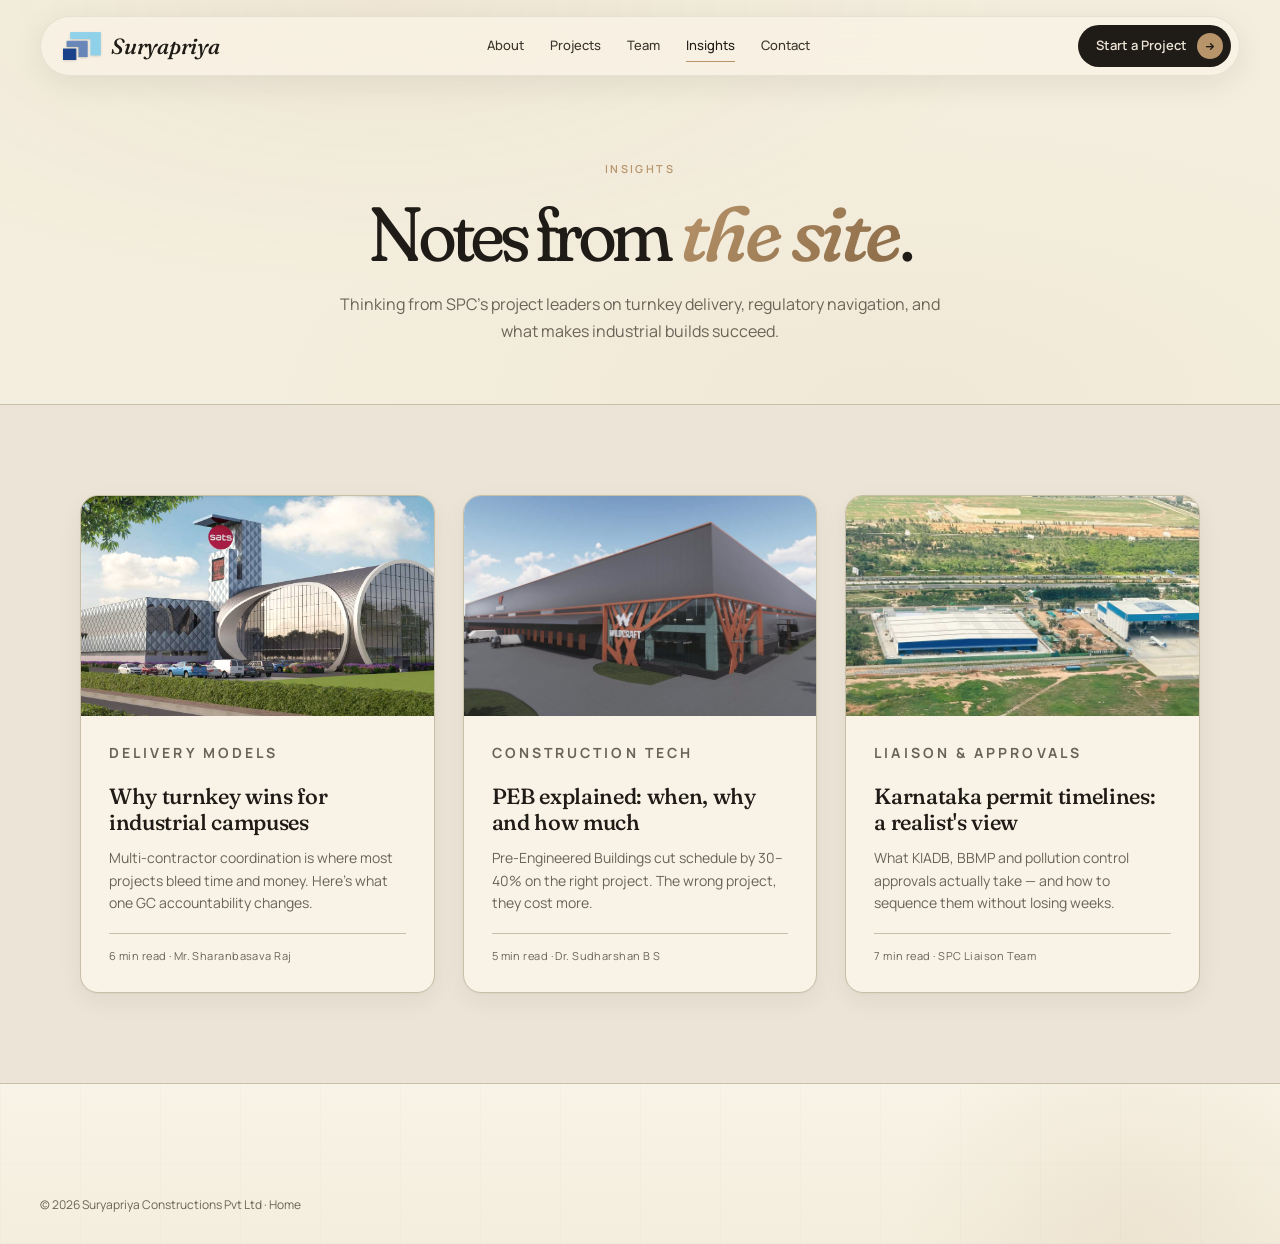
<file: blog/index.html>
<!DOCTYPE html>
<html lang="en">
<head>
  <meta charset="UTF-8" />
  <meta name="viewport" content="width=device-width, initial-scale=1.0" />
  <title>Insights — Suryapriya Constructions</title>
  <meta name="description" content="Construction insights from Suryapriya Constructions — turnkey delivery, PEB, Karnataka permits, and more." />
  <link rel="icon" type="image/x-icon" href="../favicon.ico" />
  <link rel="icon" type="image/svg+xml" href="../favicon.svg" />
  <link rel="icon" type="image/png" sizes="32x32" href="../favicon-32x32.png" />
  <link rel="apple-touch-icon" sizes="180x180" href="../favicon-apple-180.png" />
  <link rel="preconnect" href="https://fonts.googleapis.com" />
  <link rel="preconnect" href="https://fonts.gstatic.com" crossorigin />
  <link href="https://fonts.googleapis.com/css2?family=Fraunces:opsz,wght,SOFT@9..144,300..600,0..100;9..144,300..600,50..100&family=Manrope:wght@400;500;600;700&display=swap" rel="stylesheet" />
  <link rel="stylesheet" href="https://cdnjs.cloudflare.com/ajax/libs/font-awesome/6.5.1/css/all.min.css" />
  <link rel="stylesheet" href="../css/style.css?v=20260522i" />
</head>
<body>

<header class="nav" id="nav">
  <a href="../index.html" class="nav__logo">
    <img src="../images/brand/spc-logo.png" alt="SPC" class="nav__logo-mark" width="42" height="32"/>
    <span>Suryapriya</span>
  </a>
  <nav class="nav__links">
    <a href="../index.html#about">About</a>
    <a href="../index.html#projects">Projects</a>
    <a href="../index.html#team">Team</a>
    <a href="index.html" class="is-active">Insights</a>
    <a href="../index.html#contact">Contact</a>
  </nav>
  <div class="nav__right">
    <a href="../index.html#contact" class="nav__cta">Start a Project
      <span class="nav__cta-arrow"><i class="fa-solid fa-arrow-right"></i></span>
    </a>
  </div>
</header>

<main>

<section class="blog__hero">
  <div class="blog__hero-inner">
    <p style="font-size:11px; letter-spacing:.22em; text-transform:uppercase; color:var(--accent); font-weight:600; margin-bottom:18px;">Insights</p>
    <h1>Notes from <em>the site</em>.</h1>
    <p>Thinking from SPC's project leaders on turnkey delivery, regulatory navigation, and what makes industrial builds succeed.</p>
  </div>
</section>

<section class="blog__list">

  <a href="why-turnkey.html" class="blog-card">
    <img class="blog-card__img" src="../images/hero/sats.jpg" alt="Why turnkey delivery" />
    <div class="blog-card__body">
      <p class="blog-card__cat">Delivery Models</p>
      <h3>Why turnkey wins for industrial campuses</h3>
      <p>Multi-contractor coordination is where most projects bleed time and money. Here's what one GC accountability changes.</p>
      <div class="blog-card__meta"><span>6 min read</span> · <span>Mr. Sharanbasava Raj</span></div>
    </div>
  </a>

  <a href="peb-explained.html" class="blog-card">
    <img class="blog-card__img" src="../images/hero/wildcraft.jpg" alt="PEB explained" />
    <div class="blog-card__body">
      <p class="blog-card__cat">Construction Tech</p>
      <h3>PEB explained: when, why and how much</h3>
      <p>Pre-Engineered Buildings cut schedule by 30–40% on the right project. The wrong project, they cost more.</p>
      <div class="blog-card__meta"><span>5 min read</span> · <span>Dr. Sudharshan B S</span></div>
    </div>
  </a>

  <a href="karnataka-permits.html" class="blog-card">
    <img class="blog-card__img" src="../images/hero/menzies.jpg" alt="Karnataka permits" />
    <div class="blog-card__body">
      <p class="blog-card__cat">Liaison &amp; Approvals</p>
      <h3>Karnataka permit timelines: a realist's view</h3>
      <p>What KIADB, BBMP and pollution control approvals actually take — and how to sequence them without losing weeks.</p>
      <div class="blog-card__meta"><span>7 min read</span> · <span>SPC Liaison Team</span></div>
    </div>
  </a>

</section>

</main>

<footer class="footer">
  <div class="container">
    <div class="footer__bottom">
      <p>© <span id="year"></span> Suryapriya Constructions Pvt Ltd · <a href="../index.html">Home</a></p>
    </div>
  </div>
</footer>

<script>document.getElementById('year').textContent = new Date().getFullYear();</script>
</body>
</html>
</file>
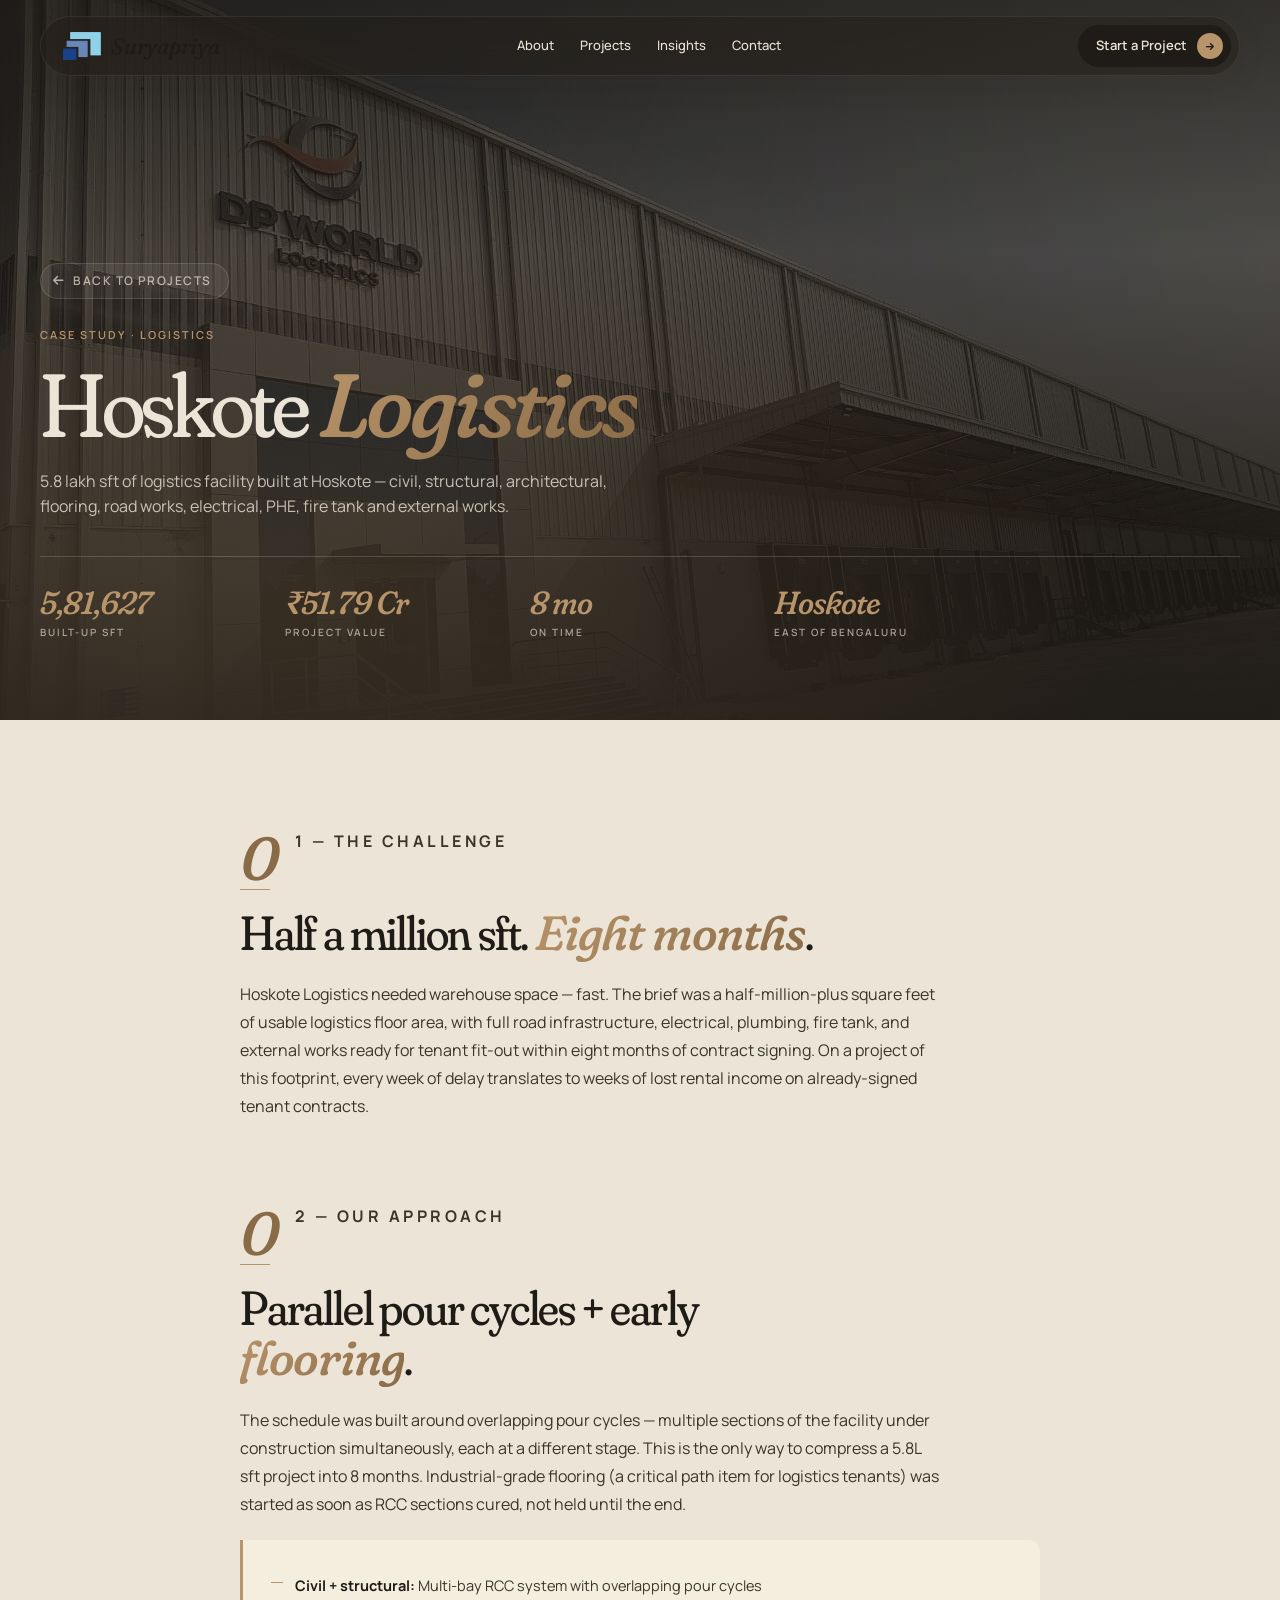
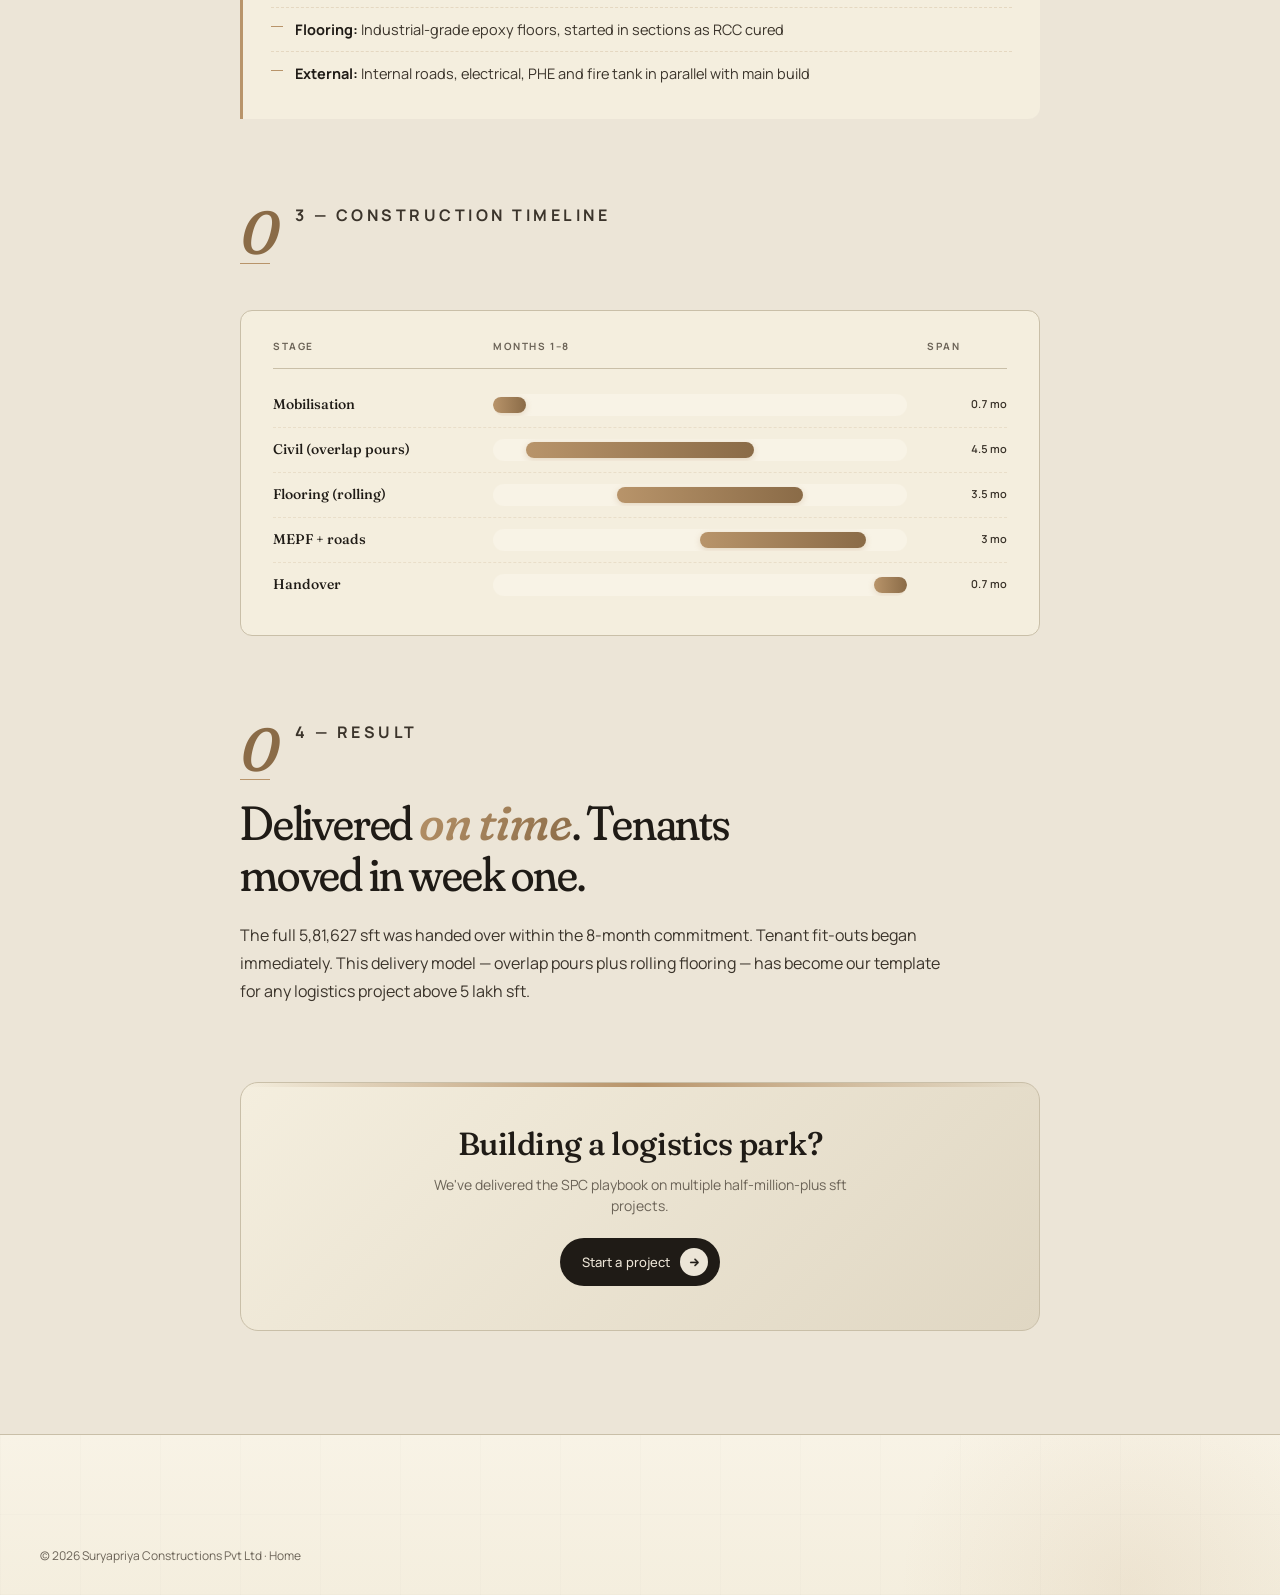
<file: case-study-hoskote.html>
<!DOCTYPE html>
<html lang="en">
<head>
  <meta charset="UTF-8" />
  <meta name="viewport" content="width=device-width, initial-scale=1.0" />
  <title>Hoskote Logistics — Case Study | Suryapriya Constructions</title>
  <meta name="description" content="5,81,627 sft logistics facility delivered in 8 months at Hoskote — civil, structural, architectural, flooring, road and external works." />
  <link rel="icon" type="image/x-icon" href="favicon.ico" />
  <link rel="icon" type="image/svg+xml" href="favicon.svg" />
  <link rel="icon" type="image/png" sizes="32x32" href="favicon-32x32.png" />
  <link rel="apple-touch-icon" sizes="180x180" href="favicon-apple-180.png" />
  <link rel="preconnect" href="https://fonts.googleapis.com" />
  <link rel="preconnect" href="https://fonts.gstatic.com" crossorigin />
  <link href="https://fonts.googleapis.com/css2?family=Fraunces:opsz,wght,SOFT@9..144,300..600,0..100;9..144,300..600,50..100&family=Manrope:wght@400;500;600;700&display=swap" rel="stylesheet" />
  <link rel="stylesheet" href="https://cdnjs.cloudflare.com/ajax/libs/font-awesome/6.5.1/css/all.min.css" />
  <link rel="stylesheet" href="css/style.css?v=20260522i" />
</head>
<body class="cstudy">

<header class="nav" id="nav">
  <a href="index.html" class="nav__logo">
    <img src="images/brand/spc-logo.png" alt="SPC" class="nav__logo-mark" width="42" height="32"/>
    <span>Suryapriya</span>
  </a>
  <nav class="nav__links">
    <a href="index.html#about">About</a><a href="index.html#projects">Projects</a><a href="blog/index.html">Insights</a><a href="index.html#contact">Contact</a>
  </nav>
  <div class="nav__right"><a href="index.html#contact" class="nav__cta">Start a Project<span class="nav__cta-arrow"><i class="fa-solid fa-arrow-right"></i></span></a></div>
</header>

<main>
<section class="cstudy__hero">
  <div class="cstudy__hero-bg"><img src="images/projects/hoskote-logistics-1.jpg" alt="Hoskote Logistics" /></div>
  <div class="cstudy__hero-inner">
    <a href="index.html#projects" class="cstudy__back"><i class="fa-solid fa-arrow-left"></i> Back to projects</a>
    <p style="font-size:11px; letter-spacing:.18em; text-transform:uppercase; color:#B8946A; font-weight:600; margin-bottom:18px;">Case Study · Logistics</p>
    <h1>Hoskote <em>Logistics</em></h1>
    <p style="font-size:16px; max-width:600px; color:rgba(236,229,215,.8); line-height:1.6;">5.8 lakh sft of logistics facility built at Hoskote — civil, structural, architectural, flooring, road works, electrical, PHE, fire tank and external works.</p>
    <div class="cstudy__hero-meta">
      <div><strong>5,81,627</strong><span>Built-up sft</span></div>
      <div><strong>₹51.79 Cr</strong><span>Project value</span></div>
      <div><strong>8 mo</strong><span>On time</span></div>
      <div><strong>Hoskote</strong><span>East of Bengaluru</span></div>
    </div>
  </div>
</section>

<article class="cstudy__body">

  <div class="cstudy__block">
    <p class="cstudy__block-title">01 — The Challenge</p>
    <h2>Half a million sft. <em>Eight months</em>.</h2>
    <p>Hoskote Logistics needed warehouse space — fast. The brief was a half-million-plus square feet of usable logistics floor area, with full road infrastructure, electrical, plumbing, fire tank, and external works ready for tenant fit-out within eight months of contract signing. On a project of this footprint, every week of delay translates to weeks of lost rental income on already-signed tenant contracts.</p>
  </div>

  <div class="cstudy__block">
    <p class="cstudy__block-title">02 — Our Approach</p>
    <h2>Parallel pour cycles + early <em>flooring</em>.</h2>
    <p>The schedule was built around overlapping pour cycles — multiple sections of the facility under construction simultaneously, each at a different stage. This is the only way to compress a 5.8L sft project into 8 months. Industrial-grade flooring (a critical path item for logistics tenants) was started as soon as RCC sections cured, not held until the end.</p>
    <ul>
      <li><strong>Civil + structural:</strong> Multi-bay RCC system with overlapping pour cycles</li>
      <li><strong>Flooring:</strong> Industrial-grade epoxy floors, started in sections as RCC cured</li>
      <li><strong>External:</strong> Internal roads, electrical, PHE and fire tank in parallel with main build</li>
    </ul>
  </div>

  <div class="cstudy__block">
    <p class="cstudy__block-title">03 — Construction Timeline</p>
    <div class="mgantt">
      <div class="mgantt__head"><span>Stage</span><span>Months 1–8</span><span>Span</span></div>
      <div class="mgantt__row"><span class="mgantt__label">Mobilisation</span><div class="mgantt__bar-wrap"><div class="mgantt__bar" style="left:0%; width:8%;"></div></div><span class="mgantt__duration">0.7 mo</span></div>
      <div class="mgantt__row"><span class="mgantt__label">Civil (overlap pours)</span><div class="mgantt__bar-wrap"><div class="mgantt__bar" style="left:8%; width:55%;"></div></div><span class="mgantt__duration">4.5 mo</span></div>
      <div class="mgantt__row"><span class="mgantt__label">Flooring (rolling)</span><div class="mgantt__bar-wrap"><div class="mgantt__bar" style="left:30%; width:45%;"></div></div><span class="mgantt__duration">3.5 mo</span></div>
      <div class="mgantt__row"><span class="mgantt__label">MEPF + roads</span><div class="mgantt__bar-wrap"><div class="mgantt__bar" style="left:50%; width:40%;"></div></div><span class="mgantt__duration">3 mo</span></div>
      <div class="mgantt__row"><span class="mgantt__label">Handover</span><div class="mgantt__bar-wrap"><div class="mgantt__bar" style="left:92%; width:8%;"></div></div><span class="mgantt__duration">0.7 mo</span></div>
    </div>
  </div>

  <div class="cstudy__block">
    <p class="cstudy__block-title">04 — Result</p>
    <h2>Delivered <em>on time</em>. Tenants moved in week one.</h2>
    <p>The full 5,81,627 sft was handed over within the 8-month commitment. Tenant fit-outs began immediately. This delivery model — overlap pours plus rolling flooring — has become our template for any logistics project above 5 lakh sft.</p>
  </div>

  <div class="cstudy__cta">
    <h2>Building a logistics park?</h2>
    <p>We've delivered the SPC playbook on multiple half-million-plus sft projects.</p>
    <a href="index.html#contact" class="pill">Start a project <span class="pill__arrow"><i class="fa-solid fa-arrow-right"></i></span></a>
  </div>

</article>
</main>

<footer class="footer"><div class="container"><div class="footer__bottom"><p>© <span id="year"></span> Suryapriya Constructions Pvt Ltd · <a href="index.html">Home</a></p></div></div></footer>
<script>document.getElementById('year').textContent = new Date().getFullYear();</script>
</body>
</html>
</file>
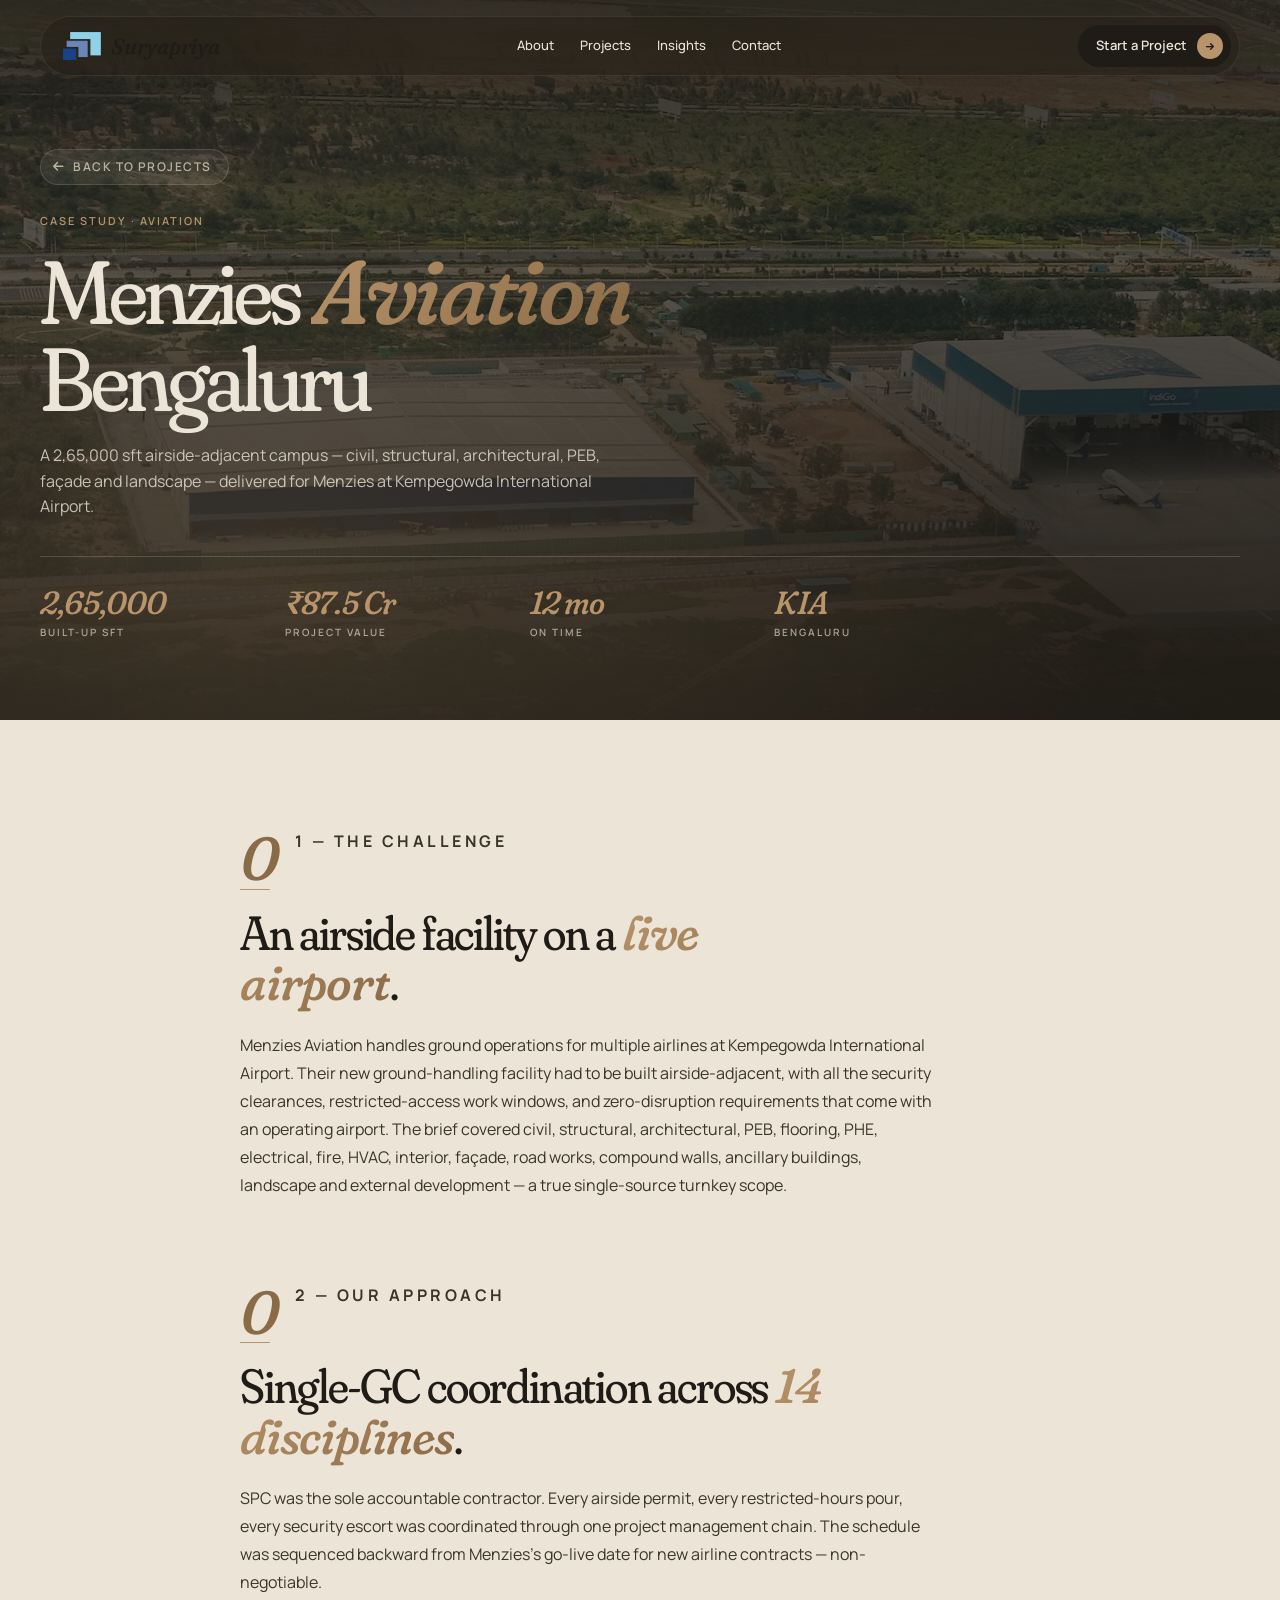
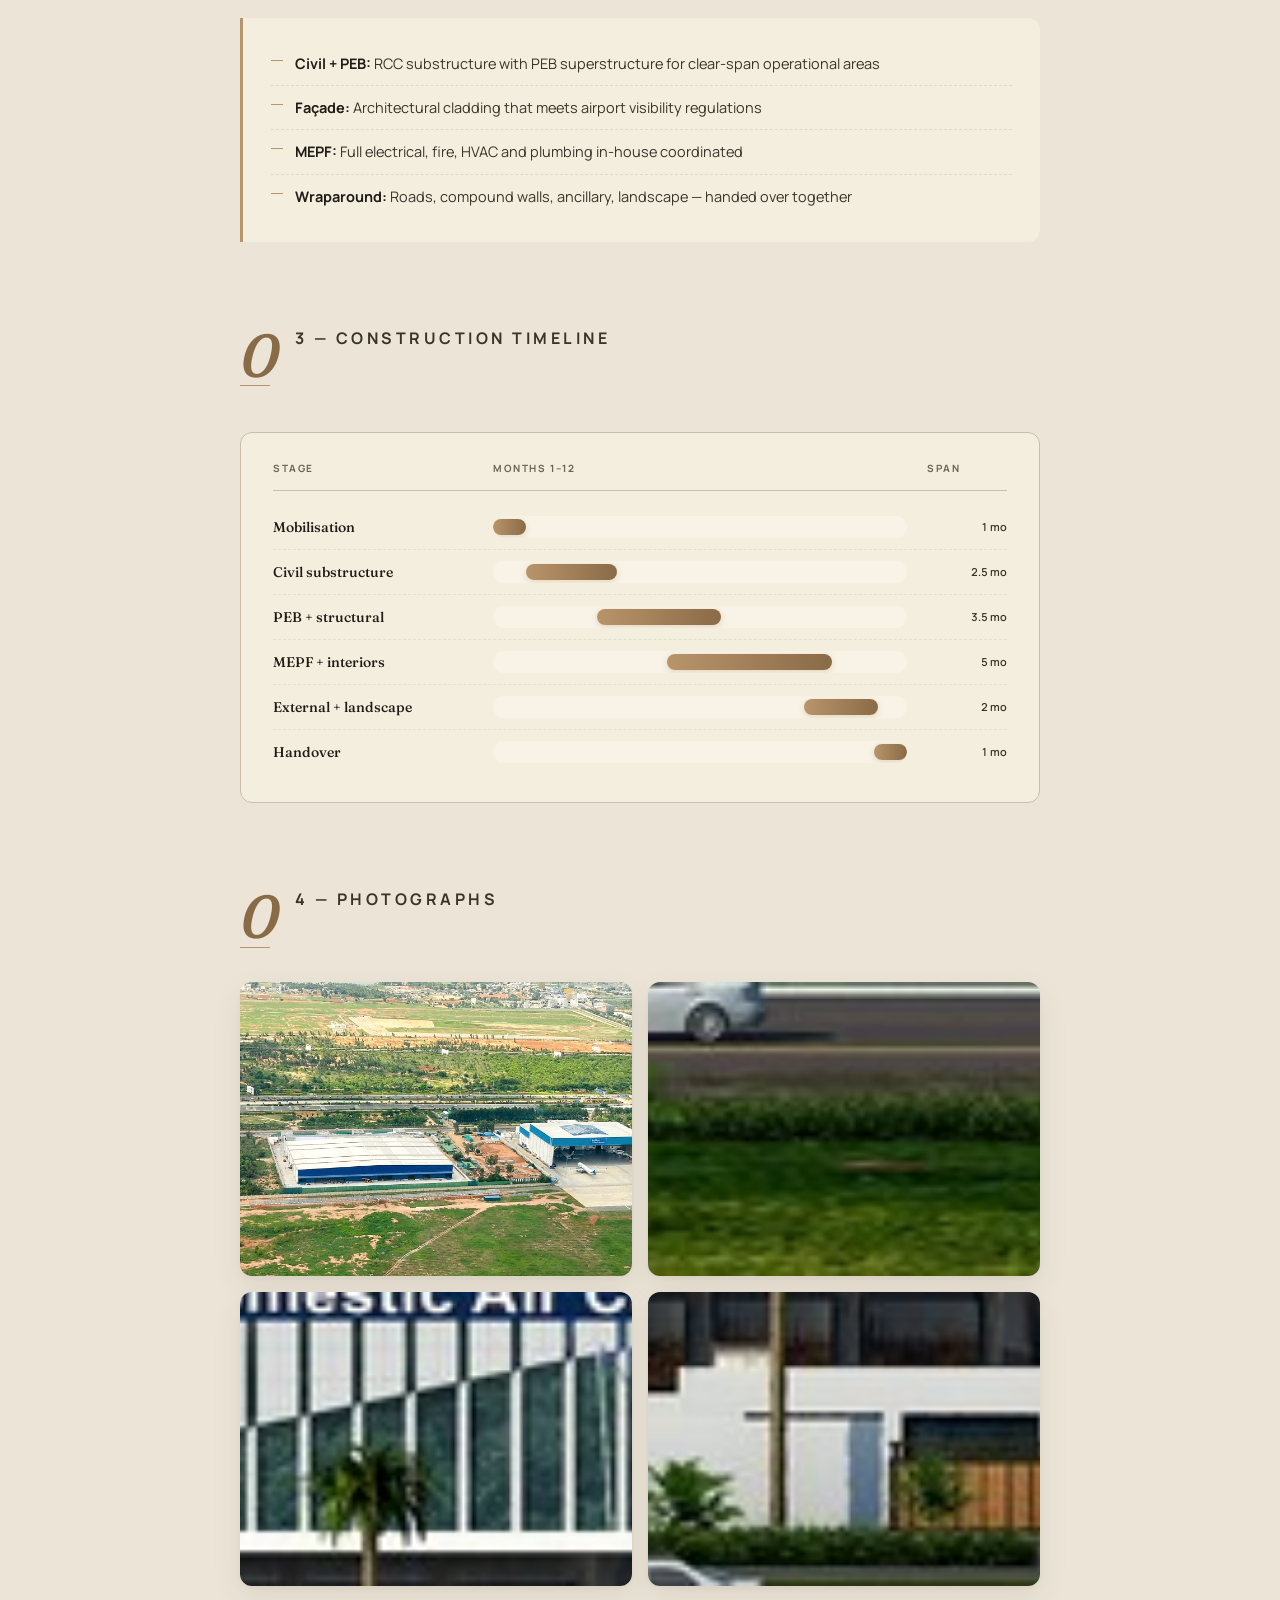
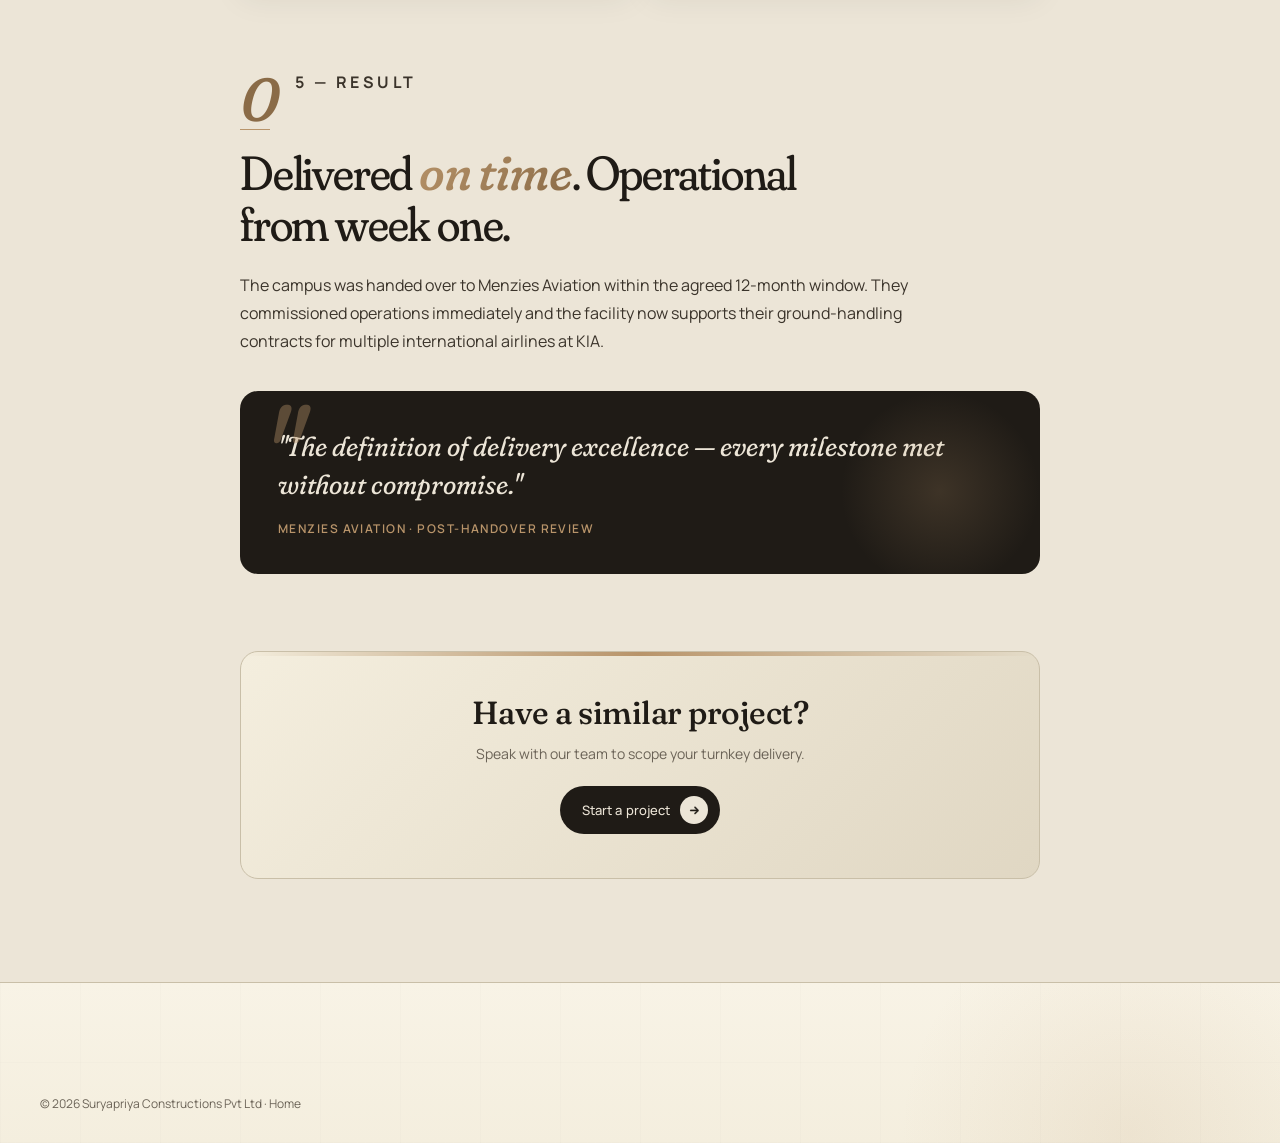
<file: case-study-menzies.html>
<!DOCTYPE html>
<html lang="en">
<head>
  <meta charset="UTF-8" />
  <meta name="viewport" content="width=device-width, initial-scale=1.0" />
  <title>Menzies Aviation Bengaluru — Case Study | Suryapriya Constructions</title>
  <meta name="description" content="2,65,000 sft of civil, structural, façade and landscape work for Menzies Aviation at KIA Bengaluru — delivered in 12 months on time." />
  <link rel="icon" type="image/x-icon" href="favicon.ico" />
  <link rel="icon" type="image/svg+xml" href="favicon.svg" />
  <link rel="icon" type="image/png" sizes="32x32" href="favicon-32x32.png" />
  <link rel="apple-touch-icon" sizes="180x180" href="favicon-apple-180.png" />
  <link rel="preconnect" href="https://fonts.googleapis.com" />
  <link rel="preconnect" href="https://fonts.gstatic.com" crossorigin />
  <link href="https://fonts.googleapis.com/css2?family=Fraunces:opsz,wght,SOFT@9..144,300..600,0..100;9..144,300..600,50..100&family=Manrope:wght@400;500;600;700&display=swap" rel="stylesheet" />
  <link rel="stylesheet" href="https://cdnjs.cloudflare.com/ajax/libs/font-awesome/6.5.1/css/all.min.css" />
  <link rel="stylesheet" href="css/style.css?v=20260522i" />
</head>
<body class="cstudy">

<header class="nav" id="nav">
  <a href="index.html" class="nav__logo">
    <img src="images/brand/spc-logo.png" alt="SPC" class="nav__logo-mark" width="42" height="32"/>
    <span>Suryapriya</span>
  </a>
  <nav class="nav__links">
    <a href="index.html#about">About</a>
    <a href="index.html#projects">Projects</a>
    <a href="blog/index.html">Insights</a>
    <a href="index.html#contact">Contact</a>
  </nav>
  <div class="nav__right">
    <a href="index.html#contact" class="nav__cta">Start a Project<span class="nav__cta-arrow"><i class="fa-solid fa-arrow-right"></i></span></a>
  </div>
</header>

<main>

<section class="cstudy__hero">
  <div class="cstudy__hero-bg"><img src="images/hero/menzies.jpg" alt="Menzies Aviation facility" /></div>
  <div class="cstudy__hero-inner">
    <a href="index.html#projects" class="cstudy__back"><i class="fa-solid fa-arrow-left"></i> Back to projects</a>
    <p style="font-size:11px; letter-spacing:.18em; text-transform:uppercase; color:#B8946A; font-weight:600; margin-bottom:18px;">Case Study · Aviation</p>
    <h1>Menzies <em>Aviation</em> Bengaluru</h1>
    <p style="font-size:16px; max-width:600px; color:rgba(236,229,215,.8); line-height:1.6;">A 2,65,000 sft airside-adjacent campus — civil, structural, architectural, PEB, façade and landscape — delivered for Menzies at Kempegowda International Airport.</p>
    <div class="cstudy__hero-meta">
      <div><strong>2,65,000</strong><span>Built-up sft</span></div>
      <div><strong>₹87.5 Cr</strong><span>Project value</span></div>
      <div><strong>12 mo</strong><span>On time</span></div>
      <div><strong>KIA</strong><span>Bengaluru</span></div>
    </div>
  </div>
</section>

<article class="cstudy__body">

  <div class="cstudy__block">
    <p class="cstudy__block-title">01 — The Challenge</p>
    <h2>An airside facility on a <em>live airport</em>.</h2>
    <p>Menzies Aviation handles ground operations for multiple airlines at Kempegowda International Airport. Their new ground-handling facility had to be built airside-adjacent, with all the security clearances, restricted-access work windows, and zero-disruption requirements that come with an operating airport. The brief covered civil, structural, architectural, PEB, flooring, PHE, electrical, fire, HVAC, interior, façade, road works, compound walls, ancillary buildings, landscape and external development — a true single-source turnkey scope.</p>
  </div>

  <div class="cstudy__block">
    <p class="cstudy__block-title">02 — Our Approach</p>
    <h2>Single-GC coordination across <em>14 disciplines</em>.</h2>
    <p>SPC was the sole accountable contractor. Every airside permit, every restricted-hours pour, every security escort was coordinated through one project management chain. The schedule was sequenced backward from Menzies's go-live date for new airline contracts — non-negotiable.</p>
    <ul>
      <li><strong>Civil + PEB:</strong> RCC substructure with PEB superstructure for clear-span operational areas</li>
      <li><strong>Façade:</strong> Architectural cladding that meets airport visibility regulations</li>
      <li><strong>MEPF:</strong> Full electrical, fire, HVAC and plumbing in-house coordinated</li>
      <li><strong>Wraparound:</strong> Roads, compound walls, ancillary, landscape — handed over together</li>
    </ul>
  </div>

  <div class="cstudy__block">
    <p class="cstudy__block-title">03 — Construction Timeline</p>
    <div class="mgantt">
      <div class="mgantt__head"><span>Stage</span><span>Months 1–12</span><span>Span</span></div>
      <div class="mgantt__row"><span class="mgantt__label">Mobilisation</span><div class="mgantt__bar-wrap"><div class="mgantt__bar" style="left:0%; width:8%;"></div></div><span class="mgantt__duration">1 mo</span></div>
      <div class="mgantt__row"><span class="mgantt__label">Civil substructure</span><div class="mgantt__bar-wrap"><div class="mgantt__bar" style="left:8%; width:22%;"></div></div><span class="mgantt__duration">2.5 mo</span></div>
      <div class="mgantt__row"><span class="mgantt__label">PEB + structural</span><div class="mgantt__bar-wrap"><div class="mgantt__bar" style="left:25%; width:30%;"></div></div><span class="mgantt__duration">3.5 mo</span></div>
      <div class="mgantt__row"><span class="mgantt__label">MEPF + interiors</span><div class="mgantt__bar-wrap"><div class="mgantt__bar" style="left:42%; width:40%;"></div></div><span class="mgantt__duration">5 mo</span></div>
      <div class="mgantt__row"><span class="mgantt__label">External + landscape</span><div class="mgantt__bar-wrap"><div class="mgantt__bar" style="left:75%; width:18%;"></div></div><span class="mgantt__duration">2 mo</span></div>
      <div class="mgantt__row"><span class="mgantt__label">Handover</span><div class="mgantt__bar-wrap"><div class="mgantt__bar" style="left:92%; width:8%;"></div></div><span class="mgantt__duration">1 mo</span></div>
    </div>
  </div>

  <div class="cstudy__block">
    <p class="cstudy__block-title">04 — Photographs</p>
    <div class="cstudy__gallery">
      <img src="images/projects/menzies-aviation-1.jpg" alt="Menzies view 1" />
      <img src="images/projects/menzies-aviation-2.jpg" alt="Menzies view 2" />
      <img src="images/projects/menzies-aviation-3.jpg" alt="Menzies view 3" />
      <img src="images/projects/menzies-aviation-4.jpg" alt="Menzies view 4" />
    </div>
  </div>

  <div class="cstudy__block">
    <p class="cstudy__block-title">05 — Result</p>
    <h2>Delivered <em>on time</em>. Operational from week one.</h2>
    <p>The campus was handed over to Menzies Aviation within the agreed 12-month window. They commissioned operations immediately and the facility now supports their ground-handling contracts for multiple international airlines at KIA.</p>
    <blockquote class="cstudy__quote">"The definition of delivery excellence — every milestone met without compromise."<cite>Menzies Aviation · post-handover review</cite></blockquote>
  </div>

  <div class="cstudy__cta">
    <h2>Have a similar project?</h2>
    <p>Speak with our team to scope your turnkey delivery.</p>
    <a href="index.html#contact" class="pill">Start a project <span class="pill__arrow"><i class="fa-solid fa-arrow-right"></i></span></a>
  </div>

</article>
</main>

<footer class="footer">
  <div class="container"><div class="footer__bottom"><p>© <span id="year"></span> Suryapriya Constructions Pvt Ltd · <a href="index.html">Home</a></p></div></div>
</footer>

<script>document.getElementById('year').textContent = new Date().getFullYear();</script>
</body>
</html>
</file>
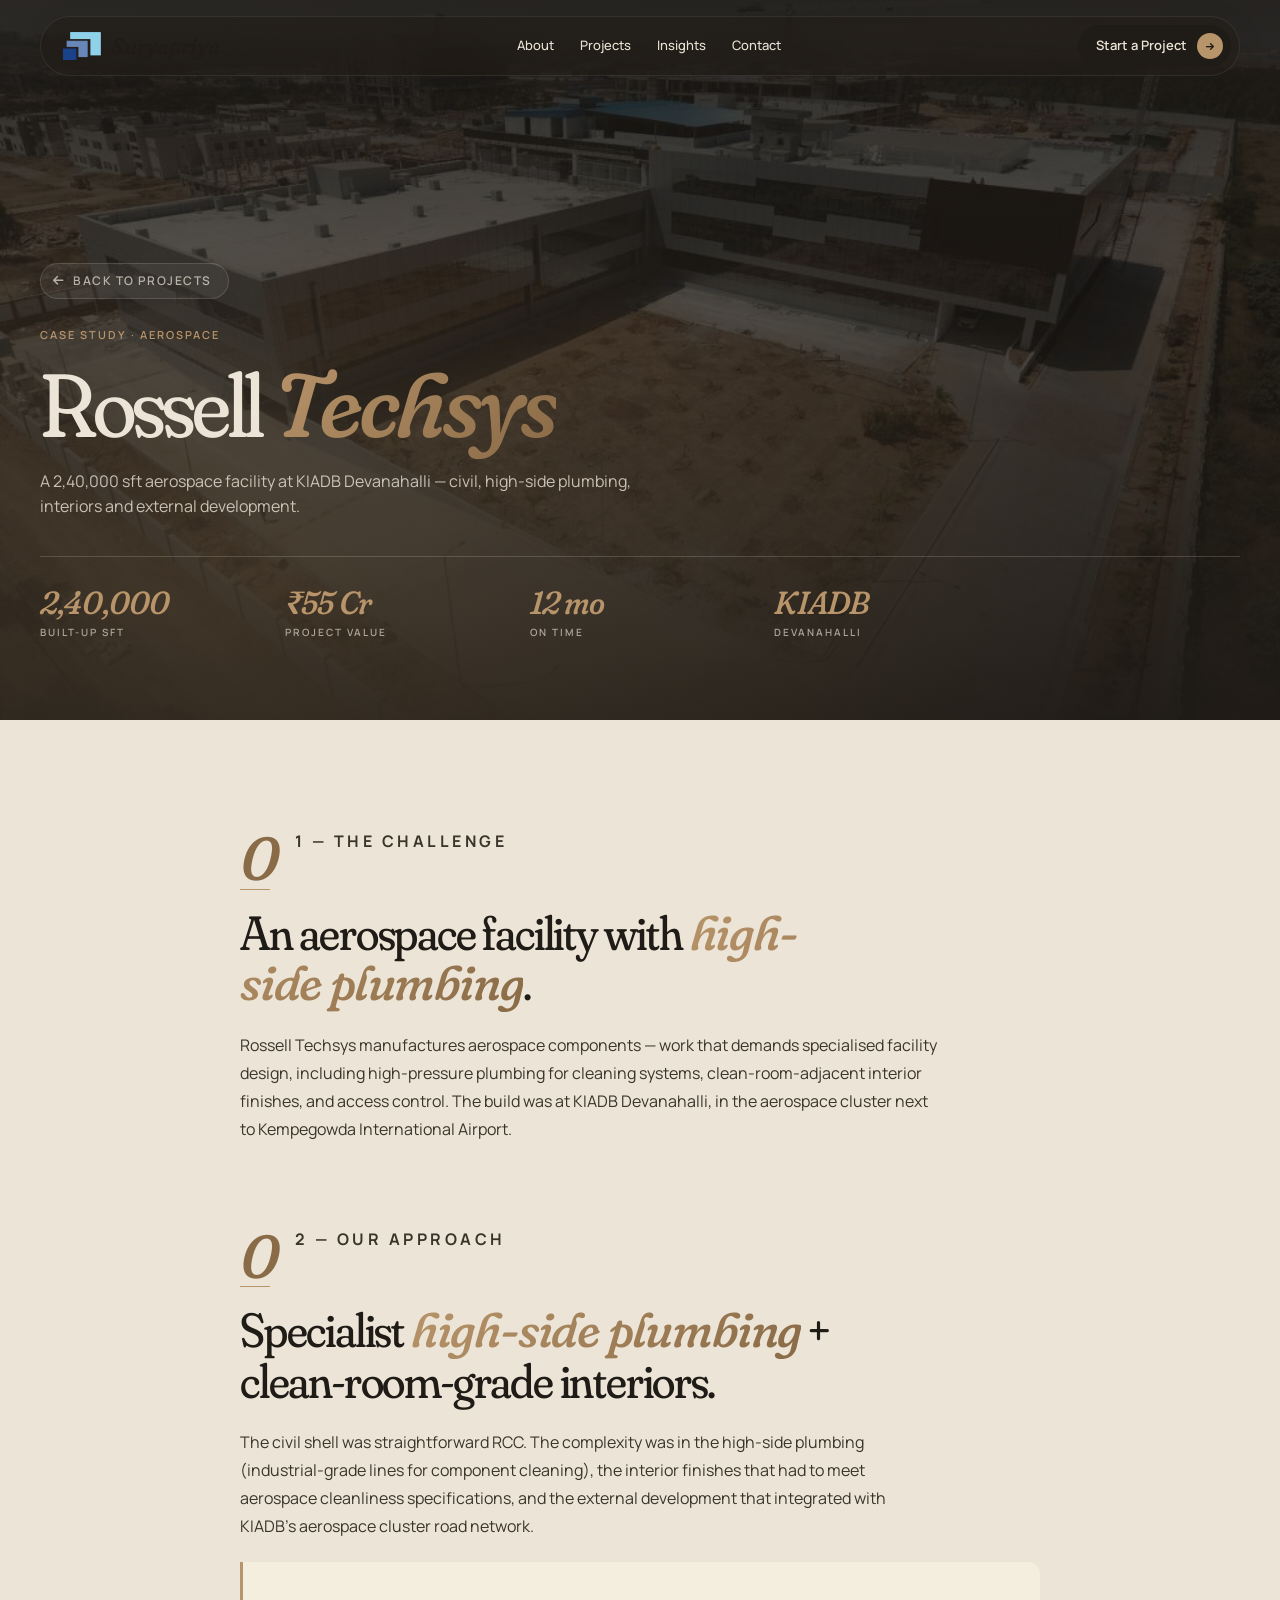
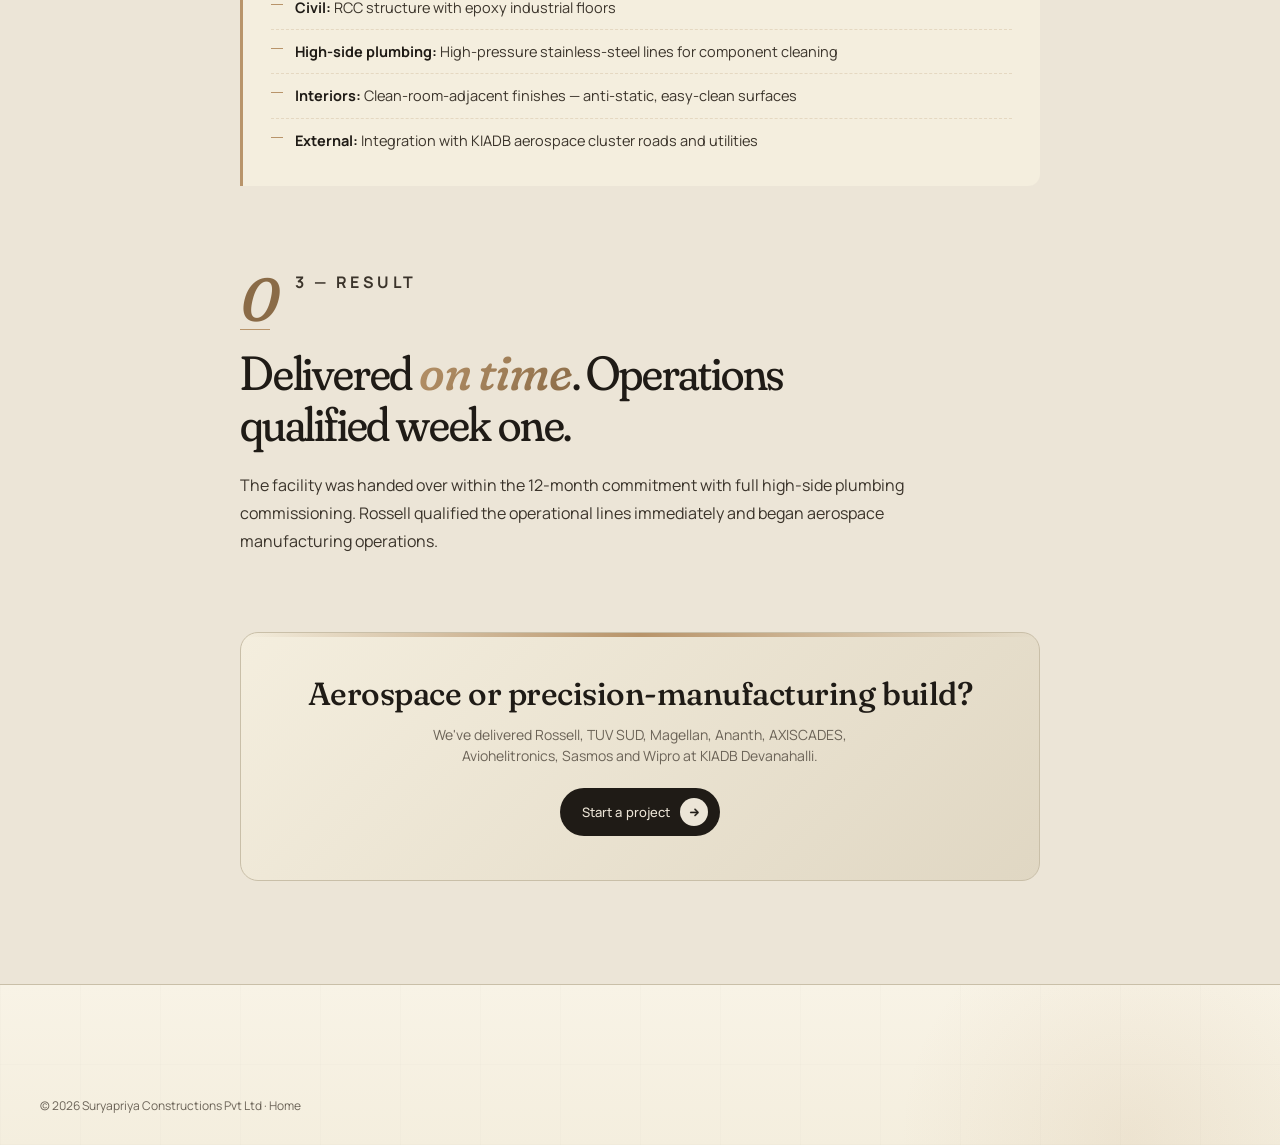
<file: case-study-rossell.html>
<!DOCTYPE html>
<html lang="en">
<head>
  <meta charset="UTF-8" />
  <meta name="viewport" content="width=device-width, initial-scale=1.0" />
  <title>Rossell Techsys — Case Study | Suryapriya Constructions</title>
  <meta name="description" content="2,40,000 sft aerospace facility for Rossell Techsys at KIADB Devanahalli — civil, high-side plumbing, interiors and external development. Delivered in 12 months on time." />
  <link rel="icon" type="image/x-icon" href="favicon.ico" />
  <link rel="icon" type="image/svg+xml" href="favicon.svg" />
  <link rel="icon" type="image/png" sizes="32x32" href="favicon-32x32.png" />
  <link rel="apple-touch-icon" sizes="180x180" href="favicon-apple-180.png" />
  <link rel="preconnect" href="https://fonts.googleapis.com" /><link rel="preconnect" href="https://fonts.gstatic.com" crossorigin />
  <link href="https://fonts.googleapis.com/css2?family=Fraunces:opsz,wght,SOFT@9..144,300..600,0..100;9..144,300..600,50..100&family=Manrope:wght@400;500;600;700&display=swap" rel="stylesheet" />
  <link rel="stylesheet" href="https://cdnjs.cloudflare.com/ajax/libs/font-awesome/6.5.1/css/all.min.css" />
  <link rel="stylesheet" href="css/style.css?v=20260522i" />
</head>
<body class="cstudy">

<header class="nav" id="nav">
  <a href="index.html" class="nav__logo">
    <img src="images/brand/spc-logo.png" alt="SPC" class="nav__logo-mark" width="42" height="32"/>
    <span>Suryapriya</span>
  </a>
  <nav class="nav__links"><a href="index.html#about">About</a><a href="index.html#projects">Projects</a><a href="blog/index.html">Insights</a><a href="index.html#contact">Contact</a></nav>
  <div class="nav__right"><a href="index.html#contact" class="nav__cta">Start a Project<span class="nav__cta-arrow"><i class="fa-solid fa-arrow-right"></i></span></a></div>
</header>

<main>
<section class="cstudy__hero">
  <div class="cstudy__hero-bg"><img src="images/hero/rossell.jpg" alt="Rossell Techsys aerospace facility" /></div>
  <div class="cstudy__hero-inner">
    <a href="index.html#projects" class="cstudy__back"><i class="fa-solid fa-arrow-left"></i> Back to projects</a>
    <p style="font-size:11px; letter-spacing:.18em; text-transform:uppercase; color:#B8946A; font-weight:600; margin-bottom:18px;">Case Study · Aerospace</p>
    <h1>Rossell <em>Techsys</em></h1>
    <p style="font-size:16px; max-width:600px; color:rgba(236,229,215,.8); line-height:1.6;">A 2,40,000 sft aerospace facility at KIADB Devanahalli — civil, high-side plumbing, interiors and external development.</p>
    <div class="cstudy__hero-meta">
      <div><strong>2,40,000</strong><span>Built-up sft</span></div>
      <div><strong>₹55 Cr</strong><span>Project value</span></div>
      <div><strong>12 mo</strong><span>On time</span></div>
      <div><strong>KIADB</strong><span>Devanahalli</span></div>
    </div>
  </div>
</section>

<article class="cstudy__body">

  <div class="cstudy__block">
    <p class="cstudy__block-title">01 — The Challenge</p>
    <h2>An aerospace facility with <em>high-side plumbing</em>.</h2>
    <p>Rossell Techsys manufactures aerospace components — work that demands specialised facility design, including high-pressure plumbing for cleaning systems, clean-room-adjacent interior finishes, and access control. The build was at KIADB Devanahalli, in the aerospace cluster next to Kempegowda International Airport.</p>
  </div>

  <div class="cstudy__block">
    <p class="cstudy__block-title">02 — Our Approach</p>
    <h2>Specialist <em>high-side plumbing</em> + clean-room-grade interiors.</h2>
    <p>The civil shell was straightforward RCC. The complexity was in the high-side plumbing (industrial-grade lines for component cleaning), the interior finishes that had to meet aerospace cleanliness specifications, and the external development that integrated with KIADB's aerospace cluster road network.</p>
    <ul>
      <li><strong>Civil:</strong> RCC structure with epoxy industrial floors</li>
      <li><strong>High-side plumbing:</strong> High-pressure stainless-steel lines for component cleaning</li>
      <li><strong>Interiors:</strong> Clean-room-adjacent finishes — anti-static, easy-clean surfaces</li>
      <li><strong>External:</strong> Integration with KIADB aerospace cluster roads and utilities</li>
    </ul>
  </div>

  <div class="cstudy__block">
    <p class="cstudy__block-title">03 — Result</p>
    <h2>Delivered <em>on time</em>. Operations qualified week one.</h2>
    <p>The facility was handed over within the 12-month commitment with full high-side plumbing commissioning. Rossell qualified the operational lines immediately and began aerospace manufacturing operations.</p>
  </div>

  <div class="cstudy__cta">
    <h2>Aerospace or precision-manufacturing build?</h2>
    <p>We've delivered Rossell, TUV SUD, Magellan, Ananth, AXISCADES, Aviohelitronics, Sasmos and Wipro at KIADB Devanahalli.</p>
    <a href="index.html#contact" class="pill">Start a project <span class="pill__arrow"><i class="fa-solid fa-arrow-right"></i></span></a>
  </div>

</article>
</main>

<footer class="footer"><div class="container"><div class="footer__bottom"><p>© <span id="year"></span> Suryapriya Constructions Pvt Ltd · <a href="index.html">Home</a></p></div></div></footer>
<script>document.getElementById('year').textContent = new Date().getFullYear();</script>
</body>
</html>
</file>
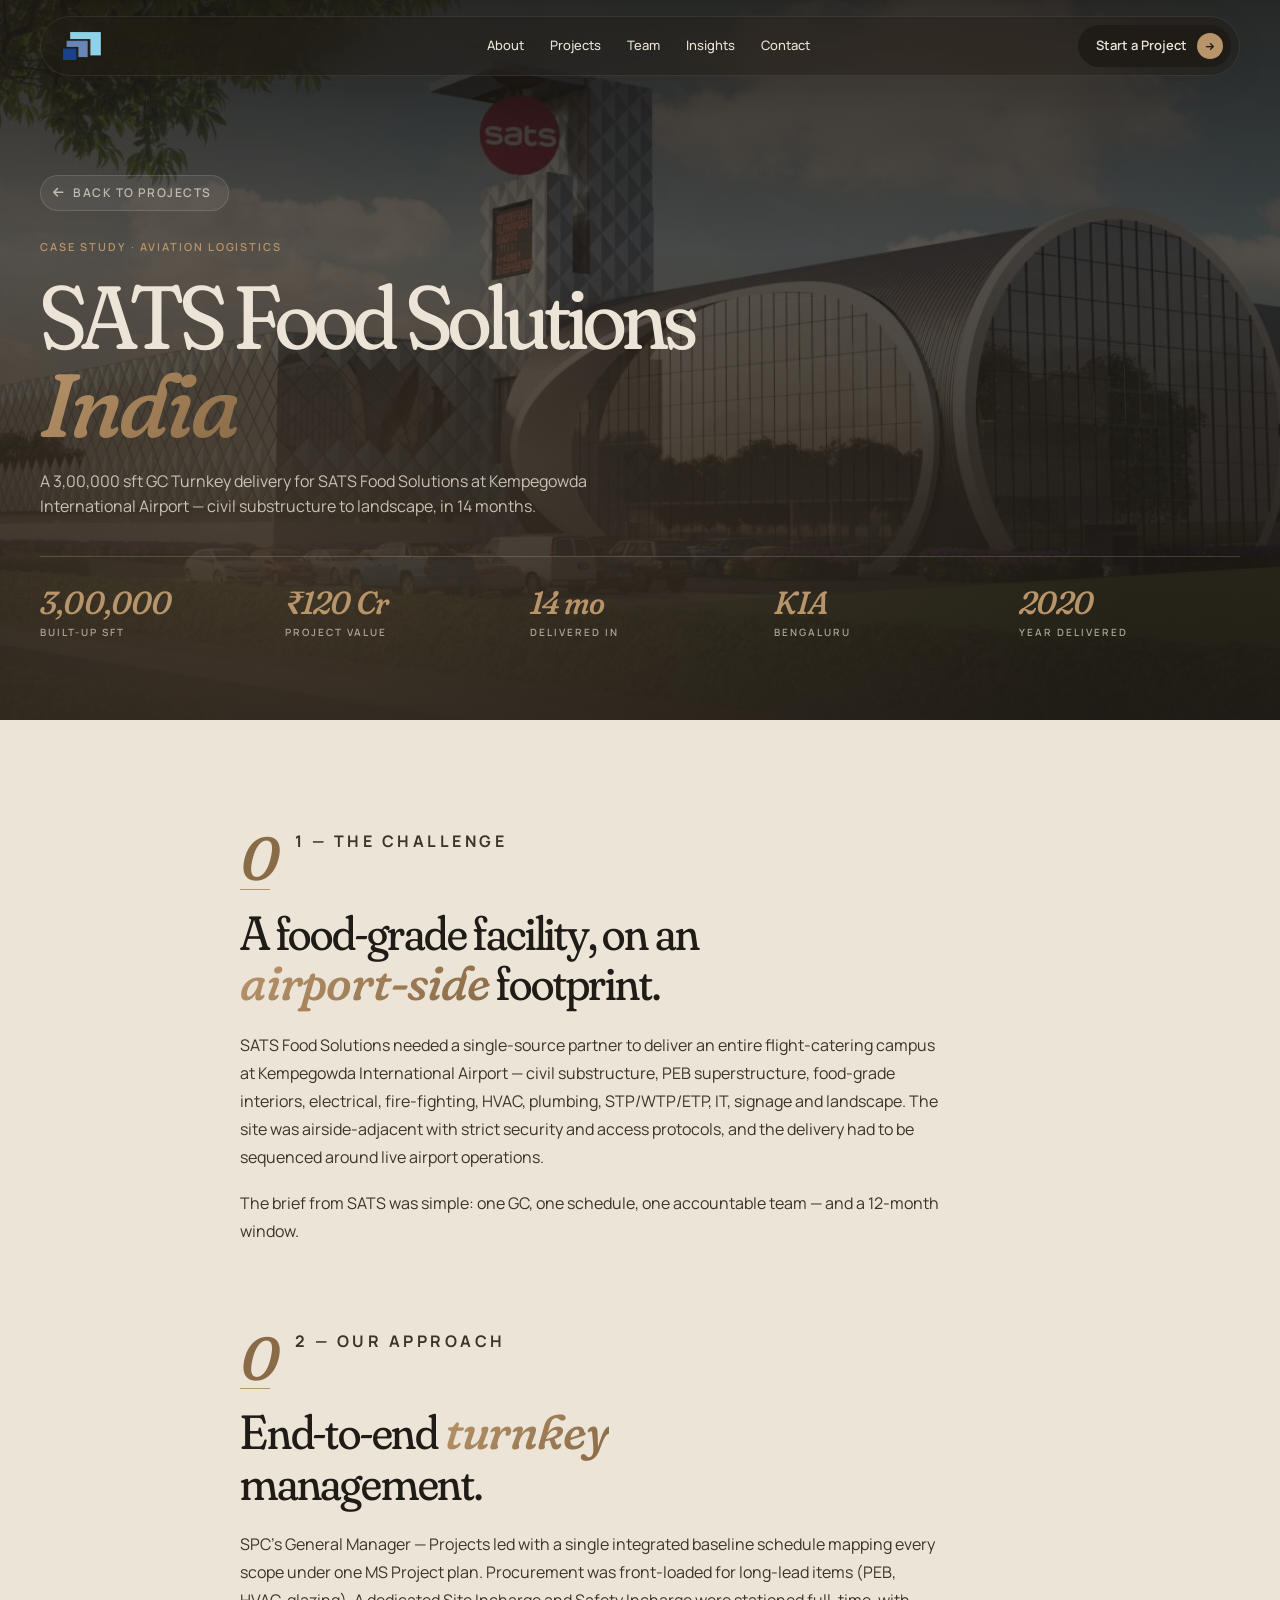
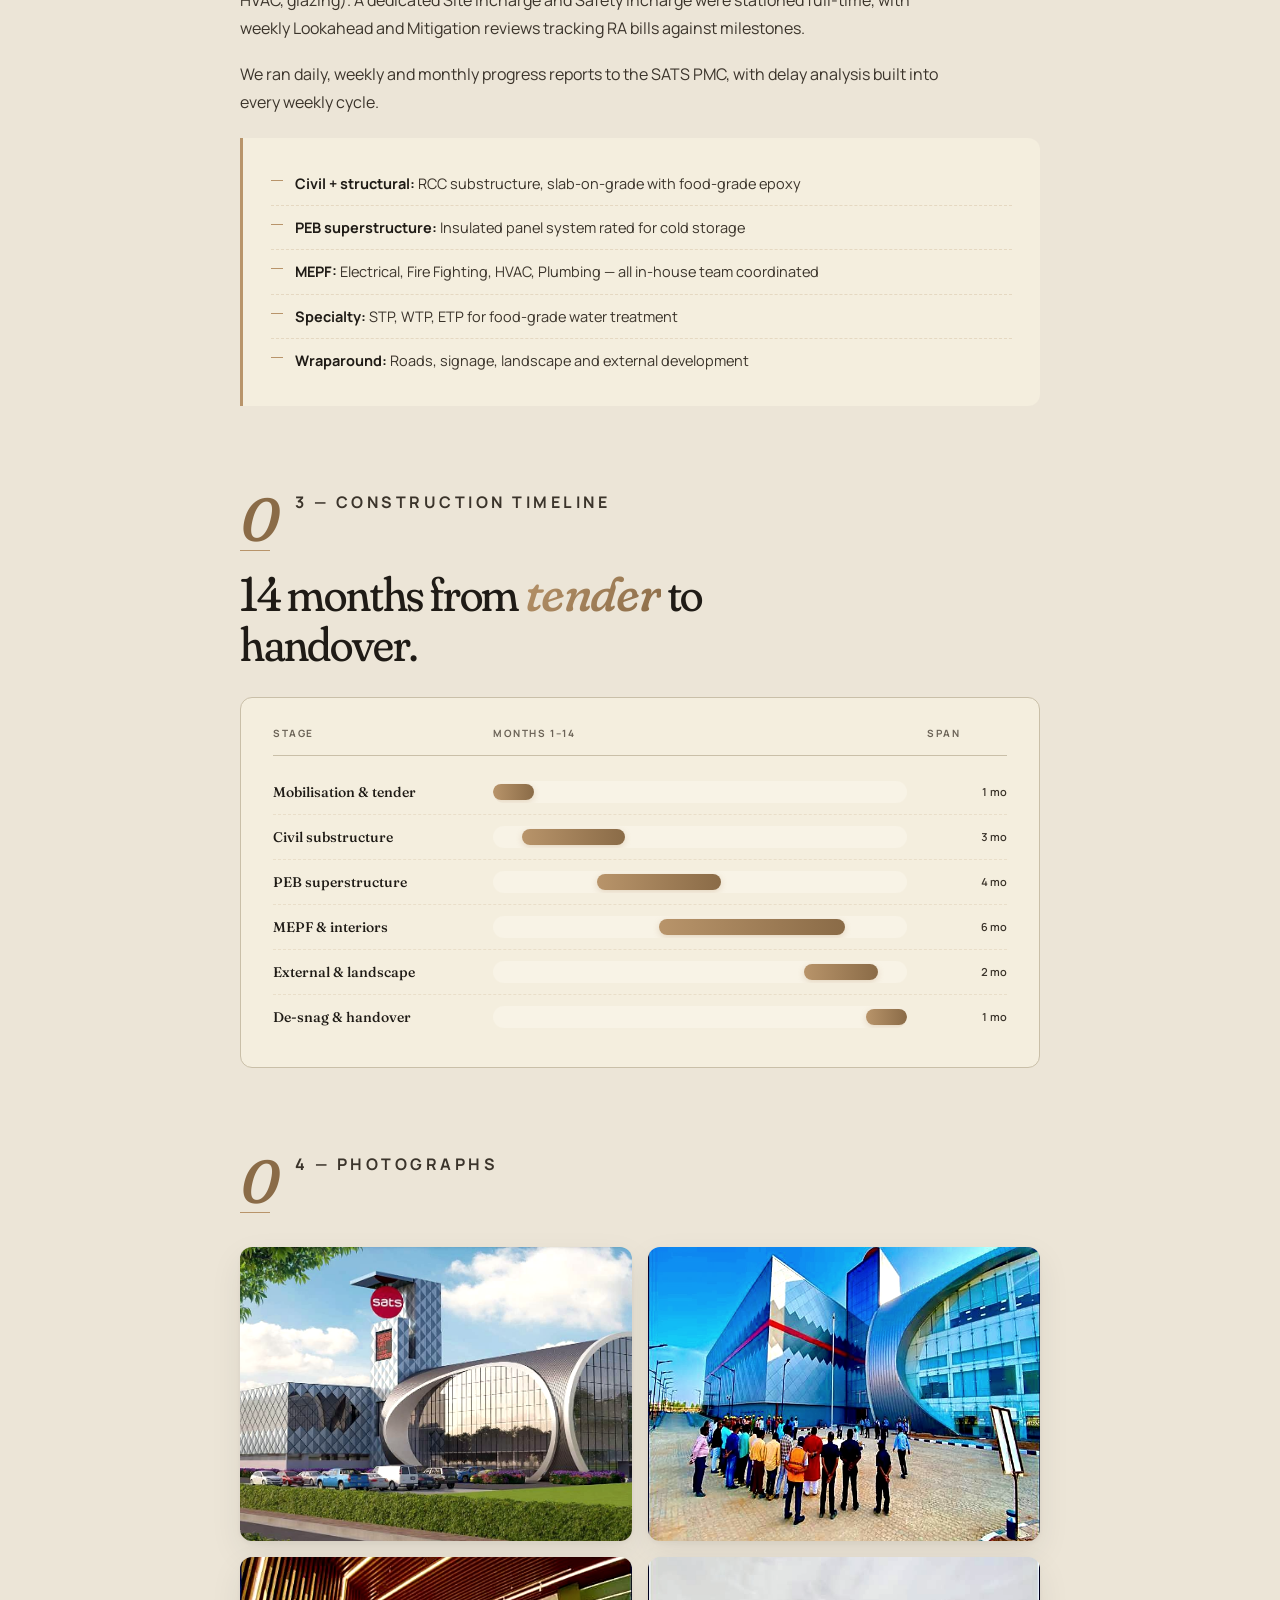
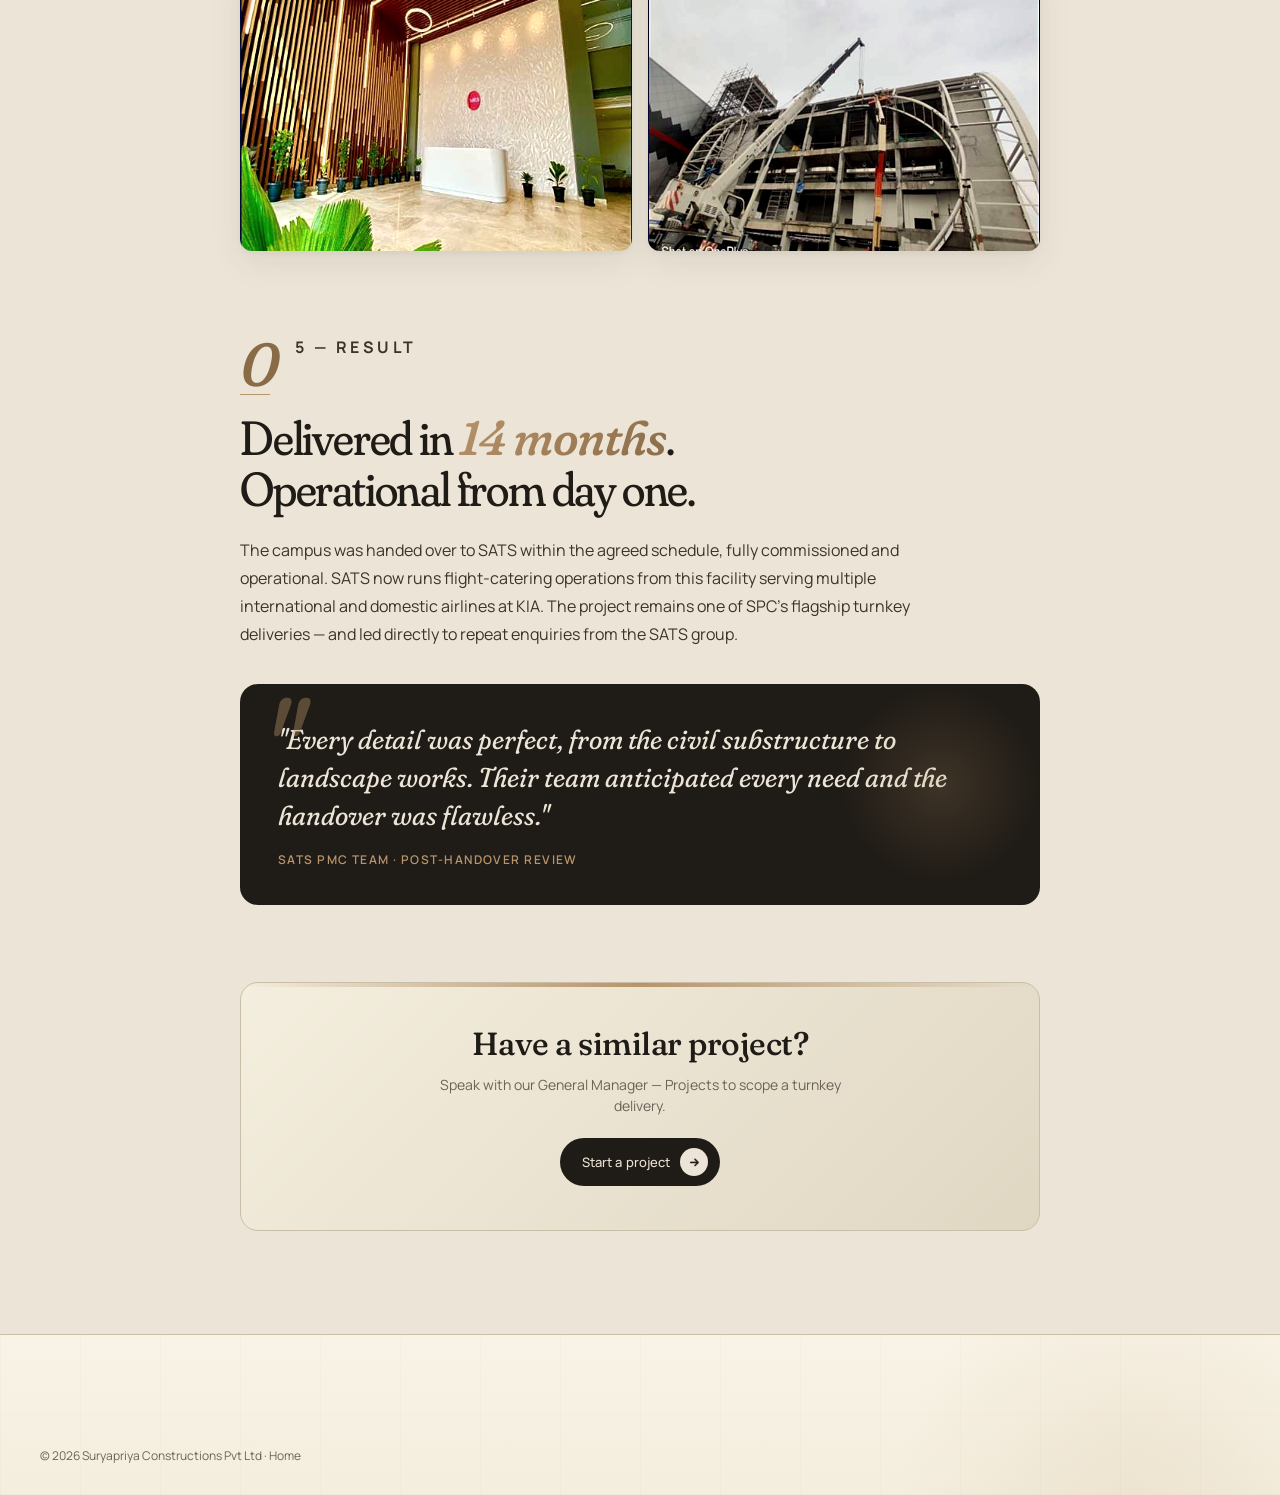
<file: case-study-sats.html>
<!DOCTYPE html>
<html lang="en">
<head>
  <meta charset="UTF-8" />
  <meta name="viewport" content="width=device-width, initial-scale=1.0" />
  <title>SATS Food Solutions India — Case Study | Suryapriya Constructions</title>
  <meta name="description" content="A ₹120 Cr, 3,00,000 sft GC Turnkey delivery for SATS Food Solutions at Kempegowda International Airport — completed by Suryapriya Constructions." />
  <link rel="icon" type="image/x-icon" href="favicon.ico" />
  <link rel="icon" type="image/svg+xml" href="favicon.svg" />
  <link rel="icon" type="image/png" sizes="32x32" href="favicon-32x32.png" />
  <link rel="apple-touch-icon" sizes="180x180" href="favicon-apple-180.png" />
  <link rel="manifest" href="manifest.json" />
  <link rel="preconnect" href="https://fonts.googleapis.com" />
  <link rel="preconnect" href="https://fonts.gstatic.com" crossorigin />
  <link href="https://fonts.googleapis.com/css2?family=Fraunces:opsz,wght,SOFT@9..144,300..600,0..100;9..144,300..600,50..100&family=Manrope:wght@400;500;600;700&display=swap" rel="stylesheet" />
  <link rel="stylesheet" href="https://cdnjs.cloudflare.com/ajax/libs/font-awesome/6.5.1/css/all.min.css" />
  <link rel="stylesheet" href="css/style.css?v=20260522i" />
</head>
<body class="cstudy">

<a href="#main" class="skip-link">Skip to main content</a>

<header class="nav" id="nav">
  <a href="index.html" class="nav__logo">
    <img src="images/brand/spc-logo.png" alt="SPC" class="nav__logo-mark" width="42" height="32"/>
    <span>Suryapriya</span>
  </a>
  <nav class="nav__links" aria-label="Primary">
    <a href="index.html#about">About</a>
    <a href="index.html#projects">Projects</a>
    <a href="index.html#team">Team</a>
    <a href="blog/index.html">Insights</a>
    <a href="index.html#contact">Contact</a>
  </nav>
  <div class="nav__right">
    <a href="index.html#contact" class="nav__cta">Start a Project
      <span class="nav__cta-arrow"><i class="fa-solid fa-arrow-right"></i></span>
    </a>
  </div>
</header>

<main id="main">

<section class="cstudy__hero">
  <div class="cstudy__hero-bg">
    <img src="images/hero/sats.jpg" alt="SATS Food Solutions facility" />
  </div>
  <div class="cstudy__hero-inner">
    <a href="index.html#projects" class="cstudy__back"><i class="fa-solid fa-arrow-left"></i> Back to projects</a>
    <p style="font-size:11px; letter-spacing:.18em; text-transform:uppercase; color:#B8946A; font-weight:600; margin-bottom:18px;">Case Study · Aviation Logistics</p>
    <h1>SATS Food Solutions <em>India</em></h1>
    <p style="font-size:16px; max-width:600px; color:rgba(236,229,215,.8); line-height:1.6;">A 3,00,000 sft GC Turnkey delivery for SATS Food Solutions at Kempegowda International Airport — civil substructure to landscape, in 14 months.</p>
    <div class="cstudy__hero-meta">
      <div><strong>3,00,000</strong><span>Built-up sft</span></div>
      <div><strong>₹120 Cr</strong><span>Project value</span></div>
      <div><strong>14 mo</strong><span>Delivered in</span></div>
      <div><strong>KIA</strong><span>Bengaluru</span></div>
      <div><strong>2020</strong><span>Year delivered</span></div>
    </div>
  </div>
</section>

<article class="cstudy__body">

  <div class="cstudy__block">
    <p class="cstudy__block-title">01 — The Challenge</p>
    <h2>A food-grade facility, on an <em>airport-side</em> footprint.</h2>
    <p>SATS Food Solutions needed a single-source partner to deliver an entire flight-catering campus at Kempegowda International Airport — civil substructure, PEB superstructure, food-grade interiors, electrical, fire-fighting, HVAC, plumbing, STP/WTP/ETP, IT, signage and landscape. The site was airside-adjacent with strict security and access protocols, and the delivery had to be sequenced around live airport operations.</p>
    <p>The brief from SATS was simple: one GC, one schedule, one accountable team — and a 12-month window.</p>
  </div>

  <div class="cstudy__block">
    <p class="cstudy__block-title">02 — Our Approach</p>
    <h2>End-to-end <em>turnkey</em> management.</h2>
    <p>SPC's General Manager — Projects led with a single integrated baseline schedule mapping every scope under one MS Project plan. Procurement was front-loaded for long-lead items (PEB, HVAC, glazing). A dedicated Site Incharge and Safety Incharge were stationed full-time, with weekly Lookahead and Mitigation reviews tracking RA bills against milestones.</p>
    <p>We ran daily, weekly and monthly progress reports to the SATS PMC, with delay analysis built into every weekly cycle.</p>
    <ul>
      <li><strong>Civil + structural:</strong> RCC substructure, slab-on-grade with food-grade epoxy</li>
      <li><strong>PEB superstructure:</strong> Insulated panel system rated for cold storage</li>
      <li><strong>MEPF:</strong> Electrical, Fire Fighting, HVAC, Plumbing — all in-house team coordinated</li>
      <li><strong>Specialty:</strong> STP, WTP, ETP for food-grade water treatment</li>
      <li><strong>Wraparound:</strong> Roads, signage, landscape and external development</li>
    </ul>
  </div>

  <!-- Mini-Gantt -->
  <div class="cstudy__block">
    <p class="cstudy__block-title">03 — Construction Timeline</p>
    <h2>14 months from <em>tender</em> to handover.</h2>
    <div class="mgantt">
      <div class="mgantt__head"><span>Stage</span><span>Months 1–14</span><span>Span</span></div>
      <div class="mgantt__row"><span class="mgantt__label">Mobilisation &amp; tender</span><div class="mgantt__bar-wrap"><div class="mgantt__bar" style="left:0%; width:10%;"></div></div><span class="mgantt__duration">1 mo</span></div>
      <div class="mgantt__row"><span class="mgantt__label">Civil substructure</span><div class="mgantt__bar-wrap"><div class="mgantt__bar" style="left:7%; width:25%;"></div></div><span class="mgantt__duration">3 mo</span></div>
      <div class="mgantt__row"><span class="mgantt__label">PEB superstructure</span><div class="mgantt__bar-wrap"><div class="mgantt__bar" style="left:25%; width:30%;"></div></div><span class="mgantt__duration">4 mo</span></div>
      <div class="mgantt__row"><span class="mgantt__label">MEPF &amp; interiors</span><div class="mgantt__bar-wrap"><div class="mgantt__bar" style="left:40%; width:45%;"></div></div><span class="mgantt__duration">6 mo</span></div>
      <div class="mgantt__row"><span class="mgantt__label">External &amp; landscape</span><div class="mgantt__bar-wrap"><div class="mgantt__bar" style="left:75%; width:18%;"></div></div><span class="mgantt__duration">2 mo</span></div>
      <div class="mgantt__row"><span class="mgantt__label">De-snag &amp; handover</span><div class="mgantt__bar-wrap"><div class="mgantt__bar" style="left:90%; width:10%;"></div></div><span class="mgantt__duration">1 mo</span></div>
    </div>
  </div>

  <div class="cstudy__block">
    <p class="cstudy__block-title">04 — Photographs</p>
    <div class="cstudy__gallery">
      <img src="images/projects/sats-food-1.jpg" alt="SATS render" />
      <img src="images/projects/sats-food-2.jpg" alt="SATS view 2" />
      <img src="images/projects/sats-food-3.jpg" alt="SATS view 3" />
      <img src="images/projects/sats-food-4.jpg" alt="SATS view 4" />
    </div>
  </div>

  <div class="cstudy__block">
    <p class="cstudy__block-title">05 — Result</p>
    <h2>Delivered in <em>14 months</em>. Operational from day one.</h2>
    <p>The campus was handed over to SATS within the agreed schedule, fully commissioned and operational. SATS now runs flight-catering operations from this facility serving multiple international and domestic airlines at KIA. The project remains one of SPC's flagship turnkey deliveries — and led directly to repeat enquiries from the SATS group.</p>
    <blockquote class="cstudy__quote">
      "Every detail was perfect, from the civil substructure to landscape works. Their team anticipated every need and the handover was flawless."
      <cite>SATS PMC team · post-handover review</cite>
    </blockquote>
  </div>

  <div class="cstudy__cta">
    <h2>Have a similar project?</h2>
    <p>Speak with our General Manager — Projects to scope a turnkey delivery.</p>
    <a href="index.html#contact" class="pill">Start a project <span class="pill__arrow"><i class="fa-solid fa-arrow-right"></i></span></a>
  </div>

</article>

</main>

<footer class="footer">
  <div class="container">
    <div class="footer__bottom">
      <p>© <span id="year"></span> Suryapriya Constructions Pvt Ltd · <a href="index.html">Home</a></p>
    </div>
  </div>
</footer>

<script>document.getElementById('year').textContent = new Date().getFullYear();</script>
</body>
</html>
</file>
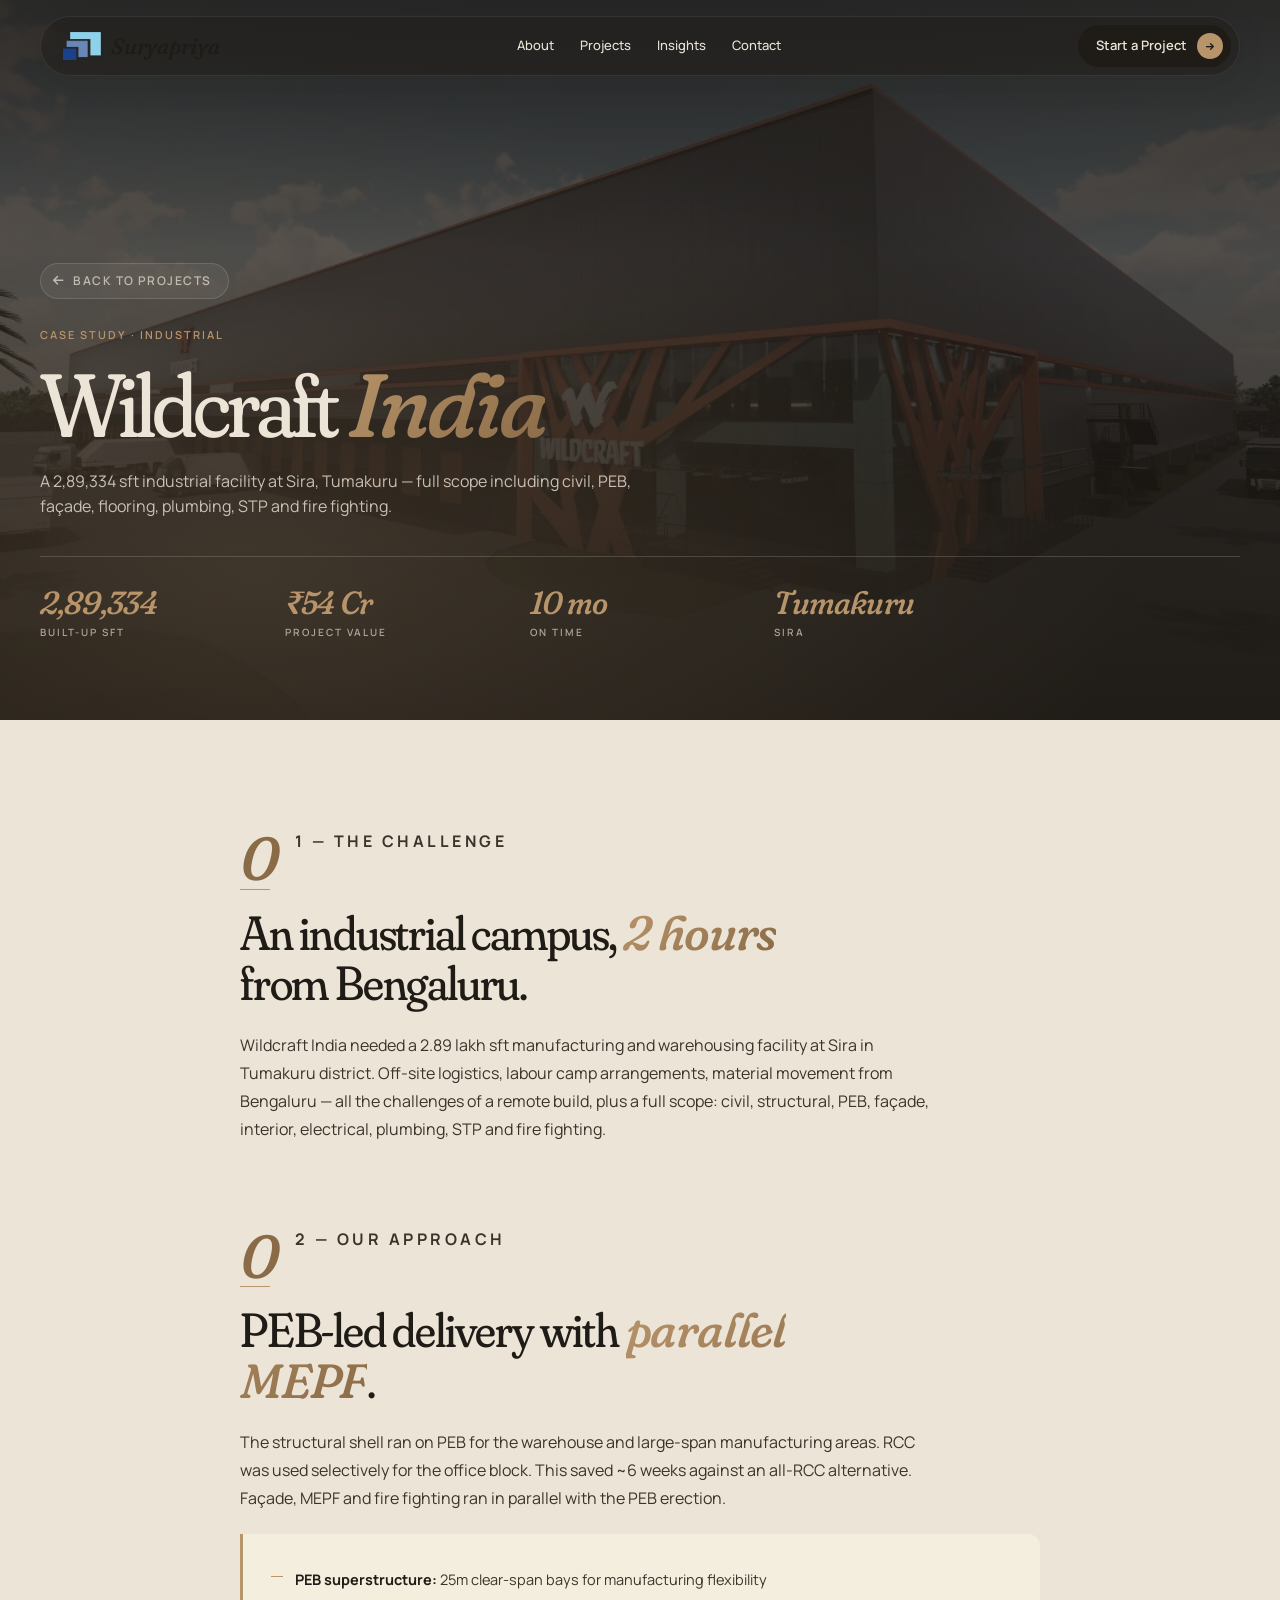
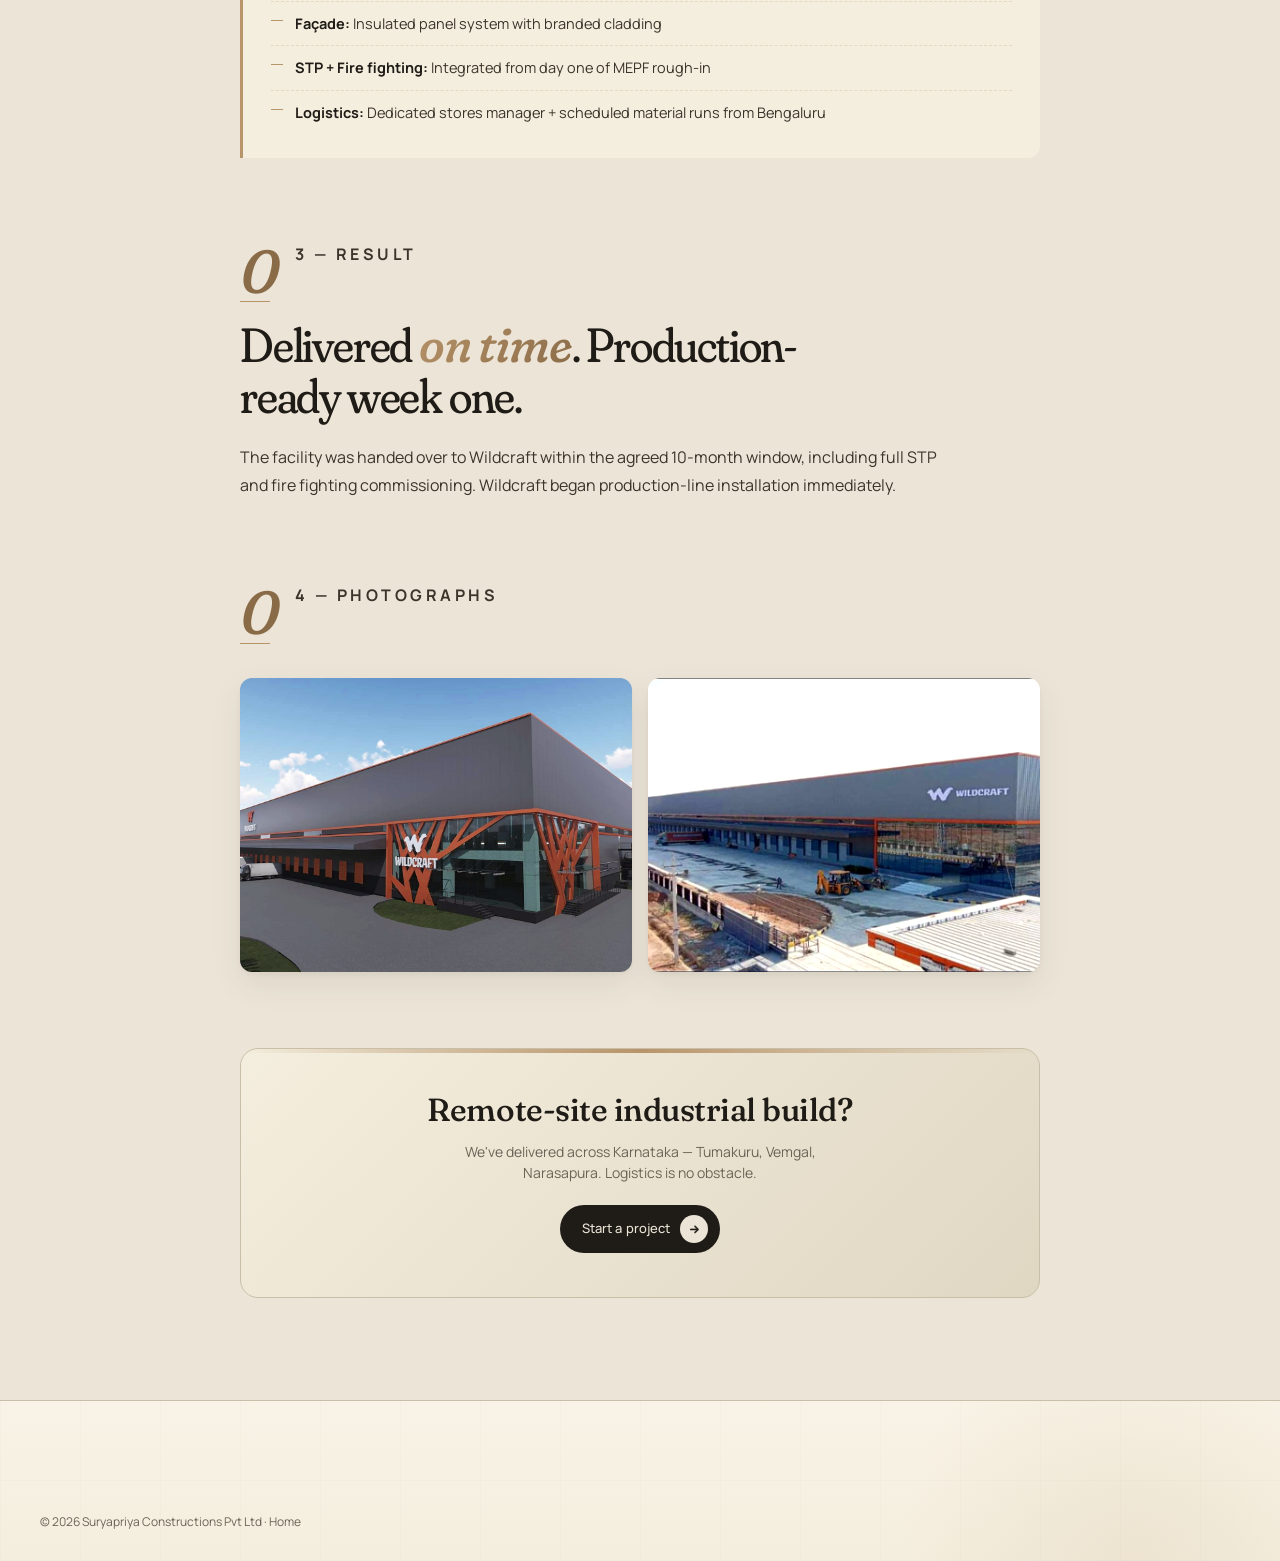
<file: case-study-wildcraft.html>
<!DOCTYPE html>
<html lang="en">
<head>
  <meta charset="UTF-8" />
  <meta name="viewport" content="width=device-width, initial-scale=1.0" />
  <title>Wildcraft India — Case Study | Suryapriya Constructions</title>
  <meta name="description" content="2,89,334 sft industrial facility for Wildcraft India at Sira, Tumakuru — civil, PEB, flooring, façade, electrical, plumbing, STP and fire fighting. Delivered in 10 months." />
  <link rel="icon" type="image/x-icon" href="favicon.ico" />
  <link rel="icon" type="image/svg+xml" href="favicon.svg" />
  <link rel="icon" type="image/png" sizes="32x32" href="favicon-32x32.png" />
  <link rel="apple-touch-icon" sizes="180x180" href="favicon-apple-180.png" />
  <link rel="preconnect" href="https://fonts.googleapis.com" /><link rel="preconnect" href="https://fonts.gstatic.com" crossorigin />
  <link href="https://fonts.googleapis.com/css2?family=Fraunces:opsz,wght,SOFT@9..144,300..600,0..100;9..144,300..600,50..100&family=Manrope:wght@400;500;600;700&display=swap" rel="stylesheet" />
  <link rel="stylesheet" href="https://cdnjs.cloudflare.com/ajax/libs/font-awesome/6.5.1/css/all.min.css" />
  <link rel="stylesheet" href="css/style.css?v=20260522i" />
</head>
<body class="cstudy">

<header class="nav" id="nav">
  <a href="index.html" class="nav__logo">
    <img src="images/brand/spc-logo.png" alt="SPC" class="nav__logo-mark" width="42" height="32"/>
    <span>Suryapriya</span>
  </a>
  <nav class="nav__links"><a href="index.html#about">About</a><a href="index.html#projects">Projects</a><a href="blog/index.html">Insights</a><a href="index.html#contact">Contact</a></nav>
  <div class="nav__right"><a href="index.html#contact" class="nav__cta">Start a Project<span class="nav__cta-arrow"><i class="fa-solid fa-arrow-right"></i></span></a></div>
</header>

<main>
<section class="cstudy__hero">
  <div class="cstudy__hero-bg"><img src="images/hero/wildcraft.jpg" alt="Wildcraft India facility" /></div>
  <div class="cstudy__hero-inner">
    <a href="index.html#projects" class="cstudy__back"><i class="fa-solid fa-arrow-left"></i> Back to projects</a>
    <p style="font-size:11px; letter-spacing:.18em; text-transform:uppercase; color:#B8946A; font-weight:600; margin-bottom:18px;">Case Study · Industrial</p>
    <h1>Wildcraft <em>India</em></h1>
    <p style="font-size:16px; max-width:600px; color:rgba(236,229,215,.8); line-height:1.6;">A 2,89,334 sft industrial facility at Sira, Tumakuru — full scope including civil, PEB, façade, flooring, plumbing, STP and fire fighting.</p>
    <div class="cstudy__hero-meta">
      <div><strong>2,89,334</strong><span>Built-up sft</span></div>
      <div><strong>₹54 Cr</strong><span>Project value</span></div>
      <div><strong>10 mo</strong><span>On time</span></div>
      <div><strong>Tumakuru</strong><span>Sira</span></div>
    </div>
  </div>
</section>

<article class="cstudy__body">

  <div class="cstudy__block">
    <p class="cstudy__block-title">01 — The Challenge</p>
    <h2>An industrial campus, <em>2 hours</em> from Bengaluru.</h2>
    <p>Wildcraft India needed a 2.89 lakh sft manufacturing and warehousing facility at Sira in Tumakuru district. Off-site logistics, labour camp arrangements, material movement from Bengaluru — all the challenges of a remote build, plus a full scope: civil, structural, PEB, façade, interior, electrical, plumbing, STP and fire fighting.</p>
  </div>

  <div class="cstudy__block">
    <p class="cstudy__block-title">02 — Our Approach</p>
    <h2>PEB-led delivery with <em>parallel MEPF</em>.</h2>
    <p>The structural shell ran on PEB for the warehouse and large-span manufacturing areas. RCC was used selectively for the office block. This saved ~6 weeks against an all-RCC alternative. Façade, MEPF and fire fighting ran in parallel with the PEB erection.</p>
    <ul>
      <li><strong>PEB superstructure:</strong> 25m clear-span bays for manufacturing flexibility</li>
      <li><strong>Façade:</strong> Insulated panel system with branded cladding</li>
      <li><strong>STP + Fire fighting:</strong> Integrated from day one of MEPF rough-in</li>
      <li><strong>Logistics:</strong> Dedicated stores manager + scheduled material runs from Bengaluru</li>
    </ul>
  </div>

  <div class="cstudy__block">
    <p class="cstudy__block-title">03 — Result</p>
    <h2>Delivered <em>on time</em>. Production-ready week one.</h2>
    <p>The facility was handed over to Wildcraft within the agreed 10-month window, including full STP and fire fighting commissioning. Wildcraft began production-line installation immediately.</p>
  </div>

  <div class="cstudy__block">
    <p class="cstudy__block-title">04 — Photographs</p>
    <div class="cstudy__gallery">
      <img src="images/projects/wildcraft-1.jpg" alt="Wildcraft view 1" />
      <img src="images/projects/wildcraft-2.jpg" alt="Wildcraft view 2" />
    </div>
  </div>

  <div class="cstudy__cta">
    <h2>Remote-site industrial build?</h2>
    <p>We've delivered across Karnataka — Tumakuru, Vemgal, Narasapura. Logistics is no obstacle.</p>
    <a href="index.html#contact" class="pill">Start a project <span class="pill__arrow"><i class="fa-solid fa-arrow-right"></i></span></a>
  </div>

</article>
</main>

<footer class="footer"><div class="container"><div class="footer__bottom"><p>© <span id="year"></span> Suryapriya Constructions Pvt Ltd · <a href="index.html">Home</a></p></div></div></footer>
<script>document.getElementById('year').textContent = new Date().getFullYear();</script>
</body>
</html>
</file>
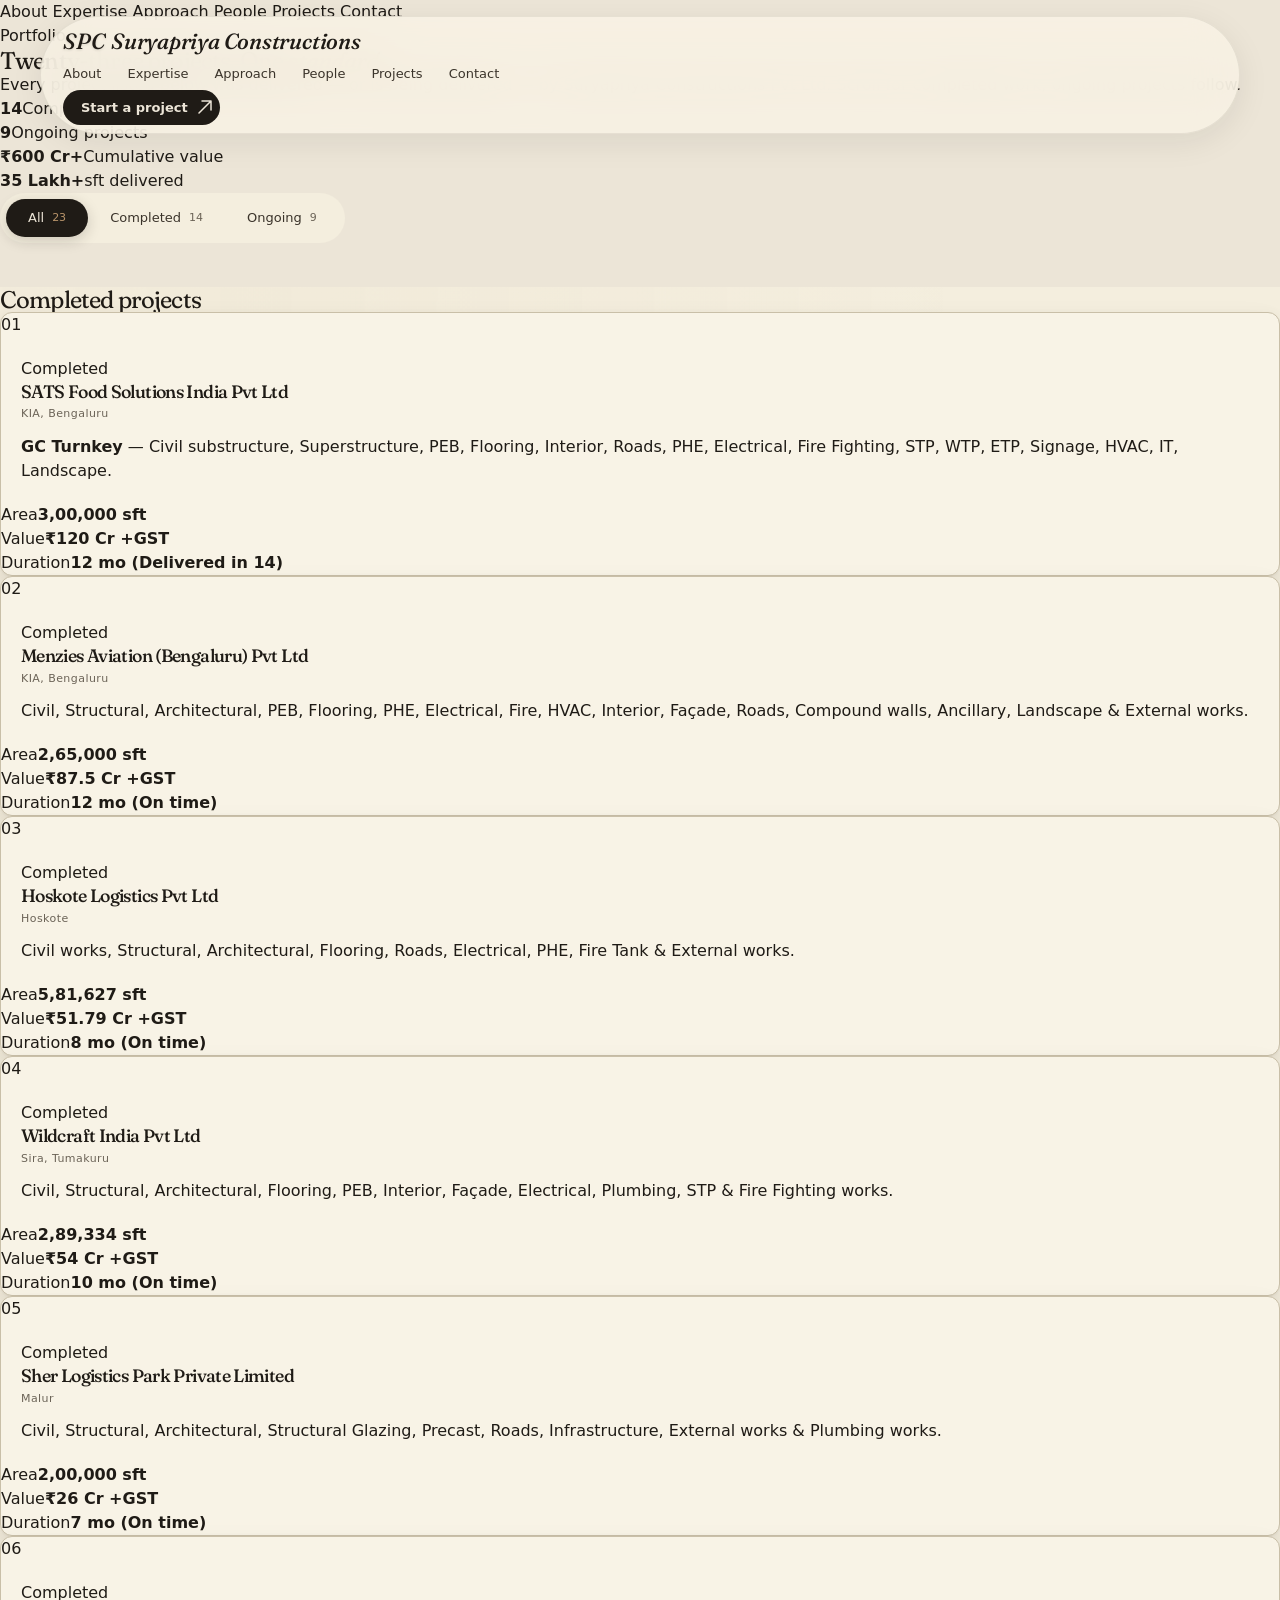
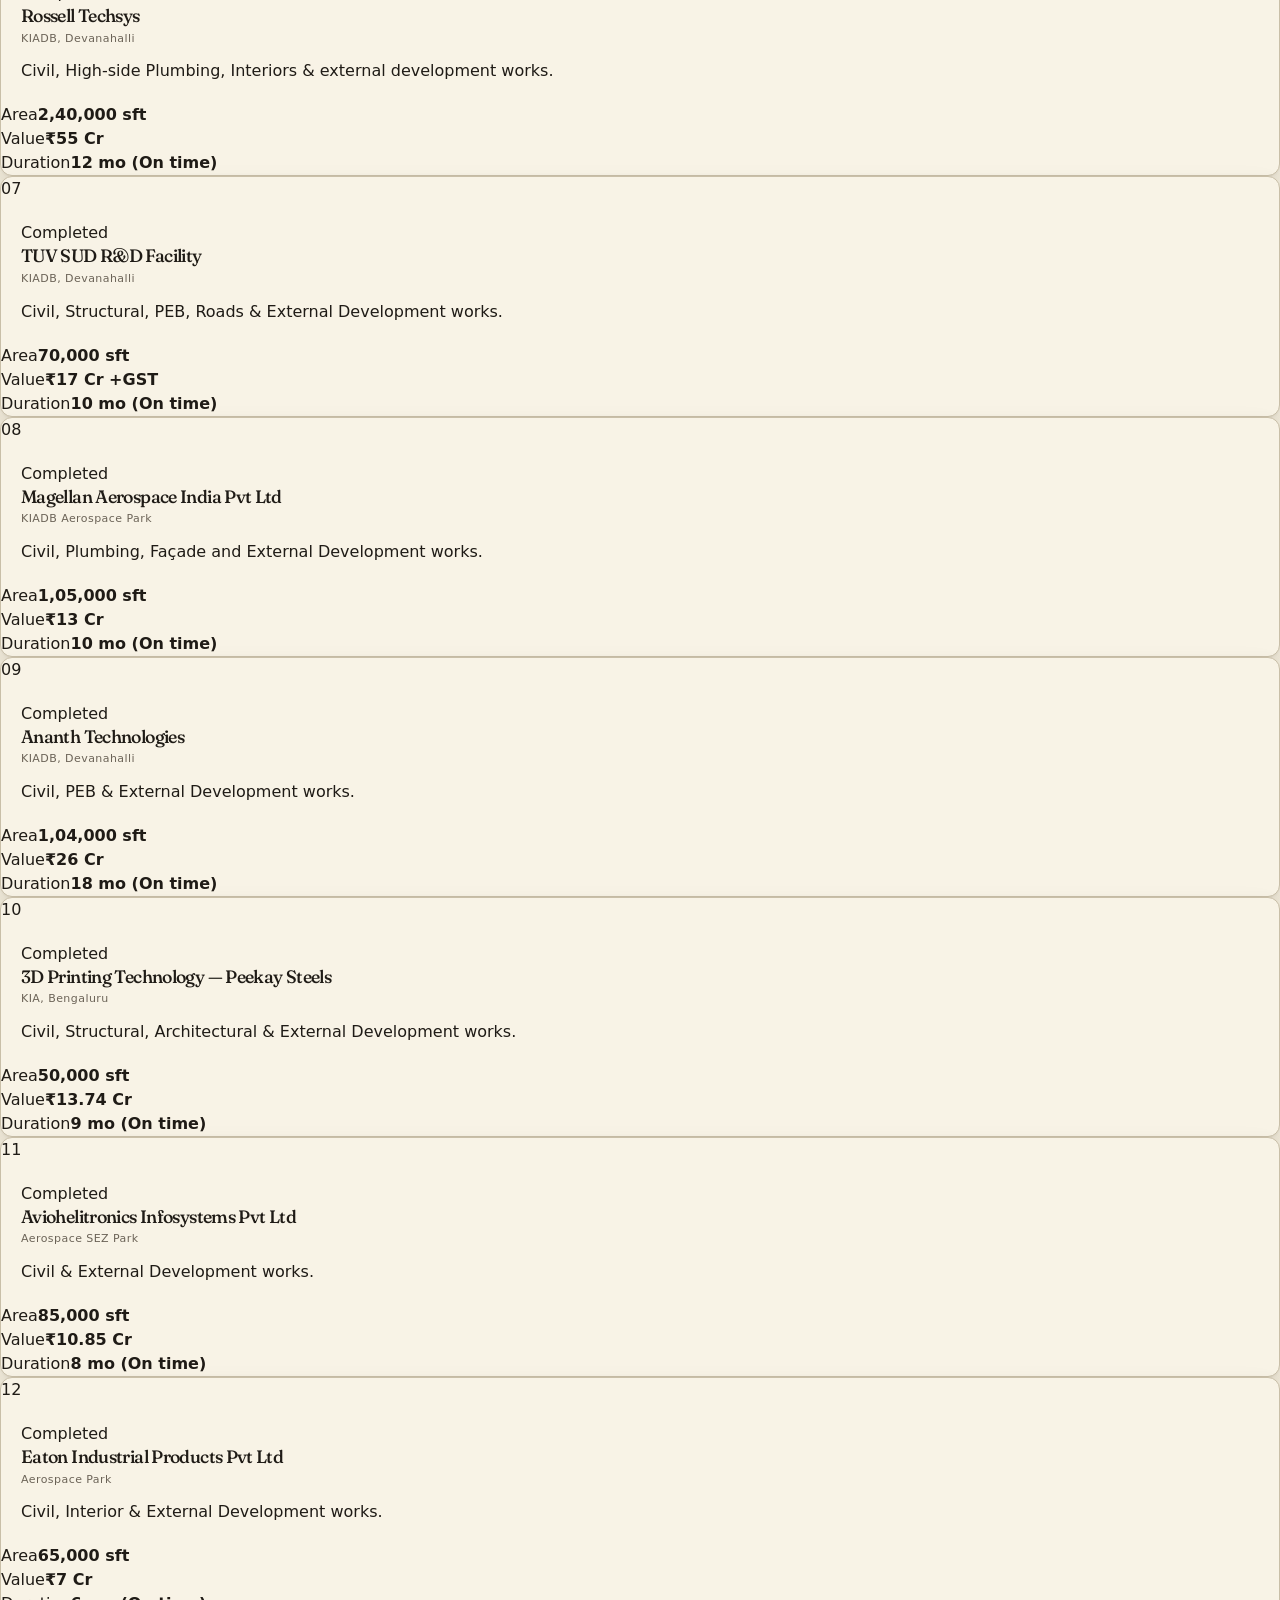
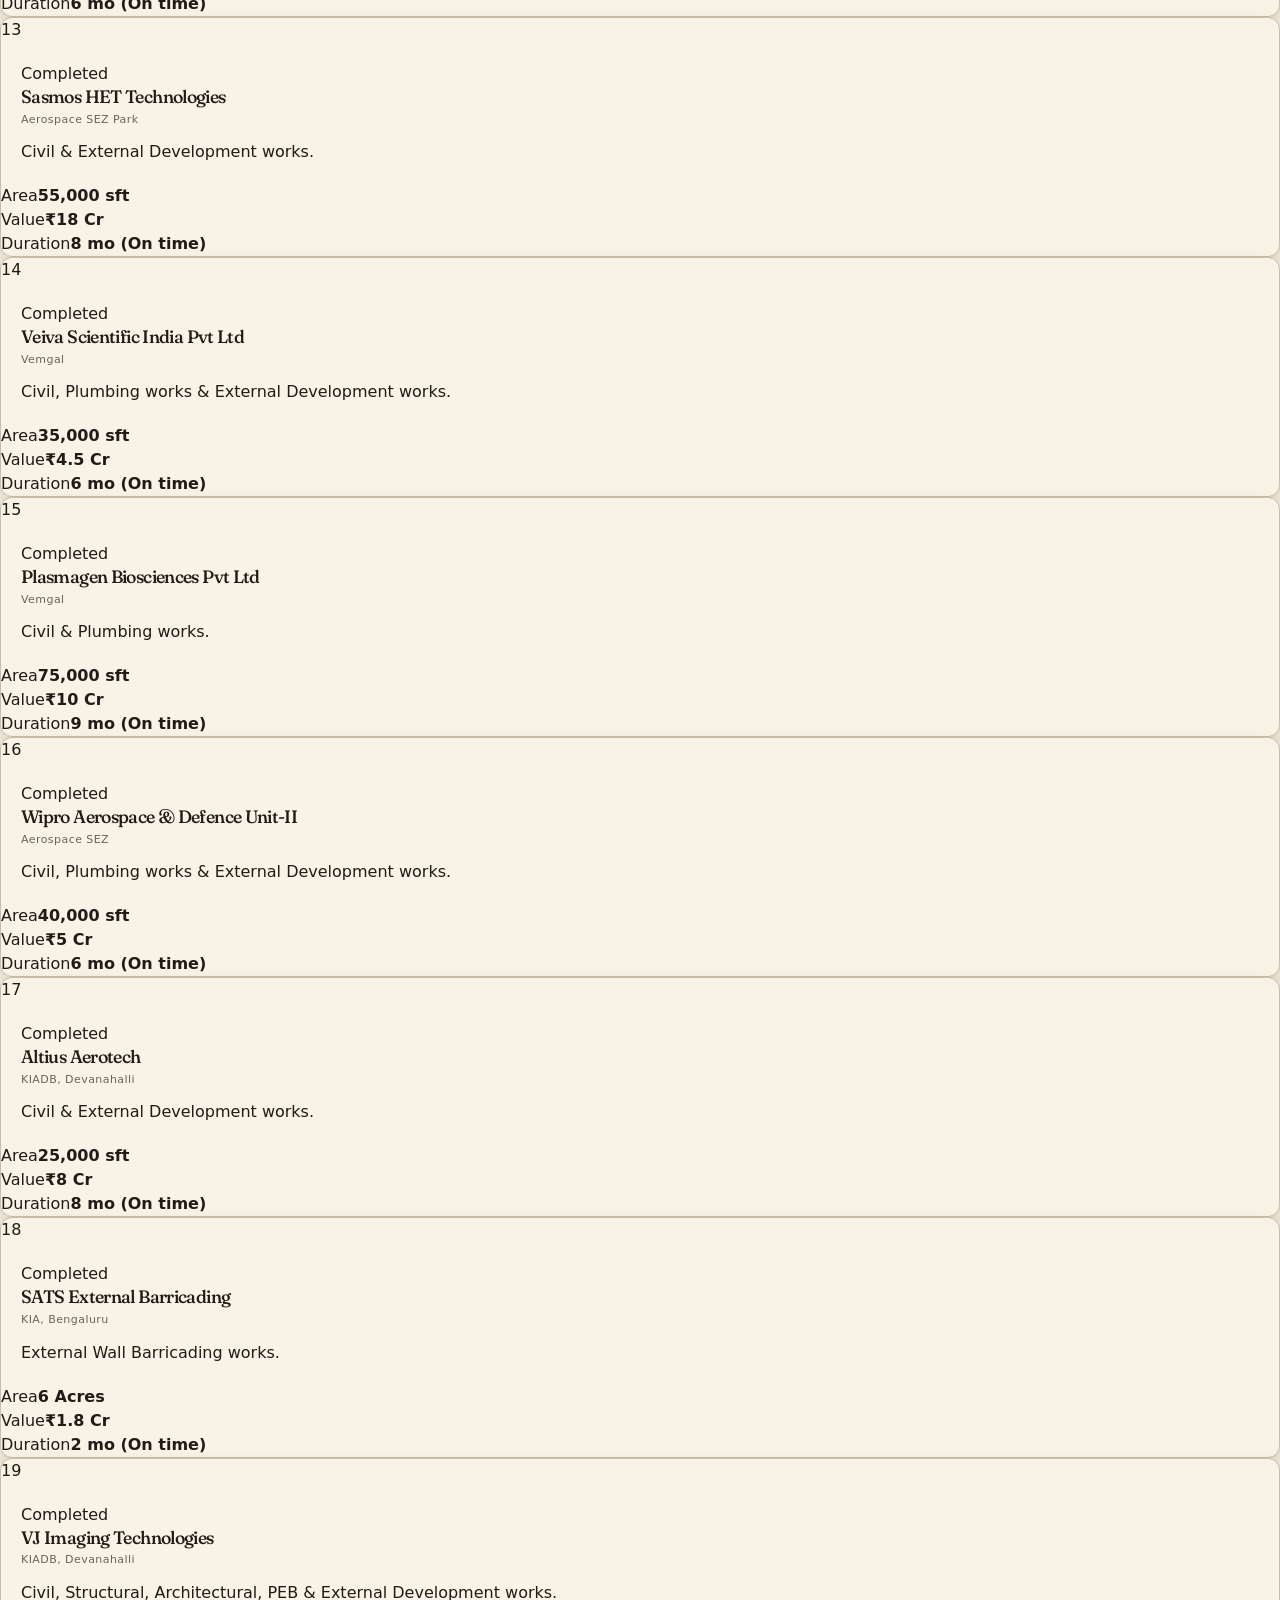
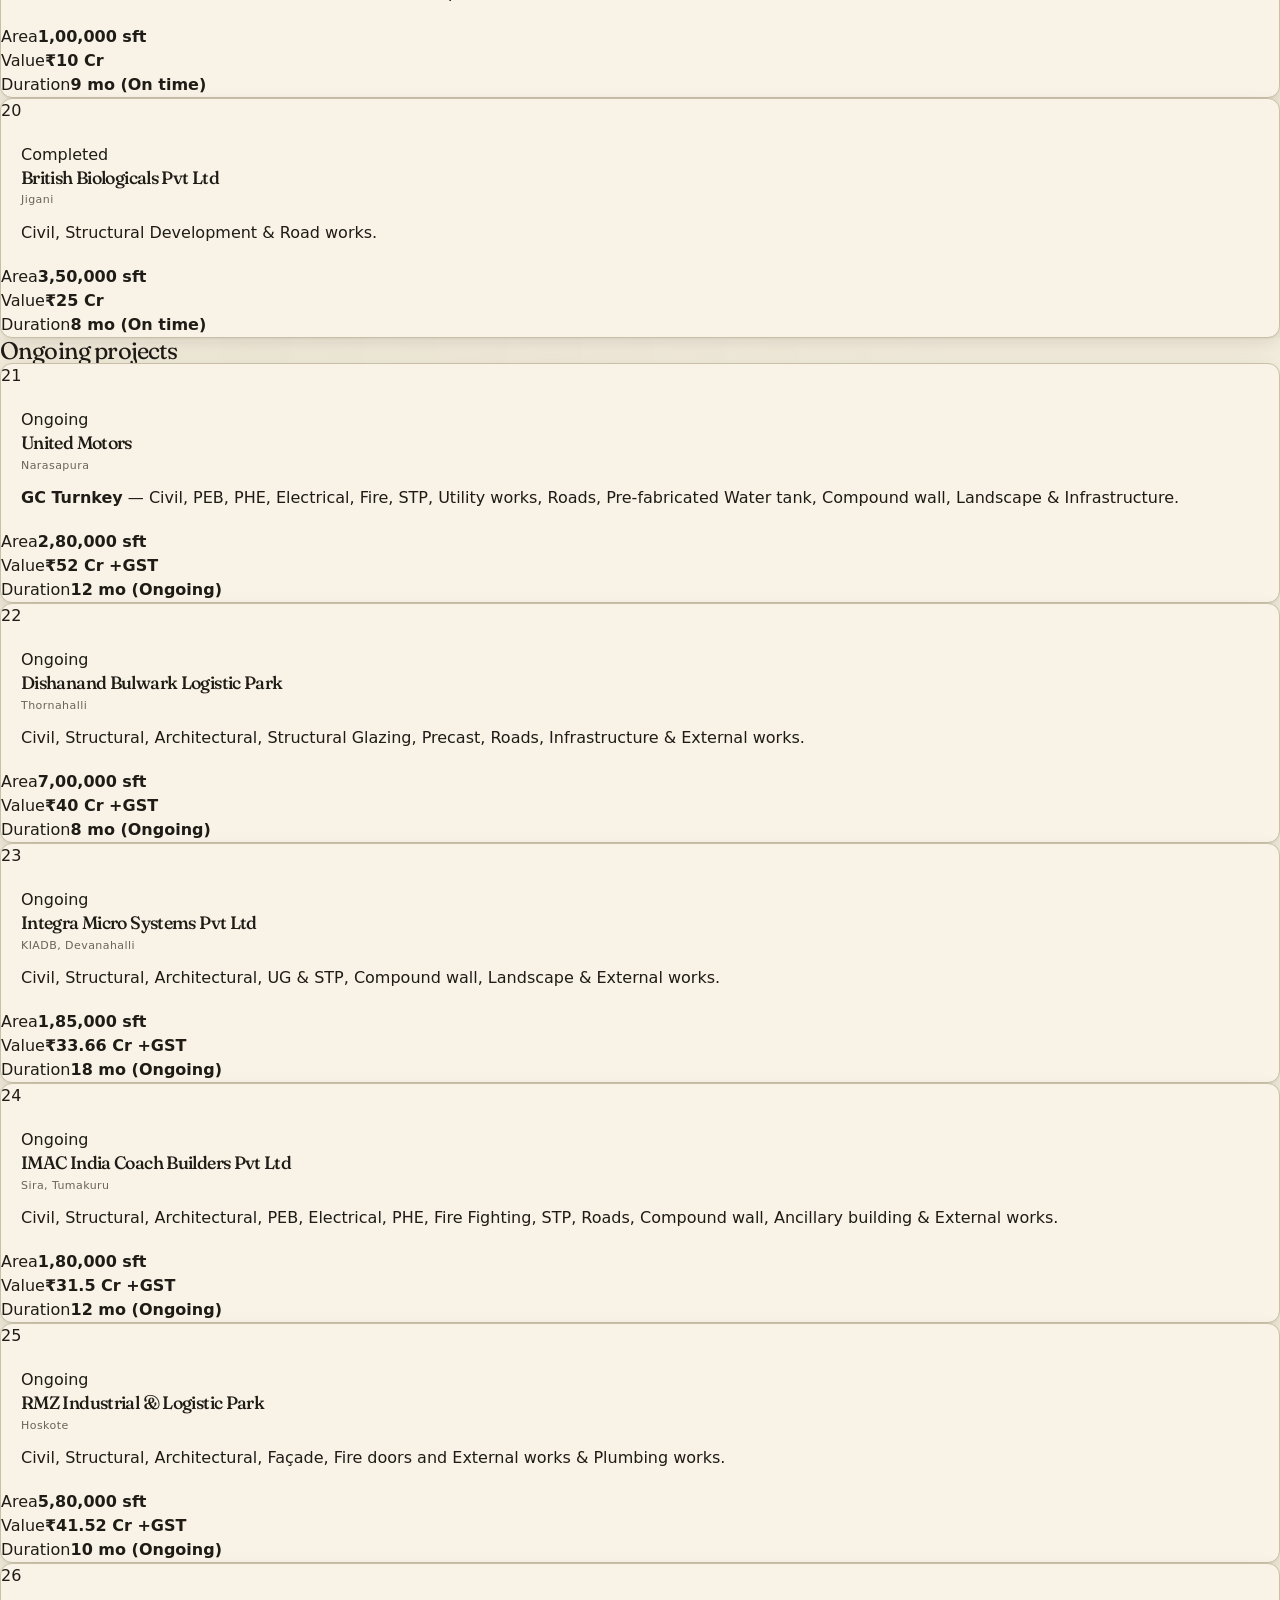
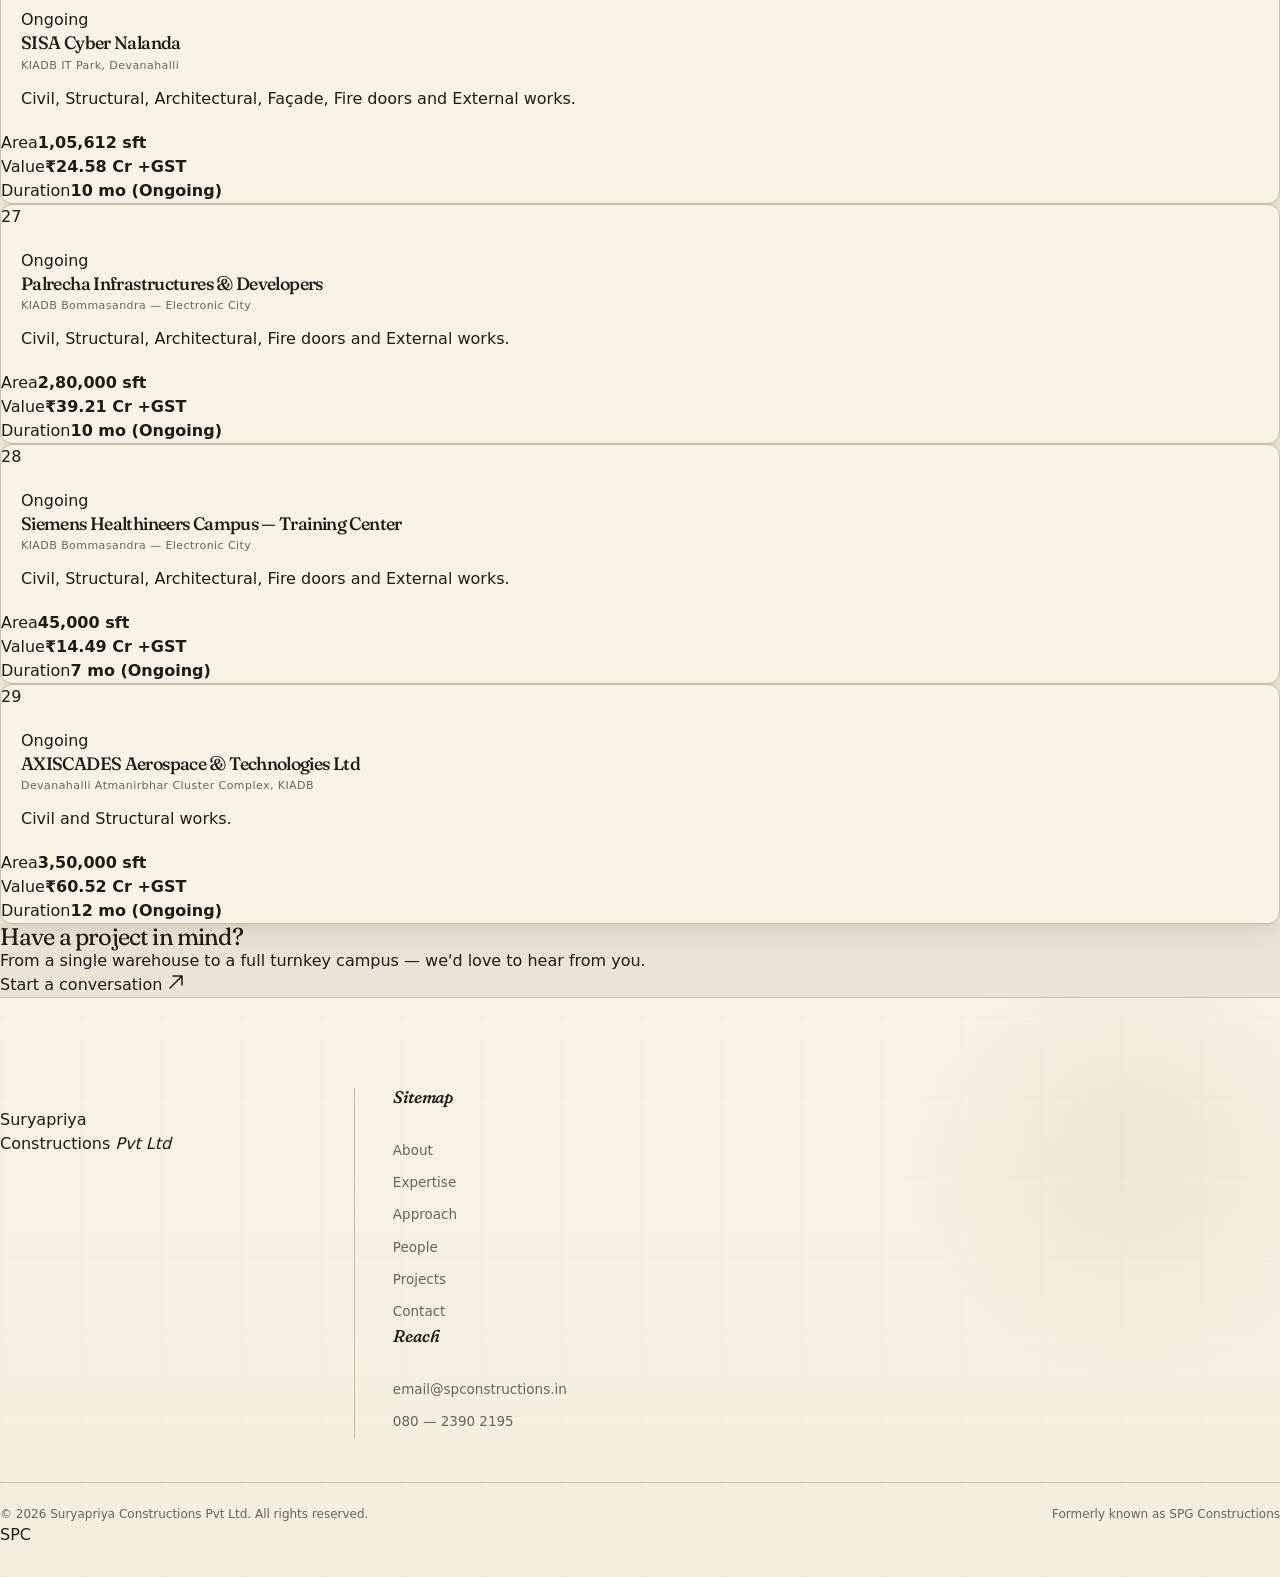
<file: projects.html>
<!DOCTYPE html>
<html lang="en">
<head>
  <meta charset="UTF-8" />
  <meta name="viewport" content="width=device-width, initial-scale=1.0" />
  <title>Projects — Suryapriya Constructions Pvt Ltd</title>
  <meta name="description" content="Completed and ongoing construction projects by Suryapriya Constructions Pvt Ltd (Formerly SPG Constructions)." />
  <link rel="preconnect" href="https://fonts.googleapis.com" />
  <link rel="preconnect" href="https://fonts.gstatic.com" crossorigin />
  <link href="https://fonts.googleapis.com/css2?family=Fraunces:opsz,wght@9..144,300;9..144,400;9..144,500;9..144,600;9..144,700&family=Inter:wght@300;400;500;600;700&display=swap" rel="stylesheet" />
  <link rel="stylesheet" href="css/style.css" />
</head>
<body class="page--projects">

  <header class="nav nav--solid" id="nav">
    <div class="nav__inner">
      <a href="index.html" class="nav__logo">
        <span class="nav__logo-mark">S<em>P</em>C</span>
        <span class="nav__logo-text">Suryapriya Constructions</span>
      </a>
      <nav class="nav__links">
        <a href="index.html#about">About</a>
        <a href="index.html#expertise">Expertise</a>
        <a href="index.html#approach">Approach</a>
        <a href="index.html#people">People</a>
        <a href="projects.html" class="active">Projects</a>
        <a href="index.html#contact">Contact</a>
      </nav>
      <a href="index.html#contact" class="nav__cta">
        <span>Start a project</span>
        <svg width="14" height="14" viewBox="0 0 14 14" fill="none"><path d="M1 13L13 1M13 1H4M13 1V10" stroke="currentColor" stroke-width="1.5" stroke-linecap="round"/></svg>
      </a>
      <button class="nav__burger" id="navBurger" aria-label="Menu"><span></span><span></span></button>
    </div>
  </header>

  <div class="mobilemenu" id="mobileMenu">
    <nav>
      <a href="index.html#about">About</a>
      <a href="index.html#expertise">Expertise</a>
      <a href="index.html#approach">Approach</a>
      <a href="index.html#people">People</a>
      <a href="projects.html">Projects</a>
      <a href="index.html#contact">Contact</a>
    </nav>
  </div>

  <main>

    <!-- Hero -->
    <section class="pagehero">
      <span class="eyebrow">Portfolio</span>
      <h1 class="pagehero__title">
        <span class="line"><span>Twenty-three projects.</span></span>
        <span class="line"><span>One <em>standard</em>.</span></span>
      </h1>
      <p class="pagehero__lead">Every project listed below was delivered — or is being delivered — by Suryapriya Constructions Pvt Ltd. Scroll for completed work; ongoing projects follow.</p>
      <div class="pagehero__stats">
        <div><strong>14</strong><span>Completed projects</span></div>
        <div><strong>9</strong><span>Ongoing projects</span></div>
        <div><strong>₹600 Cr+</strong><span>Cumulative value</span></div>
        <div><strong>35 Lakh+</strong><span>sft delivered</span></div>
      </div>
    </section>

    <!-- Filter / Tabs -->
    <div class="filter" id="filter">
      <button class="filter__btn is-active" data-filter="all">All <span>23</span></button>
      <button class="filter__btn" data-filter="completed">Completed <span>14</span></button>
      <button class="filter__btn" data-filter="ongoing">Ongoing <span>9</span></button>
    </div>

    <!-- Completed -->
    <section class="projlist" id="completed">
      <h2 class="projlist__head">Completed projects</h2>

      <article class="proj" data-status="completed">
        <div class="proj__num">01</div>
        <div class="proj__body">
          <span class="proj__tag">Completed</span>
          <h3>SATS Food Solutions India Pvt Ltd</h3>
          <p class="proj__loc">KIA, Bengaluru</p>
          <p class="proj__desc"><strong>GC Turnkey</strong> — Civil substructure, Superstructure, PEB, Flooring, Interior, Roads, PHE, Electrical, Fire Fighting, STP, WTP, ETP, Signage, HVAC, IT, Landscape.</p>
        </div>
        <div class="proj__stats">
          <div><span>Area</span><strong>3,00,000 sft</strong></div>
          <div><span>Value</span><strong>₹120 Cr +GST</strong></div>
          <div><span>Duration</span><strong>12 mo (Delivered in 14)</strong></div>
        </div>
      </article>

      <article class="proj" data-status="completed">
        <div class="proj__num">02</div>
        <div class="proj__body">
          <span class="proj__tag">Completed</span>
          <h3>Menzies Aviation (Bengaluru) Pvt Ltd</h3>
          <p class="proj__loc">KIA, Bengaluru</p>
          <p class="proj__desc">Civil, Structural, Architectural, PEB, Flooring, PHE, Electrical, Fire, HVAC, Interior, Façade, Roads, Compound walls, Ancillary, Landscape &amp; External works.</p>
        </div>
        <div class="proj__stats">
          <div><span>Area</span><strong>2,65,000 sft</strong></div>
          <div><span>Value</span><strong>₹87.5 Cr +GST</strong></div>
          <div><span>Duration</span><strong>12 mo (On time)</strong></div>
        </div>
      </article>

      <article class="proj" data-status="completed">
        <div class="proj__num">03</div>
        <div class="proj__body">
          <span class="proj__tag">Completed</span>
          <h3>Hoskote Logistics Pvt Ltd</h3>
          <p class="proj__loc">Hoskote</p>
          <p class="proj__desc">Civil works, Structural, Architectural, Flooring, Roads, Electrical, PHE, Fire Tank &amp; External works.</p>
        </div>
        <div class="proj__stats">
          <div><span>Area</span><strong>5,81,627 sft</strong></div>
          <div><span>Value</span><strong>₹51.79 Cr +GST</strong></div>
          <div><span>Duration</span><strong>8 mo (On time)</strong></div>
        </div>
      </article>

      <article class="proj" data-status="completed">
        <div class="proj__num">04</div>
        <div class="proj__body">
          <span class="proj__tag">Completed</span>
          <h3>Wildcraft India Pvt Ltd</h3>
          <p class="proj__loc">Sira, Tumakuru</p>
          <p class="proj__desc">Civil, Structural, Architectural, Flooring, PEB, Interior, Façade, Electrical, Plumbing, STP &amp; Fire Fighting works.</p>
        </div>
        <div class="proj__stats">
          <div><span>Area</span><strong>2,89,334 sft</strong></div>
          <div><span>Value</span><strong>₹54 Cr +GST</strong></div>
          <div><span>Duration</span><strong>10 mo (On time)</strong></div>
        </div>
      </article>

      <article class="proj" data-status="completed">
        <div class="proj__num">05</div>
        <div class="proj__body">
          <span class="proj__tag">Completed</span>
          <h3>Sher Logistics Park Private Limited</h3>
          <p class="proj__loc">Malur</p>
          <p class="proj__desc">Civil, Structural, Architectural, Structural Glazing, Precast, Roads, Infrastructure, External works &amp; Plumbing works.</p>
        </div>
        <div class="proj__stats">
          <div><span>Area</span><strong>2,00,000 sft</strong></div>
          <div><span>Value</span><strong>₹26 Cr +GST</strong></div>
          <div><span>Duration</span><strong>7 mo (On time)</strong></div>
        </div>
      </article>

      <article class="proj" data-status="completed">
        <div class="proj__num">06</div>
        <div class="proj__body">
          <span class="proj__tag">Completed</span>
          <h3>Rossell Techsys</h3>
          <p class="proj__loc">KIADB, Devanahalli</p>
          <p class="proj__desc">Civil, High-side Plumbing, Interiors &amp; external development works.</p>
        </div>
        <div class="proj__stats">
          <div><span>Area</span><strong>2,40,000 sft</strong></div>
          <div><span>Value</span><strong>₹55 Cr</strong></div>
          <div><span>Duration</span><strong>12 mo (On time)</strong></div>
        </div>
      </article>

      <article class="proj" data-status="completed">
        <div class="proj__num">07</div>
        <div class="proj__body">
          <span class="proj__tag">Completed</span>
          <h3>TUV SUD R&amp;D Facility</h3>
          <p class="proj__loc">KIADB, Devanahalli</p>
          <p class="proj__desc">Civil, Structural, PEB, Roads &amp; External Development works.</p>
        </div>
        <div class="proj__stats">
          <div><span>Area</span><strong>70,000 sft</strong></div>
          <div><span>Value</span><strong>₹17 Cr +GST</strong></div>
          <div><span>Duration</span><strong>10 mo (On time)</strong></div>
        </div>
      </article>

      <article class="proj" data-status="completed">
        <div class="proj__num">08</div>
        <div class="proj__body">
          <span class="proj__tag">Completed</span>
          <h3>Magellan Aerospace India Pvt Ltd</h3>
          <p class="proj__loc">KIADB Aerospace Park</p>
          <p class="proj__desc">Civil, Plumbing, Façade and External Development works.</p>
        </div>
        <div class="proj__stats">
          <div><span>Area</span><strong>1,05,000 sft</strong></div>
          <div><span>Value</span><strong>₹13 Cr</strong></div>
          <div><span>Duration</span><strong>10 mo (On time)</strong></div>
        </div>
      </article>

      <article class="proj" data-status="completed">
        <div class="proj__num">09</div>
        <div class="proj__body">
          <span class="proj__tag">Completed</span>
          <h3>Ananth Technologies</h3>
          <p class="proj__loc">KIADB, Devanahalli</p>
          <p class="proj__desc">Civil, PEB &amp; External Development works.</p>
        </div>
        <div class="proj__stats">
          <div><span>Area</span><strong>1,04,000 sft</strong></div>
          <div><span>Value</span><strong>₹26 Cr</strong></div>
          <div><span>Duration</span><strong>18 mo (On time)</strong></div>
        </div>
      </article>

      <article class="proj" data-status="completed">
        <div class="proj__num">10</div>
        <div class="proj__body">
          <span class="proj__tag">Completed</span>
          <h3>3D Printing Technology — Peekay Steels</h3>
          <p class="proj__loc">KIA, Bengaluru</p>
          <p class="proj__desc">Civil, Structural, Architectural &amp; External Development works.</p>
        </div>
        <div class="proj__stats">
          <div><span>Area</span><strong>50,000 sft</strong></div>
          <div><span>Value</span><strong>₹13.74 Cr</strong></div>
          <div><span>Duration</span><strong>9 mo (On time)</strong></div>
        </div>
      </article>

      <article class="proj" data-status="completed">
        <div class="proj__num">11</div>
        <div class="proj__body">
          <span class="proj__tag">Completed</span>
          <h3>Aviohelitronics Infosystems Pvt Ltd</h3>
          <p class="proj__loc">Aerospace SEZ Park</p>
          <p class="proj__desc">Civil &amp; External Development works.</p>
        </div>
        <div class="proj__stats">
          <div><span>Area</span><strong>85,000 sft</strong></div>
          <div><span>Value</span><strong>₹10.85 Cr</strong></div>
          <div><span>Duration</span><strong>8 mo (On time)</strong></div>
        </div>
      </article>

      <article class="proj" data-status="completed">
        <div class="proj__num">12</div>
        <div class="proj__body">
          <span class="proj__tag">Completed</span>
          <h3>Eaton Industrial Products Pvt Ltd</h3>
          <p class="proj__loc">Aerospace Park</p>
          <p class="proj__desc">Civil, Interior &amp; External Development works.</p>
        </div>
        <div class="proj__stats">
          <div><span>Area</span><strong>65,000 sft</strong></div>
          <div><span>Value</span><strong>₹7 Cr</strong></div>
          <div><span>Duration</span><strong>6 mo (On time)</strong></div>
        </div>
      </article>

      <article class="proj" data-status="completed">
        <div class="proj__num">13</div>
        <div class="proj__body">
          <span class="proj__tag">Completed</span>
          <h3>Sasmos HET Technologies</h3>
          <p class="proj__loc">Aerospace SEZ Park</p>
          <p class="proj__desc">Civil &amp; External Development works.</p>
        </div>
        <div class="proj__stats">
          <div><span>Area</span><strong>55,000 sft</strong></div>
          <div><span>Value</span><strong>₹18 Cr</strong></div>
          <div><span>Duration</span><strong>8 mo (On time)</strong></div>
        </div>
      </article>

      <article class="proj" data-status="completed">
        <div class="proj__num">14</div>
        <div class="proj__body">
          <span class="proj__tag">Completed</span>
          <h3>Veiva Scientific India Pvt Ltd</h3>
          <p class="proj__loc">Vemgal</p>
          <p class="proj__desc">Civil, Plumbing works &amp; External Development works.</p>
        </div>
        <div class="proj__stats">
          <div><span>Area</span><strong>35,000 sft</strong></div>
          <div><span>Value</span><strong>₹4.5 Cr</strong></div>
          <div><span>Duration</span><strong>6 mo (On time)</strong></div>
        </div>
      </article>

      <article class="proj" data-status="completed">
        <div class="proj__num">15</div>
        <div class="proj__body">
          <span class="proj__tag">Completed</span>
          <h3>Plasmagen Biosciences Pvt Ltd</h3>
          <p class="proj__loc">Vemgal</p>
          <p class="proj__desc">Civil &amp; Plumbing works.</p>
        </div>
        <div class="proj__stats">
          <div><span>Area</span><strong>75,000 sft</strong></div>
          <div><span>Value</span><strong>₹10 Cr</strong></div>
          <div><span>Duration</span><strong>9 mo (On time)</strong></div>
        </div>
      </article>

      <article class="proj" data-status="completed">
        <div class="proj__num">16</div>
        <div class="proj__body">
          <span class="proj__tag">Completed</span>
          <h3>Wipro Aerospace &amp; Defence Unit-II</h3>
          <p class="proj__loc">Aerospace SEZ</p>
          <p class="proj__desc">Civil, Plumbing works &amp; External Development works.</p>
        </div>
        <div class="proj__stats">
          <div><span>Area</span><strong>40,000 sft</strong></div>
          <div><span>Value</span><strong>₹5 Cr</strong></div>
          <div><span>Duration</span><strong>6 mo (On time)</strong></div>
        </div>
      </article>

      <article class="proj" data-status="completed">
        <div class="proj__num">17</div>
        <div class="proj__body">
          <span class="proj__tag">Completed</span>
          <h3>Altius Aerotech</h3>
          <p class="proj__loc">KIADB, Devanahalli</p>
          <p class="proj__desc">Civil &amp; External Development works.</p>
        </div>
        <div class="proj__stats">
          <div><span>Area</span><strong>25,000 sft</strong></div>
          <div><span>Value</span><strong>₹8 Cr</strong></div>
          <div><span>Duration</span><strong>8 mo (On time)</strong></div>
        </div>
      </article>

      <article class="proj" data-status="completed">
        <div class="proj__num">18</div>
        <div class="proj__body">
          <span class="proj__tag">Completed</span>
          <h3>SATS External Barricading</h3>
          <p class="proj__loc">KIA, Bengaluru</p>
          <p class="proj__desc">External Wall Barricading works.</p>
        </div>
        <div class="proj__stats">
          <div><span>Area</span><strong>6 Acres</strong></div>
          <div><span>Value</span><strong>₹1.8 Cr</strong></div>
          <div><span>Duration</span><strong>2 mo (On time)</strong></div>
        </div>
      </article>

      <article class="proj" data-status="completed">
        <div class="proj__num">19</div>
        <div class="proj__body">
          <span class="proj__tag">Completed</span>
          <h3>VJ Imaging Technologies</h3>
          <p class="proj__loc">KIADB, Devanahalli</p>
          <p class="proj__desc">Civil, Structural, Architectural, PEB &amp; External Development works.</p>
        </div>
        <div class="proj__stats">
          <div><span>Area</span><strong>1,00,000 sft</strong></div>
          <div><span>Value</span><strong>₹10 Cr</strong></div>
          <div><span>Duration</span><strong>9 mo (On time)</strong></div>
        </div>
      </article>

      <article class="proj" data-status="completed">
        <div class="proj__num">20</div>
        <div class="proj__body">
          <span class="proj__tag">Completed</span>
          <h3>British Biologicals Pvt Ltd</h3>
          <p class="proj__loc">Jigani</p>
          <p class="proj__desc">Civil, Structural Development &amp; Road works.</p>
        </div>
        <div class="proj__stats">
          <div><span>Area</span><strong>3,50,000 sft</strong></div>
          <div><span>Value</span><strong>₹25 Cr</strong></div>
          <div><span>Duration</span><strong>8 mo (On time)</strong></div>
        </div>
      </article>

    </section>

    <!-- Ongoing -->
    <section class="projlist projlist--alt" id="ongoing">
      <h2 class="projlist__head">Ongoing projects</h2>

      <article class="proj" data-status="ongoing">
        <div class="proj__num">21</div>
        <div class="proj__body">
          <span class="proj__tag proj__tag--live">Ongoing</span>
          <h3>United Motors</h3>
          <p class="proj__loc">Narasapura</p>
          <p class="proj__desc"><strong>GC Turnkey</strong> — Civil, PEB, PHE, Electrical, Fire, STP, Utility works, Roads, Pre-fabricated Water tank, Compound wall, Landscape &amp; Infrastructure.</p>
        </div>
        <div class="proj__stats">
          <div><span>Area</span><strong>2,80,000 sft</strong></div>
          <div><span>Value</span><strong>₹52 Cr +GST</strong></div>
          <div><span>Duration</span><strong>12 mo (Ongoing)</strong></div>
        </div>
      </article>

      <article class="proj" data-status="ongoing">
        <div class="proj__num">22</div>
        <div class="proj__body">
          <span class="proj__tag proj__tag--live">Ongoing</span>
          <h3>Dishanand Bulwark Logistic Park</h3>
          <p class="proj__loc">Thornahalli</p>
          <p class="proj__desc">Civil, Structural, Architectural, Structural Glazing, Precast, Roads, Infrastructure &amp; External works.</p>
        </div>
        <div class="proj__stats">
          <div><span>Area</span><strong>7,00,000 sft</strong></div>
          <div><span>Value</span><strong>₹40 Cr +GST</strong></div>
          <div><span>Duration</span><strong>8 mo (Ongoing)</strong></div>
        </div>
      </article>

      <article class="proj" data-status="ongoing">
        <div class="proj__num">23</div>
        <div class="proj__body">
          <span class="proj__tag proj__tag--live">Ongoing</span>
          <h3>Integra Micro Systems Pvt Ltd</h3>
          <p class="proj__loc">KIADB, Devanahalli</p>
          <p class="proj__desc">Civil, Structural, Architectural, UG &amp; STP, Compound wall, Landscape &amp; External works.</p>
        </div>
        <div class="proj__stats">
          <div><span>Area</span><strong>1,85,000 sft</strong></div>
          <div><span>Value</span><strong>₹33.66 Cr +GST</strong></div>
          <div><span>Duration</span><strong>18 mo (Ongoing)</strong></div>
        </div>
      </article>

      <article class="proj" data-status="ongoing">
        <div class="proj__num">24</div>
        <div class="proj__body">
          <span class="proj__tag proj__tag--live">Ongoing</span>
          <h3>IMAC India Coach Builders Pvt Ltd</h3>
          <p class="proj__loc">Sira, Tumakuru</p>
          <p class="proj__desc">Civil, Structural, Architectural, PEB, Electrical, PHE, Fire Fighting, STP, Roads, Compound wall, Ancillary building &amp; External works.</p>
        </div>
        <div class="proj__stats">
          <div><span>Area</span><strong>1,80,000 sft</strong></div>
          <div><span>Value</span><strong>₹31.5 Cr +GST</strong></div>
          <div><span>Duration</span><strong>12 mo (Ongoing)</strong></div>
        </div>
      </article>

      <article class="proj" data-status="ongoing">
        <div class="proj__num">25</div>
        <div class="proj__body">
          <span class="proj__tag proj__tag--live">Ongoing</span>
          <h3>RMZ Industrial &amp; Logistic Park</h3>
          <p class="proj__loc">Hoskote</p>
          <p class="proj__desc">Civil, Structural, Architectural, Façade, Fire doors and External works &amp; Plumbing works.</p>
        </div>
        <div class="proj__stats">
          <div><span>Area</span><strong>5,80,000 sft</strong></div>
          <div><span>Value</span><strong>₹41.52 Cr +GST</strong></div>
          <div><span>Duration</span><strong>10 mo (Ongoing)</strong></div>
        </div>
      </article>

      <article class="proj" data-status="ongoing">
        <div class="proj__num">26</div>
        <div class="proj__body">
          <span class="proj__tag proj__tag--live">Ongoing</span>
          <h3>SISA Cyber Nalanda</h3>
          <p class="proj__loc">KIADB IT Park, Devanahalli</p>
          <p class="proj__desc">Civil, Structural, Architectural, Façade, Fire doors and External works.</p>
        </div>
        <div class="proj__stats">
          <div><span>Area</span><strong>1,05,612 sft</strong></div>
          <div><span>Value</span><strong>₹24.58 Cr +GST</strong></div>
          <div><span>Duration</span><strong>10 mo (Ongoing)</strong></div>
        </div>
      </article>

      <article class="proj" data-status="ongoing">
        <div class="proj__num">27</div>
        <div class="proj__body">
          <span class="proj__tag proj__tag--live">Ongoing</span>
          <h3>Palrecha Infrastructures &amp; Developers</h3>
          <p class="proj__loc">KIADB Bommasandra — Electronic City</p>
          <p class="proj__desc">Civil, Structural, Architectural, Fire doors and External works.</p>
        </div>
        <div class="proj__stats">
          <div><span>Area</span><strong>2,80,000 sft</strong></div>
          <div><span>Value</span><strong>₹39.21 Cr +GST</strong></div>
          <div><span>Duration</span><strong>10 mo (Ongoing)</strong></div>
        </div>
      </article>

      <article class="proj" data-status="ongoing">
        <div class="proj__num">28</div>
        <div class="proj__body">
          <span class="proj__tag proj__tag--live">Ongoing</span>
          <h3>Siemens Healthineers Campus — Training Center</h3>
          <p class="proj__loc">KIADB Bommasandra — Electronic City</p>
          <p class="proj__desc">Civil, Structural, Architectural, Fire doors and External works.</p>
        </div>
        <div class="proj__stats">
          <div><span>Area</span><strong>45,000 sft</strong></div>
          <div><span>Value</span><strong>₹14.49 Cr +GST</strong></div>
          <div><span>Duration</span><strong>7 mo (Ongoing)</strong></div>
        </div>
      </article>

      <article class="proj" data-status="ongoing">
        <div class="proj__num">29</div>
        <div class="proj__body">
          <span class="proj__tag proj__tag--live">Ongoing</span>
          <h3>AXISCADES Aerospace &amp; Technologies Ltd</h3>
          <p class="proj__loc">Devanahalli Atmanirbhar Cluster Complex, KIADB</p>
          <p class="proj__desc">Civil and Structural works.</p>
        </div>
        <div class="proj__stats">
          <div><span>Area</span><strong>3,50,000 sft</strong></div>
          <div><span>Value</span><strong>₹60.52 Cr +GST</strong></div>
          <div><span>Duration</span><strong>12 mo (Ongoing)</strong></div>
        </div>
      </article>

    </section>

    <!-- CTA -->
    <section class="cta">
      <h2>Have a project in mind?</h2>
      <p>From a single warehouse to a full turnkey campus — we'd love to hear from you.</p>
      <a href="index.html#contact" class="cta__btn">
        <span>Start a conversation</span>
        <svg width="16" height="16" viewBox="0 0 16 16" fill="none"><path d="M2 14L14 2M14 2H5M14 2V11" stroke="currentColor" stroke-width="1.5" stroke-linecap="round"/></svg>
      </a>
    </section>

    <footer class="footer">
      <div class="footer__top">
        <a href="index.html" class="footer__brand">
          <span>Suryapriya<br/>Constructions</span>
          <em>Pvt Ltd</em>
        </a>
        <div class="footer__links">
          <div>
            <h5>Sitemap</h5>
            <a href="index.html#about">About</a>
            <a href="index.html#expertise">Expertise</a>
            <a href="index.html#approach">Approach</a>
            <a href="index.html#people">People</a>
            <a href="projects.html">Projects</a>
            <a href="index.html#contact">Contact</a>
          </div>
          <div>
            <h5>Reach</h5>
            <a href="mailto:email@spconstructions.in">email@spconstructions.in</a>
            <a href="tel:08023902195">080 — 2390 2195</a>
          </div>
        </div>
      </div>
      <div class="footer__bottom">
        <span>© <span id="year"></span> Suryapriya Constructions Pvt Ltd. All rights reserved.</span>
        <span>Formerly known as SPG Constructions</span>
      </div>
      <div class="footer__mega" aria-hidden="true">SPC</div>
    </footer>

  </main>

  <script src="js/main.js"></script>
</body>
</html>
</file>
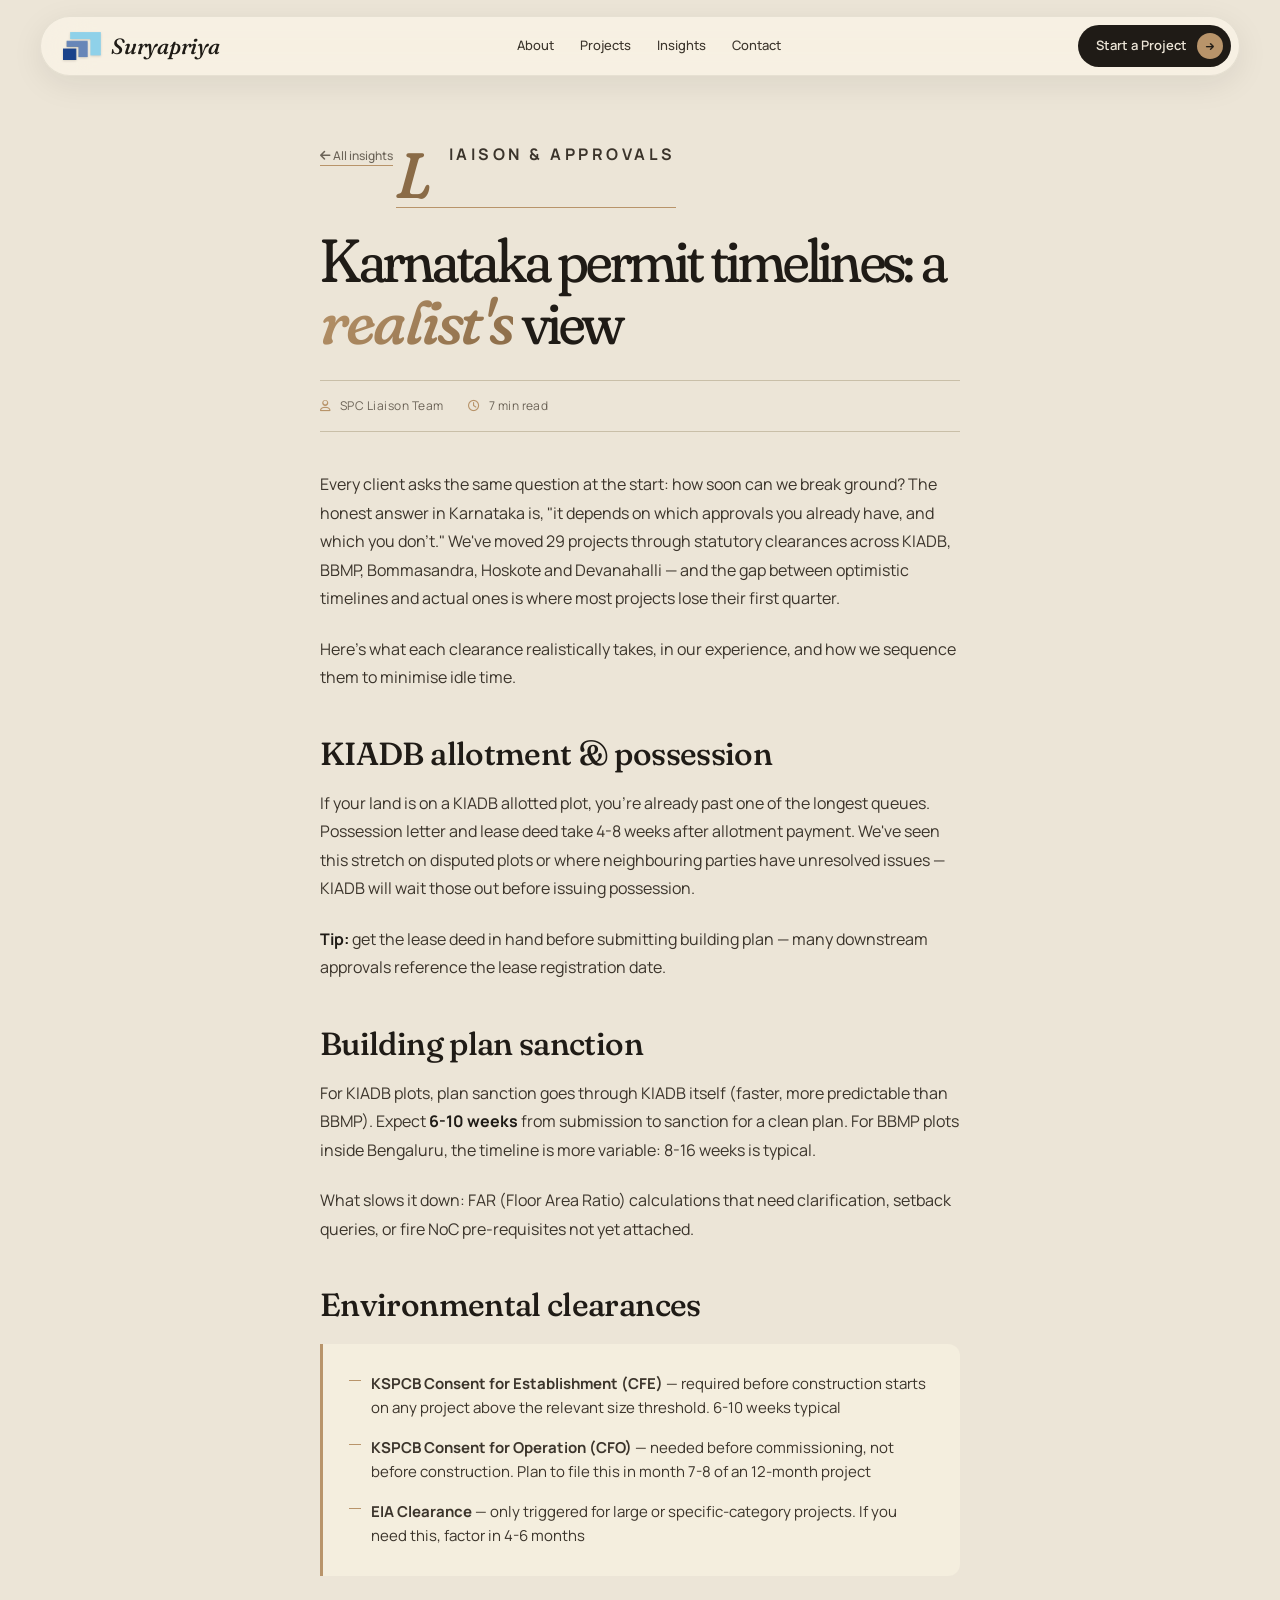
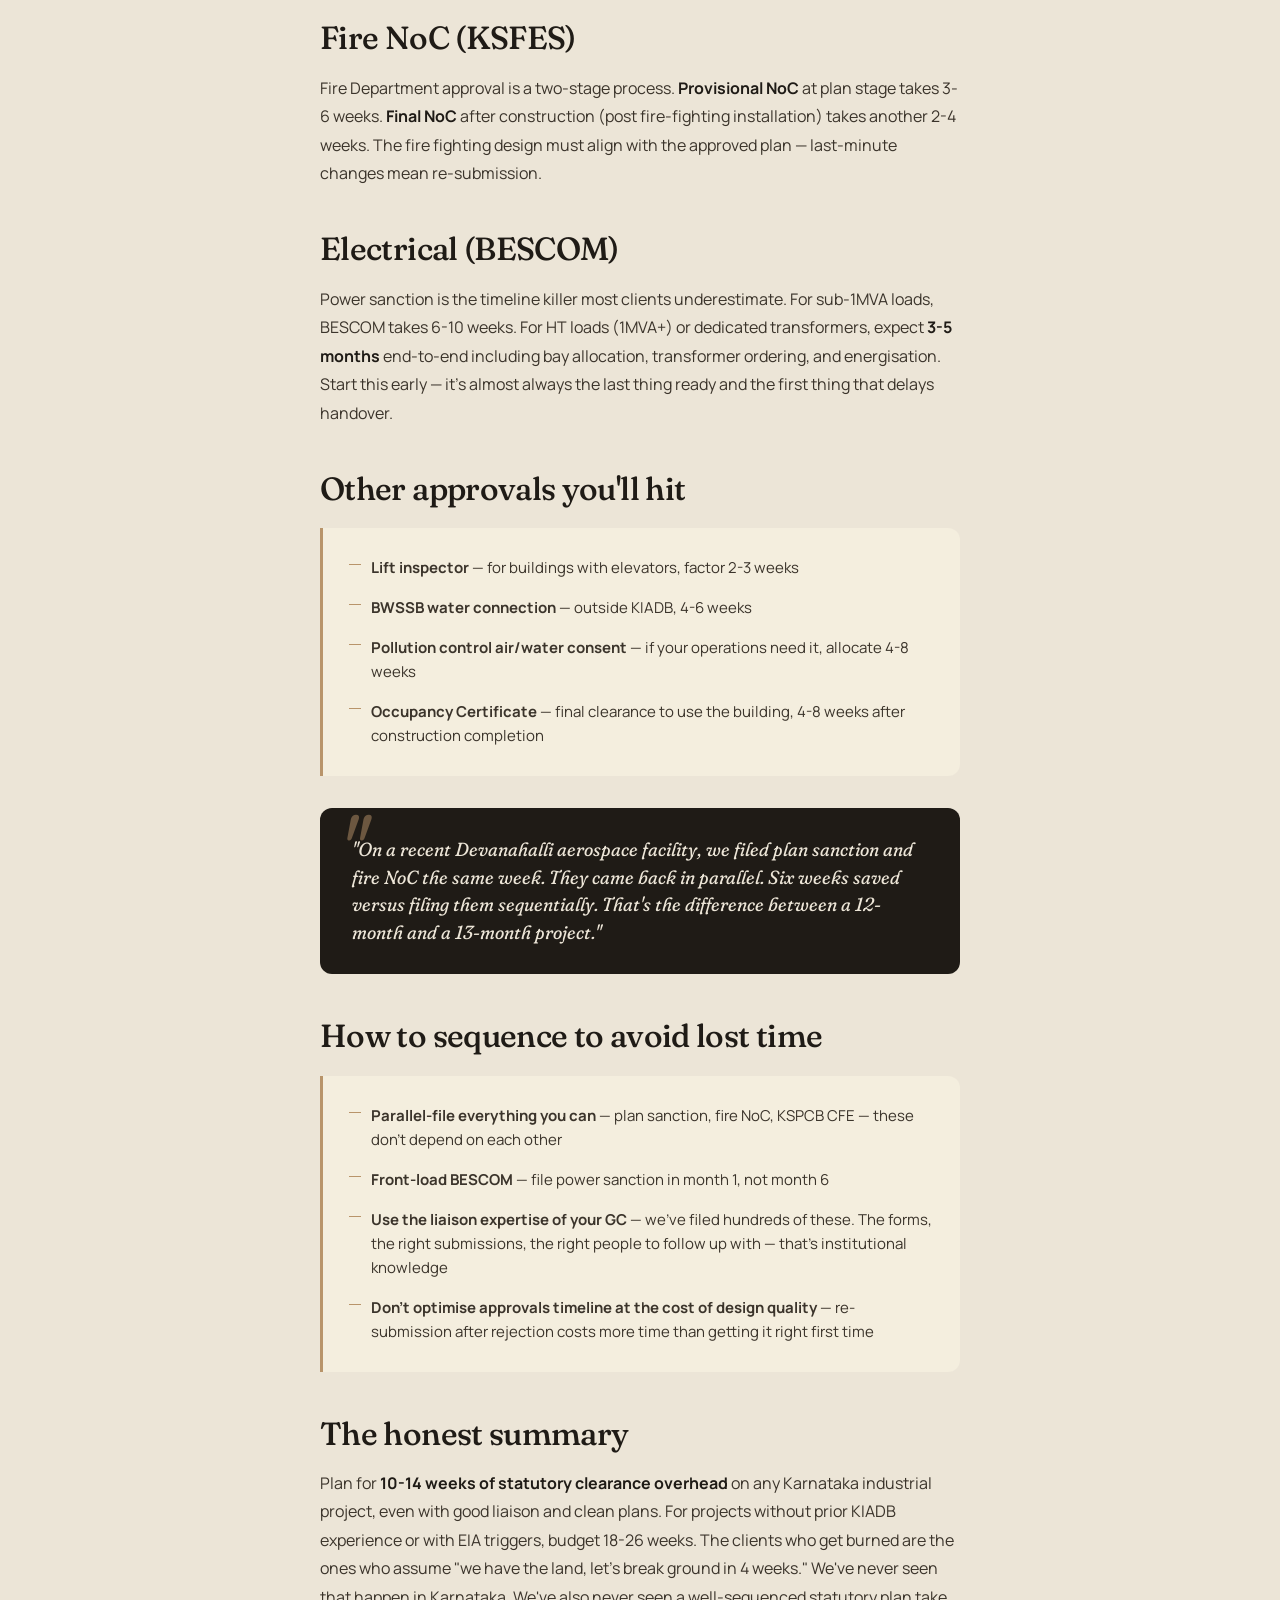
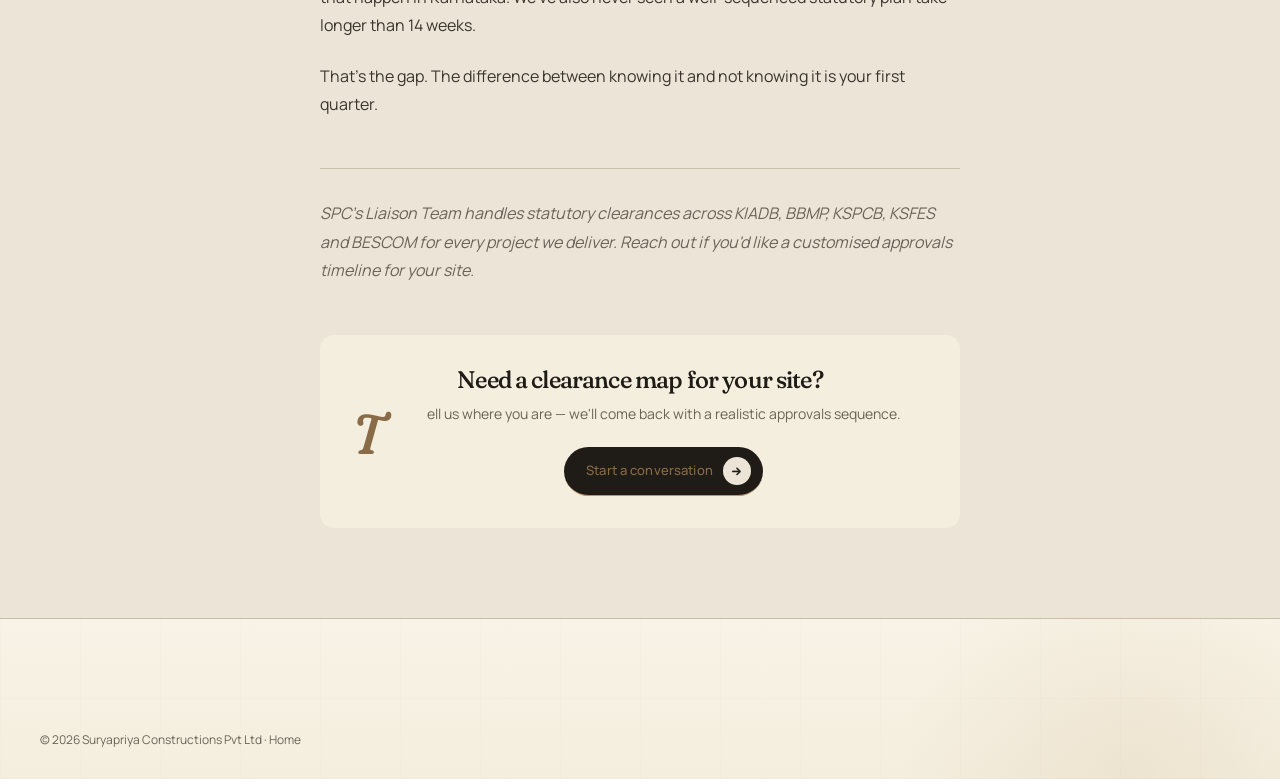
<file: blog/karnataka-permits.html>
<!DOCTYPE html>
<html lang="en">
<head>
  <meta charset="UTF-8" />
  <meta name="viewport" content="width=device-width, initial-scale=1.0" />
  <title>Karnataka permit timelines — a realist's view | Suryapriya Constructions</title>
  <meta name="description" content="What KIADB, BBMP and pollution control approvals actually take in Karnataka — and how to sequence them without losing weeks." />
  <link rel="icon" type="image/x-icon" href="../favicon.ico" />
  <link rel="icon" type="image/svg+xml" href="../favicon.svg" />
  <link rel="icon" type="image/png" sizes="32x32" href="../favicon-32x32.png" />
  <link rel="apple-touch-icon" sizes="180x180" href="../favicon-apple-180.png" />
  <link rel="preconnect" href="https://fonts.googleapis.com" />
  <link rel="preconnect" href="https://fonts.gstatic.com" crossorigin />
  <link href="https://fonts.googleapis.com/css2?family=Fraunces:opsz,wght,SOFT@9..144,300..600,0..100;9..144,300..600,50..100&family=Manrope:wght@400;500;600;700&display=swap" rel="stylesheet" />
  <link rel="stylesheet" href="https://cdnjs.cloudflare.com/ajax/libs/font-awesome/6.5.1/css/all.min.css" />
  <link rel="stylesheet" href="../css/style.css?v=20260522i" />
</head>
<body>

<header class="nav" id="nav">
  <a href="../index.html" class="nav__logo">
    <img src="../images/brand/spc-logo.png" alt="SPC" class="nav__logo-mark" width="42" height="32"/>
    <span>Suryapriya</span>
  </a>
  <nav class="nav__links">
    <a href="../index.html#about">About</a>
    <a href="../index.html#projects">Projects</a>
    <a href="index.html">Insights</a>
    <a href="../index.html#contact">Contact</a>
  </nav>
  <div class="nav__right">
    <a href="../index.html#contact" class="nav__cta">Start a Project
      <span class="nav__cta-arrow"><i class="fa-solid fa-arrow-right"></i></span>
    </a>
  </div>
</header>

<main>
<article class="article">
  <a href="index.html" style="font-size:12px; color:var(--muted); display:inline-block; margin-bottom:30px;"><i class="fa-solid fa-arrow-left"></i> All insights</a>
  <p class="article__cat">Liaison &amp; Approvals</p>
  <h1>Karnataka permit timelines: a <em>realist's</em> view</h1>
  <div class="article__meta">
    <span><i class="fa-regular fa-user"></i> SPC Liaison Team</span>
    <span><i class="fa-regular fa-clock"></i> 7 min read</span>
  </div>

  <p>Every client asks the same question at the start: how soon can we break ground? The honest answer in Karnataka is, "it depends on which approvals you already have, and which you don't." We've moved 29 projects through statutory clearances across KIADB, BBMP, Bommasandra, Hoskote and Devanahalli — and the gap between optimistic timelines and actual ones is where most projects lose their first quarter.</p>

  <p>Here's what each clearance realistically takes, in our experience, and how we sequence them to minimise idle time.</p>

  <h2>KIADB allotment &amp; possession</h2>
  <p>If your land is on a KIADB allotted plot, you're already past one of the longest queues. Possession letter and lease deed take 4-8 weeks after allotment payment. We've seen this stretch on disputed plots or where neighbouring parties have unresolved issues — KIADB will wait those out before issuing possession.</p>

  <p><strong>Tip:</strong> get the lease deed in hand before submitting building plan — many downstream approvals reference the lease registration date.</p>

  <h2>Building plan sanction</h2>
  <p>For KIADB plots, plan sanction goes through KIADB itself (faster, more predictable than BBMP). Expect <strong>6-10 weeks</strong> from submission to sanction for a clean plan. For BBMP plots inside Bengaluru, the timeline is more variable: 8-16 weeks is typical.</p>

  <p>What slows it down: FAR (Floor Area Ratio) calculations that need clarification, setback queries, or fire NoC pre-requisites not yet attached.</p>

  <h2>Environmental clearances</h2>
  <ul>
    <li><strong>KSPCB Consent for Establishment (CFE)</strong> — required before construction starts on any project above the relevant size threshold. 6-10 weeks typical</li>
    <li><strong>KSPCB Consent for Operation (CFO)</strong> — needed before commissioning, not before construction. Plan to file this in month 7-8 of an 12-month project</li>
    <li><strong>EIA Clearance</strong> — only triggered for large or specific-category projects. If you need this, factor in 4-6 months</li>
  </ul>

  <h2>Fire NoC (KSFES)</h2>
  <p>Fire Department approval is a two-stage process. <strong>Provisional NoC</strong> at plan stage takes 3-6 weeks. <strong>Final NoC</strong> after construction (post fire-fighting installation) takes another 2-4 weeks. The fire fighting design must align with the approved plan — last-minute changes mean re-submission.</p>

  <h2>Electrical (BESCOM)</h2>
  <p>Power sanction is the timeline killer most clients underestimate. For sub-1MVA loads, BESCOM takes 6-10 weeks. For HT loads (1MVA+) or dedicated transformers, expect <strong>3-5 months</strong> end-to-end including bay allocation, transformer ordering, and energisation. Start this early — it's almost always the last thing ready and the first thing that delays handover.</p>

  <h2>Other approvals you'll hit</h2>
  <ul>
    <li><strong>Lift inspector</strong> — for buildings with elevators, factor 2-3 weeks</li>
    <li><strong>BWSSB water connection</strong> — outside KIADB, 4-6 weeks</li>
    <li><strong>Pollution control air/water consent</strong> — if your operations need it, allocate 4-8 weeks</li>
    <li><strong>Occupancy Certificate</strong> — final clearance to use the building, 4-8 weeks after construction completion</li>
  </ul>

  <blockquote>"On a recent Devanahalli aerospace facility, we filed plan sanction and fire NoC the same week. They came back in parallel. Six weeks saved versus filing them sequentially. That's the difference between a 12-month and a 13-month project."</blockquote>

  <h2>How to sequence to avoid lost time</h2>
  <ul>
    <li><strong>Parallel-file everything you can</strong> — plan sanction, fire NoC, KSPCB CFE — these don't depend on each other</li>
    <li><strong>Front-load BESCOM</strong> — file power sanction in month 1, not month 6</li>
    <li><strong>Use the liaison expertise of your GC</strong> — we've filed hundreds of these. The forms, the right submissions, the right people to follow up with — that's institutional knowledge</li>
    <li><strong>Don't optimise approvals timeline at the cost of design quality</strong> — re-submission after rejection costs more time than getting it right first time</li>
  </ul>

  <h2>The honest summary</h2>
  <p>Plan for <strong>10-14 weeks of statutory clearance overhead</strong> on any Karnataka industrial project, even with good liaison and clean plans. For projects without prior KIADB experience or with EIA triggers, budget 18-26 weeks. The clients who get burned are the ones who assume "we have the land, let's break ground in 4 weeks." We've never seen that happen in Karnataka. We've also never seen a well-sequenced statutory plan take longer than 14 weeks.</p>

  <p>That's the gap. The difference between knowing it and not knowing it is your first quarter.</p>

  <p style="margin-top:50px; padding-top:30px; border-top:1px solid var(--line); font-style:italic; color:var(--muted);">SPC's Liaison Team handles statutory clearances across KIADB, BBMP, KSPCB, KSFES and BESCOM for every project we deliver. Reach out if you'd like a customised approvals timeline for your site.</p>

  <div style="margin-top:50px; padding:32px; background:var(--cream-soft); border-radius:14px; text-align:center;">
    <h3 style="font-family:var(--f-display); font-size:24px; font-weight:500; margin-bottom:10px;">Need a clearance map for your site?</h3>
    <p style="font-size:14px; color:var(--muted); margin-bottom:20px;">Tell us where you are — we'll come back with a realistic approvals sequence.</p>
    <a href="../index.html#contact" class="pill">Start a conversation <span class="pill__arrow"><i class="fa-solid fa-arrow-right"></i></span></a>
  </div>

</article>
</main>

<footer class="footer">
  <div class="container">
    <div class="footer__bottom">
      <p>© <span id="year"></span> Suryapriya Constructions Pvt Ltd · <a href="../index.html">Home</a></p>
    </div>
  </div>
</footer>

<script>document.getElementById('year').textContent = new Date().getFullYear();</script>
</body>
</html>
</file>
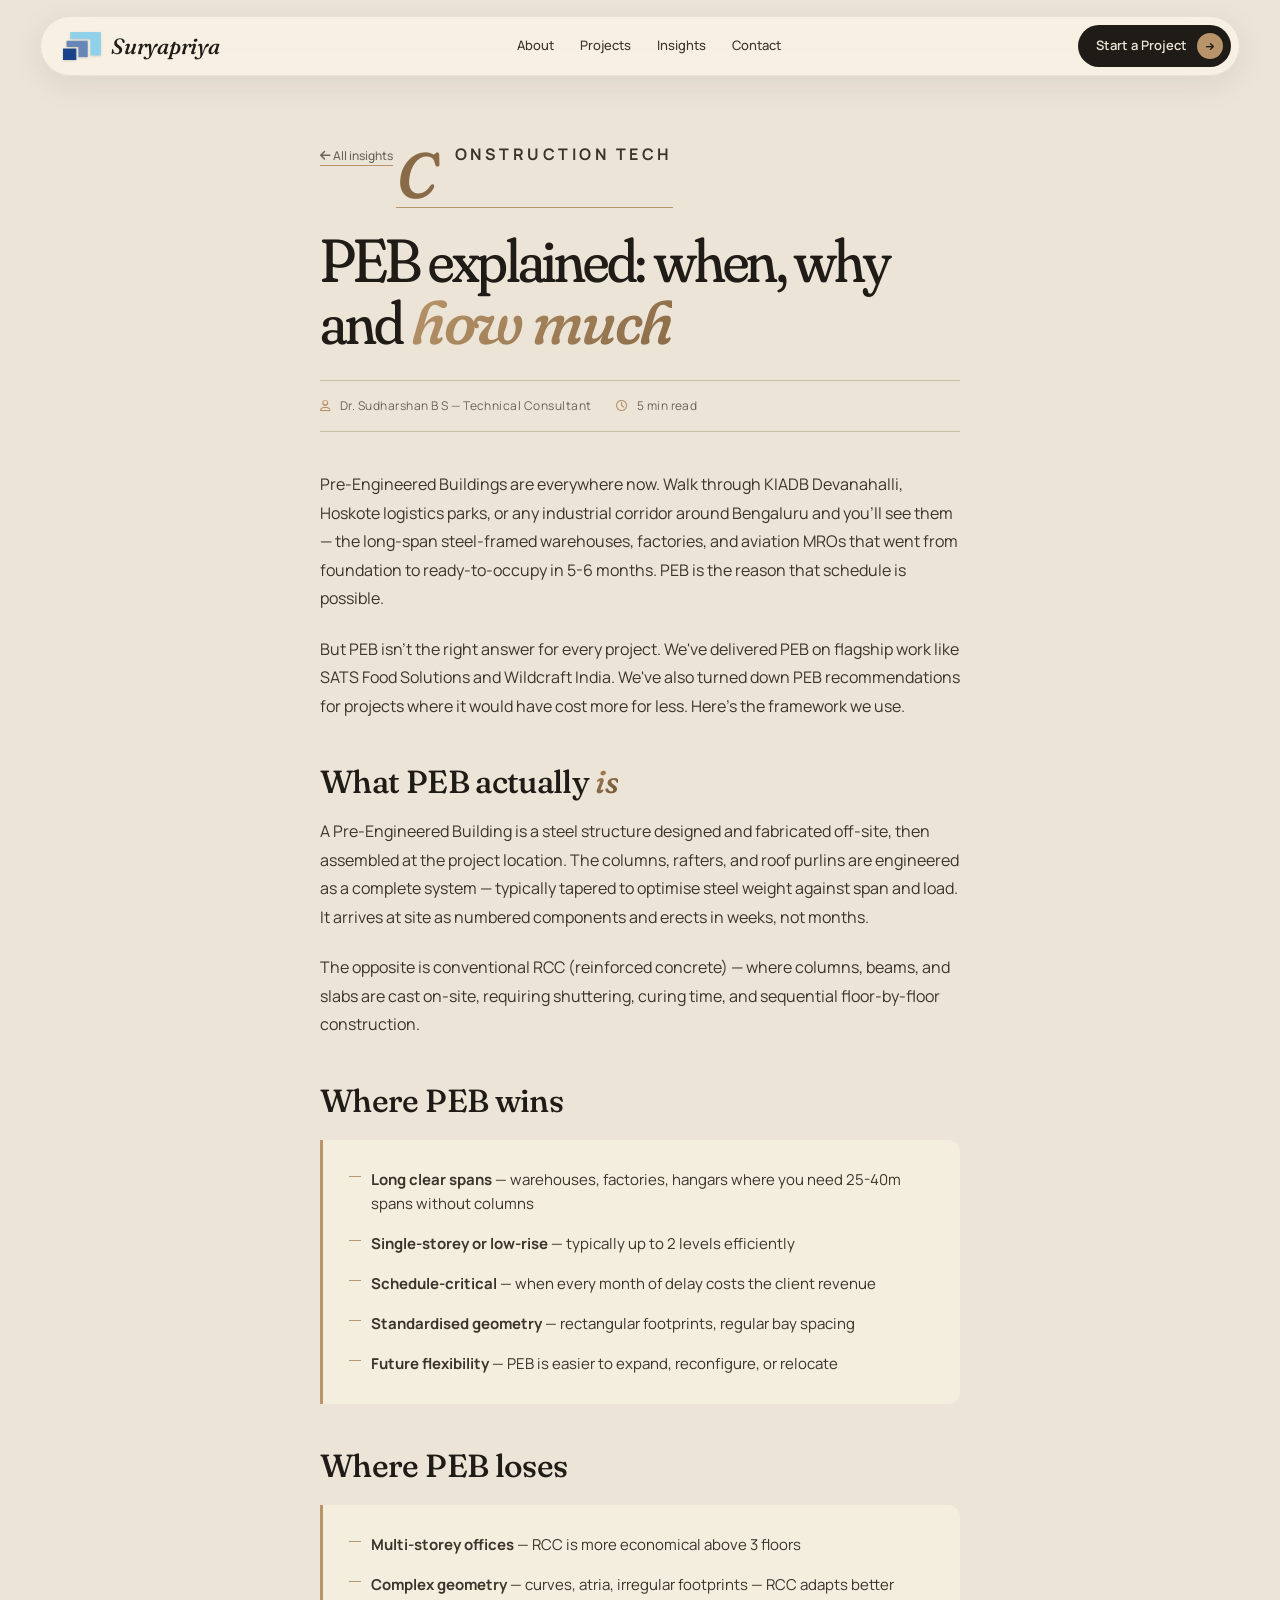
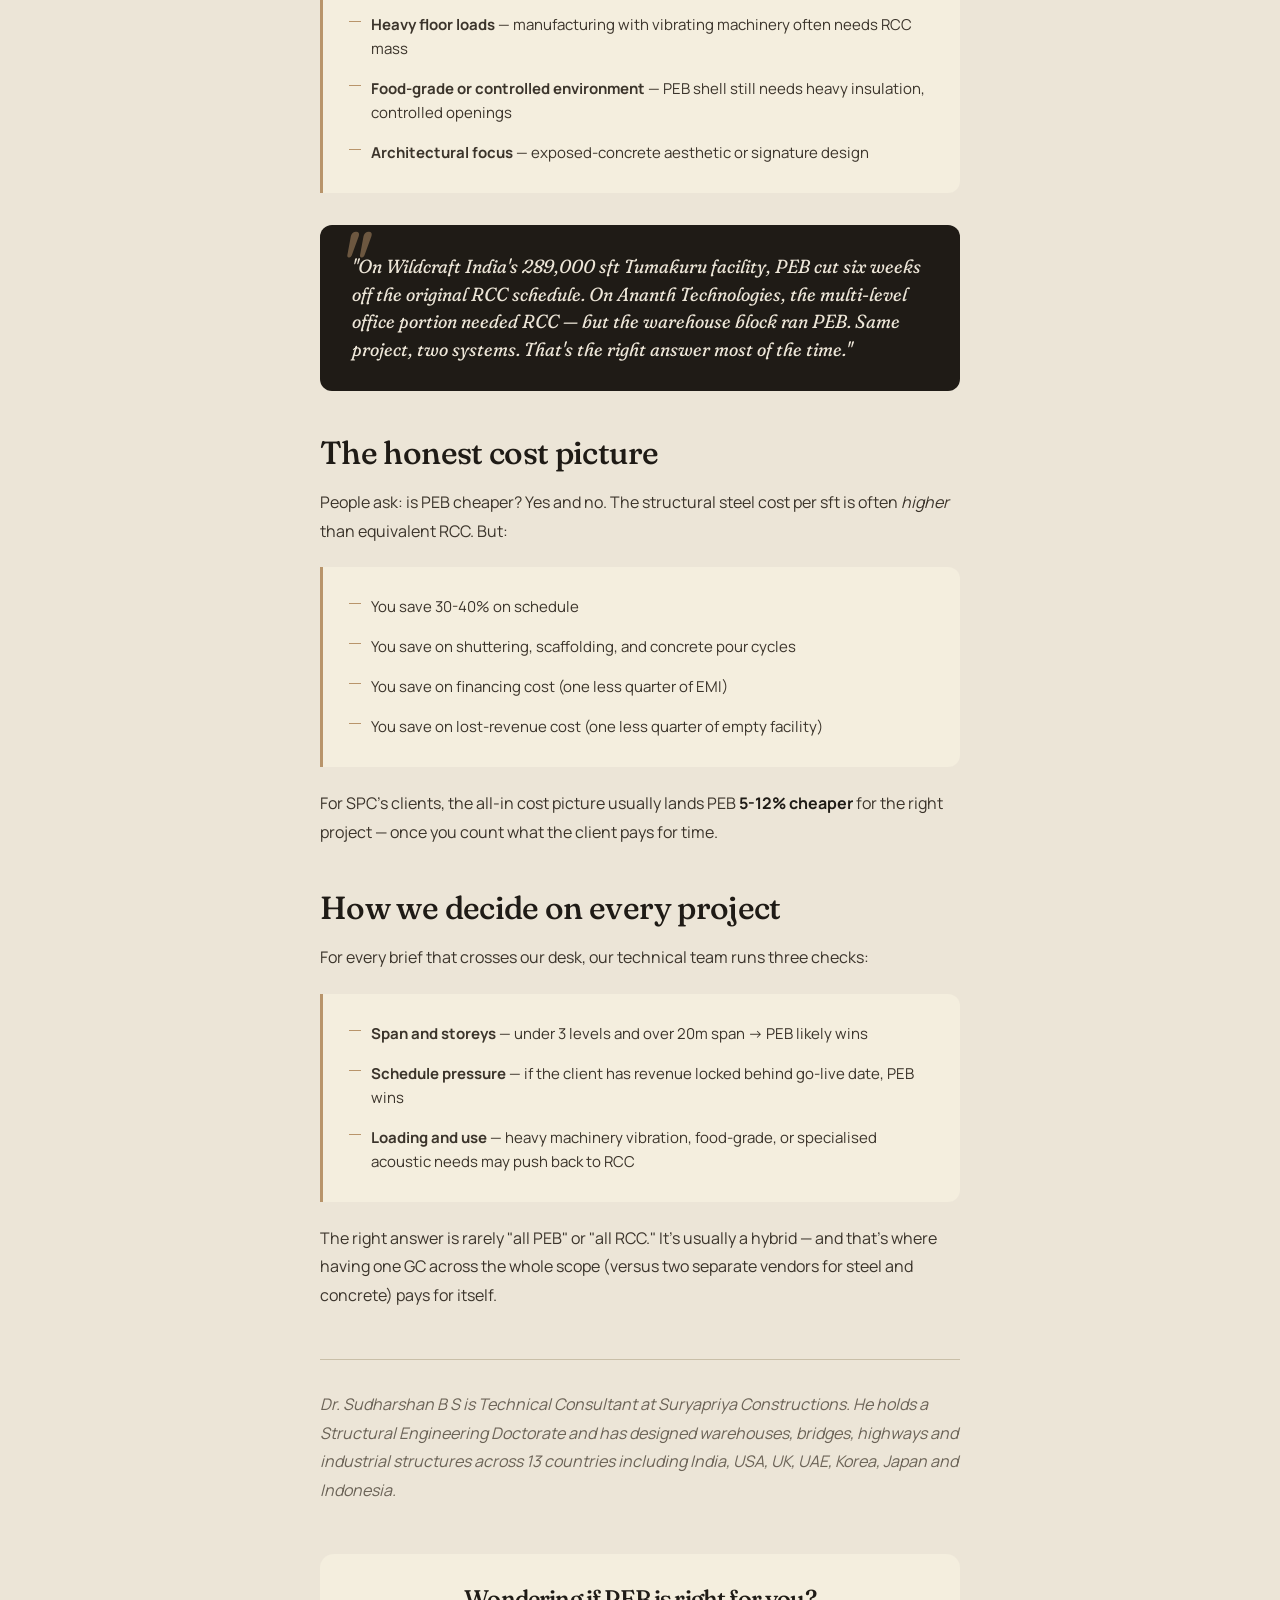
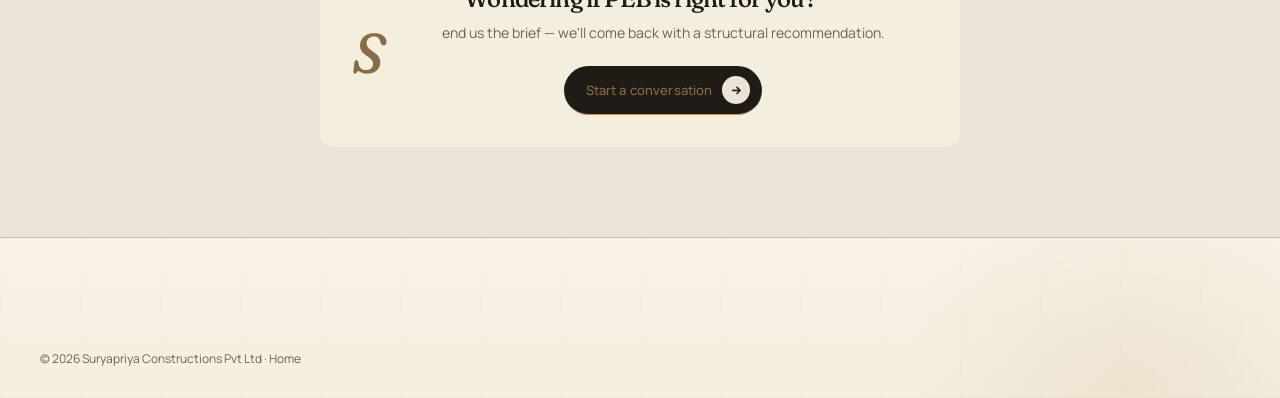
<file: blog/peb-explained.html>
<!DOCTYPE html>
<html lang="en">
<head>
  <meta charset="UTF-8" />
  <meta name="viewport" content="width=device-width, initial-scale=1.0" />
  <title>PEB explained: when, why and how much — Suryapriya Constructions</title>
  <meta name="description" content="Pre-Engineered Buildings cut schedule by 30-40% on the right project. The wrong project, they cost more. Here's how we decide." />
  <link rel="icon" type="image/x-icon" href="../favicon.ico" />
  <link rel="icon" type="image/svg+xml" href="../favicon.svg" />
  <link rel="icon" type="image/png" sizes="32x32" href="../favicon-32x32.png" />
  <link rel="apple-touch-icon" sizes="180x180" href="../favicon-apple-180.png" />
  <link rel="preconnect" href="https://fonts.googleapis.com" />
  <link rel="preconnect" href="https://fonts.gstatic.com" crossorigin />
  <link href="https://fonts.googleapis.com/css2?family=Fraunces:opsz,wght,SOFT@9..144,300..600,0..100;9..144,300..600,50..100&family=Manrope:wght@400;500;600;700&display=swap" rel="stylesheet" />
  <link rel="stylesheet" href="https://cdnjs.cloudflare.com/ajax/libs/font-awesome/6.5.1/css/all.min.css" />
  <link rel="stylesheet" href="../css/style.css?v=20260522i" />
</head>
<body>

<header class="nav" id="nav">
  <a href="../index.html" class="nav__logo">
    <img src="../images/brand/spc-logo.png" alt="SPC" class="nav__logo-mark" width="42" height="32"/>
    <span>Suryapriya</span>
  </a>
  <nav class="nav__links">
    <a href="../index.html#about">About</a>
    <a href="../index.html#projects">Projects</a>
    <a href="index.html">Insights</a>
    <a href="../index.html#contact">Contact</a>
  </nav>
  <div class="nav__right">
    <a href="../index.html#contact" class="nav__cta">Start a Project
      <span class="nav__cta-arrow"><i class="fa-solid fa-arrow-right"></i></span>
    </a>
  </div>
</header>

<main>
<article class="article">
  <a href="index.html" style="font-size:12px; color:var(--muted); display:inline-block; margin-bottom:30px;"><i class="fa-solid fa-arrow-left"></i> All insights</a>
  <p class="article__cat">Construction Tech</p>
  <h1>PEB explained: when, why and <em>how much</em></h1>
  <div class="article__meta">
    <span><i class="fa-regular fa-user"></i> Dr. Sudharshan B S — Technical Consultant</span>
    <span><i class="fa-regular fa-clock"></i> 5 min read</span>
  </div>

  <p>Pre-Engineered Buildings are everywhere now. Walk through KIADB Devanahalli, Hoskote logistics parks, or any industrial corridor around Bengaluru and you'll see them — the long-span steel-framed warehouses, factories, and aviation MROs that went from foundation to ready-to-occupy in 5-6 months. PEB is the reason that schedule is possible.</p>

  <p>But PEB isn't the right answer for every project. We've delivered PEB on flagship work like SATS Food Solutions and Wildcraft India. We've also turned down PEB recommendations for projects where it would have cost more for less. Here's the framework we use.</p>

  <h2>What PEB actually <em>is</em></h2>
  <p>A Pre-Engineered Building is a steel structure designed and fabricated off-site, then assembled at the project location. The columns, rafters, and roof purlins are engineered as a complete system — typically tapered to optimise steel weight against span and load. It arrives at site as numbered components and erects in weeks, not months.</p>

  <p>The opposite is conventional RCC (reinforced concrete) — where columns, beams, and slabs are cast on-site, requiring shuttering, curing time, and sequential floor-by-floor construction.</p>

  <h2>Where PEB wins</h2>
  <ul>
    <li><strong>Long clear spans</strong> — warehouses, factories, hangars where you need 25-40m spans without columns</li>
    <li><strong>Single-storey or low-rise</strong> — typically up to 2 levels efficiently</li>
    <li><strong>Schedule-critical</strong> — when every month of delay costs the client revenue</li>
    <li><strong>Standardised geometry</strong> — rectangular footprints, regular bay spacing</li>
    <li><strong>Future flexibility</strong> — PEB is easier to expand, reconfigure, or relocate</li>
  </ul>

  <h2>Where PEB loses</h2>
  <ul>
    <li><strong>Multi-storey offices</strong> — RCC is more economical above 3 floors</li>
    <li><strong>Complex geometry</strong> — curves, atria, irregular footprints — RCC adapts better</li>
    <li><strong>Heavy floor loads</strong> — manufacturing with vibrating machinery often needs RCC mass</li>
    <li><strong>Food-grade or controlled environment</strong> — PEB shell still needs heavy insulation, controlled openings</li>
    <li><strong>Architectural focus</strong> — exposed-concrete aesthetic or signature design</li>
  </ul>

  <blockquote>"On Wildcraft India's 289,000 sft Tumakuru facility, PEB cut six weeks off the original RCC schedule. On Ananth Technologies, the multi-level office portion needed RCC — but the warehouse block ran PEB. Same project, two systems. That's the right answer most of the time."</blockquote>

  <h2>The honest cost picture</h2>
  <p>People ask: is PEB cheaper? Yes and no. The structural steel cost per sft is often <em>higher</em> than equivalent RCC. But:</p>
  <ul>
    <li>You save 30-40% on schedule</li>
    <li>You save on shuttering, scaffolding, and concrete pour cycles</li>
    <li>You save on financing cost (one less quarter of EMI)</li>
    <li>You save on lost-revenue cost (one less quarter of empty facility)</li>
  </ul>
  <p>For SPC's clients, the all-in cost picture usually lands PEB <strong>5-12% cheaper</strong> for the right project — once you count what the client pays for time.</p>

  <h2>How we decide on every project</h2>
  <p>For every brief that crosses our desk, our technical team runs three checks:</p>
  <ul>
    <li><strong>Span and storeys</strong> — under 3 levels and over 20m span → PEB likely wins</li>
    <li><strong>Schedule pressure</strong> — if the client has revenue locked behind go-live date, PEB wins</li>
    <li><strong>Loading and use</strong> — heavy machinery vibration, food-grade, or specialised acoustic needs may push back to RCC</li>
  </ul>
  <p>The right answer is rarely "all PEB" or "all RCC." It's usually a hybrid — and that's where having one GC across the whole scope (versus two separate vendors for steel and concrete) pays for itself.</p>

  <p style="margin-top:50px; padding-top:30px; border-top:1px solid var(--line); font-style:italic; color:var(--muted);">Dr. Sudharshan B S is Technical Consultant at Suryapriya Constructions. He holds a Structural Engineering Doctorate and has designed warehouses, bridges, highways and industrial structures across 13 countries including India, USA, UK, UAE, Korea, Japan and Indonesia.</p>

  <div style="margin-top:50px; padding:32px; background:var(--cream-soft); border-radius:14px; text-align:center;">
    <h3 style="font-family:var(--f-display); font-size:24px; font-weight:500; margin-bottom:10px;">Wondering if PEB is right for you?</h3>
    <p style="font-size:14px; color:var(--muted); margin-bottom:20px;">Send us the brief — we'll come back with a structural recommendation.</p>
    <a href="../index.html#contact" class="pill">Start a conversation <span class="pill__arrow"><i class="fa-solid fa-arrow-right"></i></span></a>
  </div>

</article>
</main>

<footer class="footer">
  <div class="container">
    <div class="footer__bottom">
      <p>© <span id="year"></span> Suryapriya Constructions Pvt Ltd · <a href="../index.html">Home</a></p>
    </div>
  </div>
</footer>

<script>document.getElementById('year').textContent = new Date().getFullYear();</script>
</body>
</html>
</file>
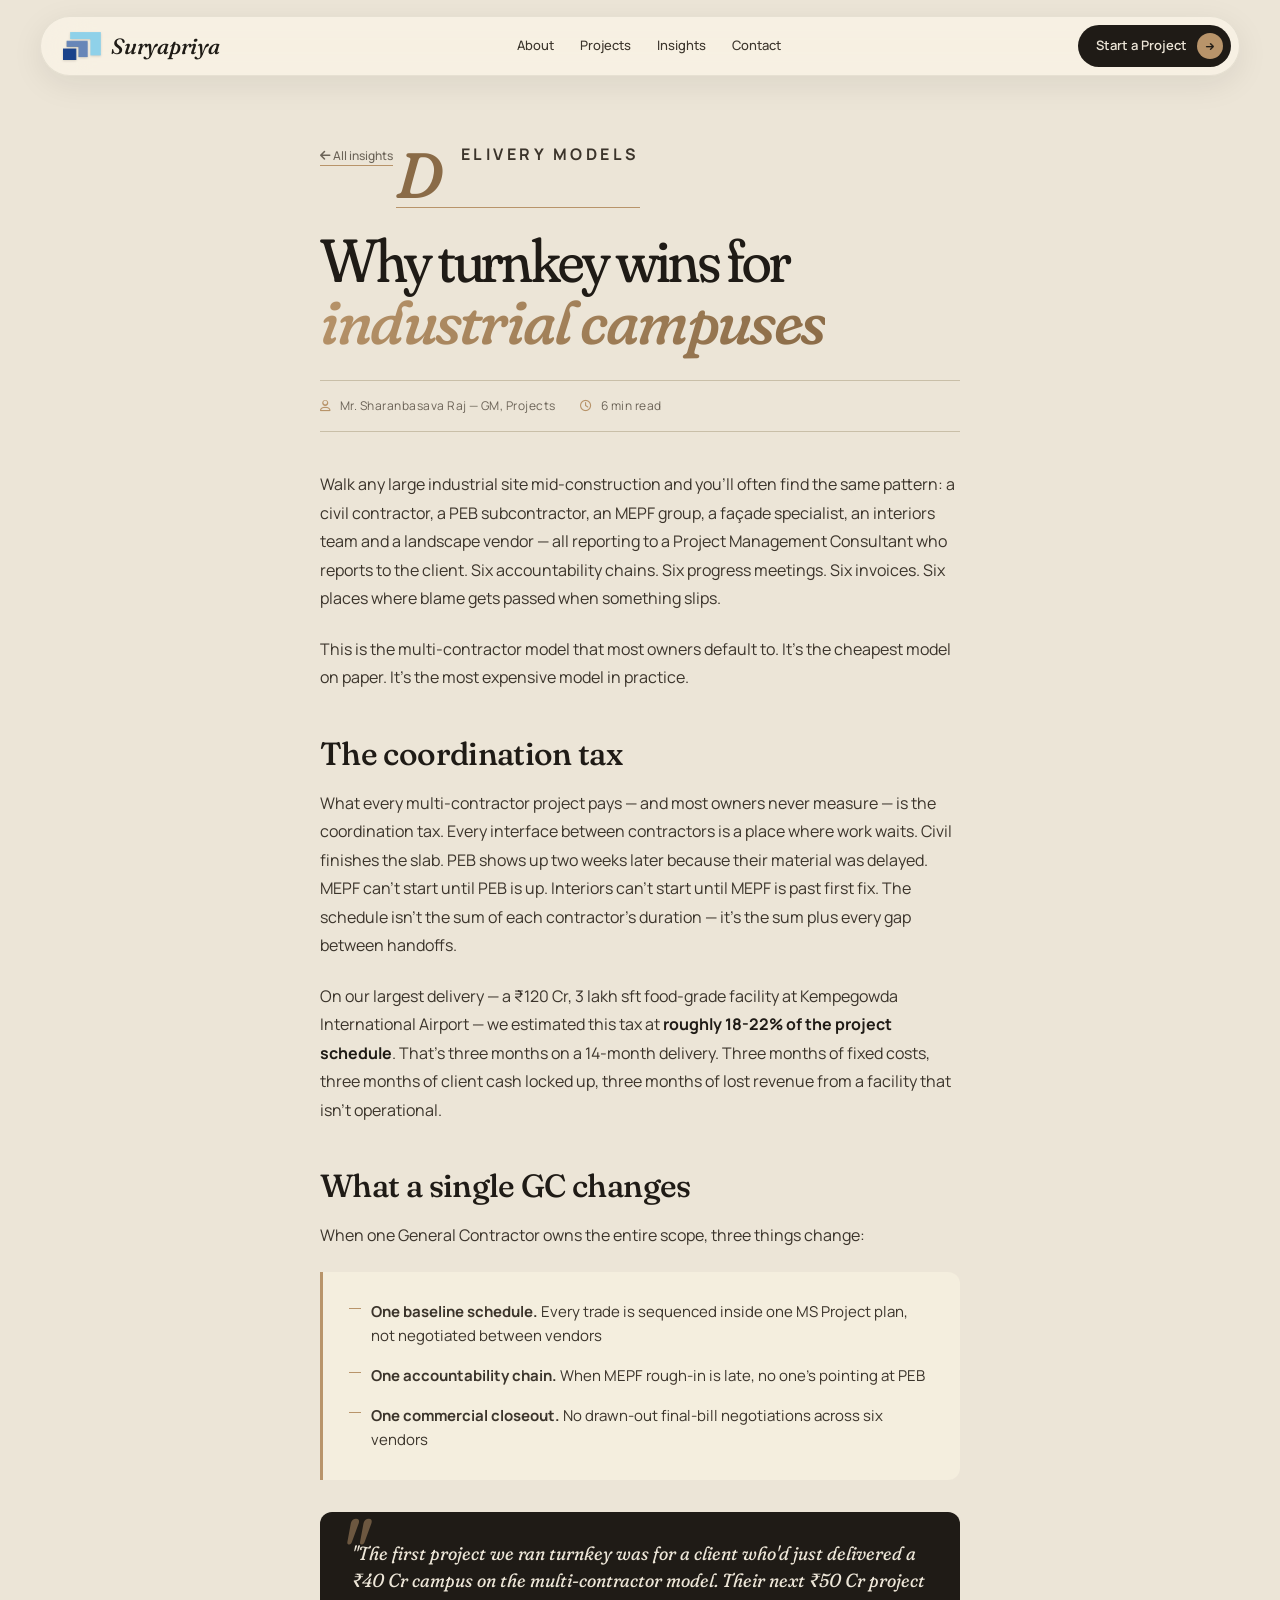
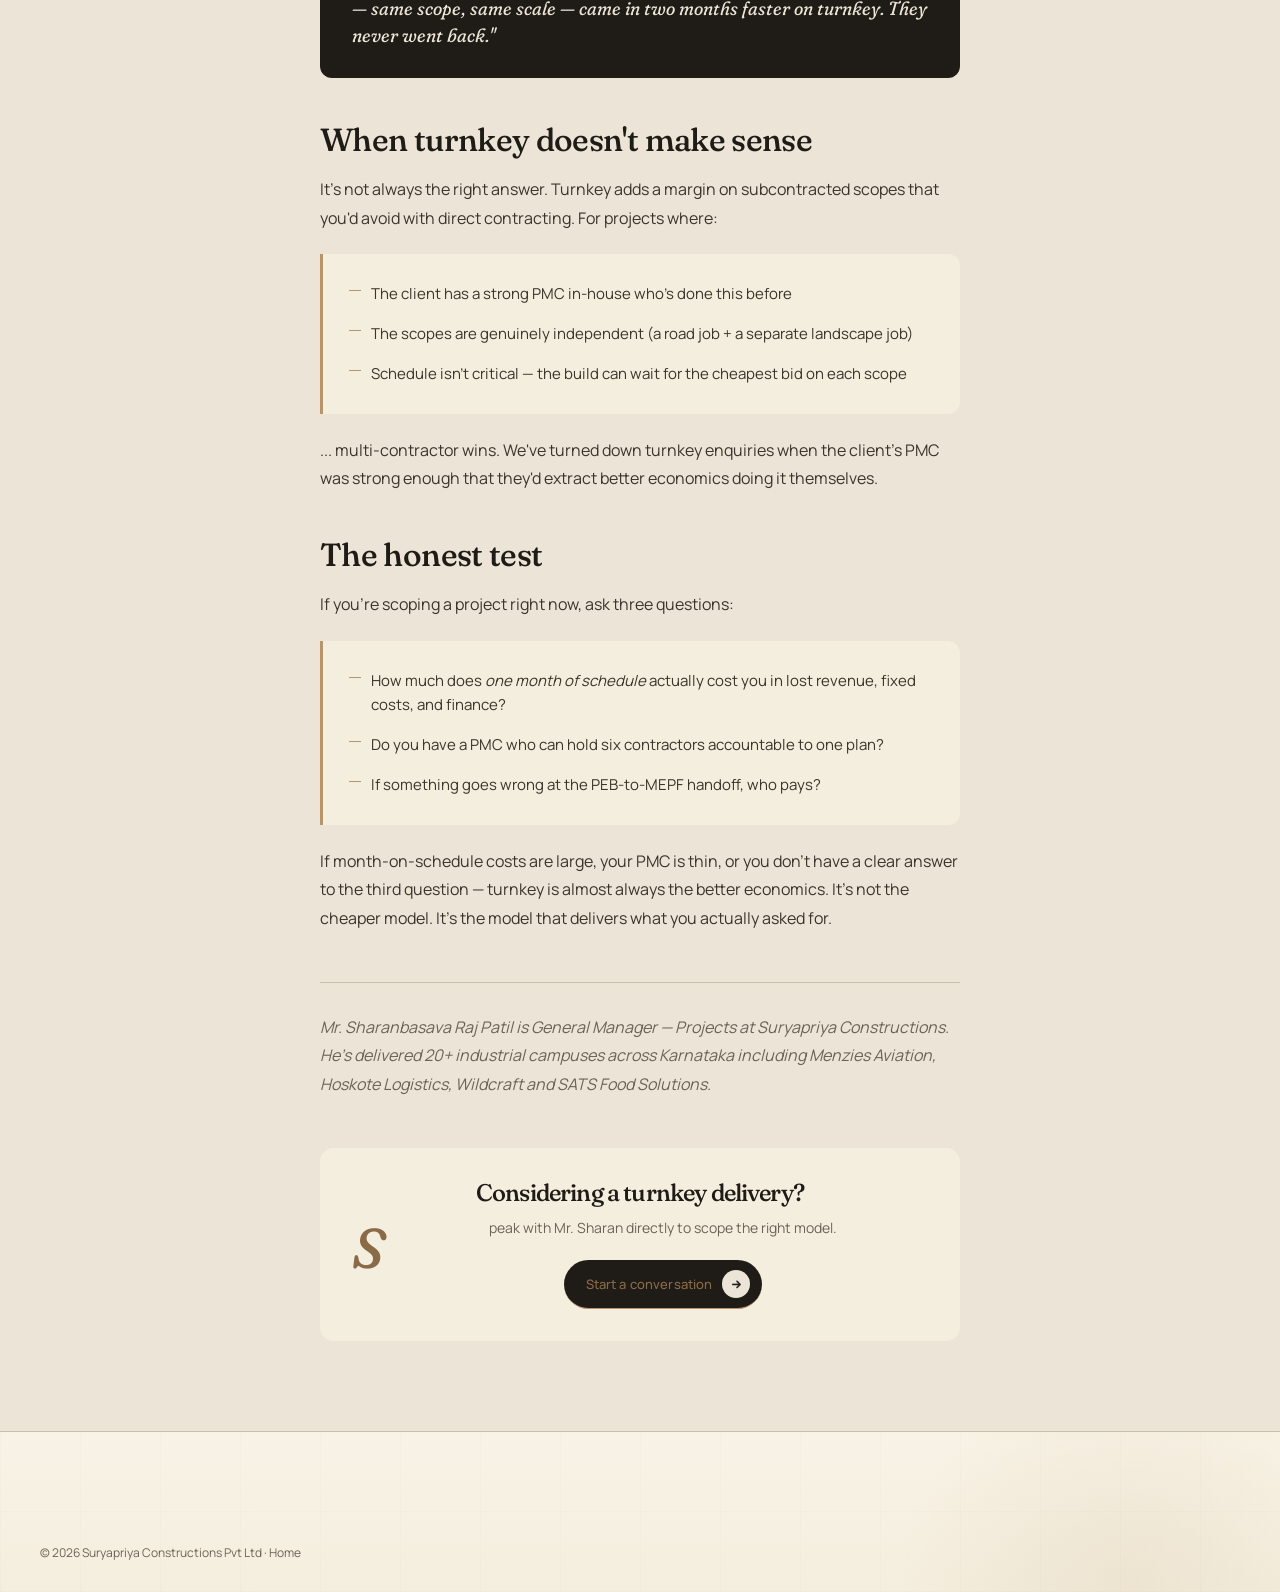
<file: blog/why-turnkey.html>
<!DOCTYPE html>
<html lang="en">
<head>
  <meta charset="UTF-8" />
  <meta name="viewport" content="width=device-width, initial-scale=1.0" />
  <title>Why turnkey wins for industrial campuses — Suryapriya Constructions</title>
  <meta name="description" content="Multi-contractor coordination is where most projects bleed time. What single-GC accountability changes." />
  <link rel="icon" type="image/x-icon" href="../favicon.ico" />
  <link rel="icon" type="image/svg+xml" href="../favicon.svg" />
  <link rel="icon" type="image/png" sizes="32x32" href="../favicon-32x32.png" />
  <link rel="apple-touch-icon" sizes="180x180" href="../favicon-apple-180.png" />
  <link rel="preconnect" href="https://fonts.googleapis.com" />
  <link rel="preconnect" href="https://fonts.gstatic.com" crossorigin />
  <link href="https://fonts.googleapis.com/css2?family=Fraunces:opsz,wght,SOFT@9..144,300..600,0..100;9..144,300..600,50..100&family=Manrope:wght@400;500;600;700&display=swap" rel="stylesheet" />
  <link rel="stylesheet" href="https://cdnjs.cloudflare.com/ajax/libs/font-awesome/6.5.1/css/all.min.css" />
  <link rel="stylesheet" href="../css/style.css?v=20260522i" />
</head>
<body>

<header class="nav" id="nav">
  <a href="../index.html" class="nav__logo">
    <img src="../images/brand/spc-logo.png" alt="SPC" class="nav__logo-mark" width="42" height="32"/>
    <span>Suryapriya</span>
  </a>
  <nav class="nav__links">
    <a href="../index.html#about">About</a>
    <a href="../index.html#projects">Projects</a>
    <a href="index.html">Insights</a>
    <a href="../index.html#contact">Contact</a>
  </nav>
  <div class="nav__right">
    <a href="../index.html#contact" class="nav__cta">Start a Project
      <span class="nav__cta-arrow"><i class="fa-solid fa-arrow-right"></i></span>
    </a>
  </div>
</header>

<main>
<article class="article">
  <a href="index.html" style="font-size:12px; color:var(--muted); display:inline-block; margin-bottom:30px;"><i class="fa-solid fa-arrow-left"></i> All insights</a>
  <p class="article__cat">Delivery Models</p>
  <h1>Why turnkey wins for <em>industrial campuses</em></h1>
  <div class="article__meta">
    <span><i class="fa-regular fa-user"></i> Mr. Sharanbasava Raj — GM, Projects</span>
    <span><i class="fa-regular fa-clock"></i> 6 min read</span>
  </div>

  <p>Walk any large industrial site mid-construction and you'll often find the same pattern: a civil contractor, a PEB subcontractor, an MEPF group, a façade specialist, an interiors team and a landscape vendor — all reporting to a Project Management Consultant who reports to the client. Six accountability chains. Six progress meetings. Six invoices. Six places where blame gets passed when something slips.</p>

  <p>This is the multi-contractor model that most owners default to. It's the cheapest model on paper. It's the most expensive model in practice.</p>

  <h2>The coordination tax</h2>
  <p>What every multi-contractor project pays — and most owners never measure — is the coordination tax. Every interface between contractors is a place where work waits. Civil finishes the slab. PEB shows up two weeks later because their material was delayed. MEPF can't start until PEB is up. Interiors can't start until MEPF is past first fix. The schedule isn't the sum of each contractor's duration — it's the sum plus every gap between handoffs.</p>

  <p>On our largest delivery — a ₹120 Cr, 3 lakh sft food-grade facility at Kempegowda International Airport — we estimated this tax at <strong>roughly 18-22% of the project schedule</strong>. That's three months on a 14-month delivery. Three months of fixed costs, three months of client cash locked up, three months of lost revenue from a facility that isn't operational.</p>

  <h2>What a single GC changes</h2>
  <p>When one General Contractor owns the entire scope, three things change:</p>
  <ul>
    <li><strong>One baseline schedule.</strong> Every trade is sequenced inside one MS Project plan, not negotiated between vendors</li>
    <li><strong>One accountability chain.</strong> When MEPF rough-in is late, no one's pointing at PEB</li>
    <li><strong>One commercial closeout.</strong> No drawn-out final-bill negotiations across six vendors</li>
  </ul>

  <blockquote>"The first project we ran turnkey was for a client who'd just delivered a ₹40 Cr campus on the multi-contractor model. Their next ₹50 Cr project — same scope, same scale — came in two months faster on turnkey. They never went back."</blockquote>

  <h2>When turnkey doesn't make sense</h2>
  <p>It's not always the right answer. Turnkey adds a margin on subcontracted scopes that you'd avoid with direct contracting. For projects where:</p>
  <ul>
    <li>The client has a strong PMC in-house who's done this before</li>
    <li>The scopes are genuinely independent (a road job + a separate landscape job)</li>
    <li>Schedule isn't critical — the build can wait for the cheapest bid on each scope</li>
  </ul>
  <p>... multi-contractor wins. We've turned down turnkey enquiries when the client's PMC was strong enough that they'd extract better economics doing it themselves.</p>

  <h2>The honest test</h2>
  <p>If you're scoping a project right now, ask three questions:</p>
  <ul>
    <li>How much does <em>one month of schedule</em> actually cost you in lost revenue, fixed costs, and finance?</li>
    <li>Do you have a PMC who can hold six contractors accountable to one plan?</li>
    <li>If something goes wrong at the PEB-to-MEPF handoff, who pays?</li>
  </ul>
  <p>If month-on-schedule costs are large, your PMC is thin, or you don't have a clear answer to the third question — turnkey is almost always the better economics. It's not the cheaper model. It's the model that delivers what you actually asked for.</p>

  <p style="margin-top:50px; padding-top:30px; border-top:1px solid var(--line); font-style:italic; color:var(--muted);">Mr. Sharanbasava Raj Patil is General Manager — Projects at Suryapriya Constructions. He's delivered 20+ industrial campuses across Karnataka including Menzies Aviation, Hoskote Logistics, Wildcraft and SATS Food Solutions.</p>

  <div style="margin-top:50px; padding:32px; background:var(--cream-soft); border-radius:14px; text-align:center;">
    <h3 style="font-family:var(--f-display); font-size:24px; font-weight:500; margin-bottom:10px;">Considering a turnkey delivery?</h3>
    <p style="font-size:14px; color:var(--muted); margin-bottom:20px;">Speak with Mr. Sharan directly to scope the right model.</p>
    <a href="../index.html#contact" class="pill">Start a conversation <span class="pill__arrow"><i class="fa-solid fa-arrow-right"></i></span></a>
  </div>

</article>
</main>

<footer class="footer">
  <div class="container">
    <div class="footer__bottom">
      <p>© <span id="year"></span> Suryapriya Constructions Pvt Ltd · <a href="../index.html">Home</a></p>
    </div>
  </div>
</footer>

<script>document.getElementById('year').textContent = new Date().getFullYear();</script>
</body>
</html>
</file>
<file: css/style.css>
/* =====================================================================
   Suryapriya Constructions — Lean stylesheet
   Fraunces (variable) + Manrope (variable)
   ===================================================================== */

:root {
  /* Palette — single accent (gold), tightened */
  --cream:        #ECE5D7;
  --cream-soft:   #F4EEDE;
  --cream-dark:   #E0D7C3;
  --paper:        #F8F3E6;
  --ink:          #1F1B16;
  --ink-soft:     #3B342B;
  --muted:        #6B6357;
  --line:         #C9BFA8;
  --line-soft:    #D9D2C1;
  --accent:       #B8946A;
  --accent-deep:  #8A6B47;
  --white:        #FAF7EE;
  --red:          #B8453E;
  --green:        #2D6A4F;

  /* Type */
  --f-display:    'Fraunces', 'Times New Roman', Georgia, serif;
  --f-sans:       'Manrope', system-ui, -apple-system, BlinkMacSystemFont, 'Segoe UI', sans-serif;

  /* Tokens */
  --radius:       12px;
  --radius-sm:    8px;
  --radius-lg:    18px;
  --pad-x:        clamp(1.25rem, 4vw, 2.5rem);
  --pad-y:        clamp(4rem, 8vw, 6rem);
  --max:          1280px;

  --ease:         cubic-bezier(.4,0,.2,1);
  --ease-out:     cubic-bezier(.16,1,.3,1);

  /* Shadows — soft, multi-layer */
  --shadow-sm:    0 1px 2px rgba(31,27,22,.04), 0 4px 12px rgba(31,27,22,.06);
  --shadow:      0 2px 6px rgba(31,27,22,.05), 0 8px 24px rgba(31,27,22,.08), 0 16px 48px rgba(31,27,22,.06);
  --shadow-lg:    0 4px 10px rgba(31,27,22,.06), 0 16px 40px rgba(31,27,22,.12), 0 32px 80px rgba(31,27,22,.08);
}

/* Reset / base */
*, *::before, *::after { box-sizing: border-box; margin: 0; padding: 0; }
html { scroll-behavior: smooth; -webkit-text-size-adjust: 100%; }
body {
  font-family: var(--f-sans);
  background: var(--cream);
  color: var(--ink);
  font-size: 16px;
  font-weight: 400;
  line-height: 1.5;
  -webkit-font-smoothing: antialiased;
  -moz-osx-font-smoothing: grayscale;
  overflow-x: hidden;
}
a { color: inherit; text-decoration: none; }
button { font: inherit; cursor: pointer; border: 0; background: none; color: inherit; }
img { max-width: 100%; display: block; }
ul { list-style: none; }
::selection { background: var(--ink); color: var(--cream); }

/* Display headings */
.h-display, h1, h2, h3, h4, h5 {
  font-family: var(--f-display);
  font-weight: 400;
  font-variation-settings: "opsz" 32, "SOFT" 50;
  line-height: 1.05;
  letter-spacing: -.035em;
  color: var(--ink);
}
.h-display em, h1 em, h2 em, h3 em, h4 em {
  font-style: italic;
  font-variation-settings: "opsz" 36, "SOFT" 100;
  color: var(--accent-deep);
  font-weight: 500;
}

/* Skip link (a11y) */
.skip-link {
  position: absolute; left: 16px; top: -100px;
  z-index: 9999;
  padding: 10px 18px;
  background: var(--ink); color: var(--cream);
  border-radius: var(--radius);
}
.skip-link:focus { top: 16px; outline: 2px solid var(--accent); outline-offset: 2px; }

/* Reusable primitives */
.container { max-width: var(--max); margin: 0 auto; padding: 0 var(--pad-x); }
.section { padding: var(--pad-y) 0; position: relative; }

.chip {
  display: inline-flex; align-items: center; gap: 8px;
  padding: 6px 16px;
  background: var(--cream-soft);
  border: 1px solid var(--line);
  border-radius: 100px;
  font-size: 12px;
  font-weight: 500;
  color: var(--ink-soft);
  letter-spacing: .04em;
}
.chip i { color: var(--accent); font-size: 8px; }

.pill {
  display: inline-flex; align-items: center; gap: 10px;
  padding: 10px 12px 10px 22px;
  background: var(--ink);
  color: var(--cream);
  border-radius: 100px;
  font-size: 13px;
  font-weight: 500;
  letter-spacing: .01em;
  transition: background .25s var(--ease), transform .15s var(--ease);
  white-space: nowrap;
}
.pill:hover { background: var(--ink-soft); }
.pill:active { transform: translateY(2px); }
.pill__arrow {
  width: 28px; height: 28px;
  background: var(--cream); color: var(--ink);
  border-radius: 50%;
  display: inline-flex; align-items: center; justify-content: center;
  font-size: 10px;
  transition: transform .25s var(--ease);
}
.pill:hover .pill__arrow { transform: rotate(-45deg); }
.pill--light {
  background: var(--cream);
  color: var(--ink);
  border: 1px solid var(--line);
}
.pill--light .pill__arrow { background: var(--ink); color: var(--cream); }
.pill--light:hover { background: var(--white); }

.head { text-align: center; margin-bottom: 56px; }
.head .chip { margin-bottom: 22px; }
.head h2 {
  font-size: clamp(2.2rem, 5vw, 4rem);
  max-width: 22ch;
  margin: 0 auto;
}
.head p {
  font-size: 15px;
  color: var(--muted);
  max-width: 60ch;
  margin: 18px auto 0;
  line-height: 1.6;
}

/* ============= LOADER (clean & fast) ============= */
.loader {
  position: fixed; inset: 0;
  background: var(--cream);
  z-index: 9999;
  display: grid;
  place-items: center;
  transition: opacity .3s ease;
}
.loader.is-hidden { opacity: 0; pointer-events: none; }
.loader__inner {
  display: flex; flex-direction: column;
  align-items: center;
  gap: 24px;
}
.loader__logo img {
  width: 120px; height: auto;
  display: block;
}
.loader__tag {
  font-size: 10px;
  letter-spacing: .22em;
  text-transform: uppercase;
  color: var(--muted);
  font-weight: 600;
}
.loader__progress {
  width: 180px;
  height: 1px;
  background: var(--line);
  position: relative;
  overflow: hidden;
}
.loader__progress-fill {
  position: absolute; inset: 0 100% 0 0;
  background: var(--accent);
  transition: right .3s ease-out;
}

/* ============= NAVIGATION ============= */
.nav {
  position: fixed;
  top: 16px; left: 50%;
  transform: translateX(-50%);
  z-index: 1000;
  width: calc(100% - 32px);
  max-width: 1200px;
  padding: 8px 8px 8px 22px;
  background: rgba(31,27,22,.6);
  -webkit-backdrop-filter: blur(20px);
  backdrop-filter: blur(20px);
  border: 1px solid rgba(255,255,255,.08);
  border-radius: 100px;
  display: flex; align-items: center; justify-content: space-between;
  gap: 20px;
  transition: background .3s ease;
}
.nav.is-scrolled { background: rgba(31,27,22,.88); }
.nav__logo {
  display: flex; align-items: center; gap: 10px;
  color: var(--cream);
  font-family: var(--f-display);
  font-style: italic;
  font-size: 22px;
  font-variation-settings: "opsz" 32;
  font-weight: 500;
  letter-spacing: -.01em;
}
.nav__logo-mark {
  width: 38px; height: auto;
  display: block;
  filter: drop-shadow(0 1px 2px rgba(0,0,0,.3));
}

.nav__links { display: flex; gap: 26px; }
.nav__links a {
  position: relative;
  color: rgba(236,229,215,.82);
  font-size: 13px;
  font-weight: 500;
  padding: 6px 0;
  transition: color .2s ease;
}
.nav__links a:hover, .nav__links a.is-active { color: var(--cream); }
.nav__links a.is-active::after {
  content: '';
  position: absolute; left: 0; right: 0; bottom: 0;
  height: 1px; background: var(--accent);
}
.nav__right { display: flex; align-items: center; gap: 12px; }
.nav__cta {
  display: inline-flex; align-items: center; gap: 10px;
  padding: 8px 8px 8px 18px;
  background: var(--ink);
  color: var(--cream);
  border-radius: 100px;
  font-size: 13px;
  font-weight: 600;
  transition: background .25s;
}
.nav__cta-arrow {
  width: 26px; height: 26px;
  background: var(--cream); color: var(--ink);
  border-radius: 50%;
  display: inline-flex; align-items: center; justify-content: center;
  font-size: 9px;
}
.nav__cta:hover { background: #0f0d0a; }

.lang-toggle {
  display: inline-flex; align-items: center; gap: 6px;
  padding: 7px 12px;
  background: rgba(255,255,255,.08);
  border: 1px solid rgba(236,229,215,.15);
  border-radius: 100px;
  color: rgba(236,229,215,.85);
  font-size: 11px;
  font-weight: 500;
  letter-spacing: .04em;
  cursor: pointer;
  transition: background .2s ease;
}
.lang-toggle:hover { background: rgba(255,255,255,.15); color: var(--cream); }
.lang-toggle i { font-size: 10px; }

.nav__burger {
  display: none;
  width: 28px; height: 22px;
  flex-direction: column; justify-content: space-between;
}
.nav__burger span {
  display: block; height: 2px; background: var(--cream);
  border-radius: 2px;
  transition: transform .3s var(--ease), opacity .2s;
}
.nav__burger.is-open span:nth-child(1) { transform: translateY(9px) rotate(45deg); }
.nav__burger.is-open span:nth-child(2) { opacity: 0; }
.nav__burger.is-open span:nth-child(3) { transform: translateY(-9px) rotate(-45deg); }

.nav__mobile {
  position: fixed; inset: 0;
  background: var(--ink);
  z-index: 999;
  display: flex; align-items: center; justify-content: center;
  flex-direction: column; gap: 18px;
  opacity: 0; visibility: hidden;
  transition: opacity .3s ease, visibility .3s ease;
}
.nav__mobile.is-open { opacity: 1; visibility: visible; }
.nav__mobile a {
  display: inline-flex; align-items: center; gap: 14px;
  font-family: var(--f-display);
  font-style: italic;
  font-size: 28px;
  font-weight: 400;
  color: var(--cream);
  transition: color .2s;
}
.nav__mobile a i {
  font-size: 14px;
  color: var(--accent);
  width: 22px; text-align: center;
}
.nav__mobile a:hover { color: var(--accent); }

@media (max-width: 1000px) {
  .nav__links, .nav__cta, .lang-toggle { display: none; }
  .nav__burger { display: flex; }
}

/* ============= HERO ============= */
.hero {
  position: relative;
  min-height: 100vh;
  padding: 110px 0 0;
  background: var(--ink);
  overflow: hidden;
  display: flex; flex-direction: column;
}
.hero__bg { position: absolute; inset: 0; z-index: 0; overflow: hidden; }
.hero__slide {
  position: absolute; inset: 0;
  opacity: 0;
  transition: opacity 1s ease;
}
.hero__slide.is-active { opacity: 1; }
.hero__slide img {
  width: 100%; height: 100%;
  object-fit: cover;
  object-position: center;
  animation: heroKB 30s ease-out infinite alternate;
}
@keyframes heroKB {
  from { transform: scale(1) translate3d(0,0,0); }
  to   { transform: scale(1.05) translate3d(-1%, 1%, 0); }
}
@media (prefers-reduced-motion: reduce) { .hero__slide img { animation: none; } }

.hero__overlay {
  position: absolute; inset: 0; z-index: 1;
  background:
    radial-gradient(ellipse at 25% 50%, rgba(31,27,22,.65) 0%, rgba(31,27,22,.15) 45%, transparent 65%),
    radial-gradient(ellipse at 80% 30%, rgba(184,148,106,.10) 0%, transparent 50%),
    linear-gradient(180deg, rgba(31,27,22,.25) 0%, transparent 25%, transparent 60%, rgba(31,27,22,.85) 100%);
  pointer-events: none;
}
/* Subtle vignette for cinematic feel */
.hero::after {
  content: '';
  position: absolute; inset: 0;
  z-index: 1;
  pointer-events: none;
  box-shadow: inset 0 0 200px rgba(0,0,0,.35);
}
.hero__inner {
  position: relative; z-index: 2;
  max-width: var(--max);
  margin: 0 auto;
  padding: 0 var(--pad-x);
  width: 100%;
  flex: 1;
  display: flex; flex-direction: column;
}
.hero__top {
  display: flex; justify-content: space-between; align-items: flex-start;
  gap: 40px;
  padding-top: 40px;
}
.hero__intro {
  max-width: 380px;
  display: flex; flex-direction: column;
  align-items: flex-start;
  gap: 14px;
}
.hero__intro p {
  color: var(--cream);
  font-size: 14.5px;
  line-height: 1.6;
  text-shadow: 0 1px 6px rgba(0,0,0,.35);
}
.hero__intro p::first-letter {
  font-family: var(--f-display);
  font-style: italic;
  font-size: 1.5em;
  color: var(--accent);
  margin-right: 2px;
}
.hero__ctas { display: flex; gap: 10px; flex-wrap: wrap; justify-content: flex-end; }
.hero__wordmark { margin-top: auto; padding-bottom: 80px; text-align: center; }
.hero__wordmark h1 {
  font-family: var(--f-display);
  font-weight: 400;
  font-variation-settings: "opsz" 144, "SOFT" 100;
  font-size: clamp(4rem, 18vw, 18rem);
  line-height: .9;
  letter-spacing: -.04em;
  color: var(--cream);
}
.hero__wordmark hr {
  border: 0; height: 1px;
  background: rgba(236,229,215,.4);
  margin: 24px 0 14px;
}
.hero__sub {
  font-size: 11px;
  color: rgba(236,229,215,.7);
  letter-spacing: .22em;
  text-transform: uppercase;
}
@media (max-width: 700px) {
  .hero__top { flex-direction: column; gap: 22px; }
  .hero__ctas { justify-content: flex-start; }
  .hero__wordmark { padding-bottom: 48px; }
}

/* Live indicator chip */
.live-chip {
  display: inline-flex; align-items: center; gap: 8px;
  padding: 6px 14px;
  background: rgba(45, 106, 79, .22);
  border: 1px solid rgba(74, 222, 128, .5);
  border-radius: 100px;
  color: #b6f4cc;
  font-size: 11px;
  font-weight: 600;
  letter-spacing: .12em;
  text-transform: uppercase;
}
.live-chip__pulse {
  position: relative;
  width: 7px; height: 7px;
  background: #4ade80;
  border-radius: 50%;
}
.live-chip__pulse::after {
  content: ''; position: absolute; inset: -4px;
  border-radius: 50%;
  border: 1px solid #4ade80;
  animation: livePulse 2s ease-out infinite;
}
@keyframes livePulse {
  0% { transform: scale(.5); opacity: 1; }
  100% { transform: scale(2); opacity: 0; }
}

/* ============= MANIFESTO ============= */
.manifesto {
  text-align: center;
  padding: 110px 0 90px;
}
.manifesto__lead {
  font-family: var(--f-sans);
  font-weight: 500;
  font-size: clamp(1.4rem, 3vw, 2.2rem);
  line-height: 1.45;
  color: var(--ink);
  max-width: 28ch;
  margin: 0 auto 32px;
  letter-spacing: -.01em;
}
.manifesto__lead em {
  font-family: var(--f-display);
  font-style: italic;
  font-weight: 400;
  color: var(--accent-deep);
  font-size: 1.1em;
}
.word-pill {
  display: inline-flex; align-items: center; justify-content: center;
  width: 54px; height: 38px;
  background: var(--cream-dark);
  border-radius: var(--radius);
  vertical-align: middle;
  margin: 0 4px;
}
.word-pill i { font-size: 18px; color: var(--ink); }

/* ============= ABOUT ============= */
.about__grid {
  display: grid;
  grid-template-columns: 1fr 1fr;
  gap: 60px;
  align-items: center;
  margin-bottom: 80px;
}
.about__visual { position: relative; }
.about__visual img {
  width: 100%; aspect-ratio: 4/5;
  object-fit: cover;
  border-radius: var(--radius);
  box-shadow: var(--shadow-lg);
}
.about__badge {
  position: absolute;
  bottom: -24px; right: -24px;
  background: var(--accent);
  color: var(--ink);
  padding: 20px 24px;
  border-radius: var(--radius);
  text-align: center;
  box-shadow: var(--shadow);
}
.about__badge strong {
  display: block;
  font-family: var(--f-display);
  font-size: 36px;
  font-weight: 500;
  line-height: 1;
}
.about__badge em { font-style: italic; }
.about__badge span {
  display: block; margin-top: 4px;
  font-size: 10px; letter-spacing: .14em; text-transform: uppercase;
  font-weight: 600;
}
.about__copy .chip { margin-bottom: 20px; }
.about__copy h2 {
  font-size: clamp(2rem, 3.5vw, 3rem);
  margin-bottom: 20px;
}
.about__copy p {
  color: var(--muted);
  font-size: 15px;
  line-height: 1.7;
  margin-bottom: 16px;
}
.about__copy p strong { color: var(--ink); font-weight: 600; }
.about__address {
  background: var(--cream-soft);
  border-left: 3px solid var(--accent);
  padding: 14px 20px;
  margin: 24px 0;
  border-radius: 0 var(--radius) var(--radius) 0;
  display: flex; gap: 10px;
}
.about__address i { color: var(--accent); margin-top: 3px; }
.about__address span { font-size: 13px; line-height: 1.55; color: var(--ink-soft); }
.about__mini {
  display: grid;
  grid-template-columns: repeat(3, 1fr);
  gap: 18px;
  padding-top: 22px;
  border-top: 1px solid var(--line);
}
.about__mini strong {
  display: block;
  font-family: var(--f-display);
  font-size: 26px;
  font-weight: 500;
  letter-spacing: -.015em;
}
.about__mini em { font-style: italic; color: var(--accent-deep); }
.about__mini span {
  font-size: 11px; letter-spacing: .12em; text-transform: uppercase;
  color: var(--muted); margin-top: 4px; display: block;
}

.vm__grid {
  display: grid;
  grid-template-columns: 1fr 1fr;
  gap: 24px;
  margin-top: 60px;
}
.vm__card {
  background: var(--cream-soft);
  border: 1px solid var(--line);
  border-radius: var(--radius-lg);
  padding: 44px 40px;
  transition: transform .35s var(--ease), box-shadow .35s ease;
}
.vm__card:hover { transform: translateY(-4px); box-shadow: var(--shadow); }
.vm__card--dark { background: var(--ink); color: var(--cream); border-color: var(--ink); }
.vm__card--dark h3 { color: var(--cream); }
.vm__card--dark h3 em { color: var(--accent); }
.vm__card--dark p { color: rgba(236,229,215,.75); }
.vm__icon { font-size: 26px; color: var(--accent); margin-bottom: 18px; display: block; }
.vm__card h3 { font-size: 30px; margin-bottom: 14px; }
.vm__card p { color: var(--muted); line-height: 1.7; font-size: 15px; }

@media (max-width: 900px) {
  .about__grid { grid-template-columns: 1fr; gap: 44px; }
  .about__visual img { aspect-ratio: 4/3; }
  .vm__grid { grid-template-columns: 1fr; }
  .vm__card { padding: 32px 28px; }
}

/* ============= PERFECT OBJECTIVE ============= */
.perfect { background: var(--cream-soft); position: relative; overflow: hidden; }
.perfect::before {
  content: 'P · E · R · F · E · C · T';
  position: absolute;
  top: -30px; left: 50%;
  transform: translateX(-50%);
  font-family: var(--f-display);
  font-style: italic;
  font-variation-settings: "opsz" 144, "SOFT" 100;
  font-size: clamp(8rem, 22vw, 22rem);
  font-weight: 400;
  color: var(--cream-dark);
  line-height: 1;
  letter-spacing: -.05em;
  pointer-events: none;
  white-space: nowrap;
  opacity: .55;
  z-index: 0;
}
.perfect > .container { position: relative; z-index: 1; }
.perfect__intro {
  display: grid;
  grid-template-columns: 1fr 1fr;
  gap: 50px;
  padding: 50px 0 40px;
  margin-bottom: 36px;
  border-bottom: 1px solid var(--line);
  align-items: end;
}
.perfect__intro-left {
  font-family: var(--f-display);
  font-style: italic;
  font-size: clamp(2.2rem, 4.5vw, 4rem);
  line-height: 1.05;
  letter-spacing: -.03em;
  color: var(--ink);
}
.perfect__intro-left strong {
  font-family: var(--f-sans);
  font-style: normal;
  font-size: 11px;
  letter-spacing: .22em;
  text-transform: uppercase;
  color: var(--accent);
  font-weight: 600;
  margin-bottom: 12px;
  display: block;
}
.perfect__intro-left em { font-style: italic; color: var(--accent-deep); }
.perfect__intro-right {
  font-size: 15px;
  color: var(--muted);
  line-height: 1.7;
}
.perfect__intro-right strong {
  display: block;
  font-family: var(--f-display);
  font-style: italic;
  font-size: 20px;
  color: var(--ink);
  margin-bottom: 12px;
}
.perfect__grid {
  display: grid;
  grid-template-columns: repeat(8, 1fr);
  gap: 14px;
}
.perfect__card:nth-child(1) { grid-column: 1 / span 2; }
.perfect__card:nth-child(2) { grid-column: 3 / span 2; }
.perfect__card:nth-child(3) { grid-column: 5 / span 2; }
.perfect__card:nth-child(4) { grid-column: 7 / span 2; }
.perfect__card:nth-child(5) { grid-column: 2 / span 2; }
.perfect__card:nth-child(6) { grid-column: 4 / span 2; }
.perfect__card:nth-child(7) { grid-column: 6 / span 2; }
.perfect__card {
  position: relative;
  padding: 32px 24px 28px;
  background: var(--paper);
  border: 1px solid var(--line);
  border-radius: var(--radius);
  transition: transform .35s var(--ease), background .35s, box-shadow .35s;
  min-height: 340px;
  display: flex; flex-direction: column;
  overflow: hidden;
}
.perfect__card::before {
  content: attr(data-letter);
  position: absolute;
  right: -20px; bottom: -80px;
  font-family: var(--f-display);
  font-style: italic;
  font-size: 260px;
  font-weight: 400;
  font-variation-settings: "opsz" 144, "SOFT" 100;
  color: var(--cream-dark);
  line-height: 1;
  letter-spacing: -.05em;
  transition: color .35s;
  pointer-events: none;
}
.perfect__card:hover {
  background: var(--ink);
  color: var(--cream);
  border-color: var(--ink);
  transform: translateY(-6px);
  box-shadow: var(--shadow-lg);
}
.perfect__card:hover::before { color: var(--accent); }
.perfect__card > * { position: relative; z-index: 1; }
.perfect__num {
  font-family: var(--f-display);
  font-style: italic;
  font-size: 12px;
  color: var(--accent);
  margin-bottom: 20px;
  letter-spacing: .04em;
  display: inline-flex; align-items: center; gap: 10px;
}
.perfect__num::before {
  content: ''; width: 16px; height: 1px; background: var(--accent);
}
.perfect__icon {
  width: 44px; height: 44px;
  background: var(--cream-soft);
  color: var(--ink);
  border-radius: var(--radius);
  display: flex; align-items: center; justify-content: center;
  font-size: 18px;
  margin-bottom: 20px;
  transition: background .3s, color .3s;
}
.perfect__card:hover .perfect__icon { background: var(--accent); color: var(--ink); }
.perfect__card h4 {
  font-family: var(--f-display);
  font-size: 24px;
  font-weight: 500;
  letter-spacing: -.01em;
  margin-bottom: 12px;
  line-height: 1.1;
}
.perfect__card h4 em { font-style: italic; color: var(--accent-deep); }
.perfect__card:hover h4 { color: var(--cream); }
.perfect__card:hover h4 em { color: var(--accent); }
.perfect__card p {
  font-size: 13.5px;
  color: var(--muted);
  line-height: 1.6;
  margin-bottom: 16px;
}
.perfect__card:hover p { color: rgba(236,229,215,.75); }
.perfect__impact {
  margin-top: auto;
  padding-top: 14px;
  border-top: 1px dashed var(--line);
  font-family: var(--f-display);
  font-style: italic;
  font-size: 13px;
  color: var(--accent-deep);
  line-height: 1.4;
}
.perfect__impact strong {
  display: block;
  font-family: var(--f-sans);
  font-style: normal;
  font-size: 10px;
  font-weight: 600;
  letter-spacing: .14em;
  text-transform: uppercase;
  color: var(--ink-soft);
  margin-bottom: 4px;
}
.perfect__card:hover .perfect__impact { color: var(--accent); border-top-color: rgba(184,148,106,.4); }
.perfect__card:hover .perfect__impact strong { color: rgba(236,229,215,.5); }

@media (max-width: 1100px) {
  .perfect__grid { grid-template-columns: repeat(6, 1fr); }
  .perfect__card:nth-child(1) { grid-column: 1 / span 2; }
  .perfect__card:nth-child(2) { grid-column: 3 / span 2; }
  .perfect__card:nth-child(3) { grid-column: 5 / span 2; }
  .perfect__card:nth-child(4) { grid-column: 1 / span 2; }
  .perfect__card:nth-child(5) { grid-column: 3 / span 2; }
  .perfect__card:nth-child(6) { grid-column: 5 / span 2; }
  .perfect__card:nth-child(7) { grid-column: 3 / span 2; }
  .perfect__intro { grid-template-columns: 1fr; gap: 20px; }
}
@media (max-width: 700px) {
  .perfect__grid { grid-template-columns: repeat(2, 1fr); }
  .perfect__card,
  .perfect__card:nth-child(n) { grid-column: span 1; }
  .perfect__card { min-height: 280px; padding: 26px 20px; }
  .perfect__card::before { font-size: 180px; bottom: -50px; right: -10px; }
}
@media (max-width: 480px) { .perfect__grid { grid-template-columns: 1fr; } }

/* ============= SERVICES ============= */
.services__grid {
  display: grid;
  grid-template-columns: repeat(4, 1fr);
  gap: 22px;
  max-width: var(--max);
  margin: 0 auto;
  padding: 0 var(--pad-x);
}
.service {
  display: flex; flex-direction: column;
  position: relative;
  transition: transform .45s var(--ease);
}
/* Subtle alternating tilt — gives the grid energy */
.service:nth-child(1) { transform: rotate(-1deg); }
.service:nth-child(2) { transform: rotate(.7deg) translateY(20px); }
.service:nth-child(3) { transform: rotate(-.5deg); }
.service:nth-child(4) { transform: rotate(1deg) translateY(16px); }
.service:nth-child(5) { transform: rotate(.6deg); }
.service:nth-child(6) { transform: rotate(-.9deg) translateY(22px); }
.service:nth-child(7) { transform: rotate(.7deg); }
.service:nth-child(8) { transform: rotate(-.4deg) translateY(14px); }
.service:hover { transform: translateY(-8px) rotate(0) !important; }
@media (max-width: 1024px) {
  .service, .service:nth-child(n) { transform: none !important; }
  .service:hover { transform: translateY(-6px) !important; }
}

/* Reveal-on-scroll utility — opacity only (safe, content visible even if JS fails) */
.reveal {
  opacity: 0;
  transition: opacity .9s ease-out;
}
.reveal.is-in { opacity: 1; }
/* If JS doesn't run, content shows anyway after a short delay */
@keyframes failSafeReveal { to { opacity: 1; } }
.reveal { animation: failSafeReveal 0s ease 2s forwards; }
.reveal.is-in { animation: none; }
.service__img {
  width: 100%; aspect-ratio: 3/4;
  overflow: hidden;
  border-radius: var(--radius);
  box-shadow: var(--shadow-sm);
  margin-bottom: 18px;
  background: var(--cream-dark);
}
.service__img img {
  width: 100%; height: 100%;
  object-fit: cover;
  transition: transform .6s var(--ease);
}
.service:hover .service__img img { transform: scale(1.04); }
.service__num {
  position: absolute;
  top: 12px; left: 12px;
  background: var(--cream);
  color: var(--ink);
  padding: 4px 12px;
  border-radius: 100px;
  font-size: 11px;
  font-weight: 600;
  letter-spacing: .06em;
  z-index: 1;
}
.service h3 {
  font-family: var(--f-display);
  font-size: 22px;
  font-weight: 500;
  margin-bottom: 4px;
}
.service p { font-size: 13px; color: var(--muted); }
@media (max-width: 1024px) { .services__grid { grid-template-columns: repeat(2, 1fr); } }
@media (max-width: 540px)  { .services__grid { grid-template-columns: 1fr; max-width: 380px; } }

/* ============= STRENGTHS ============= */
.strengths { background: var(--cream-soft); }
.strengths__grid {
  display: grid;
  grid-template-columns: repeat(4, 1fr);
  gap: 16px;
}
.strength {
  background: var(--paper);
  border: 1px solid var(--line);
  border-radius: var(--radius);
  padding: 26px 22px;
  display: flex; align-items: center; gap: 16px;
  transition: background .3s, transform .15s var(--ease);
}
.strength:hover { background: var(--ink); color: var(--cream); border-color: var(--ink); }
.strength:hover .strength__num { background: var(--accent); color: var(--ink); }
.strength:hover h4 { color: var(--cream); }
.strength__num {
  width: 42px; height: 42px;
  background: var(--cream-dark);
  color: var(--ink);
  border-radius: 50%;
  display: flex; align-items: center; justify-content: center;
  font-family: var(--f-display);
  font-style: italic;
  font-size: 16px;
  transition: background .3s, color .3s;
}
.strength h4 {
  font-family: var(--f-display);
  font-weight: 500;
  font-size: 16px;
  line-height: 1.25;
  transition: color .3s;
}
@media (max-width: 1024px) { .strengths__grid { grid-template-columns: repeat(2, 1fr); } }
@media (max-width: 540px)  { .strengths__grid { grid-template-columns: 1fr; } }

/* ============= WHY SPC ============= */
.why { background: var(--paper); }
.why__grid {
  display: grid;
  grid-template-columns: repeat(4, 1fr);
  gap: 18px;
  margin-bottom: 50px;
}
.why__card {
  padding: 32px 26px;
  background: var(--cream-soft);
  border: 1px solid var(--line);
  border-radius: var(--radius);
  transition: transform .3s var(--ease), box-shadow .3s, border-color .3s;
}
.why__card:hover { transform: translateY(-4px); box-shadow: var(--shadow); border-color: var(--accent); }
.why__icon {
  width: 48px; height: 48px;
  background: var(--ink); color: var(--accent);
  border-radius: var(--radius);
  display: flex; align-items: center; justify-content: center;
  font-size: 18px;
  margin-bottom: 20px;
}
.why__card h4 {
  font-family: var(--f-display);
  font-weight: 500;
  font-size: 22px;
  letter-spacing: -.01em;
  margin-bottom: 8px;
}
.why__card h4 em { font-style: italic; color: var(--accent-deep); }
.why__card p { font-size: 13px; color: var(--muted); line-height: 1.6; margin-bottom: 14px; }
.why__metric {
  font-family: var(--f-display);
  font-size: 28px;
  font-weight: 400;
  font-style: italic;
  color: var(--accent-deep);
  line-height: 1;
}
.why__metric small {
  font-family: var(--f-sans);
  font-style: normal;
  font-size: 11px;
  letter-spacing: .12em;
  text-transform: uppercase;
  color: var(--muted);
  display: block;
  margin-top: 6px;
  font-weight: 600;
}
.why__credits {
  display: flex; flex-wrap: wrap; gap: 12px;
  justify-content: center;
  padding-top: 36px;
  border-top: 1px solid var(--line);
}
.why__credit {
  padding: 10px 20px;
  background: var(--cream-soft);
  border: 1px solid var(--line);
  border-radius: 100px;
  font-size: 12px;
  font-weight: 500;
  color: var(--ink-soft);
  display: inline-flex; align-items: center; gap: 8px;
  transition: background .25s, color .25s;
}
.why__credit:hover { background: var(--ink); color: var(--cream); }
.why__credit i { color: var(--accent); }
@media (max-width: 1024px) { .why__grid { grid-template-columns: repeat(2, 1fr); } }
@media (max-width: 540px)  { .why__grid { grid-template-columns: 1fr; } }

/* ============= AWARDS ============= */
.awards { background: var(--paper); }
.awards__grid {
  display: grid;
  grid-template-columns: 2fr 1fr;
  gap: 44px;
  align-items: start;
}
.awards__list {
  display: grid;
  grid-template-columns: repeat(2, 1fr);
  gap: 14px;
}
.award {
  background: var(--cream-soft);
  border: 1px solid var(--line);
  border-radius: var(--radius);
  padding: 22px 24px;
  display: flex; gap: 18px;
  transition: transform .25s var(--ease), border-color .25s, box-shadow .25s;
}
.award:hover { transform: translateY(-2px); border-color: var(--accent); box-shadow: var(--shadow-sm); }
.award__year {
  flex-shrink: 0;
  font-family: var(--f-display);
  font-style: italic;
  font-size: 26px;
  font-weight: 500;
  color: var(--accent-deep);
  line-height: 1;
}
.award__title {
  font-family: var(--f-display);
  font-weight: 500;
  font-size: 15px;
  margin-bottom: 4px;
  line-height: 1.25;
}
.award__by { font-size: 11px; letter-spacing: .1em; text-transform: uppercase; color: var(--muted); font-weight: 600; }
.awards__memberships {
  background: var(--ink);
  color: var(--cream);
  padding: 32px 26px;
  border-radius: var(--radius-lg);
}
.awards__memberships h4 {
  font-family: var(--f-display);
  font-style: italic;
  font-size: 20px;
  margin-bottom: 16px;
  color: var(--cream);
}
.member-badge {
  display: flex; align-items: center; gap: 14px;
  padding: 14px 16px;
  background: rgba(184,148,106,.08);
  border: 1px solid rgba(184,148,106,.2);
  border-radius: var(--radius);
  margin-bottom: 10px;
  transition: background .25s;
}
.member-badge:hover { background: rgba(184,148,106,.18); }
.member-badge i { font-size: 20px; color: var(--accent); }
.member-badge strong {
  display: block;
  font-family: var(--f-display);
  font-size: 15px;
  color: var(--cream);
}
.member-badge span { font-size: 11px; color: rgba(236,229,215,.55); letter-spacing: .04em; }
.awards__placeholder-note {
  margin-top: 28px;
  padding: 12px 18px;
  background: rgba(184,148,106,.1);
  border-left: 3px solid var(--accent);
  border-radius: 0 var(--radius-sm) var(--radius-sm) 0;
  font-size: 12px;
  font-style: italic;
  color: var(--ink-soft);
}
@media (max-width: 900px) {
  .awards__grid { grid-template-columns: 1fr; }
  .awards__list { grid-template-columns: 1fr; }
}

/* ============= SUSTAINABILITY ============= */
.sustain { background: linear-gradient(135deg, #1F2A1B 0%, #1F1B16 100%); color: var(--cream); }
.sustain__inner { max-width: var(--max); margin: 0 auto; padding: 0 var(--pad-x); }
.sustain__head { text-align: center; margin-bottom: 44px; }
.sustain__head .chip { background: rgba(125,180,108,.15); border-color: rgba(125,180,108,.4); color: #a8d8a0; }
.sustain__head h2 { color: var(--cream); }
.sustain__head h2 em { color: #a8d8a0; }
.sustain__head p { color: rgba(236,229,215,.7); }
.sustain__grid {
  display: grid;
  grid-template-columns: repeat(4, 1fr);
  gap: 18px;
}
.sustain__card {
  padding: 28px 22px;
  background: rgba(255,255,255,.04);
  border: 1px solid rgba(125,180,108,.15);
  border-radius: var(--radius);
  transition: background .3s, border-color .3s;
}
.sustain__card:hover { background: rgba(125,180,108,.08); border-color: rgba(125,180,108,.4); }
.sustain__icon {
  width: 42px; height: 42px;
  background: rgba(125,180,108,.15);
  border-radius: var(--radius-sm);
  display: flex; align-items: center; justify-content: center;
  font-size: 18px;
  color: #a8d8a0;
  margin-bottom: 16px;
}
.sustain__card h4 {
  font-family: var(--f-display);
  font-weight: 500;
  font-size: 18px;
  color: var(--cream);
  margin-bottom: 8px;
}
.sustain__card p { font-size: 13px; color: rgba(236,229,215,.65); line-height: 1.55; }
@media (max-width: 1024px) { .sustain__grid { grid-template-columns: repeat(2, 1fr); } }
@media (max-width: 540px)  { .sustain__grid { grid-template-columns: 1fr; } }

/* ============= APPROACH (lifecycle stepper + accordion) ============= */
.lifecycle {
  max-width: 1100px;
  margin: 0 auto 56px;
}
.lifecycle__track {
  display: grid;
  grid-template-columns: repeat(5, 1fr);
  gap: 0;
  position: relative;
}
.lifecycle__track::before {
  content: ''; position: absolute;
  top: 36px; left: 10%; right: 10%;
  height: 2px;
  background: repeating-linear-gradient(to right, var(--accent) 0 6px, transparent 6px 14px);
}
.life-step { position: relative; text-align: center; z-index: 1; }
.life-step__circle {
  width: 72px; height: 72px;
  margin: 0 auto 16px;
  background: var(--paper);
  border: 2px solid var(--accent);
  border-radius: 50%;
  display: flex; align-items: center; justify-content: center;
  font-family: var(--f-display);
  font-style: italic;
  font-size: 26px;
  font-weight: 500;
  color: var(--accent-deep);
  box-shadow: 0 0 0 8px var(--cream);
  transition: background .25s, color .25s, border-color .25s;
}
.life-step:hover .life-step__circle { background: var(--ink); color: var(--accent); border-color: var(--ink); }
.life-step__label {
  font-family: var(--f-display);
  font-weight: 500;
  font-size: 15px;
  letter-spacing: -.005em;
}
.life-step__label em { font-style: italic; color: var(--accent-deep); }
.life-step__sub { font-size: 11px; color: var(--muted); letter-spacing: .04em; margin-top: 4px; }
@media (max-width: 700px) {
  .lifecycle__track::before { top: 24px; }
  .life-step__circle { width: 48px; height: 48px; font-size: 16px; box-shadow: 0 0 0 4px var(--cream); }
  .life-step__label { font-size: 11px; }
  .life-step__sub { display: none; }
}

.approach__stages {
  display: flex; flex-direction: column;
  gap: 10px;
  max-width: 920px;
  margin: 0 auto;
}
.stage {
  background: var(--paper);
  border: 1px solid var(--line);
  border-radius: var(--radius);
  overflow: hidden;
  transition: border-color .25s, box-shadow .25s;
  cursor: pointer;
}
.stage.is-open { border-color: var(--accent); box-shadow: var(--shadow-sm); }
.stage header {
  display: grid;
  grid-template-columns: 70px 1fr 36px;
  align-items: center;
  gap: 22px;
  padding: 24px 28px;
}
.stage__num {
  font-family: var(--f-display);
  font-style: italic;
  font-size: 22px;
  color: var(--accent);
  font-weight: 500;
}
.stage h3 { font-size: clamp(1.4rem, 2.2vw, 1.75rem); }
.stage__icon { color: var(--ink-soft); transition: transform .25s var(--ease); }
.stage.is-open .stage__icon { transform: rotate(45deg); color: var(--accent); }
.stage__list {
  max-height: 0;
  overflow: hidden;
  padding: 0 28px 0 120px;
  transition: max-height .4s ease, padding .25s;
  display: grid;
  grid-template-columns: 1fr 1fr;
  gap: 6px 22px;
}
.stage.is-open .stage__list { max-height: 500px; padding: 0 28px 24px 120px; }
.stage__list li {
  font-size: 14px;
  color: var(--ink-soft);
  padding-left: 16px;
  position: relative;
  line-height: 1.45;
}
.stage__list li::before {
  content: ''; position: absolute;
  left: 0; top: 8px;
  width: 8px; height: 1px;
  background: var(--accent);
}
@media (max-width: 700px) {
  .stage header { grid-template-columns: 44px 1fr 28px; gap: 14px; padding: 18px 20px; }
  .stage__list, .stage.is-open .stage__list { grid-template-columns: 1fr; padding-left: 20px; padding-right: 20px; }
  .stage.is-open .stage__list { padding-bottom: 20px; }
}

/* ============= STATS ============= */
.stats {
  padding: 80px 0;
  background: var(--paper);
  border-top: 1px solid var(--line);
  border-bottom: 1px solid var(--line);
}
.stats__grid {
  max-width: var(--max);
  margin: 0 auto;
  padding: 0 var(--pad-x);
  display: grid;
  grid-template-columns: repeat(4, 1fr);
  gap: 30px;
}
.stat { text-align: center; }
.stat strong {
  display: block;
  font-family: var(--f-display);
  font-weight: 400;
  font-size: clamp(2.4rem, 4.5vw, 3.6rem);
  line-height: 1;
  color: var(--ink);
  letter-spacing: -.025em;
  margin-bottom: 10px;
  font-variant-numeric: tabular-nums;
}
.stat span {
  font-size: 11px; letter-spacing: .14em; text-transform: uppercase;
  color: var(--muted);
}
@media (max-width: 700px) { .stats__grid { grid-template-columns: repeat(2, 1fr); gap: 28px; } }

/* ============= IMPACT (rich numbers) ============= */
.impact {
  background: var(--ink);
  color: var(--cream);
  padding: clamp(5rem, 9vw, 7rem) var(--pad-x);
}
.impact__inner { max-width: var(--max); margin: 0 auto; }
.impact__head { text-align: center; margin-bottom: 52px; }
.impact__head .chip { background: rgba(255,255,255,.06); border-color: rgba(184,148,106,.3); color: var(--accent); }
.impact__head h2 {
  font-size: clamp(2.2rem, 4.5vw, 3.6rem);
  color: var(--cream);
  margin-top: 18px;
}
.impact__head h2 em { color: var(--accent); }
.impact__grid {
  display: grid;
  grid-template-columns: repeat(4, 1fr);
  gap: 1px;
  background: rgba(184,148,106,.15);
  border: 1px solid rgba(184,148,106,.15);
  border-radius: var(--radius-lg);
  overflow: hidden;
}
.impact__cell {
  background: var(--ink);
  padding: 36px 24px;
  text-align: center;
  transition: background .25s;
}
.impact__cell:hover { background: var(--ink-soft); }
.impact__num {
  font-family: var(--f-display);
  font-style: italic;
  font-weight: 500;
  font-size: clamp(2.4rem, 4.5vw, 3.6rem);
  color: var(--accent);
  line-height: 1;
  letter-spacing: -.025em;
  margin-bottom: 10px;
  font-variant-numeric: tabular-nums;
}
.impact__label {
  font-size: 12px; letter-spacing: .14em; text-transform: uppercase;
  color: rgba(236,229,215,.7);
  font-weight: 500;
}
.impact__sub {
  font-size: 13px;
  font-style: italic;
  color: rgba(236,229,215,.5);
  margin-top: 4px;
}
@media (max-width: 900px) { .impact__grid { grid-template-columns: repeat(2, 1fr); } }

/* ============= CTA BANNER ============= */
.cta-banner {
  background: linear-gradient(135deg, var(--ink) 0%, var(--ink-soft) 100%);
  color: var(--cream);
  padding: clamp(4rem, 8vw, 6rem) var(--pad-x);
  text-align: center;
}
.cta-banner__inner { max-width: 880px; margin: 0 auto; }
.cta-banner__pre {
  font-size: 11px;
  letter-spacing: .22em;
  text-transform: uppercase;
  color: var(--accent);
  margin-bottom: 20px;
  font-weight: 600;
}
.cta-banner__quote {
  font-family: var(--f-display);
  font-weight: 400;
  font-size: clamp(1.6rem, 4vw, 2.8rem);
  line-height: 1.15;
  letter-spacing: -.025em;
  margin-bottom: 28px;
}
.cta-banner__quote em { font-style: italic; color: var(--accent); }
.cta-banner__actions {
  display: inline-flex; gap: 12px; flex-wrap: wrap; justify-content: center;
}
.cta-banner .pill { background: var(--cream); color: var(--ink); }
.cta-banner .pill .pill__arrow { background: var(--ink); color: var(--cream); }
.cta-banner .pill:hover { background: var(--accent); }
.cta-banner .pill--ghost {
  background: transparent; color: var(--cream);
  border: 1px solid rgba(236,229,215,.3);
}
.cta-banner .pill--ghost .pill__arrow { background: var(--cream); color: var(--ink); }

/* ============= TURNOVER CHART ============= */
.chart {
  max-width: 1000px;
  margin: 0 auto;
  padding: 44px 36px 56px;
  background: var(--cream-soft);
  border: 1px solid var(--line);
  border-radius: var(--radius-lg);
}
.chart__bars {
  display: grid;
  grid-template-columns: repeat(7, 1fr);
  gap: 14px;
  align-items: end;
  height: 300px;
  padding-bottom: 32px;
  border-bottom: 1px solid var(--line);
}
.chart__bar {
  position: relative;
  height: 0;
  background: linear-gradient(180deg, var(--ink) 0%, var(--ink-soft) 100%);
  border-radius: 6px 6px 0 0;
  transition: height 1.2s var(--ease-out);
}
.chart__bar.is-peak { background: linear-gradient(180deg, var(--accent) 0%, var(--accent-deep) 100%); }
.chart__bar:hover { filter: brightness(1.15); }
.chart__bar.is-animated { height: var(--target); }
.chart__amount {
  position: absolute;
  top: -26px; left: 50%;
  transform: translateX(-50%);
  font-family: var(--f-display);
  font-size: 13px;
  font-weight: 500;
  color: var(--ink);
  white-space: nowrap;
}
.chart__year {
  position: absolute;
  bottom: -26px; left: 50%;
  transform: translateX(-50%);
  font-size: 11px;
  color: var(--muted);
  white-space: nowrap;
}
@media (max-width: 700px) {
  .chart { padding: 28px 14px 50px; }
  .chart__bars { gap: 6px; height: 220px; }
  .chart__amount { font-size: 9px; transform: translateX(-50%) rotate(-55deg); top: -36px; }
  .chart__year { font-size: 9px; }
}

/* ============= TIMELINE ============= */
.timeline__line { position: relative; max-width: 960px; margin: 0 auto; padding: 20px 0; }
.timeline__line::before {
  content: ''; position: absolute;
  left: 50%; top: 0; bottom: 0;
  width: 2px;
  background: linear-gradient(180deg, transparent, var(--line) 10%, var(--line) 90%, transparent);
  transform: translateX(-50%);
}
.tline-item {
  display: grid;
  grid-template-columns: 1fr 80px 1fr;
  margin-bottom: 56px;
  align-items: center;
  position: relative;
}
.tline-item:last-child { margin-bottom: 0; }
.tline-item__node {
  width: 16px; height: 16px;
  background: var(--paper);
  border: 3px solid var(--accent);
  border-radius: 50%;
  margin: 0 auto;
  position: relative; z-index: 2;
  transition: transform .25s, background .25s;
}
.tline-item:hover .tline-item__node { background: var(--accent); transform: scale(1.3); }
.tline-item__content {
  background: var(--paper);
  border: 1px solid var(--line);
  border-radius: var(--radius);
  padding: 24px 28px;
  transition: transform .25s, box-shadow .25s, border-color .25s;
}
.tline-item:hover .tline-item__content { transform: translateY(-2px); box-shadow: var(--shadow-sm); border-color: var(--accent); }
.tline-item:nth-child(odd) .tline-item__content { grid-column: 1; text-align: right; }
.tline-item:nth-child(odd) .tline-item__spacer { grid-column: 3; }
.tline-item:nth-child(even) .tline-item__content { grid-column: 3; text-align: left; }
.tline-item:nth-child(even) .tline-item__spacer { grid-column: 1; }
.tline-item__year {
  font-family: var(--f-display);
  font-style: italic;
  font-size: 28px;
  font-weight: 500;
  color: var(--accent-deep);
  line-height: 1;
  margin-bottom: 10px;
}
.tline-item__title {
  font-family: var(--f-display);
  font-weight: 500;
  font-size: 18px;
  margin-bottom: 8px;
}
.tline-item__title em { font-style: italic; color: var(--accent-deep); }
.tline-item__desc { font-size: 13px; color: var(--muted); line-height: 1.55; }
.tline-item__amount {
  display: inline-block; margin-top: 10px;
  padding: 4px 12px;
  background: var(--cream-soft);
  border-radius: 100px;
  font-size: 11px;
  font-weight: 600;
  color: var(--ink);
}
@media (max-width: 800px) {
  .timeline__line::before { left: 20px; }
  .tline-item { grid-template-columns: 40px 1fr; }
  .tline-item__node { grid-column: 1; margin: 0; margin-left: 12px; }
  .tline-item:nth-child(odd) .tline-item__content,
  .tline-item:nth-child(even) .tline-item__content {
    grid-column: 2; text-align: left; padding: 20px 22px;
  }
  .tline-item__spacer { display: none; }
}

/* ============= FEATURED PROJECTS (Swiper) ============= */
.featured__swiper { position: relative; padding: 0 var(--pad-x); max-width: 1400px; margin: 0 auto; }
.swiper { width: 100%; overflow: visible !important; }
.swiper-slide { width: 360px; height: auto; }
@media (max-width: 540px) { .swiper-slide { width: 280px; } }
.featured__card {
  display: block;
  border-radius: var(--radius);
  overflow: hidden;
  box-shadow: var(--shadow-sm);
  background: var(--cream-dark);
  aspect-ratio: 4/5;
  position: relative;
  transition: transform .35s var(--ease), box-shadow .35s;
}
.featured__card:hover { transform: translateY(-4px); box-shadow: var(--shadow); }
.featured__card img {
  width: 100%; height: 100%;
  object-fit: cover;
  transition: transform .6s var(--ease);
}
.featured__card:hover img { transform: scale(1.04); }
.featured__meta {
  position: absolute;
  left: 0; right: 0; bottom: 0;
  padding: 20px 22px;
  color: var(--cream);
  background: linear-gradient(180deg, transparent, rgba(31,27,22,.88));
}
.featured__tag {
  font-size: 10px;
  letter-spacing: .14em;
  text-transform: uppercase;
  color: var(--accent);
  font-weight: 600;
  margin-bottom: 6px;
  display: inline-block;
}
.featured__card h3 {
  font-family: var(--f-display);
  font-weight: 500;
  font-size: 22px;
  margin-bottom: 2px;
  color: var(--cream);
}
.featured__card p { font-size: 12px; color: rgba(236,229,215,.8); }
.swiper-pagination { position: static !important; margin-top: 22px; text-align: center; }
.swiper-pagination-bullet { width: 8px; height: 8px; background: var(--line); opacity: 1; transition: width .25s, background .25s; }
.swiper-pagination-bullet-active { width: 22px; border-radius: 4px; background: var(--accent); }
.featured__nav {
  display: flex; justify-content: flex-end; gap: 10px;
  max-width: var(--max); margin: 18px auto 0;
  padding: 0 var(--pad-x);
}
.featured__nav button {
  width: 42px; height: 42px;
  background: var(--cream-soft);
  border: 1px solid var(--line);
  border-radius: 50%;
  color: var(--ink);
  transition: background .25s, color .25s;
}
.featured__nav button:hover { background: var(--ink); color: var(--cream); }

/* ============= PROJECT LIST (filterable) ============= */
.projlist { background: var(--cream-soft); }
.filter { display: flex; gap: 10px; justify-content: center; margin-bottom: 44px; flex-wrap: wrap; }
.filter button {
  padding: 10px 20px;
  background: var(--paper);
  border: 1px solid var(--line);
  border-radius: 100px;
  font-size: 13px;
  font-weight: 500;
  color: var(--ink-soft);
  display: inline-flex; gap: 8px; align-items: center;
  transition: background .25s, color .25s, border-color .25s;
}
.filter button span { font-size: 11px; color: var(--muted); }
.filter button:hover { border-color: var(--ink); color: var(--ink); }
.filter button.is-active { background: var(--ink); color: var(--cream); border-color: var(--ink); }
.filter button.is-active span { color: var(--accent); }
.projlist__grid {
  display: grid;
  grid-template-columns: repeat(3, 1fr);
  gap: 22px;
  grid-auto-flow: dense;
}
.proj {
  background: var(--paper);
  border: 1px solid var(--line);
  border-radius: var(--radius);
  overflow: hidden;
  display: block;
  transition: transform .3s var(--ease), box-shadow .3s;
}
.proj:hover { transform: translateY(-4px); box-shadow: var(--shadow); }
.proj:hover img { transform: scale(1.04); }
.proj__img {
  position: relative; height: 200px;
  overflow: hidden; background: var(--cream-dark);
}
.proj__img img { width: 100%; height: 100%; object-fit: cover; transition: transform .6s var(--ease); }
.proj__badge {
  position: absolute;
  top: 12px; right: 12px;
  padding: 4px 11px;
  border-radius: 100px;
  font-size: 10px;
  font-weight: 700;
  letter-spacing: .04em;
  display: inline-flex; align-items: center; gap: 6px;
  color: var(--cream);
}
.proj__badge--done { background: var(--green); }
.proj__badge--live { background: var(--red); }
.proj__badge i { font-size: 7px; }
.proj__badge--live i { animation: livePulse 1.5s ease infinite; }
.proj__body { padding: 20px; }
.proj__body h3 {
  font-family: var(--f-display);
  font-weight: 500;
  font-size: 18px;
  margin-bottom: 4px;
  line-height: 1.2;
}
.proj__loc {
  display: flex; align-items: center; gap: 6px;
  font-size: 11px;
  color: var(--muted);
  margin-bottom: 12px;
  letter-spacing: .04em;
}
.proj__loc i { color: var(--accent); }
.proj__scope {
  font-size: 12.5px;
  color: var(--muted);
  line-height: 1.5;
  margin-bottom: 12px;
  display: -webkit-box;
  -webkit-line-clamp: 3;
  -webkit-box-orient: vertical;
  overflow: hidden;
}
.proj__scope strong { color: var(--ink); font-weight: 600; }
.proj__meta {
  display: flex; flex-wrap: wrap; gap: 6px;
  padding-top: 12px;
  border-top: 1px solid var(--line);
}
.proj__meta span {
  font-size: 11px;
  padding: 3px 9px;
  background: var(--cream-soft);
  border-radius: 100px;
  color: var(--ink-soft);
  font-weight: 500;
}
@media (max-width: 900px) { .projlist__grid { grid-template-columns: repeat(2, 1fr); } }
@media (max-width: 540px) { .projlist__grid { grid-template-columns: 1fr; } }

/* ============= PROJECT MAP ============= */
.projmap { background: var(--cream-soft); }
.projmap__wrap {
  max-width: 1180px;
  margin: 0 auto;
  display: grid;
  grid-template-columns: 1fr 260px;
  gap: 36px;
}
.projmap__canvas {
  position: relative;
  background: var(--paper);
  border: 1px solid var(--line);
  border-radius: var(--radius-lg);
  overflow: hidden;
  aspect-ratio: 4/3;
  min-height: 440px;
}
.projmap__canvas svg { width: 100%; height: 100%; }
.projmap__pin {
  position: absolute;
  width: 14px; height: 14px;
  background: var(--accent);
  border: 3px solid var(--paper);
  border-radius: 50%;
  transform: translate(-50%, -50%);
  z-index: 2;
  box-shadow: 0 4px 10px rgba(184,148,106,.45);
  transition: transform .25s, background .25s;
}
.projmap__pin:hover { background: var(--ink); transform: translate(-50%, -50%) scale(1.4); z-index: 3; }
.projmap__pin::after {
  content: '';
  position: absolute; inset: -8px;
  border-radius: 50%;
  border: 1px solid var(--accent);
  animation: livePulse 2.5s ease-out infinite;
}
.projmap__pin.is-completed { background: var(--green); box-shadow: 0 4px 10px rgba(45,106,79,.45); }
.projmap__pin.is-completed::after { border-color: var(--green); }
.projmap__label {
  position: absolute;
  background: var(--ink); color: var(--cream);
  padding: 7px 12px;
  border-radius: var(--radius-sm);
  font-size: 11px;
  white-space: nowrap;
  font-weight: 500;
  transform: translate(-50%, calc(-100% - 12px));
  pointer-events: none;
  opacity: 0;
  transition: opacity .2s;
  z-index: 4;
}
.projmap__pin:hover + .projmap__label { opacity: 1; }
.projmap__legend { display: flex; flex-direction: column; gap: 12px; }
.projmap__legend-item {
  background: var(--paper);
  border: 1px solid var(--line);
  border-radius: var(--radius);
  padding: 16px 18px;
  font-size: 12px;
  color: var(--muted);
}
.projmap__legend-item strong {
  display: flex; align-items: center; gap: 10px;
  font-family: var(--f-display);
  font-size: 20px;
  font-weight: 500;
  color: var(--ink);
  margin-bottom: 4px;
}
.projmap__legend-item strong i {
  width: 10px; height: 10px; border-radius: 50%;
  display: inline-block;
}
.projmap__legend-item--live strong i { background: var(--accent); }
.projmap__legend-item--done strong i { background: var(--green); }
.projmap__legend-tip {
  font-size: 11px;
  color: var(--muted);
  padding: 12px 16px;
  background: var(--cream-dark);
  border-radius: var(--radius);
  line-height: 1.5;
}
@media (max-width: 900px) { .projmap__wrap { grid-template-columns: 1fr; } .projmap__canvas { min-height: 360px; } }

/* ============= BEFORE/AFTER ============= */
.beforeafter { background: var(--paper); }
.beforeafter__wrap { max-width: 1080px; margin: 0 auto; }
.ba {
  position: relative;
  width: 100%;
  aspect-ratio: 16/9;
  overflow: hidden;
  border-radius: var(--radius-lg);
  cursor: ew-resize;
  user-select: none;
  box-shadow: var(--shadow-lg);
}
.ba__img { position: absolute; inset: 0; width: 100%; height: 100%; object-fit: cover; }
.ba__img--after { clip-path: inset(0 0 0 50%); }
.ba__handle {
  position: absolute;
  top: 0; bottom: 0; left: 50%;
  width: 3px; background: var(--cream);
  box-shadow: 0 0 0 1px rgba(31,27,22,.2);
  pointer-events: none;
}
.ba__handle::before {
  content: '';
  position: absolute;
  left: 50%; top: 50%;
  transform: translate(-50%,-50%);
  width: 42px; height: 42px;
  background: var(--cream);
  border-radius: 50%;
  box-shadow: var(--shadow);
}
.ba__handle::after {
  content: '\f338';
  font-family: 'Font Awesome 6 Free';
  font-weight: 900;
  position: absolute;
  left: 50%; top: 50%;
  transform: translate(-50%,-50%) rotate(90deg);
  color: var(--ink);
  font-size: 15px;
  z-index: 1;
}
.ba__label {
  position: absolute; top: 16px;
  padding: 5px 12px;
  background: rgba(31,27,22,.85);
  color: var(--cream);
  border-radius: 100px;
  font-size: 11px;
  font-weight: 600;
  letter-spacing: .12em;
  text-transform: uppercase;
}
.ba__label--before { left: 16px; }
.ba__label--after  { right: 16px; }

/* ============= GALLERY (masonry) ============= */
.gallery { background: var(--cream-soft); }
.gallery__intro {
  display: flex; justify-content: space-between; align-items: end;
  gap: 36px;
  margin-bottom: 44px;
  flex-wrap: wrap;
}
.gallery__intro-left { flex: 1; min-width: 280px; }
.gallery__intro-left .chip { margin-bottom: 14px; }
.gallery__intro-left h2 {
  font-size: clamp(2.2rem, 4vw, 3.4rem);
  max-width: 16ch;
}
.gallery__intro-left h2 em { font-style: italic; color: var(--accent-deep); }
.gallery__intro-right {
  font-size: 13px;
  color: var(--muted);
  max-width: 360px;
  line-height: 1.6;
  text-align: right;
}
.gallery__intro-right strong {
  display: inline-block;
  font-family: var(--f-display);
  font-style: italic;
  font-size: 24px;
  font-weight: 500;
  color: var(--accent-deep);
  margin-bottom: 6px;
}
.gallery__masonry { column-count: 4; column-gap: 14px; }
.gallery__item {
  display: block;
  width: 100%;
  margin-bottom: 14px;
  break-inside: avoid;
  position: relative;
  overflow: hidden;
  border-radius: var(--radius);
  box-shadow: var(--shadow-sm);
  transition: transform .25s var(--ease), box-shadow .25s;
  cursor: zoom-in;
}
.gallery__item:hover { transform: translateY(-3px); box-shadow: var(--shadow); }
.gallery__item img {
  width: 100%; height: auto; display: block;
  transition: transform .6s var(--ease);
}
.gallery__item:hover img { transform: scale(1.04); }
.gallery__item-label {
  position: absolute;
  left: 12px; bottom: 12px;
  padding: 4px 11px;
  background: rgba(236,229,215,.95);
  color: var(--ink);
  font-size: 10px;
  font-weight: 600;
  letter-spacing: .08em;
  text-transform: uppercase;
  border-radius: 100px;
  opacity: 0;
  transition: opacity .25s;
}
.gallery__item:hover .gallery__item-label { opacity: 1; }
@media (max-width: 1024px) { .gallery__masonry { column-count: 3; } .gallery__intro-right { text-align: left; } }
@media (max-width: 700px)  { .gallery__masonry { column-count: 2; column-gap: 10px; } .gallery__item { margin-bottom: 10px; } }

/* ============= CALCULATOR ============= */
.calc { background: var(--cream-soft); }
.calc__wrap {
  max-width: 900px; margin: 0 auto;
  background: var(--paper);
  border: 1px solid var(--line);
  border-radius: var(--radius-lg);
  padding: 44px 44px;
}
.calc__grid { display: grid; grid-template-columns: 1fr 1fr; gap: 36px; margin-top: 28px; }
.calc__input { display: flex; flex-direction: column; gap: 16px; }
.calc__field { display: flex; flex-direction: column; gap: 6px; }
.calc__field label {
  font-size: 11px;
  letter-spacing: .12em;
  text-transform: uppercase;
  color: var(--ink-soft);
  font-weight: 600;
}
.calc__sectors { display: flex; flex-wrap: wrap; gap: 5px; }
.calc__sectors button {
  padding: 7px 13px;
  background: var(--cream-soft);
  border: 1px solid var(--line);
  border-radius: 100px;
  font-size: 12px;
  font-weight: 500;
  color: var(--ink-soft);
  cursor: pointer;
  transition: background .2s, color .2s, border-color .2s;
}
.calc__sectors button:hover { border-color: var(--ink); }
.calc__sectors button.is-active { background: var(--ink); color: var(--cream); border-color: var(--ink); }
.calc__slider-wrap {
  background: var(--cream-soft);
  border-radius: var(--radius);
  padding: 16px;
}
.calc__slider {
  -webkit-appearance: none;
  width: 100%; height: 4px;
  background: var(--line);
  border-radius: 2px;
  outline: none;
  margin: 12px 0;
}
.calc__slider::-webkit-slider-thumb {
  -webkit-appearance: none;
  width: 22px; height: 22px;
  background: var(--ink);
  border: 3px solid var(--cream);
  border-radius: 50%;
  cursor: pointer;
  box-shadow: var(--shadow-sm);
}
.calc__slider::-moz-range-thumb {
  width: 22px; height: 22px;
  background: var(--ink);
  border: 3px solid var(--cream);
  border-radius: 50%;
  cursor: pointer;
}
.calc__slider-val {
  font-family: var(--f-display);
  font-size: 24px;
  font-weight: 500;
}
.calc__slider-val small {
  font-family: var(--f-sans);
  font-size: 10px;
  color: var(--muted);
  letter-spacing: .12em;
  text-transform: uppercase;
  margin-left: 4px;
  font-weight: 600;
}
.calc__output {
  background: linear-gradient(135deg, var(--ink) 0%, var(--ink-soft) 100%);
  color: var(--cream);
  border-radius: var(--radius);
  padding: 32px 26px;
  display: flex; flex-direction: column;
  justify-content: center;
  text-align: center;
}
.calc__output-label {
  font-size: 11px; letter-spacing: .18em; text-transform: uppercase;
  color: var(--accent);
  font-weight: 600;
  margin-bottom: 12px;
}
.calc__output-value {
  font-family: var(--f-display);
  font-style: italic;
  font-size: clamp(2rem, 3.6vw, 3rem);
  font-weight: 500;
  letter-spacing: -.025em;
  line-height: 1;
  margin-bottom: 8px;
  color: var(--cream);
}
.calc__output-range { font-size: 12px; color: rgba(236,229,215,.7); margin-bottom: 20px; }
.calc__output .pill { background: var(--cream); color: var(--ink); margin: 0 auto; }
.calc__output .pill .pill__arrow { background: var(--ink); color: var(--cream); }
.calc__disclaimer {
  margin-top: 22px;
  padding-top: 18px;
  border-top: 1px solid var(--line);
  font-size: 11px;
  color: var(--muted);
  text-align: center;
  font-style: italic;
}
@media (max-width: 800px) {
  .calc__wrap { padding: 28px 22px; }
  .calc__grid { grid-template-columns: 1fr; gap: 24px; }
}

/* ============= TEAM ============= */
.team__grid { display: grid; grid-template-columns: repeat(2, 1fr); gap: 28px; }
.person {
  display: grid;
  grid-template-columns: 220px 1fr;
  gap: 32px;
  background: var(--paper);
  border: 1px solid var(--line);
  border-radius: var(--radius-lg);
  overflow: hidden;
  transition: transform .3s var(--ease), box-shadow .3s, border-color .3s;
}
.person:hover { transform: translateY(-4px); box-shadow: var(--shadow); border-color: var(--accent); }
.person__photo {
  width: 220px;
  /* Solid cream — transparent PNGs sit cleanly on this */
  background: var(--cream-soft);
  position: relative;
  overflow: hidden;
  border-right: 1px solid var(--line);
}
.person__photo img {
  width: 100%; height: 100%;
  object-fit: cover;
  object-position: center 20%;
  transition: transform .6s var(--ease);
}
.person:hover .person__photo img { transform: scale(1.03); }
.person__years {
  position: absolute;
  left: 14px; bottom: 14px;
  background: var(--ink);
  color: var(--cream);
  padding: 8px 14px;
  border-radius: var(--radius-sm);
  font-family: var(--f-display);
  font-style: italic;
  font-size: 20px;
  font-weight: 500;
  line-height: 1;
  z-index: 3;
  box-shadow: 0 4px 14px rgba(31,27,22,.25);
}
.person__years em { color: var(--accent); }
.person__years em { font-style: italic; color: var(--accent-deep); }
.person__years small {
  font-family: var(--f-sans);
  font-style: normal;
  font-size: 9px;
  font-weight: 600;
  letter-spacing: .14em;
  text-transform: uppercase;
  color: var(--muted);
  display: block;
  margin-top: 4px;
}
.person > :not(.person__photo) { align-self: center; padding: 28px 30px 28px 0; }
.person__role {
  display: inline-block;
  font-size: 10.5px;
  letter-spacing: .18em;
  text-transform: uppercase;
  color: var(--accent-deep);
  font-weight: 700;
  margin-bottom: 8px;
  padding-left: 8px;
  border-left: 2px solid var(--accent);
}
.person__name {
  font-family: var(--f-display);
  font-size: 26px;
  font-weight: 500;
  margin-bottom: 12px;
  letter-spacing: -.015em;
  line-height: 1.05;
}
.person__name em { font-style: italic; }
.person__bio {
  font-size: 13.5px;
  color: var(--muted);
  line-height: 1.65;
}
.person__bio strong { color: var(--ink); font-weight: 600; }
.person__tags {
  display: flex; flex-wrap: wrap; gap: 6px;
  margin-top: 16px;
  padding-top: 14px;
  border-top: 1px solid var(--line);
}
.person__tags span {
  display: inline-flex; align-items: center; gap: 5px;
  padding: 4px 10px;
  background: var(--cream-soft);
  border: 1px solid var(--line);
  border-radius: 100px;
  font-size: 11px;
  color: var(--ink-soft);
}
.person__tags i { color: var(--accent); font-size: 9px; }
@media (max-width: 1024px) {
  .person { grid-template-columns: 190px 1fr; gap: 24px; }
  .person__photo { width: 190px; }
}
@media (max-width: 900px) { .team__grid { grid-template-columns: 1fr; } }
@media (max-width: 540px) {
  .person { grid-template-columns: 1fr; }
  .person__photo { width: 100%; height: 280px; border-right: 0; border-bottom: 1px solid var(--line); }
  .person > :not(.person__photo) { padding: 24px; }
}

/* ============= ORG CHART ============= */
.org { background: var(--cream-soft); }
.org__chart { max-width: 1180px; margin: 0 auto; display: flex; flex-direction: column; gap: 10px; }
.org__tier { display: flex; flex-wrap: wrap; justify-content: center; gap: 8px; }
.org__node {
  flex: 0 1 200px;
  min-width: 150px; max-width: 240px;
  padding: 12px 14px;
  background: var(--paper);
  border: 1px solid var(--line);
  border-radius: var(--radius);
  text-align: center;
  font-size: 11.5px;
  font-weight: 500;
  letter-spacing: .04em;
  color: var(--ink-soft);
  text-transform: uppercase;
  transition: background .2s, color .2s;
}
.org__node:hover { background: var(--ink); color: var(--cream); border-color: var(--ink); }
.org__node--lead {
  background: var(--ink); color: var(--cream); border-color: var(--ink);
  font-family: var(--f-display);
  font-style: italic;
  font-size: 16px;
  font-weight: 500;
  text-transform: none;
  letter-spacing: -.005em;
  padding: 14px 24px;
  min-width: 220px;
}
.org__node--lead:hover { background: var(--accent); color: var(--ink); border-color: var(--accent); }
.org__node--gold { background: var(--accent); color: var(--ink); border-color: var(--accent); }
.org__node--gold:hover { background: var(--accent-deep); color: var(--cream); }
@media (max-width: 700px) {
  .org__node { font-size: 10px; padding: 9px 11px; flex-basis: 140px; min-width: 120px; }
  .org__node--lead { font-size: 14px; padding: 12px 18px; }
}

/* ============= REVIEWS ============= */
.reviews__grid { display: grid; grid-template-columns: repeat(2, 1fr); gap: 24px; }
.review {
  background: var(--cream-soft);
  border: 1px solid var(--line);
  border-radius: var(--radius-lg);
  padding: 32px;
  display: grid;
  grid-template-columns: 160px 1fr;
  gap: 24px;
  align-items: start;
  transition: transform .25s var(--ease), box-shadow .25s;
}
.review:hover { transform: translateY(-3px); box-shadow: var(--shadow); }
.review__img {
  width: 160px; aspect-ratio: 4/5;
  border-radius: var(--radius);
  overflow: hidden;
  background: var(--cream-dark);
}
.review__img img { width: 100%; height: 100%; object-fit: cover; }
.review__country {
  font-size: 11px; letter-spacing: .14em; text-transform: uppercase;
  color: var(--accent-deep);
  font-weight: 600;
  margin-bottom: 12px;
}
.review__quote {
  font-family: var(--f-display);
  font-style: italic;
  font-size: clamp(1.1rem, 1.5vw, 1.3rem);
  line-height: 1.4;
  margin-bottom: 16px;
}
.review__text { font-size: 13px; color: var(--muted); line-height: 1.65; margin-bottom: 20px; }
.review__author {
  display: flex; align-items: center; gap: 12px;
  padding-top: 16px;
  border-top: 1px solid var(--line);
}
.review__avatar {
  width: 38px; height: 38px;
  border-radius: 50%;
  background: var(--ink); color: var(--cream);
  display: flex; align-items: center; justify-content: center;
  font-family: var(--f-display);
  font-style: italic;
  font-size: 15px;
}
.review__author strong {
  display: block;
  font-family: var(--f-display);
  font-weight: 500;
  font-size: 14px;
}
.review__author span { font-size: 11px; color: var(--muted); }
@media (max-width: 900px) { .reviews__grid { grid-template-columns: 1fr; } }
@media (max-width: 540px) {
  .review { grid-template-columns: 1fr; padding: 22px; gap: 16px; }
  .review__img { width: 100%; aspect-ratio: 16/9; }
}

/* ============= CLIENTS LOGO WALL ============= */
.clients {
  padding: clamp(3rem, 6vw, 5rem) 0;
  background: var(--paper);
  border-top: 1px solid var(--line);
  border-bottom: 1px solid var(--line);
}
.clients__eyebrow {
  text-align: center;
  font-size: 11px;
  letter-spacing: .22em;
  text-transform: uppercase;
  color: var(--ink-soft);
  font-weight: 600;
  margin-bottom: 36px;
}
.clients__eyebrow em {
  font-family: var(--f-display);
  font-style: italic;
  font-variation-settings: "opsz" 36, "SOFT" 100;
  font-size: 14px;
  text-transform: none;
  letter-spacing: 0;
  background: linear-gradient(135deg, var(--accent), var(--accent-deep));
  -webkit-background-clip: text;
  background-clip: text;
  -webkit-text-fill-color: transparent;
  font-weight: 500;
  margin-left: 4px;
}
.clients__wall {
  display: grid;
  grid-template-columns: repeat(5, 1fr);
  gap: 0;
  max-width: 1200px;
  margin: 0 auto;
  border: 1px solid var(--line);
  border-radius: var(--radius);
  overflow: hidden;
  background: var(--white);
  box-shadow: 0 2px 6px rgba(31,27,22,.04), 0 12px 32px rgba(31,27,22,.06);
  position: relative;
}
/* Subtle gold scan-line across wall on first view */
.clients__wall::before {
  content: '';
  position: absolute;
  inset: 0;
  background: linear-gradient(110deg,
    transparent 30%,
    rgba(184,148,106,.18) 50%,
    transparent 70%);
  background-size: 250% 100%;
  background-position: 200% 0;
  animation: wallScan 4s ease-out 1s 1 forwards;
  animation-timeline: view();
  animation-range: entry 0% cover 30%;
  pointer-events: none;
  z-index: 3;
}
@keyframes wallScan {
  from { background-position: 200% 0; opacity: 1; }
  to { background-position: -100% 0; opacity: 0; }
}
@supports not (animation-timeline: view()) {
  .clients__wall::before { animation-name: none; opacity: 0; }
}

/* Each client cell — holds a real PNG logo with animations */
.clogo {
  position: relative;
  padding: 22px 18px;
  text-align: center;
  border-right: 1px solid var(--line);
  border-bottom: 1px solid var(--line);
  background: var(--white);
  transition: background .35s, transform .4s var(--ease), box-shadow .4s, z-index 0s;
  display: flex; align-items: center; justify-content: center;
  min-height: 110px;
  /* Staggered scroll-in entrance */
  opacity: 0;
  transform: translateY(20px) scale(.95);
  animation: clogoIn .7s var(--ease-out) forwards;
  animation-timeline: view();
  animation-range: entry 0% cover 30%;
}
@keyframes clogoIn {
  to { opacity: 1; transform: translateY(0) scale(1); }
}
@supports not (animation-timeline: view()) {
  .clogo { opacity: 1; transform: none; animation: none; }
}
/* Stagger delays via nth-child */
.clogo:nth-child(1)  { animation-delay: .00s; }
.clogo:nth-child(2)  { animation-delay: .05s; }
.clogo:nth-child(3)  { animation-delay: .10s; }
.clogo:nth-child(4)  { animation-delay: .15s; }
.clogo:nth-child(5)  { animation-delay: .20s; }
.clogo:nth-child(6)  { animation-delay: .25s; }
.clogo:nth-child(7)  { animation-delay: .30s; }
.clogo:nth-child(8)  { animation-delay: .35s; }
.clogo:nth-child(9)  { animation-delay: .40s; }
.clogo:nth-child(10) { animation-delay: .45s; }
.clogo:nth-child(11) { animation-delay: .50s; }
.clogo:nth-child(12) { animation-delay: .55s; }
.clogo:nth-child(13) { animation-delay: .60s; }
.clogo:nth-child(14) { animation-delay: .65s; }
.clogo:nth-child(15) { animation-delay: .70s; }
.clogo:nth-child(16) { animation-delay: .75s; }
.clogo:nth-child(17) { animation-delay: .80s; }
.clogo:nth-child(18) { animation-delay: .85s; }
.clogo:nth-child(19) { animation-delay: .90s; }
.clogo:nth-child(20) { animation-delay: .95s; }

.clogo:nth-child(5n) { border-right: 0; }
.clogo:nth-child(n+16) { border-bottom: 0; }
.clogo img {
  max-width: 100%;
  max-height: 60px;
  width: auto; height: auto;
  object-fit: contain;
  transition: transform .4s var(--ease), filter .4s ease;
}

/* Gold expanding ring on hover */
.clogo::after {
  content: '';
  position: absolute;
  inset: 6px;
  border-radius: 6px;
  border: 1px solid transparent;
  transition: border-color .35s ease, inset .35s var(--ease);
  pointer-events: none;
}
.clogo:hover {
  background: var(--cream-soft);
  z-index: 2;
  transform: scale(1.06);
  box-shadow: 0 6px 18px rgba(31,27,22,.1), 0 20px 48px rgba(184,148,106,.22);
}
.clogo:hover::after {
  border-color: var(--accent);
  inset: 3px;
}
.clogo:hover img {
  transform: scale(1.06);
  filter: brightness(1.05);
}

@media (max-width: 1024px) {
  .clients__wall { grid-template-columns: repeat(4, 1fr); }
  .clogo:nth-child(5n) { border-right: 1px solid var(--line); }
  .clogo:nth-child(4n) { border-right: 0; }
  .clogo:nth-child(n+16) { border-bottom: 1px solid var(--line); }
  .clogo:nth-child(n+17) { border-bottom: 0; }
}
@media (max-width: 600px) {
  .clients__wall { grid-template-columns: repeat(2, 1fr); }
  .clogo, .clogo:nth-child(n) { border-right: 1px solid var(--line); border-bottom: 1px solid var(--line); }
  .clogo:nth-child(2n) { border-right: 0; }
  .clogo:nth-child(n+19) { border-bottom: 0; }
  .clogo { padding: 18px 14px; min-height: 90px; }
  .clogo img { max-height: 48px; }
}

@media (max-width: 1024px) {
  .clients__wall { grid-template-columns: repeat(4, 1fr); }
  .clogo:nth-child(5n) { border-right: 1px solid var(--line); }
  .clogo:nth-child(4n) { border-right: 0; }
  .clogo:nth-child(n+16) { border-bottom: 1px solid var(--line); }
  .clogo:nth-child(n+17) { border-bottom: 0; }
}
@media (max-width: 600px) {
  .clients__wall { grid-template-columns: repeat(2, 1fr); }
  .clogo, .clogo:nth-child(n) { border-right: 1px solid var(--line); border-bottom: 1px solid var(--line); }
  .clogo:nth-child(2n) { border-right: 0; }
  .clogo:nth-child(n+19) { border-bottom: 0; }
  .clogo { padding: 18px 14px; min-height: 90px; }
  .clogo img { max-height: 48px; }
}

/* ============= FAQ ============= */
.faq__list { max-width: 880px; margin: 0 auto; }
.faq__item {
  background: var(--paper);
  border: 1px solid var(--line);
  border-radius: var(--radius);
  margin-bottom: 10px;
  overflow: hidden;
  transition: border-color .25s;
}
.faq__item.is-open { border-color: var(--accent); }
.faq__item button {
  width: 100%;
  padding: 18px 26px;
  text-align: left;
  display: flex; justify-content: space-between; align-items: center;
  gap: 14px;
  font-family: var(--f-display);
  font-size: 18px;
  font-weight: 500;
}
.faq__item button i { font-size: 13px; color: var(--muted); transition: transform .25s var(--ease); flex-shrink: 0; }
.faq__item.is-open button i { transform: rotate(45deg); color: var(--accent); }
.faq__answer { max-height: 0; overflow: hidden; transition: max-height .35s ease; }
.faq__item.is-open .faq__answer { max-height: 300px; }
.faq__answer p {
  padding: 0 26px 20px;
  font-size: 14px;
  color: var(--muted);
  line-height: 1.65;
}

/* ============= PRESS STRIP ============= */
.press {
  background: var(--cream-soft);
  border-top: 1px solid var(--line);
  border-bottom: 1px solid var(--line);
  padding: 32px 0;
}
.press__inner {
  max-width: var(--max); margin: 0 auto;
  padding: 0 var(--pad-x);
  display: grid;
  grid-template-columns: 220px 1fr;
  gap: 36px;
  align-items: center;
}
.press__label {
  font-family: var(--f-display);
  font-style: italic;
  font-size: 19px;
  font-weight: 500;
}
.press__label small {
  display: block;
  font-family: var(--f-sans);
  font-style: normal;
  font-size: 10px;
  letter-spacing: .18em;
  text-transform: uppercase;
  color: var(--muted);
  font-weight: 600;
  margin-bottom: 4px;
}
.press__logos { display: flex; gap: 28px; flex-wrap: wrap; align-items: center; }
.press__logo {
  font-family: var(--f-display);
  font-size: 16px;
  font-weight: 500;
  color: var(--ink-soft);
  opacity: .65;
  transition: opacity .2s, color .2s;
}
.press__logo:hover { opacity: 1; color: var(--ink); }
@media (max-width: 700px) { .press__inner { grid-template-columns: 1fr; gap: 18px; } }

/* ============= CAREERS ============= */
.careers { background: var(--paper); }
.careers__panel {
  max-width: 1080px; margin: 0 auto;
  display: grid; grid-template-columns: 1.4fr 1fr;
  gap: 44px; align-items: center;
  padding: 44px 44px;
  background: linear-gradient(135deg, var(--cream-soft) 0%, var(--cream-dark) 100%);
  border: 1px solid var(--line);
  border-radius: var(--radius-lg);
}
.careers__copy .chip { margin-bottom: 18px; }
.careers__copy h3 {
  font-family: var(--f-display);
  font-weight: 400;
  font-size: clamp(1.7rem, 3vw, 2.4rem);
  line-height: 1.1;
  letter-spacing: -.02em;
  margin-bottom: 14px;
}
.careers__copy h3 em { font-style: italic; color: var(--accent-deep); }
.careers__copy p { font-size: 13.5px; color: var(--muted); line-height: 1.65; margin-bottom: 22px; }
.careers__stats { display: grid; grid-template-columns: repeat(2, 1fr); gap: 12px; }
.careers__stat {
  background: var(--paper);
  border: 1px solid var(--line);
  border-radius: var(--radius);
  padding: 16px;
  text-align: center;
}
.careers__stat strong {
  display: block;
  font-family: var(--f-display);
  font-style: italic;
  font-size: 24px;
  font-weight: 500;
  color: var(--accent-deep);
  margin-bottom: 4px;
}
.careers__stat span { font-size: 11px; letter-spacing: .12em; text-transform: uppercase; color: var(--muted); font-weight: 600; }
@media (max-width: 800px) { .careers__panel { grid-template-columns: 1fr; padding: 30px 24px; gap: 28px; } }

/* ============= MULTI-STEP RFP ============= */
.msform { position: relative; }
.msform__progress {
  display: grid;
  grid-template-columns: repeat(4, 1fr);
  margin-bottom: 32px;
  position: relative;
}
.msform__progress::before {
  content: '';
  position: absolute;
  top: 13px; left: 12.5%; right: 12.5%;
  height: 2px;
  background: var(--line);
}
.msform__progress-fill {
  position: absolute;
  top: 13px; left: 12.5%;
  height: 2px;
  background: var(--accent);
  z-index: 1;
  transition: width .4s var(--ease);
}
.msform__step-dot {
  position: relative; z-index: 2;
  display: flex; flex-direction: column;
  align-items: center;
  gap: 8px;
  cursor: pointer;
}
.msform__step-dot-circle {
  width: 26px; height: 26px;
  background: var(--paper);
  border: 2px solid var(--line);
  border-radius: 50%;
  display: flex; align-items: center; justify-content: center;
  font-size: 11px;
  font-weight: 700;
  color: var(--muted);
  transition: background .25s, border-color .25s, color .25s;
}
.msform__step-dot.is-active .msform__step-dot-circle,
.msform__step-dot.is-done .msform__step-dot-circle {
  border-color: var(--accent);
  background: var(--accent);
  color: var(--ink);
}
.msform__step-dot-label {
  font-size: 10px;
  letter-spacing: .08em;
  text-transform: uppercase;
  color: var(--muted);
  font-weight: 600;
}
.msform__step-dot.is-active .msform__step-dot-label { color: var(--ink); }
.msform__panel { display: none; }
.msform__panel.is-active { display: block; }
.msform__nav { display: flex; justify-content: space-between; gap: 12px; margin-top: 28px; }
.msform__nav button {
  padding: 12px 22px;
  border-radius: 100px;
  font-size: 13px;
  font-weight: 500;
  transition: background .25s;
  cursor: pointer;
}
.msform__back {
  background: transparent; color: var(--ink-soft);
  border: 1px solid var(--line);
}
.msform__back:hover { background: var(--cream-soft); }
.msform__back:disabled { opacity: .3; cursor: not-allowed; }
.msform__next {
  background: var(--ink); color: var(--cream);
  display: inline-flex; align-items: center; gap: 8px;
  padding: 12px 14px 12px 22px;
}
.msform__next-circle {
  width: 26px; height: 26px;
  background: var(--cream); color: var(--ink);
  border-radius: 50%;
  display: inline-flex; align-items: center; justify-content: center;
  font-size: 10px;
}
.msform__next:hover { background: var(--ink-soft); }
.msform__cards { display: grid; grid-template-columns: repeat(3, 1fr); gap: 10px; }
.msform__card-btn {
  padding: 20px 14px;
  background: var(--paper);
  border: 1.5px solid var(--line);
  border-radius: var(--radius);
  text-align: left;
  cursor: pointer;
  transition: border-color .2s, background .2s;
}
.msform__card-btn:hover { border-color: var(--accent-deep); }
.msform__card-btn.is-active {
  border-color: var(--accent);
  background: var(--cream-soft);
}
.msform__card-btn i { color: var(--accent); font-size: 16px; margin-bottom: 8px; display: block; }
.msform__card-btn strong {
  display: block;
  font-family: var(--f-display);
  font-size: 14.5px;
  font-weight: 500;
  margin-bottom: 2px;
}
.msform__card-btn span { font-size: 11px; color: var(--muted); }
.msform__summary {
  background: var(--cream-soft);
  border: 1px solid var(--line);
  border-radius: var(--radius);
  padding: 18px 20px;
  margin-bottom: 18px;
}
.msform__summary h5 {
  font-family: var(--f-display);
  font-style: italic;
  font-size: 16px;
  font-weight: 500;
  margin-bottom: 10px;
}
.msform__summary dl { display: grid; grid-template-columns: 1fr 1fr; gap: 6px; }
.msform__summary dt { font-size: 10px; letter-spacing: .12em; text-transform: uppercase; color: var(--muted); font-weight: 600; }
.msform__summary dd {
  font-family: var(--f-display);
  font-size: 13.5px;
  font-weight: 500;
  margin-bottom: 4px;
}
@media (max-width: 600px) { .msform__cards { grid-template-columns: 1fr; } }

/* ============= ROUTE HINT ============= */
.route-hint {
  display: flex; align-items: center; gap: 10px;
  padding: 11px 14px;
  background: var(--cream-soft);
  border: 1px solid var(--accent);
  border-radius: var(--radius-sm);
  font-size: 12px;
  color: var(--ink-soft);
  margin-bottom: 20px;
}
.route-hint i { color: var(--accent); font-size: 13px; }
.route-hint strong { color: var(--ink); font-weight: 600; }

/* ============= CONTACT ============= */
.contact__grid {
  display: grid; grid-template-columns: 1fr 1fr;
  gap: 40px;
}
.contact__form {
  background: var(--cream-soft);
  border: 1px solid var(--line);
  border-radius: var(--radius-lg);
  padding: 44px 40px;
}
.contact__form .chip { margin-bottom: 20px; }
.contact__form h3 {
  font-size: clamp(1.8rem, 3vw, 2.5rem);
  margin-bottom: 10px;
}
.contact__form > p { font-size: 13px; color: var(--muted); margin-bottom: 26px; }
.field { margin-bottom: 20px; }
.field label {
  display: block;
  font-size: 11px;
  font-weight: 600;
  color: var(--ink-soft);
  margin-bottom: 6px;
  letter-spacing: .04em;
}
.field input, .field textarea, .field select {
  width: 100%;
  padding: 12px 0;
  background: transparent;
  border: 0;
  border-bottom: 1px solid var(--line);
  font-family: var(--f-sans);
  font-size: 14px;
  color: var(--ink);
  transition: border-color .2s;
}
.field input::placeholder, .field textarea::placeholder { color: rgba(107,99,87,.5); }
.field input:focus, .field textarea:focus, .field select:focus {
  outline: none;
  border-bottom-color: var(--ink);
}
.field textarea { resize: vertical; min-height: 80px; padding-top: 12px; }
.form-pill {
  width: 100%;
  padding: 13px 14px 13px 24px;
  background: var(--ink); color: var(--cream);
  border-radius: 100px;
  font-size: 14px;
  font-weight: 500;
  display: inline-flex; align-items: center; justify-content: space-between; gap: 10px;
  transition: background .25s;
  margin-top: 8px;
}
.form-pill__arrow {
  width: 30px; height: 30px;
  background: var(--cream); color: var(--ink);
  border-radius: 50%;
  display: inline-flex; align-items: center; justify-content: center;
  font-size: 11px;
}
.form-pill:hover { background: var(--ink-soft); }
.contact__visual { display: flex; flex-direction: column; gap: 18px; }
.contact__info {
  background: var(--ink); color: var(--cream);
  border-radius: var(--radius-lg);
  padding: 36px 32px;
  flex: 1;
}
.contact__info h4 {
  font-family: var(--f-display);
  font-style: italic;
  font-size: 24px;
  font-weight: 500;
  margin-bottom: 18px;
  color: var(--cream);
}
.contact__row {
  display: flex; align-items: flex-start; gap: 12px;
  padding: 12px 0;
  border-bottom: 1px solid rgba(236,229,215,.08);
  font-size: 13px;
  line-height: 1.55;
}
.contact__row:last-child { border-bottom: 0; }
.contact__row i { color: var(--accent); margin-top: 3px; width: 14px; flex-shrink: 0; }
.contact__row a { color: var(--cream); transition: color .2s; }
.contact__row a:hover { color: var(--accent); }
.contact__map {
  width: 100%; height: 220px;
  border: 0;
  border-radius: var(--radius-lg);
  background: var(--cream-soft);
  filter: grayscale(.35) sepia(.12);
}
@media (max-width: 900px) {
  .contact__grid { grid-template-columns: 1fr; gap: 24px; }
  .contact__form { padding: 30px 24px; }
}

/* ============= CLOSING MANIFESTO ============= */
.closing {
  background: var(--ink);
  color: var(--cream);
  text-align: center;
  padding: clamp(5rem, 10vw, 9rem) var(--pad-x);
}
.closing__inner { max-width: 880px; margin: 0 auto; }
.closing__pre {
  font-size: 11px;
  letter-spacing: .22em;
  text-transform: uppercase;
  color: var(--accent);
  margin-bottom: 32px;
  font-weight: 600;
}
.closing__quote {
  font-family: var(--f-display);
  font-weight: 400;
  font-size: clamp(1.8rem, 5vw, 4rem);
  line-height: 1.1;
  letter-spacing: -.025em;
  margin-bottom: 32px;
}
.closing__quote em { font-style: italic; color: var(--accent); }
.closing__sig {
  font-family: var(--f-display);
  font-style: italic;
  font-size: clamp(1.3rem, 2.2vw, 1.8rem);
  color: var(--accent);
  display: inline-block;
  padding: 8px 22px;
  border: 1px solid rgba(184,148,106,.4);
  border-radius: 100px;
}

/* ============= FOOTER ============= */
/* Pre-footer CTA — clean dark band with gold accent */
.prefooter {
  background: linear-gradient(135deg, #1F1B16 0%, #2A2620 50%, #1F1B16 100%);
  color: var(--cream);
  padding: clamp(3.5rem, 7vw, 5.5rem) var(--pad-x);
  position: relative;
  overflow: hidden;
  border-top: 1px solid var(--line);
}
.prefooter::before {
  content: '';
  position: absolute;
  top: 0; left: 50%;
  transform: translateX(-50%);
  width: 80%; max-width: 600px;
  height: 1px;
  background: linear-gradient(90deg, transparent, var(--accent), transparent);
}
.prefooter::after {
  content: '';
  position: absolute;
  bottom: 0; right: 0;
  width: 50%; height: 100%;
  background: radial-gradient(ellipse at bottom right, rgba(184,148,106,.18), transparent 65%);
  pointer-events: none;
}
.prefooter__inner {
  max-width: var(--max);
  margin: 0 auto;
  display: grid;
  grid-template-columns: 1.4fr auto;
  gap: 50px;
  align-items: center;
  position: relative; z-index: 1;
}
.prefooter__eyebrow {
  font-size: 11px;
  letter-spacing: .22em;
  text-transform: uppercase;
  color: var(--accent);
  font-weight: 600;
  margin-bottom: 18px;
}
.prefooter h3 {
  font-family: var(--f-display);
  font-weight: 400;
  font-variation-settings: "opsz" 144, "SOFT" 100;
  font-size: clamp(1.8rem, 4vw, 3.2rem);
  line-height: 1.05;
  letter-spacing: -.035em;
  color: var(--cream);
  margin-bottom: 14px;
}
.prefooter h3 em {
  font-style: italic;
  background: linear-gradient(135deg, var(--accent), #E5C496);
  -webkit-background-clip: text;
  background-clip: text;
  -webkit-text-fill-color: transparent;
}
.prefooter p {
  font-size: 14px;
  color: rgba(236,229,215,.7);
  line-height: 1.65;
  max-width: 50ch;
}
.prefooter__actions { display: flex; gap: 10px; flex-wrap: wrap; }
.prefooter .pill { background: var(--cream); color: var(--ink); padding: 14px 16px 14px 26px; font-size: 14px; }
.prefooter .pill .pill__arrow { background: var(--ink); color: var(--cream); }
.prefooter .pill:hover { background: var(--accent); color: var(--ink); }
.prefooter .pill--ghost {
  background: transparent;
  color: var(--cream);
  border: 1px solid rgba(236,229,215,.3);
}
.prefooter .pill--ghost .pill__arrow { background: var(--cream); color: var(--ink); }
.prefooter .pill--ghost:hover { background: rgba(236,229,215,.08); color: var(--cream); }
@media (max-width: 800px) {
  .prefooter__inner { grid-template-columns: 1fr; gap: 28px; }
  .prefooter__actions { justify-content: flex-start; }
}

/* Footer — clean, professional, visually anchored, animated */
.footer {
  padding: 80px 0 30px;
  background: linear-gradient(180deg, var(--paper) 0%, var(--cream-soft) 100%);
  border-top: 1px solid var(--line);
  position: relative;
  overflow: hidden;
}
/* Top accent: thin gold line that pulses across the very top of footer */
.footer-top-line {
  position: absolute;
  top: 0; left: 0; right: 0;
  height: 2px;
  background: linear-gradient(90deg, transparent 0%, var(--accent) 25%, var(--accent-deep) 50%, var(--accent) 75%, transparent 100%);
  background-size: 200% 100%;
  animation: footerLinePulse 6s ease-in-out infinite;
  z-index: 3;
  pointer-events: none;
}
@keyframes footerLinePulse {
  0%, 100% { background-position: 0% 50%; opacity: .8; }
  50% { background-position: 100% 50%; opacity: 1; }
}

/* Architectural gold sun-spot top-right — slow drift */
.footer::before {
  content: '';
  position: absolute;
  top: -100px; right: -100px;
  width: 500px; height: 500px;
  background: radial-gradient(circle, rgba(184,148,106,.12) 0%, transparent 65%);
  pointer-events: none;
  animation: sunDrift 20s ease-in-out infinite alternate;
}
@keyframes sunDrift {
  0% { transform: translate(0, 0) scale(1); }
  100% { transform: translate(-40px, 20px) scale(1.08); }
}
/* Subtle blueprint grid — slowly drifts horizontally */
.footer::after {
  content: '';
  position: absolute;
  inset: 0;
  background:
    repeating-linear-gradient(0deg, rgba(31,27,22,.02) 0 1px, transparent 1px 80px),
    repeating-linear-gradient(90deg, rgba(31,27,22,.025) 0 1px, transparent 1px 80px);
  pointer-events: none;
  opacity: .65;
  animation: gridDrift 90s linear infinite;
}
@keyframes gridDrift {
  from { background-position: 0 0, 0 0; }
  to   { background-position: 0 0, 80px 0; }
}
.footer > .container { position: relative; z-index: 2; }

/* Column headers with gold underline that grows on view + extends on hover */
.footer h5 {
  font-family: var(--f-display);
  font-style: italic;
  font-variation-settings: "opsz" 36, "SOFT" 100;
  font-size: 18px;
  font-weight: 500;
  margin-bottom: 22px;
  padding-bottom: 12px;
  position: relative;
  letter-spacing: -.005em;
  cursor: default;
}
.footer h5::after {
  content: '';
  position: absolute;
  left: 0; bottom: 0;
  width: 0; height: 2px;
  background: linear-gradient(90deg, var(--accent), var(--accent-deep));
  transition: width .8s var(--ease-out);
  animation: h5Underline 1s var(--ease-out) forwards;
  animation-timeline: view();
  animation-range: entry 0% cover 40%;
}
@keyframes h5Underline {
  to { width: 32px; }
}
@supports not (animation-timeline: view()) {
  .footer h5::after { width: 32px; animation: none; }
}
.footer__links:hover h5::after,
.footer__contact:hover h5::after {
  width: 60px;
  transition: width .4s var(--ease);
}

/* Brand block — bigger, more prominent */
.footer__brand {
  position: relative;
  padding-right: 20px;
  border-right: 1px solid var(--line);
}
.footer__brand-row {
  display: flex; align-items: center; gap: 18px;
  margin-bottom: 20px;
}
.footer__brand .footer__logo {
  width: 78px; height: auto;
  display: block;
  flex-shrink: 0;
  filter: drop-shadow(0 4px 12px rgba(31,27,22,.08));
}
.footer__brand-name {
  font-family: var(--f-sans);
  font-size: 12.5px;
  font-weight: 700;
  letter-spacing: .14em;
  color: var(--ink);
  line-height: 1.3;
}
.footer__brand-name em {
  font-style: normal;
  font-weight: 500;
  font-size: 10.5px;
  letter-spacing: .22em;
  color: var(--accent-deep);
}
.footer__tagline {
  font-family: var(--f-display);
  font-style: italic;
  font-variation-settings: "opsz" 36, "SOFT" 100;
  font-size: 19px;
  margin-bottom: 14px;
  color: var(--ink);
  letter-spacing: -.005em;
}

/* =====================================================================
   ████  Footer brand block — elegant, contained, no bleed  ████
   ===================================================================== */

.footer__brand {
  position: relative;
  padding: 20px 30px 20px 0;
  border-right: 1px solid var(--line);
  overflow: hidden;            /* CRITICAL: no bleed into next column */
}
.footer__brand > * { position: relative; z-index: 2; }

/* Subtle backdrop: italic 'Suryapriya' contained inside brand column */
.footer__brand-bg {
  position: absolute;
  inset: 0;
  z-index: 0;
  pointer-events: none;
  overflow: hidden;
  display: block;
}
.footer__brand-bg-line {
  position: absolute;
  top: 50%;
  left: -8px;
  transform: translateY(-50%);
  display: block;
  width: 100%;
  font-family: var(--f-display);
  font-style: italic;
  font-variation-settings: "opsz" 144, "SOFT" 100;
  font-size: clamp(3rem, 5.5vw, 4.4rem);
  font-weight: 400;
  line-height: 1;
  letter-spacing: -.045em;
  white-space: nowrap;
  text-align: left;
  background: linear-gradient(120deg,
    rgba(184,148,106, .55) 0%,
    rgba(184,148,106, .25) 35%,
    rgba(184,148,106, .55) 65%,
    rgba(184,148,106, .15) 100%);
  -webkit-background-clip: text;
  background-clip: text;
  -webkit-text-fill-color: transparent;
  background-size: 250% 100%;
  animation: brandShimmer 6s ease-in-out infinite;
  user-select: none;
}
.footer__brand-bg-sub {
  display: none;
}

/* Animated ascending-blocks decoration top-right of brand — pulses */
.footer__brand-bg::after {
  content: '';
  position: absolute;
  top: 18px; right: 14px;
  width: 44px; height: 32px;
  background:
    linear-gradient(to top, #1F3A6B 0 100%) 30px 0  / 14px 32px no-repeat,
    linear-gradient(to top, #5588B8 0 100%) 15px 8  / 14px 24px no-repeat,
    linear-gradient(to top, #8DBEDD 0 100%) 0   16  / 14px 16px no-repeat;
  opacity: .35;
  animation: blocksGlow 5s ease-in-out infinite;
}
@keyframes blocksGlow {
  0%, 100% { opacity: .25; transform: translateY(0); }
  50% { opacity: .55; transform: translateY(-2px); }
}

@keyframes brandShimmer {
  0%, 100% { background-position: 0% 50%; }
  50% { background-position: 100% 50%; }
}

.footer__brand:hover .footer__brand-bg-line {
  background: linear-gradient(135deg,
    rgba(184,148,106, .45) 0%,
    rgba(184,148,106, .18) 50%,
    transparent 100%);
  -webkit-background-clip: text;
  background-clip: text;
  -webkit-text-fill-color: transparent;
  background-size: 200% 200%;
  transition: all .8s ease;
}
.footer__brand:hover .footer__brand-bg::after {
  opacity: .32;
  transition: opacity .8s ease;
}

@media (max-width: 768px) {
  .footer__brand { border-right: 0; padding-right: 0; padding-bottom: 30px; border-bottom: 1px solid var(--line); }
  .footer__brand-bg-line { font-size: 3rem; }
}

/* Legal section — certificate-style */
.footer__legal {
  display: grid;
  grid-template-columns: repeat(4, 1fr);
  gap: 18px;
  padding: 20px 0;
  border-bottom: 1px solid var(--line);
  margin-top: 8px;
}
.footer__legal-item {
  display: flex; flex-direction: column;
  gap: 4px;
}
.footer__legal-item strong {
  font-size: 9.5px;
  font-weight: 700;
  letter-spacing: .18em;
  text-transform: uppercase;
  color: var(--accent-deep);
}
.footer__legal-item em {
  font-style: normal;
  font-family: 'Courier New', monospace;
  font-size: 12px;
  color: var(--ink);
  letter-spacing: .02em;
}
.footer__legal-note {
  grid-column: 1 / -1;
  font-size: 10.5px;
  font-style: italic;
  color: rgba(107,99,87,.65);
  text-align: center;
  margin-top: 4px;
}
@media (max-width: 700px) {
  .footer__legal { grid-template-columns: repeat(2, 1fr); }
}
.footer__top {
  display: grid;
  grid-template-columns: 1.4fr 1fr 1fr 1.2fr;
  gap: 38px;
  padding-bottom: 44px;
  border-bottom: 1px solid var(--line);
}
.footer__brand {
  position: relative;
}
.footer__brand-watermark {
  position: absolute;
  top: 50%; left: -20px;
  transform: translateY(-50%);
  font-family: var(--f-display);
  font-style: italic;
  font-variation-settings: "opsz" 144, "SOFT" 100;
  font-size: clamp(7rem, 18vw, 16rem);
  font-weight: 400;
  line-height: .85;
  letter-spacing: -.05em;
  color: var(--ink);
  opacity: .08;
  z-index: 0;
  pointer-events: none;
  white-space: nowrap;
  user-select: none;
}
.footer__brand-row, .footer__tagline,
.footer__brand > p, .footer__socials {
  position: relative;
  z-index: 1;
}
.footer__brand-row {
  display: flex; align-items: center; gap: 16px;
  margin-bottom: 16px;
}
.footer__brand .footer__logo {
  width: 70px; height: auto;
  display: block;
  flex-shrink: 0;
}
.footer__brand-name {
  font-family: var(--f-sans);
  font-size: 13px;
  font-weight: 700;
  letter-spacing: .12em;
  color: var(--ink);
  line-height: 1.25;
}
.footer__brand-name em {
  font-style: normal;
  font-weight: 500;
  font-size: 11px;
  letter-spacing: .2em;
  color: var(--muted);
}
.footer__tagline {
  font-family: var(--f-display);
  font-style: italic;
  font-size: 20px;
  margin-bottom: 12px;
}
.footer__tagline em { color: var(--accent-deep); }
.footer__brand p { font-size: 13px; color: var(--muted); line-height: 1.65; max-width: 320px; }
.footer__socials { display: flex; gap: 10px; margin-top: 22px; }
.footer__socials a {
  position: relative;
  width: 38px; height: 38px;
  background: var(--cream-soft);
  border: 1px solid var(--line);
  color: var(--ink);
  border-radius: 50%;
  display: inline-flex; align-items: center; justify-content: center;
  font-size: 13px;
  transition: background .3s, color .3s, transform .3s var(--ease), box-shadow .3s;
  overflow: visible;
}
/* Outer gold ring grows on hover */
.footer__socials a::before {
  content: '';
  position: absolute;
  inset: -3px;
  border: 1px solid var(--accent);
  border-radius: 50%;
  opacity: 0;
  transform: scale(.8);
  transition: opacity .3s, transform .3s var(--ease);
}
.footer__socials a:hover {
  background: var(--ink);
  color: var(--accent);
  transform: translateY(-3px) rotate(-8deg);
  box-shadow: 0 8px 20px rgba(184,148,106,.25);
}
.footer__socials a:hover::before {
  opacity: 1;
  transform: scale(1);
}
.footer__socials a i { transition: transform .3s var(--ease); }
.footer__socials a:hover i { transform: rotate(8deg) scale(1.1); }
.footer h5 {
  font-family: var(--f-display);
  font-style: italic;
  font-size: 17px;
  font-weight: 500;
  margin-bottom: 16px;
}
.footer__links a, .footer__contact a {
  display: block;
  font-size: 13.5px;
  color: var(--muted);
  padding: 6px 0;
  position: relative;
  transition: color .25s, padding-left .3s var(--ease);
  font-weight: 500;
}
.footer__links a::before {
  content: '→';
  position: absolute;
  left: -4px; top: 6px;
  color: var(--accent);
  opacity: 0;
  transform: translateX(-8px);
  transition: opacity .3s, transform .3s var(--ease);
  font-size: 11px;
  font-weight: 700;
}
.footer__links a:hover {
  color: var(--ink);
  padding-left: 18px;
}
.footer__links a:hover::before {
  opacity: 1;
  transform: translateX(0);
}
.footer__contact a:hover { color: var(--accent-deep); }
.footer__contact div {
  display: flex; gap: 12px;
  margin-bottom: 14px;
  font-size: 13.5px;
  color: var(--muted);
  line-height: 1.55;
  transition: color .25s;
}
.footer__contact div:hover { color: var(--ink); }
.footer__contact i {
  color: var(--accent);
  margin-top: 4px;
  transition: transform .3s var(--ease);
}
.footer__contact div:hover i { transform: scale(1.2) rotate(-8deg); }
.footer__contact div {
  display: flex; gap: 10px;
  margin-bottom: 12px;
  font-size: 13px;
  color: var(--muted);
  line-height: 1.5;
}
.footer__contact i { color: var(--accent); margin-top: 4px; }
.footer__legal {
  max-width: var(--max); margin: 18px auto 0;
  padding: 14px var(--pad-x);
  display: flex; flex-wrap: wrap; gap: 26px;
  justify-content: center; align-items: center;
  border-top: 1px solid rgba(201,191,168,.2);
  font-size: 12px;
  color: var(--muted);
}
.footer__legal strong {
  font-weight: 600;
  color: var(--ink-soft);
  font-size: 10px;
  letter-spacing: .14em;
  text-transform: uppercase;
  margin-right: 4px;
}
.footer__legal em {
  font-style: normal;
  font-family: 'Courier New', monospace;
  color: var(--ink);
  font-weight: 500;
}
.footer__legal-note {
  width: 100%;
  text-align: center;
  font-size: 10px;
  font-style: italic;
  color: rgba(107,99,87,.6);
}
.footer__bottom {
  padding: 22px 0 0;
  display: flex; justify-content: space-between;
  flex-wrap: wrap; gap: 12px;
  font-size: 12px;
  color: var(--muted);
}
.footer__bottom em { color: var(--ink); font-style: normal; font-weight: 600; }
.footer__bottom a { color: var(--muted); transition: color .2s; }
.footer__bottom a:hover { color: var(--ink); }
.footer__wordmark {
  font-family: var(--f-display);
  font-weight: 400;
  font-variation-settings: "opsz" 144, "SOFT" 100;
  font-size: clamp(4rem, 18vw, 18rem);
  line-height: .9;
  letter-spacing: -.04em;
  text-align: center;
  margin-top: 44px;
  padding: 0 16px;
}
@media (max-width: 900px) { .footer__top { grid-template-columns: 1fr 1fr; } }
@media (max-width: 540px) { .footer__top { grid-template-columns: 1fr; gap: 26px; } .footer__bottom { flex-direction: column; text-align: center; } }

/* ============= FLOATING UI ============= */
.whatsapp {
  position: fixed;
  bottom: 22px; right: 22px;
  z-index: 92;
  display: inline-flex; align-items: center; gap: 10px;
  padding: 12px 18px 12px 14px;
  background: #25D366; color: #fff;
  border-radius: 100px;
  font-size: 13px;
  font-weight: 500;
  box-shadow: 0 10px 26px rgba(37,211,102,.4);
  transition: transform .25s var(--ease);
}
.whatsapp i { font-size: 19px; }
.whatsapp:hover { transform: translateY(-3px) scale(1.04); }
@media (max-width: 540px) { .whatsapp span { display: none; } .whatsapp { padding: 14px; } }

.totop {
  position: fixed;
  bottom: 84px; right: 22px;
  width: 46px; height: 46px;
  background: var(--ink); color: var(--cream);
  border-radius: 50%;
  display: flex; align-items: center; justify-content: center;
  font-size: 13px;
  box-shadow: var(--shadow-sm);
  opacity: 0; visibility: hidden; transform: translateY(16px);
  transition: opacity .25s, visibility .25s, transform .25s, background .25s, color .25s;
  z-index: 91;
}
.totop.is-visible { opacity: 1; visibility: visible; transform: translateY(0); }
.totop:hover { background: var(--accent); color: var(--ink); }

.sidedots {
  position: fixed;
  right: 22px; top: 50%;
  transform: translateY(-50%);
  z-index: 80;
  display: flex; flex-direction: column;
  gap: 16px;
  opacity: 0;
  transition: opacity .35s ease;
}
.sidedots.is-visible { opacity: 1; }
.sidedots__dot {
  width: 9px; height: 9px;
  border-radius: 50%;
  background: transparent;
  border: 1.5px solid var(--ink-soft);
  cursor: pointer;
  position: relative;
  transition: border-color .25s, transform .25s, background .25s;
}
.sidedots__dot:hover { border-color: var(--accent); transform: scale(1.3); }
.sidedots__dot.is-active { background: var(--accent); border-color: var(--accent); transform: scale(1.15); }
.sidedots__label {
  position: absolute;
  right: 20px; top: 50%;
  transform: translateY(-50%);
  padding: 5px 12px;
  background: var(--ink); color: var(--cream);
  font-size: 10.5px;
  font-weight: 500;
  letter-spacing: .06em;
  text-transform: uppercase;
  border-radius: 100px;
  white-space: nowrap;
  opacity: 0;
  pointer-events: none;
  transition: opacity .25s;
}
.sidedots__dot:hover .sidedots__label { opacity: 1; }
@media (max-width: 1200px) { .sidedots { right: 14px; } }
@media (max-width: 900px)  { .sidedots { display: none; } }

/* ============= MOBILE BOTTOM TABS ============= */
.mtabs {
  display: none;
  position: fixed;
  bottom: 0; left: 0; right: 0;
  background: var(--ink);
  border-top: 1px solid var(--accent);
  z-index: 95;
  padding: 6px 0 max(6px, env(safe-area-inset-bottom));
}
.mtabs__inner { display: grid; grid-template-columns: repeat(4, 1fr); }
.mtabs__item {
  display: flex; flex-direction: column;
  align-items: center; gap: 3px;
  padding: 8px 4px;
  color: rgba(236,229,215,.75);
  font-size: 10px;
  font-weight: 600;
}
.mtabs__item i { font-size: 17px; }
.mtabs__item.is-active { color: var(--accent); }
.mtabs__item--cta {
  background: var(--accent); color: var(--ink);
  margin: -6px 4px;
  border-radius: var(--radius-sm);
}
@media (max-width: 768px) {
  .mtabs { display: block; }
  body { padding-bottom: 64px; }
  .whatsapp { bottom: 78px; }
  .totop { bottom: 138px; }
}

/* ============= PROJECT MODAL ============= */
.pmodal-backdrop {
  position: fixed; inset: 0;
  background: rgba(31,27,22,.78);
  backdrop-filter: blur(10px);
  -webkit-backdrop-filter: blur(10px);
  z-index: 9998;
  display: flex; align-items: center; justify-content: center;
  padding: 24px;
  opacity: 0;
  visibility: hidden;
  transition: opacity .3s ease, visibility .3s;
}
.pmodal-backdrop.is-open { opacity: 1; visibility: visible; }
.pmodal {
  background: var(--cream);
  border-radius: var(--radius-lg);
  max-width: 920px;
  width: 100%;
  max-height: 90vh;
  overflow-y: auto;
  display: grid;
  grid-template-columns: 1.1fr 1fr;
  box-shadow: var(--shadow-lg);
  transform: scale(.96) translateY(20px);
  transition: transform .35s var(--ease);
}
.pmodal-backdrop.is-open .pmodal { transform: scale(1) translateY(0); }
.pmodal__img {
  background: var(--cream-dark);
  position: relative;
  min-height: 360px;
  overflow: hidden;
}
.pmodal__img img { width: 100%; height: 100%; object-fit: cover; }
.pmodal__img-tag {
  position: absolute;
  top: 16px; left: 16px;
  padding: 5px 12px;
  background: rgba(31,27,22,.85);
  color: var(--accent);
  border-radius: 100px;
  font-size: 10px;
  font-weight: 700;
  letter-spacing: .14em;
  text-transform: uppercase;
}
.pmodal__body {
  padding: 36px 36px 30px;
  display: flex; flex-direction: column;
  gap: 16px;
  position: relative;
}
.pmodal__close {
  position: absolute;
  top: 14px; right: 14px;
  width: 36px; height: 36px;
  background: var(--cream-soft);
  border: 1px solid var(--line);
  border-radius: 50%;
  display: flex; align-items: center; justify-content: center;
  font-size: 13px;
  color: var(--ink);
  cursor: pointer;
  transition: background .2s;
}
.pmodal__close:hover { background: var(--ink); color: var(--cream); border-color: var(--ink); }
.pmodal__location {
  display: flex; align-items: center; gap: 6px;
  font-size: 11px;
  letter-spacing: .14em;
  text-transform: uppercase;
  color: var(--accent-deep);
  font-weight: 600;
}
.pmodal__location i { color: var(--accent); }
.pmodal h3 {
  font-family: var(--f-display);
  font-weight: 500;
  font-size: clamp(1.7rem, 3vw, 2.3rem);
  letter-spacing: -.015em;
  line-height: 1.1;
}
.pmodal h3 em { font-style: italic; color: var(--accent-deep); }
.pmodal__stats {
  display: grid;
  grid-template-columns: repeat(3, 1fr);
  gap: 12px;
  padding: 14px 0;
  border-top: 1px solid var(--line);
  border-bottom: 1px solid var(--line);
}
.pmodal__stat strong {
  display: block;
  font-family: var(--f-display);
  font-style: italic;
  font-size: 19px;
  font-weight: 500;
  color: var(--ink);
  line-height: 1;
}
.pmodal__stat span {
  font-size: 10px;
  letter-spacing: .12em;
  text-transform: uppercase;
  color: var(--muted);
  margin-top: 4px;
  display: block;
  font-weight: 600;
}
.pmodal__scope {
  font-size: 13.5px;
  color: var(--ink-soft);
  line-height: 1.65;
}
.pmodal__scope strong { color: var(--accent-deep); font-weight: 600; }
.pmodal__actions {
  display: flex; gap: 10px; flex-wrap: wrap;
  margin-top: 6px;
}
.pmodal__actions .pill { flex: 1; min-width: 160px; justify-content: space-between; }
.pmodal__actions .pill--ghost {
  background: transparent;
  color: var(--ink);
  border: 1px solid var(--line);
}
.pmodal__actions .pill--ghost .pill__arrow { background: var(--ink); color: var(--cream); }

@media (max-width: 720px) {
  .pmodal { grid-template-columns: 1fr; max-height: 92vh; }
  .pmodal__img { min-height: 240px; aspect-ratio: 16/10; }
  .pmodal__body { padding: 26px 24px; }
}

/* Featured cards & projects now also dance subtly */
.featured__card {
  transition: transform .4s var(--ease), box-shadow .4s ease;
}
.featured__card:hover { transform: translateY(-6px); }

/* Awards subtle tilt */
.award:nth-child(odd)  { transform: rotate(-.3deg); }
.award:nth-child(even) { transform: rotate(.3deg); }
.award { transition: transform .35s var(--ease), border-color .25s, box-shadow .25s; }
.award:hover { transform: translateY(-3px) rotate(0); }

/* Team cards subtle tilt */
.person:nth-child(odd)  { transform: rotate(-.4deg); }
.person:nth-child(even) { transform: rotate(.4deg); }
.person { transition: transform .4s var(--ease), box-shadow .3s, border-color .3s; }
.person:hover { transform: translateY(-4px) rotate(0) !important; }
@media (max-width: 540px) {
  .award, .person, .award:nth-child(n), .person:nth-child(n) { transform: none !important; }
}

/* ============= TOAST ============= */
.toast {
  position: fixed;
  bottom: 30px; left: 50%;
  transform: translateX(-50%) translateY(20px);
  z-index: 9999;
  padding: 14px 22px;
  background: var(--ink);
  color: var(--cream);
  border-radius: 100px;
  font-size: 14px;
  font-weight: 500;
  display: inline-flex; align-items: center; gap: 10px;
  box-shadow: var(--shadow);
  opacity: 0;
  pointer-events: none;
  transition: opacity .3s, transform .3s var(--ease);
}
.toast i { color: #4ade80; }
.toast.is-visible { opacity: 1; transform: translateX(-50%) translateY(0); }

/* =============================================================
   GOD-LEVEL UPGRADES
   ============================================================= */

/* H1 — Hero scroll cue */
@keyframes scrollDot {
  0%,100% { transform: translateY(0); opacity: 0; }
  50% { transform: translateY(12px); opacity: 1; }
}
.hero__scroll {
  position: absolute;
  bottom: 28px; left: 50%;
  transform: translateX(-50%);
  z-index: 3;
  width: 22px; height: 38px;
  border: 1px solid rgba(236,229,215,.4);
  border-radius: 22px;
  display: flex; justify-content: center;
}
.hero__scroll span {
  display: block; width: 2px; height: 8px;
  background: var(--cream);
  border-radius: 2px;
  margin-top: 6px;
  animation: scrollDot 1.8s ease-in-out infinite;
}

/* H3 — Hero 3-stat strip */
.hero__strip {
  position: relative; z-index: 2;
  max-width: var(--max);
  margin: 30px auto 0;
  padding: 22px 32px;
  border-top: 1px solid rgba(236,229,215,.15);
  display: grid;
  grid-template-columns: repeat(3, 1fr);
  gap: 24px;
}
.hero__strip-item { text-align: center; }
.hero__strip-item strong {
  display: block;
  font-family: var(--f-display);
  font-style: italic;
  font-variation-settings: "opsz" 36, "SOFT" 80;
  font-size: clamp(1.6rem, 2.5vw, 2rem);
  font-weight: 500;
  color: var(--accent);
  line-height: 1;
  letter-spacing: -.015em;
}
.hero__strip-item span {
  display: block;
  margin-top: 6px;
  font-size: 10px;
  letter-spacing: .22em;
  text-transform: uppercase;
  color: rgba(236,229,215,.65);
  font-weight: 500;
}
@media (max-width: 600px) {
  .hero__strip { grid-template-columns: 1fr; gap: 14px; }
}

/* H4 — Bigger more dramatic Suryapriya wordmark + L4 hero whitespace */
.hero__wordmark { padding-bottom: 90px; }
.hero__wordmark h1 {
  font-size: clamp(4rem, 19vw, 19rem);
  font-variation-settings: "opsz" 144, "SOFT" 100;
  letter-spacing: -.05em;
}

/* H2 — Gold word accent in hero intro */
.hero__intro p em {
  font-family: var(--f-display);
  font-style: italic;
  color: var(--accent);
  font-weight: 500;
  font-variation-settings: "opsz" 24, "SOFT" 100;
}

/* (T1 numbered section markers removed — they ran past 20 with so many sections) */

/* T2 — Pull-quote band */
.pullquote {
  background: var(--ink);
  color: var(--cream);
  padding: clamp(4rem, 8vw, 6rem) var(--pad-x);
  text-align: center;
}
.pullquote__inner { max-width: 920px; margin: 0 auto; }
.pullquote__mark {
  font-family: var(--f-display);
  font-size: 80px;
  font-style: italic;
  color: var(--accent);
  line-height: 0;
  height: 50px;
  margin-bottom: 10px;
  display: inline-block;
}
.pullquote__text {
  font-family: var(--f-display);
  font-style: italic;
  font-weight: 400;
  font-variation-settings: "opsz" 72, "SOFT" 100;
  font-size: clamp(1.5rem, 3.5vw, 2.6rem);
  line-height: 1.25;
  letter-spacing: -.02em;
}
.pullquote__text em { color: var(--accent); font-style: italic; }
.pullquote__attr {
  margin-top: 26px;
  font-size: 11px;
  letter-spacing: .22em;
  text-transform: uppercase;
  color: rgba(236,229,215,.6);
  font-weight: 600;
}

/* T3 — Wave SVG divider */
.divider {
  display: block;
  width: 100%;
  height: 60px;
  fill: var(--cream);
}
.divider--ink { fill: var(--ink); }
.divider--soft { fill: var(--cream-soft); }

/* V1 — Service card gradient overlay (image bottom darkens) */
.service__img { position: relative; }
.service__img::after {
  content: '';
  position: absolute;
  left: 0; right: 0; bottom: 0;
  height: 55%;
  background: linear-gradient(180deg, transparent 0%, rgba(31,27,22,.65) 100%);
  border-radius: 0 0 var(--radius) var(--radius);
  pointer-events: none;
}

/* V2 — Team gold mat/frame around portrait */
.person__photo {
  position: relative;
}
.person__photo::before {
  content: '';
  position: absolute;
  inset: 12px;
  border: 1px solid rgba(184,148,106,.55);
  z-index: 2;
  pointer-events: none;
}
.person__photo::after {
  content: '';
  position: absolute;
  inset: 6px;
  border: 1px solid rgba(184,148,106,.25);
  z-index: 2;
  pointer-events: none;
}

/* V3 — Award cards gold edge glow on hover */
.award {
  position: relative;
  overflow: hidden;
}
.award::before {
  content: '';
  position: absolute;
  inset: 0;
  border-radius: var(--radius);
  box-shadow: 0 0 0 0 rgba(184,148,106,0);
  transition: box-shadow .4s ease;
  pointer-events: none;
}
.award:hover::before { box-shadow: 0 0 0 2px rgba(184,148,106,.5), 0 0 24px rgba(184,148,106,.18); }

/* V5 — Featured cards 3D perspective on hover */
.featured__card {
  transform-style: preserve-3d;
  perspective: 1000px;
  transition: transform .5s var(--ease), box-shadow .4s ease;
}
.featured__card:hover {
  transform: translateY(-8px) rotateX(2deg);
}

/* TY1 — Drop caps on case studies + blog */
.cstudy__block p:first-of-type::first-letter,
.article p:first-of-type::first-letter {
  font-family: var(--f-display);
  font-style: italic;
  font-variation-settings: "opsz" 72, "SOFT" 100;
  font-size: 4em;
  float: left;
  line-height: .85;
  margin: 6px 12px 0 0;
  color: var(--accent-deep);
  font-weight: 500;
}

/* TY2 — Tabular + lining nums for figures */
.stat strong, .impact__num, .chart__amount, .tline-item__year,
.tline-item__amount, .calc__output-value, .pmodal__stat strong,
.about__mini strong, .hero__strip-item strong {
  font-variant-numeric: tabular-nums lining-nums;
}

/* TY3 — Variable-font SOFT axis on hover for big headings (signature touch) */
.h-display, h1, h2, h3, h4 {
  transition: font-variation-settings .5s ease;
}
.h-display:hover, h2:hover {
  font-variation-settings: "opsz" 72, "SOFT" 100;
}

/* TY4 — Ligatures + small-caps for chips + tagline */
.chip, .footer__copy, .stat span, .impact__label,
.hero__strip-item span, .why__metric small, .careers__stat span {
  font-feature-settings: 'liga' on, 'kern' on;
}

/* M2 — Better focus rings */
:focus-visible {
  outline: 2px solid var(--accent);
  outline-offset: 3px;
  border-radius: 4px;
  box-shadow: 0 0 0 6px rgba(184,148,106,.18);
}

/* M4 — Marquee slow-on-hover (not pause) */
.clients:hover .clients__inner {
  animation-play-state: running;
  animation-duration: 90s; /* slower instead of paused */
}

/* M5 — Card cursor highlight (subtle border glow on hover) */
.proj, .gallery__item, .featured__card {
  position: relative;
}
.proj::after, .gallery__item::after {
  content: '';
  position: absolute;
  inset: 0;
  border-radius: var(--radius);
  box-shadow: inset 0 0 0 0 rgba(184,148,106,0);
  transition: box-shadow .35s ease;
  pointer-events: none;
}
.proj:hover::after, .gallery__item:hover::after {
  box-shadow: inset 0 0 0 2px rgba(184,148,106,.45);
}

/* L2 — Sticky stat strip after hero */
.sticky-stats {
  position: sticky;
  top: 80px;
  z-index: 50;
  background: rgba(248, 243, 230, .92);
  backdrop-filter: blur(10px);
  -webkit-backdrop-filter: blur(10px);
  border-bottom: 1px solid var(--line);
  padding: 12px 0;
  display: none;
}
.sticky-stats.is-visible { display: block; }
.sticky-stats__inner {
  max-width: var(--max);
  margin: 0 auto;
  padding: 0 var(--pad-x);
  display: flex;
  justify-content: space-between;
  align-items: center;
  gap: 24px;
}
.sticky-stats__items {
  display: flex; gap: 32px;
  font-size: 13px;
}
.sticky-stats__items span strong {
  font-family: var(--f-display);
  font-style: italic;
  color: var(--accent-deep);
  font-weight: 500;
  margin-right: 4px;
}
.sticky-stats__items span {
  color: var(--muted);
  letter-spacing: .04em;
}
.sticky-stats__cta {
  display: inline-flex; align-items: center; gap: 8px;
  padding: 7px 14px;
  background: var(--ink);
  color: var(--cream);
  border-radius: 100px;
  font-size: 12px;
  font-weight: 500;
}
.sticky-stats__cta i { font-size: 10px; }
@media (max-width: 900px) { .sticky-stats { display: none !important; } }

/* N1 — Hero "in numbers" hero band */
.innumbers {
  background: var(--paper);
  border-top: 1px solid var(--line);
  border-bottom: 1px solid var(--line);
  padding: 50px 0;
}
.innumbers__inner {
  max-width: var(--max);
  margin: 0 auto;
  padding: 0 var(--pad-x);
  display: grid;
  grid-template-columns: 1fr repeat(3, auto);
  gap: 48px;
  align-items: center;
}
.innumbers__lead {
  font-family: var(--f-display);
  font-style: italic;
  font-variation-settings: "opsz" 36, "SOFT" 100;
  font-size: clamp(1.4rem, 2.2vw, 1.8rem);
  color: var(--ink);
  line-height: 1.2;
  letter-spacing: -.015em;
}
.innumbers__lead em { color: var(--accent-deep); }
.innumbers__stat {
  text-align: center;
}
.innumbers__stat strong {
  display: block;
  font-family: var(--f-display);
  font-style: italic;
  font-variation-settings: "opsz" 72, "SOFT" 100;
  font-size: clamp(2rem, 3.5vw, 3rem);
  font-weight: 500;
  color: var(--accent-deep);
  line-height: 1;
  letter-spacing: -.025em;
}
.innumbers__stat span {
  display: block;
  margin-top: 4px;
  font-size: 10px;
  letter-spacing: .18em;
  text-transform: uppercase;
  color: var(--muted);
  font-weight: 600;
}
@media (max-width: 900px) {
  .innumbers__inner { grid-template-columns: 1fr 1fr; gap: 28px; }
  .innumbers__lead { grid-column: span 2; text-align: center; }
}

/* N3 — Featured client journey (full-bleed) */
.journey-feat {
  position: relative;
  background: var(--ink);
  color: var(--cream);
  padding: clamp(5rem, 10vw, 8rem) 0;
  overflow: hidden;
}
.journey-feat__bg {
  position: absolute; inset: 0;
  background: url('images/hero/sats.jpg?v=6') center/cover;
  opacity: .25;
  filter: blur(2px);
}
.journey-feat__inner {
  position: relative; z-index: 1;
  max-width: 1100px;
  margin: 0 auto;
  padding: 0 var(--pad-x);
  display: grid;
  grid-template-columns: 1.1fr 1fr;
  gap: 50px;
  align-items: center;
}
.journey-feat__tag {
  display: inline-block;
  padding: 5px 14px;
  background: rgba(184,148,106,.2);
  border: 1px solid rgba(184,148,106,.45);
  border-radius: 100px;
  color: var(--accent);
  font-size: 11px;
  letter-spacing: .14em;
  text-transform: uppercase;
  font-weight: 600;
  margin-bottom: 22px;
}
.journey-feat h2 {
  font-family: var(--f-display);
  font-weight: 400;
  font-size: clamp(2rem, 4.5vw, 3.6rem);
  line-height: 1.05;
  letter-spacing: -.03em;
  color: var(--cream);
  margin-bottom: 22px;
}
.journey-feat h2 em { font-style: italic; color: var(--accent); }
.journey-feat p {
  font-size: 15px;
  line-height: 1.7;
  color: rgba(236,229,215,.78);
  margin-bottom: 20px;
}
.journey-feat__stats {
  display: grid;
  grid-template-columns: repeat(3, 1fr);
  gap: 16px;
  margin: 28px 0;
}
.journey-feat__stat {
  border-left: 2px solid var(--accent);
  padding-left: 14px;
}
.journey-feat__stat strong {
  display: block;
  font-family: var(--f-display);
  font-style: italic;
  font-size: 24px;
  font-weight: 500;
  color: var(--accent);
}
.journey-feat__stat span {
  font-size: 10px;
  letter-spacing: .18em;
  text-transform: uppercase;
  color: rgba(236,229,215,.6);
  font-weight: 600;
}
.journey-feat__img {
  border-radius: var(--radius-lg);
  overflow: hidden;
  box-shadow: var(--shadow-lg);
  aspect-ratio: 4/3;
}
.journey-feat__img img { width: 100%; height: 100%; object-fit: cover; }
@media (max-width: 900px) {
  .journey-feat__inner { grid-template-columns: 1fr; gap: 32px; }
}

/* N5 — CEO message */
.ceomsg {
  background: var(--cream-soft);
}
.ceomsg__inner {
  max-width: 1080px;
  margin: 0 auto;
  padding: 0 var(--pad-x);
  display: grid;
  grid-template-columns: 280px 1fr;
  gap: 60px;
  align-items: center;
}
.ceomsg__photo {
  position: relative;
  aspect-ratio: 4/5;
  background: linear-gradient(180deg, var(--cream-dark), var(--accent-deep));
  border-radius: var(--radius-lg);
  overflow: hidden;
}
.ceomsg__photo img {
  width: 100%; height: 100%;
  object-fit: cover;
  object-position: center 30%;
}
.ceomsg__photo::before,
.ceomsg__photo::after {
  content: '';
  position: absolute;
  z-index: 2;
  pointer-events: none;
  border: 1px solid rgba(184,148,106,.5);
}
.ceomsg__photo::before { inset: 14px; }
.ceomsg__photo::after  { inset: 7px; border-color: rgba(184,148,106,.25); }
.ceomsg__copy { position: relative; }
.ceomsg__copy::before {
  content: '"';
  font-family: var(--f-display);
  font-size: 120px;
  color: var(--accent);
  line-height: 0;
  height: 70px;
  display: inline-block;
  margin-bottom: 0;
}
.ceomsg__quote {
  font-family: var(--f-display);
  font-style: italic;
  font-variation-settings: "opsz" 72, "SOFT" 100;
  font-size: clamp(1.4rem, 2.6vw, 2rem);
  line-height: 1.3;
  color: var(--ink);
  margin-top: -30px;
  letter-spacing: -.015em;
}
.ceomsg__quote em { color: var(--accent-deep); }
.ceomsg__attr {
  margin-top: 22px;
  padding-top: 18px;
  border-top: 1px solid var(--line);
  font-size: 12px;
  letter-spacing: .14em;
  text-transform: uppercase;
  color: var(--ink-soft);
  font-weight: 600;
}
.ceomsg__attr strong { color: var(--ink); }
@media (max-width: 800px) {
  .ceomsg__inner { grid-template-columns: 1fr; gap: 32px; }
  .ceomsg__photo { max-width: 240px; }
}

/* Fix #4 — Service-card tilt auto-disabled on tablet */
@media (max-width: 1200px) and (min-width: 760px) {
  .service:nth-child(n) { transform: none !important; }
  .service:hover { transform: translateY(-6px) !important; }
}

/* Fix #5 — Mobile bottom-tabs stacking */
@media (max-width: 768px) and (min-width: 540px) {
  .whatsapp { bottom: 80px; right: 16px; }
  .totop { bottom: 140px; right: 16px; }
}

/* Fix #9 — Cap heading sizes on ultrawide */
@media (min-width: 1920px) {
  .hero__wordmark h1 { font-size: 19rem; }
  .footer__wordmark { font-size: 18rem; }
  .h-display { max-font-size: 5rem; }
}

/* Fix #10 — Footer wordmark narrow viewport */
@media (max-width: 360px) {
  .footer__wordmark { font-size: 4rem; letter-spacing: -.04em; }
}

/* ============= UTILITY ============= */
[x-cloak] { display: none !important; }

/* ============= PRINT ============= */
@media print {
  body { background: white; color: black; }
  .nav, .nav__mobile, .sidedots, .whatsapp, .totop, .mtabs,
  .clients__inner, .swiper-pagination, .featured__nav { display: none !important; }
  .hero { min-height: auto; padding: 30px 0; background: white; }
  .hero__bg, .hero__overlay { display: none; }
  .hero__wordmark h1 { color: black; }
  section { padding: 26px 0; page-break-inside: avoid; }
  a[href]::after { content: " (" attr(href) ")"; font-size: 10pt; color: #555; }
  img { max-width: 100%; page-break-inside: avoid; }
  .footer__wordmark { font-size: 60pt !important; }
}

/* ============= REDUCED MOTION ============= */
@media (prefers-reduced-motion: reduce) {
  *, *::before, *::after {
    animation-duration: .01ms !important;
    transition-duration: .01ms !important;
    scroll-behavior: auto !important;
  }
}

/* ============= FOCUS RINGS ============= */
:focus-visible {
  outline: 2px solid var(--accent);
  outline-offset: 3px;
  border-radius: 2px;
}

/* =====================================================================
   ████  PHASE A — WOW SHORTLIST (10 items)  ████
   ===================================================================== */

/* A1 / W1=C2 — Gold gradient text on accent words in h2 */
h1 em, h2 em, .h-display em,
.head h2 em, .hero__wordmark h1 em,
.manifesto__lead em, .closing__quote em,
.perfect__intro-left em, .perfect__card h4 em,
.vm__card h3 em, .why__card h4 em,
.tline-item__title em, .ceomsg__quote em,
.pullquote__text em, .journey-feat h2 em,
.careers__copy h3 em, .footer__tagline em,
.about__copy h2 em, .about__mini em,
.cta-banner__quote em, .impact__head h2 em,
.gallery__intro-left h2 em, .person__name em {
  background: linear-gradient(135deg, var(--accent) 0%, var(--accent-deep) 50%, #6B4D2F 100%);
  -webkit-background-clip: text;
  background-clip: text;
  -webkit-text-fill-color: transparent;
  font-style: italic;
}

/* A2 / W2=K1+K2 — 3-layer shadows + gradient borders on all cards */
.proj, .featured__card, .person, .award, .vm__card,
.why__card, .perfect__card, .strength,
.sustain__card, .careers__panel, .review,
.tline-item__content, .stage, .calc__wrap, .contact__form {
  box-shadow:
    0 1px 2px rgba(31,27,22,.04),
    0 4px 14px rgba(31,27,22,.06),
    0 16px 38px rgba(31,27,22,.05);
}
.proj:hover, .featured__card:hover, .person:hover,
.award:hover, .vm__card:hover, .why__card:hover,
.perfect__card:hover, .strength:hover,
.sustain__card:hover, .review:hover {
  box-shadow:
    0 2px 4px rgba(31,27,22,.06),
    0 10px 28px rgba(184,148,106,.18),
    0 24px 60px rgba(31,27,22,.12);
}

/* A3 / W3=T1 — Dramatic h2 sizes everywhere */
.head h2 {
  font-size: clamp(2.6rem, 6.5vw, 5rem) !important;
  line-height: .96 !important;
  letter-spacing: -.045em !important;
}
.about__copy h2,
.careers__copy h3,
.cta-banner__quote,
.impact__head h2,
.journey-feat h2,
.gallery__intro-left h2 {
  font-size: clamp(2.4rem, 5.8vw, 4.4rem) !important;
  line-height: .96 !important;
  letter-spacing: -.04em !important;
}

/* A4 / W4=H2 — Animated gold accent line under hero wordmark */
@keyframes drawLine {
  from { transform: scaleX(0); }
  to   { transform: scaleX(1); }
}
.hero__accent-line {
  display: block;
  width: 90px;
  height: 2px;
  margin: 28px auto 18px;
  background: linear-gradient(90deg, transparent, var(--accent) 25%, var(--accent-deep) 75%, transparent);
  transform-origin: center;
  animation: drawLine 1.8s var(--ease-out) .8s both;
}

/* A5 / W5=P2 — Animated gold underline on every link */
.footer__links a, .footer__contact a,
.article a, .cstudy__body a,
.contact__row a {
  position: relative;
  background-image: linear-gradient(var(--accent), var(--accent));
  background-position: 0 100%;
  background-repeat: no-repeat;
  background-size: 0% 1.5px;
  transition: background-size .4s var(--ease), color .25s;
}
.footer__links a:hover, .footer__contact a:hover,
.contact__row a:hover, .article a:hover {
  background-size: 100% 1.5px;
}

/* A6 / W6=I1 — Warm color-grade on project images */
.proj__img img, .featured__card img,
.gallery__item img, .journey-feat__img img,
.pmodal__img img {
  filter: sepia(.10) saturate(.95) contrast(1.04) brightness(1.02);
}

/* A7 / W7=K8 — 5° angled clip-path on project images */
.proj__img {
  clip-path: polygon(0 0, 100% 0, 100% calc(100% - 10px), 0 100%);
}

/* A8 / W8=C1 — Radial gradient depth on cream sections */
.section, .stats, .about, .strengths,
.why, .awards, .ceomsg, .gallery, .projlist,
.projmap, .beforeafter, .calc, .innumbers, .careers {
  background-image:
    radial-gradient(ellipse at 20% 0%, rgba(184,148,106,.04) 0%, transparent 50%),
    radial-gradient(ellipse at 90% 100%, rgba(184,148,106,.05) 0%, transparent 55%);
}

/* A9 / W9=SE3 — Two-tone vision/mission cards */
.vm__card { padding: 50px 44px !important; }
.vm__icon {
  font-size: 30px !important;
  margin-bottom: 24px !important;
  width: 64px; height: 64px;
  background: var(--cream-soft);
  border: 1px solid var(--line);
  border-radius: var(--radius);
  display: flex !important; align-items: center; justify-content: center;
}
.vm__card--dark .vm__icon {
  background: rgba(184,148,106,.15);
  border-color: rgba(184,148,106,.35);
  color: var(--accent);
}
.vm__card h3 { font-size: 32px !important; }

/* A10 / W10=P3 — Cream frosted-glass nav */
.nav {
  background: rgba(248, 243, 230, .78) !important;
  -webkit-backdrop-filter: blur(24px) saturate(1.4) !important;
  backdrop-filter: blur(24px) saturate(1.4) !important;
  border: 1px solid rgba(31,27,22,.08) !important;
  box-shadow: 0 8px 32px rgba(31,27,22,.08);
}
.nav.is-scrolled { background: rgba(248, 243, 230, .92) !important; }
.nav__logo { color: var(--ink) !important; }
.nav__logo span { color: var(--ink); }
.nav__links a { color: var(--ink-soft) !important; }
.nav__links a:hover, .nav__links a.is-active { color: var(--ink) !important; }
.nav__cta { background: var(--ink) !important; color: var(--cream) !important; }
.nav__cta-arrow { background: var(--accent) !important; color: var(--ink) !important; }
.nav__burger span { background: var(--ink); }
.lang-toggle {
  background: rgba(31,27,22,.08) !important;
  color: var(--ink-soft) !important;
  border-color: rgba(31,27,22,.12) !important;
}
.nav__logo-mark { filter: drop-shadow(0 1px 1px rgba(31,27,22,.15)) !important; }

/* =====================================================================
   ████  PHASE B — SECTION POLISH (15 items)  ████
   ===================================================================== */

/* B1 / SE1 — About blueprint pattern */
.about {
  background-image:
    radial-gradient(ellipse at 20% 0%, rgba(184,148,106,.04) 0%, transparent 50%),
    repeating-linear-gradient(90deg, rgba(31,27,22,.03) 0 1px, transparent 1px 80px),
    repeating-linear-gradient(0deg, rgba(31,27,22,.03) 0 1px, transparent 1px 80px);
}

/* B2 / SE2 — PERFECT dotted connector */
.perfect__grid { position: relative; }
.perfect__grid::before {
  content: '';
  position: absolute;
  top: 50%; left: 5%; right: 5%;
  height: 1px;
  background: repeating-linear-gradient(90deg, var(--accent) 0 4px, transparent 4px 10px);
  opacity: .22;
  z-index: 0;
  pointer-events: none;
}
@media (max-width: 700px) { .perfect__grid::before { display: none; } }

/* B3 / SE4 — Service hover overlay */
.service__img { position: relative; overflow: hidden; }
.service__overlay {
  position: absolute;
  inset: 0;
  background: rgba(31,27,22,.92);
  color: var(--cream);
  padding: 24px 22px;
  display: flex; flex-direction: column;
  justify-content: flex-end;
  opacity: 0;
  transition: opacity .35s var(--ease);
  z-index: 2;
  font-size: 12.5px;
  line-height: 1.55;
}
.service:hover .service__overlay { opacity: 1; }
.service__overlay strong {
  font-family: var(--f-display);
  font-style: italic;
  font-size: 16px;
  font-weight: 500;
  color: var(--accent);
  margin-bottom: 8px;
  display: block;
}

/* B4 / SE5 — Lifecycle pulse rings */
.life-step__circle { position: relative; }
.life-step__circle::after {
  content: '';
  position: absolute;
  inset: -6px;
  border-radius: 50%;
  border: 1px dashed var(--accent);
  opacity: .35;
  animation: lifePulse 3s ease-in-out infinite;
}
@keyframes lifePulse {
  0%,100% { transform: scale(1); opacity: .35; }
  50% { transform: scale(1.08); opacity: .1; }
}
.life-step:nth-child(2) .life-step__circle::after { animation-delay: .6s; }
.life-step:nth-child(3) .life-step__circle::after { animation-delay: 1.2s; }
.life-step:nth-child(4) .life-step__circle::after { animation-delay: 1.8s; }
.life-step:nth-child(5) .life-step__circle::after { animation-delay: 2.4s; }

/* B5 / SE6 — Crown on tallest bar */
.chart__bar.is-peak::before {
  content: '\f521';
  font-family: 'Font Awesome 6 Free';
  font-weight: 900;
  position: absolute;
  top: -42px; left: 50%;
  transform: translateX(-50%);
  font-size: 16px;
  color: var(--accent);
  filter: drop-shadow(0 2px 4px rgba(184,148,106,.4));
}

/* B6 / SE7 — Bigger featured cards */
.swiper-slide { width: 380px; }
@media (min-width: 1024px) { .swiper-slide { width: 440px; } }
@media (max-width: 540px) { .swiper-slide { width: 300px; } }

/* B7 / SE8 — Filter slide indicator */
.filter {
  background: var(--cream-soft);
  padding: 6px;
  border-radius: 100px;
  display: inline-flex !important;
  gap: 0 !important;
}
.filter button {
  background: transparent !important;
  border: none !important;
  border-radius: 100px;
  padding: 9px 22px;
  transition: color .25s, background .3s;
}
.filter button.is-active {
  background: var(--ink) !important;
  color: var(--cream) !important;
  box-shadow: 0 4px 14px rgba(31,27,22,.18);
}

/* B8 / SE9 — Team frame refined (gold border below) */
.person { border-bottom: 3px solid var(--accent); }

/* B9 / SE10 — Big quote marks on reviews */
.review__quote { position: relative; padding-top: 18px; }
.review__quote::before {
  content: '"';
  position: absolute;
  top: -28px; left: -6px;
  font-family: var(--f-display);
  font-size: 80px;
  font-weight: 500;
  color: var(--accent);
  line-height: 1;
  opacity: .35;
}

/* B10 / SE11 — Award trophy icon */
.award__year { position: relative; padding-left: 26px; }
.award__year::before {
  content: '\f521';
  font-family: 'Font Awesome 6 Free';
  font-weight: 900;
  position: absolute;
  left: 0; top: 4px;
  font-size: 14px;
  color: var(--accent);
}

/* B11 / SE12 — Sustainability tinted pattern */
.sustain {
  background:
    repeating-linear-gradient(45deg, rgba(125,180,108,.04) 0 2px, transparent 2px 24px),
    linear-gradient(135deg, #1F2A1B 0%, #1F1B16 100%) !important;
}

/* B12 / SE13 — Calculator gold result */
.calc__output {
  background: linear-gradient(135deg, var(--ink) 0%, var(--ink-soft) 50%, #4A2E1F 100%) !important;
  position: relative;
  overflow: hidden;
}
.calc__output::before {
  content: '';
  position: absolute;
  top: -50%; right: -50%;
  width: 100%; height: 200%;
  background: radial-gradient(circle, rgba(184,148,106,.18) 0%, transparent 70%);
  pointer-events: none;
}
.calc__output-value {
  background: linear-gradient(135deg, var(--accent), #E5C496);
  -webkit-background-clip: text;
  background-clip: text;
  -webkit-text-fill-color: transparent;
}

/* B13 / SE14 — Contact sticky info column */
@media (min-width: 1024px) {
  .contact__visual { position: sticky; top: 100px; }
}

/* B14 / SE15 — Footer 3-col + bigger wordmark */
.footer__wordmark {
  font-size: clamp(5rem, 22vw, 22rem) !important;
  letter-spacing: -.055em !important;
  font-variation-settings: "opsz" 144, "SOFT" 100;
  margin-top: 70px;
  opacity: .85;
}

/* =====================================================================
   ████  PHASE C — PREMIUM TOUCHES (10 items)  ████
   ===================================================================== */

/* C1 / P1 — Thinner FA icons */
.chip i, .nav__cta-arrow i, .pill__arrow i,
.contact__row i, .vm__icon i, .why__icon i,
.member-badge i, .sustain__icon i,
.calc__sectors button i, .msform__card-btn i,
.about__address i {
  -webkit-text-stroke: .25px currentColor;
}

/* C2 / P4 — Vertical section labels (opt-in via data-label) */
.section[data-label] { position: relative; }
.section[data-label]::after {
  content: attr(data-label);
  position: absolute;
  left: 10px;
  top: 50%;
  transform: rotate(-90deg) translateY(-50%);
  transform-origin: left center;
  font-size: 9px;
  letter-spacing: .3em;
  text-transform: uppercase;
  color: var(--accent);
  opacity: .55;
  font-weight: 600;
  pointer-events: none;
  white-space: nowrap;
}
@media (max-width: 1200px) { .section[data-label]::after { display: none; } }

/* C3 / P5 — Blueprint pattern on Approach */
.approach {
  background-image:
    repeating-linear-gradient(0deg, rgba(31,27,22,.025) 0 1px, transparent 1px 40px),
    repeating-linear-gradient(90deg, rgba(31,27,22,.025) 0 1px, transparent 1px 40px);
}

/* C4 / P6 — Counter rupee glide (subtle scale) */
.stat strong { display: inline-block; }

/* C5 / P7 — Footer wordmark fade-in on scroll */
.footer__wordmark {
  opacity: 0;
  animation: fadeUpWordmark linear forwards;
  animation-timeline: view();
  animation-range: entry 0% cover 35%;
}
@keyframes fadeUpWordmark {
  from { opacity: 0; transform: translateY(20px); }
  to   { opacity: .85; transform: translateY(0); }
}
@supports not (animation-timeline: view()) {
  .footer__wordmark { opacity: .85; transform: none; }
}

/* C6 / P8 — Medal badges before certifications */
.why__credit::before {
  content: '\f559';
  font-family: 'Font Awesome 6 Free';
  font-weight: 900;
  margin-right: 8px;
  color: var(--accent);
  font-size: 12px;
}

/* C7 / P9 — Map route line dash motion */
.projmap__canvas svg .route-line {
  stroke: var(--accent);
  stroke-width: 1;
  stroke-dasharray: 4 4;
  fill: none;
  opacity: .35;
  animation: dashMove 25s linear infinite;
}
@keyframes dashMove { to { stroke-dashoffset: -100; } }

/* C9 / H4 — Coordinate chip */
.hero__coord {
  position: absolute;
  top: 100px; right: var(--pad-x);
  z-index: 3;
  font-size: 10px;
  letter-spacing: .22em;
  text-transform: uppercase;
  color: rgba(236,229,215,.75);
  font-weight: 500;
  font-family: 'Courier New', monospace;
  padding: 6px 14px;
  border: 1px solid rgba(236,229,215,.18);
  border-radius: 100px;
  background: rgba(31,27,22,.3);
  backdrop-filter: blur(12px);
  -webkit-backdrop-filter: blur(12px);
}
@media (max-width: 700px) {
  .hero__coord { top: 90px; right: 12px; font-size: 9px; padding: 5px 10px; }
}

/* C10 / N2 — Estd. 2017 emblem */
.estd-emblem {
  position: absolute;
  bottom: 100px; right: calc(var(--pad-x) + 8px);
  z-index: 3;
  width: 110px; height: 110px;
  display: flex; align-items: center; justify-content: center;
  border: 1px solid rgba(236,229,215,.25);
  border-radius: 50%;
  color: rgba(236,229,215,.85);
  text-align: center;
  font-family: var(--f-display);
  font-style: italic;
  font-size: 11px;
  letter-spacing: .14em;
  text-transform: uppercase;
  line-height: 1.3;
  background: rgba(31,27,22,.25);
  backdrop-filter: blur(10px);
  -webkit-backdrop-filter: blur(10px);
  animation: spinSlow 60s linear infinite;
}
.estd-emblem-inner { transform: rotate(360deg); display: flex; flex-direction: column; gap: 4px; }
.estd-emblem strong {
  font-family: var(--f-display);
  font-style: italic;
  font-size: 22px;
  font-weight: 500;
  color: var(--accent);
  letter-spacing: -.01em;
}
@keyframes spinSlow { to { transform: rotate(360deg); } }
.estd-emblem:hover { animation-play-state: paused; }
@media (max-width: 768px) { .estd-emblem { display: none; } }

/* =====================================================================
   ████  PHASE D — MICRO-INTERACTIONS (8 items)  ████
   ===================================================================== */

/* D1 / M1 — Card Ken-Burns on hover */
@keyframes cardKB {
  from { transform: scale(1); }
  to   { transform: scale(1.05); }
}
.proj:hover .proj__img img,
.featured__card:hover img,
.gallery__item:hover img {
  animation: cardKB 8s ease-out forwards;
}

/* D2 / M2 — h2 rise on scroll-in */
.head h2 {
  opacity: 0;
  transform: translateY(20px);
  animation: h2RiseIn .8s var(--ease-out) forwards;
  animation-timeline: view();
  animation-range: entry 0% cover 25%;
}
@keyframes h2RiseIn { to { opacity: 1; transform: translateY(0); } }
@supports not (animation-timeline: view()) {
  .head h2 { opacity: 1; transform: none; animation: none; }
}

/* D3 / M3 — Stat numbers pulse glow */
@keyframes statPulse {
  0%,100% { text-shadow: 0 0 0 rgba(184,148,106,0); }
  50% { text-shadow: 0 0 30px rgba(184,148,106,.25); }
}
.stat strong, .impact__num, .innumbers__stat strong {
  animation: statPulse 8s ease-in-out infinite;
}

/* D4 / M4 — Scroll progress bar */
.scroll-progress {
  position: fixed;
  top: 0; left: 0;
  height: 2px;
  background: linear-gradient(90deg, var(--accent), var(--accent-deep));
  z-index: 9999;
  width: 0%;
  transition: width .1s linear;
}

/* D5 / M5 — Hero KB slower */
.hero__slide img { animation-duration: 60s !important; }

/* D6 / M6 — Form field underline grows on focus */
.field input, .field textarea {
  background-image: linear-gradient(var(--accent), var(--accent));
  background-position: 0 100%;
  background-repeat: no-repeat;
  background-size: 0% 2px;
  transition: background-size .4s var(--ease), border-bottom-color .25s;
}
.field input:focus, .field textarea:focus { background-size: 100% 2px; }

/* D7 / M7 — Section enter blur */
@media (prefers-reduced-motion: no-preference) {
  .section[data-blur-in] {
    animation: blurIn .9s var(--ease-out) forwards;
    animation-timeline: view();
    animation-range: entry 0% cover 30%;
  }
  @keyframes blurIn {
    from { filter: blur(8px); opacity: .7; }
    to { filter: blur(0); opacity: 1; }
  }
}

/* D8 / M8 — Modal spring open */
@keyframes spring {
  0% { transform: scale(.92) translateY(20px); opacity: 0; }
  60% { transform: scale(1.02) translateY(-4px); opacity: 1; }
  100% { transform: scale(1) translateY(0); }
}
.pmodal-backdrop.is-open .pmodal {
  animation: spring .55s cubic-bezier(.34, 1.56, .64, 1) forwards;
}

/* =====================================================================
   ████  PHASE E — MOBILE GLOW-UP (5 items)  ████
   ===================================================================== */
@media (max-width: 768px) {
  .swiper-slide { width: 85vw !important; }
  .mtabs__item { transition: color .25s, background .25s; }
  .mtabs__item.is-active {
    color: var(--accent) !important;
    background: rgba(184,148,106,.08);
  }
  .nav__cta, .pill, .form-pill, .filter button,
  .mtabs__item, .footer__socials a,
  .hero__ctas a, .nav__burger {
    min-height: 48px;
  }
  .hero__ctas .pill { padding: 14px 18px 14px 26px; font-size: 14px; }
}

/* =====================================================================
   ████  PHASE F — DECORATIVE ADDITIONS (6 items)  ████
   ===================================================================== */

/* F1 / N1 — Blueprint divider */
.bp-divider {
  display: block;
  width: 100%;
  height: 70px;
  background-image:
    repeating-linear-gradient(90deg,
      transparent 0 38px,
      var(--line) 38px 39px,
      transparent 39px 60px,
      var(--accent) 60px 61px,
      transparent 61px 100px);
  opacity: .3;
}

/* F2 / N3 — Roman numerals */
.section[data-roman]::before {
  content: attr(data-roman);
  position: absolute;
  left: clamp(.5rem, 3vw, 2rem);
  top: 50%;
  transform: translateY(-50%) rotate(-90deg);
  transform-origin: center;
  font-family: var(--f-display);
  font-style: italic;
  font-size: 22px;
  color: var(--accent);
  opacity: .22;
  letter-spacing: .14em;
  pointer-events: none;
  font-weight: 500;
}
@media (max-width: 1200px) { .section[data-roman]::before { display: none; } }

/* F3 / N4 — Skyline silhouette */
.skyline {
  width: 100%;
  height: 80px;
  display: block;
  margin: 30px 0 0;
  opacity: .12;
}

/* F4 / N5 — Animated divider line */
.section-divider-line {
  display: block;
  width: 80%;
  max-width: 600px;
  height: 1px;
  margin: 0 auto;
  background: linear-gradient(90deg, transparent, var(--accent) 30%, var(--accent-deep) 70%, transparent);
  position: relative;
  z-index: 5;
  transform-origin: center;
  animation: drawLine 1.6s var(--ease-out) both;
  animation-timeline: view();
  animation-range: entry 0% cover 30%;
}
@supports not (animation-timeline: view()) {
  .section-divider-line { transform: scaleX(1); }
}

/* F5 / N6 — Watermark */
.watermark {
  position: absolute;
  bottom: 6%; right: -2%;
  font-family: var(--f-display);
  font-style: italic;
  font-variation-settings: "opsz" 144, "SOFT" 100;
  font-size: clamp(8rem, 18vw, 16rem);
  font-weight: 400;
  color: var(--ink);
  opacity: .035;
  letter-spacing: -.05em;
  pointer-events: none;
  z-index: 0;
  line-height: 1;
  white-space: nowrap;
}

/* F6 / H6 — Hero film grain + vignette */
.hero::before {
  content: '';
  position: absolute;
  inset: 0; z-index: 2;
  background-image: url("data:image/svg+xml;utf8,<svg xmlns='http://www.w3.org/2000/svg' width='200' height='200'><filter id='n'><feTurbulence type='fractalNoise' baseFrequency='0.85' stitchTiles='stitch'/><feColorMatrix values='0 0 0 0 0  0 0 0 0 0  0 0 0 0 0  0 0 0 .5 0'/></filter><rect width='200' height='200' filter='url(%23n)' opacity='.5'/></svg>");
  opacity: .08;
  mix-blend-mode: overlay;
  pointer-events: none;
}
.hero__bg::after {
  content: '';
  position: absolute;
  inset: 0;
  box-shadow: inset 0 0 220px 60px rgba(0,0,0,.55);
  pointer-events: none;
}

/* =====================================================================
   ████  PHASE G — REMAINING POLISH (16+ items)  ████
   ===================================================================== */

/* G1 / H1 — Wordmark fill-in on load */
@keyframes wordmarkFill {
  from { opacity: 0; letter-spacing: -.02em; filter: blur(8px); }
  to   { opacity: 1; letter-spacing: -.05em; filter: blur(0); }
}
.hero__wordmark h1 { animation: wordmarkFill 1.5s var(--ease-out) both; }

/* G2 / H3 — Better hero gradient overlay */
.hero__overlay {
  background:
    radial-gradient(ellipse at 18% 50%, rgba(31,27,22,.78) 0%, rgba(31,27,22,.25) 38%, transparent 65%),
    radial-gradient(ellipse at 82% 25%, rgba(184,148,106,.12) 0%, transparent 50%),
    linear-gradient(180deg, rgba(31,27,22,.32) 0%, transparent 22%, transparent 55%, rgba(31,27,22,.90) 100%) !important;
}

/* G3 / H5 — Hero CTAs: simple solid background hover (no overlay/clipping) */
.hero__ctas .pill {
  padding: 14px 16px 14px 28px;
  font-size: 14px;
  background: var(--ink);
  color: var(--cream);
  transition: background .3s var(--ease), color .3s, transform .15s var(--ease);
}
.hero__ctas .pill:hover {
  background: var(--accent);
  color: var(--ink);
}
.hero__ctas .pill:hover .pill__arrow {
  background: var(--ink);
  color: var(--accent);
}
.hero__ctas .pill--light {
  background: var(--cream);
  color: var(--ink);
  border: 1px solid var(--line);
}
.hero__ctas .pill--light:hover {
  background: var(--accent);
  color: var(--ink);
  border-color: var(--accent);
}

/* G4 / H7 — Hero tonal grade */
.hero__slide img {
  filter: brightness(.92) contrast(1.06) saturate(.9) sepia(.08);
}

/* G5 / C3 — Tri-color stat numerals */
.stat strong, .impact__num, .innumbers__stat strong,
.about__mini strong {
  background: linear-gradient(135deg, var(--accent) 0%, var(--accent-deep) 45%, var(--ink) 100%);
  -webkit-background-clip: text;
  background-clip: text;
  -webkit-text-fill-color: transparent;
  font-style: italic;
}

/* G6 / C4 — Layered cream tones */
:root { --cream-deep: #E8DCC0; }
.strengths { background-color: var(--cream-soft); }
.why { background-color: var(--cream); }
.awards { background-color: var(--paper); }
.gallery { background-color: var(--cream-deep); }

/* G7 / C5 — Gold tint corners on dark sections */
.impact, .cta-banner, .closing, .journey-feat {
  position: relative;
  overflow: hidden;
}
.impact::before, .cta-banner::before,
.closing::before, .journey-feat::before {
  content: '';
  position: absolute;
  top: 0; left: 0;
  width: 50%; height: 50%;
  background: radial-gradient(ellipse at top left, rgba(184,148,106,.16), transparent 65%);
  pointer-events: none;
  z-index: 0;
}
.impact::after, .cta-banner::after,
.closing::after {
  content: '';
  position: absolute;
  bottom: 0; right: 0;
  width: 60%; height: 60%;
  background: radial-gradient(ellipse at bottom right, rgba(184,148,106,.12), transparent 65%);
  pointer-events: none;
  z-index: 0;
}
.impact > *, .cta-banner > *, .closing > *, .journey-feat > * {
  position: relative; z-index: 1;
}

/* G8 / T2 — Pull-quote intro */
.head p {
  font-size: 16.5px !important;
  line-height: 1.6 !important;
  max-width: 62ch;
}

/* G9 / T3 — Rupee numerals */
.tline-item__amount, .featured__meta p, .proj__meta span {
  font-variant-numeric: tabular-nums lining-nums;
  font-feature-settings: 'lnum', 'tnum';
}

/* G10 / T4 — Drop-caps on body copy */
.about__copy p:first-of-type::first-letter,
.vm__card p:first-of-type::first-letter,
.ceomsg__quote::first-letter {
  font-family: var(--f-display);
  font-style: italic;
  font-variation-settings: "opsz" 72, "SOFT" 100;
  font-size: 3.5em;
  float: left;
  line-height: .85;
  margin: 4px 10px 0 0;
  color: var(--accent-deep);
  font-weight: 500;
}
.vm__card--dark p:first-of-type::first-letter { color: var(--accent); }

/* G11 / T5 — Hover variable axes punchier */
.h-display:hover, h2:hover, .head h2:hover {
  font-variation-settings: "opsz" 144, "SOFT" 100, "wght" 500 !important;
}

/* G12 / T6 — Tagline small-caps */
.hero__sub {
  font-feature-settings: 'smcp', 'c2sc' !important;
}

/* G14 / K4 — Service number blueprint pattern */
.service__num {
  background:
    repeating-linear-gradient(45deg, transparent 0 4px, rgba(31,27,22,.05) 4px 5px),
    var(--cream) !important;
  border: 1px solid var(--line);
  padding: 4px 14px !important;
}

/* G15 / K5 — PERFECT gold thread */
.perfect__card::after {
  content: '';
  position: absolute;
  left: 26px; bottom: 22px;
  width: 28px; height: 1px;
  background: var(--accent);
  z-index: 1;
}

/* G16 / K7 — Award left rail */
.award {
  border-left: 3px solid var(--accent);
  padding-left: 22px !important;
}

/* G17 / S1-S5 — Spacing rhythm */
:root { --pad-y: clamp(5rem, 9vw, 7.5rem); }
.head { margin-bottom: 64px !important; }
.services__grid { gap: 28px !important; }
.projlist__grid { gap: 26px !important; }
.team__grid { gap: 34px !important; }
.footer { padding-top: 90px !important; }

/* G18 / I2 — Gold corner brackets on featured */
.featured__card::before, .featured__card::after {
  content: '';
  position: absolute;
  width: 22px; height: 22px;
  z-index: 3;
  pointer-events: none;
}
.featured__card::before {
  top: 14px; left: 14px;
  border-top: 1.5px solid var(--accent);
  border-left: 1.5px solid var(--accent);
}
.featured__card::after {
  bottom: 14px; right: 14px;
  border-bottom: 1.5px solid var(--accent);
  border-right: 1.5px solid var(--accent);
}

/* Global hover tighten — all cards lift + tiny scale */
.proj:hover, .featured__card:hover, .person:hover,
.award:hover, .vm__card:hover, .why__card:hover,
.perfect__card:hover, .strength:hover {
  transform: translateY(-6px) scale(1.012);
}
.service:hover { transform: translateY(-8px) scale(1.02) rotate(0) !important; }

/* =====================================================================
   ████  CASE STUDY PAGES — full polish ████
   ===================================================================== */

body.cstudy {
  background: var(--cream);
  color: var(--ink);
}

/* Case study hero — full-bleed dark */
.cstudy__hero {
  position: relative;
  min-height: 80vh;
  padding: 140px 0 80px;
  background: var(--ink);
  color: var(--cream);
  overflow: hidden;
  display: flex; align-items: flex-end;
}
.cstudy__hero-bg {
  position: absolute; inset: 0;
  z-index: 0;
}
.cstudy__hero-bg img {
  width: 100%; height: 100%;
  object-fit: cover;
  opacity: .35;
  filter: brightness(.7) contrast(1.1) saturate(.85) sepia(.1);
  animation: heroKB 40s ease-in-out infinite alternate;
}
.cstudy__hero::after {
  content: '';
  position: absolute; inset: 0; z-index: 1;
  background:
    radial-gradient(ellipse at 20% 80%, rgba(184,148,106,.18) 0%, transparent 60%),
    linear-gradient(180deg, rgba(31,27,22,.6) 0%, transparent 35%, rgba(31,27,22,.92) 100%);
  pointer-events: none;
}
.cstudy__hero-inner {
  position: relative; z-index: 2;
  max-width: var(--max);
  margin: 0 auto;
  padding: 0 var(--pad-x);
  width: 100%;
}
.cstudy__back {
  display: inline-flex; align-items: center; gap: 8px;
  font-size: 12px;
  letter-spacing: .12em;
  text-transform: uppercase;
  color: rgba(236,229,215,.7);
  font-weight: 600;
  margin-bottom: 28px;
  padding: 8px 16px 8px 12px;
  background: rgba(255,255,255,.06);
  border: 1px solid rgba(236,229,215,.15);
  border-radius: 100px;
  transition: background .25s, color .25s;
}
.cstudy__back:hover { background: rgba(255,255,255,.12); color: var(--cream); }
.cstudy__hero h1 {
  font-family: var(--f-display);
  font-weight: 400;
  font-variation-settings: "opsz" 144, "SOFT" 100;
  font-size: clamp(2.8rem, 7vw, 6rem);
  line-height: .98;
  letter-spacing: -.045em;
  color: var(--cream);
  margin-bottom: 20px;
  max-width: 16ch;
}
.cstudy__hero h1 em {
  font-style: italic;
  background: linear-gradient(135deg, var(--accent), #E5C496);
  -webkit-background-clip: text;
  background-clip: text;
  -webkit-text-fill-color: transparent;
}
.cstudy__hero-meta {
  display: grid;
  grid-template-columns: repeat(5, 1fr);
  gap: 24px;
  padding: 30px 0 0;
  margin-top: 36px;
  border-top: 1px solid rgba(236,229,215,.18);
}
.cstudy__hero-meta > div {
  display: flex; flex-direction: column;
  gap: 6px;
}
.cstudy__hero-meta strong {
  font-family: var(--f-display);
  font-style: italic;
  font-variation-settings: "opsz" 72, "SOFT" 100;
  font-size: clamp(1.5rem, 2.5vw, 2.2rem);
  font-weight: 500;
  color: var(--accent);
  line-height: 1;
  letter-spacing: -.025em;
  font-variant-numeric: tabular-nums;
}
.cstudy__hero-meta span {
  font-size: 10px;
  letter-spacing: .2em;
  text-transform: uppercase;
  color: rgba(236,229,215,.65);
  font-weight: 600;
}
@media (max-width: 800px) {
  .cstudy__hero-meta {
    grid-template-columns: repeat(2, 1fr);
    gap: 22px;
  }
  .cstudy__hero { padding: 110px 0 60px; min-height: auto; }
}

/* Case study body — long-form editorial */
.cstudy__body {
  max-width: 880px;
  margin: 0 auto;
  padding: clamp(4rem, 8vw, 7rem) var(--pad-x);
}

.cstudy__block {
  margin-bottom: clamp(3rem, 6vw, 5rem);
  position: relative;
}
.cstudy__block:last-child { margin-bottom: 0; }

.cstudy__block-title {
  display: inline-block;
  font-family: var(--f-sans);
  font-size: 10.5px;
  font-weight: 700;
  letter-spacing: .22em;
  text-transform: uppercase;
  color: var(--accent-deep);
  margin-bottom: 18px;
  padding: 5px 14px 5px 0;
  position: relative;
}
.cstudy__block-title::after {
  content: '';
  position: absolute;
  bottom: 0; left: 0;
  width: 30px; height: 1px;
  background: var(--accent);
}

.cstudy__block h2 {
  font-family: var(--f-display);
  font-weight: 400;
  font-variation-settings: "opsz" 144, "SOFT" 100;
  font-size: clamp(1.9rem, 4vw, 3rem);
  line-height: 1.05;
  letter-spacing: -.025em;
  color: var(--ink);
  margin-bottom: 22px;
  max-width: 22ch;
}
.cstudy__block h2 em {
  font-style: italic;
  background: linear-gradient(135deg, var(--accent), var(--accent-deep));
  -webkit-background-clip: text;
  background-clip: text;
  -webkit-text-fill-color: transparent;
}

.cstudy__block p {
  font-size: 16px;
  line-height: 1.75;
  color: var(--ink-soft);
  margin-bottom: 18px;
  max-width: 70ch;
}

.cstudy__block p:first-of-type::first-letter {
  font-family: var(--f-display);
  font-style: italic;
  font-variation-settings: "opsz" 72, "SOFT" 100;
  font-size: 3.8em;
  float: left;
  line-height: .85;
  margin: 6px 12px 0 0;
  color: var(--accent-deep);
  font-weight: 500;
}

.cstudy__block ul {
  list-style: none;
  margin: 22px 0;
  padding: 24px 28px;
  background: var(--cream-soft);
  border-left: 3px solid var(--accent);
  border-radius: 0 var(--radius) var(--radius) 0;
}
.cstudy__block ul li {
  padding: 10px 0 10px 24px;
  position: relative;
  font-size: 14.5px;
  line-height: 1.6;
  color: var(--ink-soft);
  border-bottom: 1px dashed rgba(184,148,106,.25);
}
.cstudy__block ul li:last-child { border-bottom: 0; }
.cstudy__block ul li::before {
  content: '';
  position: absolute;
  left: 0; top: 18px;
  width: 12px; height: 1px;
  background: var(--accent);
}
.cstudy__block ul li strong {
  color: var(--ink);
  font-weight: 700;
}

/* Mini Gantt chart (SATS case study) */
.mgantt {
  margin: 28px 0;
  background: var(--cream-soft);
  border: 1px solid var(--line);
  border-radius: var(--radius);
  padding: 28px 32px;
}
.mgantt__head {
  display: grid;
  grid-template-columns: 200px 1fr 80px;
  gap: 20px;
  padding-bottom: 14px;
  margin-bottom: 14px;
  border-bottom: 1px solid var(--line);
  font-size: 10px;
  letter-spacing: .16em;
  text-transform: uppercase;
  color: var(--muted);
  font-weight: 700;
}
.mgantt__row {
  display: grid;
  grid-template-columns: 200px 1fr 80px;
  gap: 20px;
  align-items: center;
  padding: 11px 0;
  border-bottom: 1px dashed rgba(184,148,106,.18);
}
.mgantt__row:last-child { border-bottom: 0; }
.mgantt__label {
  font-family: var(--f-display);
  font-weight: 500;
  font-size: 14px;
  color: var(--ink);
}
.mgantt__bar-wrap {
  position: relative;
  height: 22px;
  background: var(--paper);
  border-radius: 100px;
  overflow: hidden;
}
.mgantt__bar {
  position: absolute;
  top: 3px; bottom: 3px;
  background: linear-gradient(90deg, var(--accent) 0%, var(--accent-deep) 100%);
  border-radius: 100px;
  box-shadow: 0 2px 6px rgba(184,148,106,.3);
}
.mgantt__duration {
  font-size: 11px;
  font-weight: 600;
  color: var(--ink-soft);
  text-align: right;
  font-variant-numeric: tabular-nums;
}
@media (max-width: 700px) {
  .mgantt { padding: 18px 14px; }
  .mgantt__head, .mgantt__row {
    grid-template-columns: 100px 1fr 50px;
    gap: 10px;
  }
  .mgantt__label { font-size: 11px; }
  .mgantt__duration { font-size: 10px; }
}

/* Case study gallery */
.cstudy__gallery {
  display: grid;
  grid-template-columns: repeat(2, 1fr);
  gap: 16px;
  margin-top: 16px;
}
.cstudy__gallery img {
  width: 100%;
  aspect-ratio: 4/3;
  object-fit: cover;
  border-radius: var(--radius);
  box-shadow:
    0 2px 6px rgba(31,27,22,.05),
    0 12px 32px rgba(31,27,22,.08);
  filter: sepia(.08) saturate(.95) contrast(1.04);
  transition: transform .4s var(--ease);
}
.cstudy__gallery img:hover { transform: translateY(-4px); }
@media (max-width: 700px) {
  .cstudy__gallery { grid-template-columns: 1fr; }
}

/* Case study quote block */
.cstudy__quote {
  margin: 36px 0;
  padding: 36px 38px;
  background: var(--ink);
  color: var(--cream);
  border-radius: var(--radius-lg);
  font-family: var(--f-display);
  font-style: italic;
  font-variation-settings: "opsz" 72, "SOFT" 100;
  font-size: clamp(1.3rem, 2.2vw, 1.7rem);
  line-height: 1.4;
  position: relative;
  overflow: hidden;
}
.cstudy__quote::before {
  content: '"';
  position: absolute;
  top: -20px; left: 20px;
  font-size: 120px;
  color: var(--accent);
  opacity: .4;
  font-family: var(--f-display);
  font-style: italic;
}
.cstudy__quote::after {
  content: '';
  position: absolute;
  top: 0; right: 0;
  width: 200px; height: 200px;
  background: radial-gradient(circle, rgba(184,148,106,.2), transparent 70%);
  pointer-events: none;
}
.cstudy__quote cite {
  display: block;
  margin-top: 18px;
  font-family: var(--f-sans);
  font-style: normal;
  font-size: 12px;
  font-weight: 600;
  letter-spacing: .12em;
  text-transform: uppercase;
  color: var(--accent);
}

/* Case study final CTA card */
.cstudy__cta {
  margin-top: 50px;
  padding: 44px 38px;
  background: linear-gradient(135deg, var(--cream-soft) 0%, var(--cream-dark) 100%);
  border: 1px solid var(--line);
  border-radius: var(--radius-lg);
  text-align: center;
  position: relative;
  overflow: hidden;
}
.cstudy__cta::before {
  content: '';
  position: absolute;
  top: 0; left: 0;
  width: 100%; height: 4px;
  background: linear-gradient(90deg, transparent, var(--accent), transparent);
}
.cstudy__cta h2 {
  font-family: var(--f-display);
  font-weight: 500;
  font-size: clamp(1.6rem, 2.5vw, 2rem) !important;
  margin-bottom: 14px;
  letter-spacing: -.015em;
}
.cstudy__cta p {
  font-size: 14px;
  color: var(--muted);
  margin: 0 auto 22px !important;
  max-width: 48ch;
}

/* Case study nav adjustment (dark hero behind cream nav) */
body.cstudy .nav {
  background: rgba(31,27,22,.4) !important;
  border-color: rgba(255,255,255,.08) !important;
}
body.cstudy .nav.is-scrolled {
  background: rgba(248,243,230,.92) !important;
  border-color: rgba(31,27,22,.08) !important;
}
body.cstudy .nav .nav__logo,
body.cstudy .nav .nav__links a {
  color: var(--cream) !important;
}
body.cstudy .nav.is-scrolled .nav__logo,
body.cstudy .nav.is-scrolled .nav__links a {
  color: var(--ink) !important;
}
body.cstudy .nav.is-scrolled .nav__links a {
  color: var(--ink-soft) !important;
}
body.cstudy .nav.is-scrolled .nav__burger span {
  background: var(--ink);
}
body.cstudy .nav .nav__burger span {
  background: var(--cream);
}

/* =====================================================================
   ████  BLOG / ARTICLE PAGES — full polish ████
   ===================================================================== */

.blog__hero {
  padding: 160px 0 60px;
  background: var(--cream-soft);
  border-bottom: 1px solid var(--line);
  text-align: center;
  position: relative;
  overflow: hidden;
}
.blog__hero::before {
  content: '';
  position: absolute;
  inset: 0;
  background:
    radial-gradient(ellipse at 30% 0%, rgba(184,148,106,.08) 0%, transparent 50%),
    radial-gradient(ellipse at 70% 100%, rgba(184,148,106,.06) 0%, transparent 50%);
  pointer-events: none;
}
.blog__hero-inner {
  position: relative;
  max-width: 900px;
  margin: 0 auto;
  padding: 0 var(--pad-x);
}
.blog__hero h1 {
  font-family: var(--f-display);
  font-weight: 400;
  font-variation-settings: "opsz" 144, "SOFT" 100;
  font-size: clamp(2.6rem, 6vw, 5rem);
  line-height: .98;
  letter-spacing: -.045em;
  color: var(--ink);
  margin-bottom: 20px;
}
.blog__hero h1 em {
  font-style: italic;
  background: linear-gradient(135deg, var(--accent), var(--accent-deep));
  -webkit-background-clip: text;
  background-clip: text;
  -webkit-text-fill-color: transparent;
}
.blog__hero p {
  font-size: 16px;
  color: var(--muted);
  line-height: 1.65;
  max-width: 60ch;
  margin: 0 auto;
}

.blog__list {
  max-width: 1200px;
  margin: 0 auto;
  padding: clamp(4rem, 7vw, 6rem) var(--pad-x);
  display: grid;
  grid-template-columns: repeat(auto-fill, minmax(340px, 1fr));
  gap: 28px;
}
.blog-card {
  background: var(--paper);
  border: 1px solid var(--line);
  border-radius: var(--radius-lg);
  overflow: hidden;
  display: flex; flex-direction: column;
  transition: transform .35s var(--ease), box-shadow .35s, border-color .25s;
  box-shadow:
    0 1px 2px rgba(31,27,22,.04),
    0 8px 24px rgba(31,27,22,.06);
}
.blog-card:hover {
  transform: translateY(-6px);
  border-color: var(--accent);
  box-shadow:
    0 4px 10px rgba(31,27,22,.06),
    0 18px 44px rgba(184,148,106,.18);
}
.blog-card__img {
  width: 100%;
  aspect-ratio: 16/10;
  object-fit: cover;
  filter: sepia(.1) saturate(.95);
  transition: transform .5s var(--ease);
}
.blog-card:hover .blog-card__img { transform: scale(1.04); }
.blog-card__body {
  padding: 26px 28px 28px;
  flex: 1;
  display: flex; flex-direction: column;
}
.blog-card__cat {
  font-size: 10px;
  letter-spacing: .22em;
  text-transform: uppercase;
  color: var(--accent-deep);
  font-weight: 700;
  margin-bottom: 14px;
}
.blog-card__body h3 {
  font-family: var(--f-display);
  font-weight: 500;
  font-size: 22px;
  line-height: 1.2;
  letter-spacing: -.015em;
  margin-bottom: 12px;
  color: var(--ink);
}
.blog-card__body > p {
  font-size: 14px;
  line-height: 1.6;
  color: var(--muted);
  margin-bottom: 18px;
  flex: 1;
}
.blog-card__meta {
  font-size: 11px;
  color: var(--muted);
  padding-top: 14px;
  border-top: 1px solid var(--line);
  letter-spacing: .04em;
}

/* Article page (single blog post) */
.article {
  max-width: 720px;
  margin: 0 auto;
  padding: 140px var(--pad-x) clamp(4rem, 7vw, 6rem);
}
.article__cat {
  font-size: 10.5px;
  letter-spacing: .22em;
  text-transform: uppercase;
  color: var(--accent-deep);
  font-weight: 700;
  margin-bottom: 18px;
  padding-bottom: 5px;
  display: inline-block;
  border-bottom: 1px solid var(--accent);
}
.article h1 {
  font-family: var(--f-display);
  font-weight: 400;
  font-variation-settings: "opsz" 144, "SOFT" 100;
  font-size: clamp(2.2rem, 5.5vw, 3.8rem);
  line-height: 1.02;
  letter-spacing: -.04em;
  color: var(--ink);
  margin-bottom: 26px;
}
.article h1 em {
  font-style: italic;
  background: linear-gradient(135deg, var(--accent), var(--accent-deep));
  -webkit-background-clip: text;
  background-clip: text;
  -webkit-text-fill-color: transparent;
}
.article__meta {
  display: flex; gap: 24px;
  padding: 16px 0;
  margin-bottom: 38px;
  border-top: 1px solid var(--line);
  border-bottom: 1px solid var(--line);
  font-size: 12px;
  color: var(--muted);
  letter-spacing: .04em;
}
.article__meta i { color: var(--accent); margin-right: 6px; }
.article h2 {
  font-family: var(--f-display);
  font-weight: 500;
  font-size: clamp(1.5rem, 2.6vw, 2rem);
  line-height: 1.1;
  letter-spacing: -.02em;
  color: var(--ink);
  margin: 44px 0 18px;
}
.article p {
  font-size: 16px;
  line-height: 1.78;
  color: var(--ink-soft);
  margin-bottom: 22px;
}
.article p:first-of-type::first-letter {
  font-family: var(--f-display);
  font-style: italic;
  font-variation-settings: "opsz" 72, "SOFT" 100;
  font-size: 4em;
  float: left;
  line-height: .85;
  margin: 8px 14px 0 0;
  color: var(--accent-deep);
  font-weight: 500;
}
.article p strong { color: var(--ink); font-weight: 700; }
.article ul {
  list-style: none;
  margin: 22px 0;
  padding: 20px 26px;
  background: var(--cream-soft);
  border-left: 3px solid var(--accent);
  border-radius: 0 var(--radius) var(--radius) 0;
}
.article ul li {
  padding: 8px 0 8px 22px;
  position: relative;
  line-height: 1.6;
  font-size: 15px;
  color: var(--ink-soft);
}
.article ul li::before {
  content: '';
  position: absolute;
  left: 0; top: 16px;
  width: 12px; height: 1px;
  background: var(--accent);
}
.article blockquote {
  margin: 32px 0;
  padding: 28px 32px;
  background: var(--ink);
  color: var(--cream);
  border-radius: var(--radius);
  font-family: var(--f-display);
  font-style: italic;
  font-variation-settings: "opsz" 72, "SOFT" 100;
  font-size: 19px;
  line-height: 1.45;
  position: relative;
}
.article blockquote::before {
  content: '"';
  position: absolute;
  top: -18px; left: 18px;
  font-family: var(--f-display);
  font-size: 80px;
  color: var(--accent);
  opacity: .5;
}
.article a {
  color: var(--accent-deep);
  border-bottom: 1px solid var(--accent);
  font-weight: 500;
}
.article a:hover { color: var(--ink); }

/* Blog/Article nav variant (light page) */
body:not(.cstudy) .nav {
  background: rgba(248,243,230,.85) !important;
}

/* Make sure cards on cream pages don't disappear */
body.cstudy h1 em,
body.cstudy h2 em,
body.cstudy h3 em {
  background: linear-gradient(135deg, var(--accent), var(--accent-deep));
  -webkit-background-clip: text;
  background-clip: text;
  -webkit-text-fill-color: transparent;
  font-style: italic;
}
</file>
